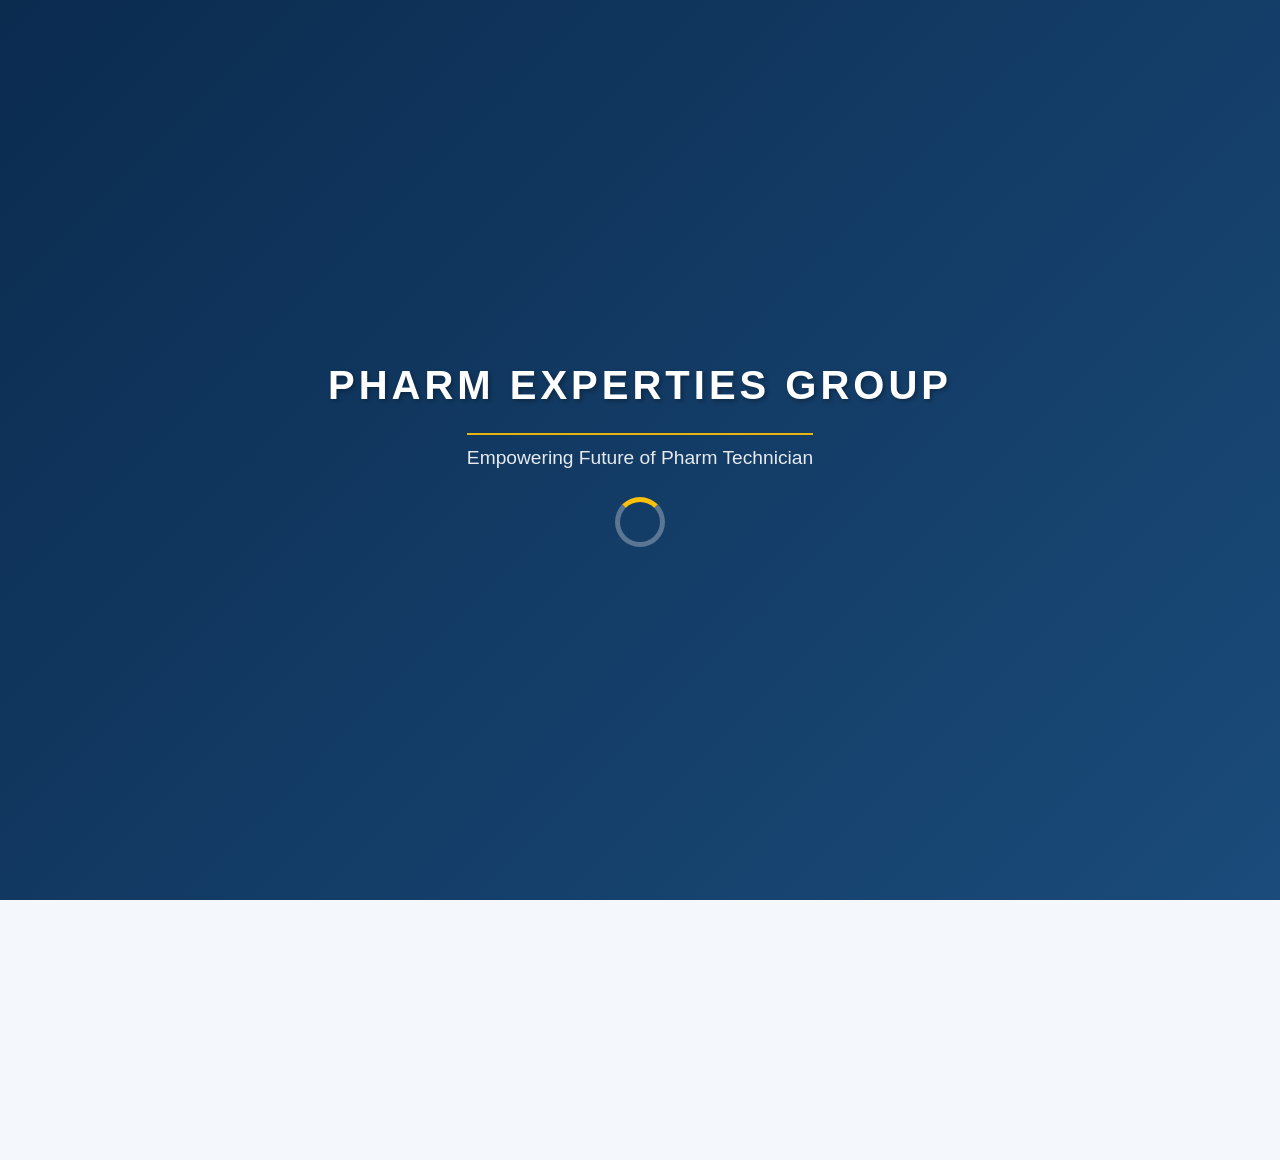
<file: index.html>
<!DOCTYPE html>
<html lang="en">
<head>
    <meta charset="UTF-8">
    <meta name="viewport" content="width=device-width, initial-scale=1.0, maximum-scale=1.0, user-scalable=yes">
    <title>DawaSmart | Your Ultimate Study Companion</title>
    <!-- Font Awesome for icons -->
    <link rel="stylesheet" href="https://cdnjs.cloudflare.com/ajax/libs/font-awesome/6.0.0-beta3/css/all.min.css">
    <link rel="stylesheet" href="style.css">
    <!-- Google AdSense placeholder (replace with your code) -->
    <script async src="https://pagead2.googlesyndication.com/pagead/js/adsbygoogle.js?client=ca-pub-XXXXXXXXXXXXXXXX" crossorigin="anonymous"></script>
    <style>
        /* Loading overlay – full screen */
        .loading-overlay {
            position: fixed;
            top: 0;
            left: 0;
            width: 100%;
            height: 100%;
            background: linear-gradient(135deg, #0b2b4f 0%, #1a4b7a 100%);
            color: white;
            display: flex;
            flex-direction: column;
            align-items: center;
            justify-content: center;
            z-index: 9999;
            transition: opacity 0.8s ease, visibility 0.8s ease;
            font-family: 'Segoe UI', sans-serif;
        }
        .loading-overlay.hidden {
            opacity: 0;
            visibility: hidden;
            pointer-events: none;
        }
        .loading-text {
            font-size: 2.5rem;
            font-weight: 700;
            letter-spacing: 4px;
            margin-bottom: 1rem;
            text-shadow: 2px 2px 4px rgba(0,0,0,0.3);
            animation: pulse 1.5s infinite;
        }
        .loading-sub {
            font-size: 1.2rem;
            opacity: 0.9;
            font-weight: 300;
            border-top: 2px solid #ffc107;
            padding-top: 0.5rem;
        }
        @keyframes pulse {
            0% { transform: scale(1); }
            50% { transform: scale(1.05); }
            100% { transform: scale(1); }
        }
        .spinner {
            width: 50px;
            height: 50px;
            border: 5px solid rgba(255,255,255,0.3);
            border-top: 5px solid #ffc107;
            border-radius: 50%;
            animation: spin 1s linear infinite;
            margin-top: 1.5rem;
        }
        @keyframes spin {
            0% { transform: rotate(0deg); }
            100% { transform: rotate(360deg); }
        }
        /* Main content initially hidden */
        .main-content {
            opacity: 0;
            transition: opacity 0.8s ease;
        }
        .main-content.visible {
            opacity: 1;
        }

        /* Advanced Footer Styles */
        .advanced-footer {
            background: #0b2b4f;
            color: #f0f0f0;
            padding: 3rem 5% 1rem;
            margin-top: 3rem;
            font-size: 0.95rem;
        }
        .footer-grid {
            display: grid;
            grid-template-columns: repeat(auto-fit, minmax(220px, 1fr));
            gap: 2rem;
            margin-bottom: 2rem;
        }
        .footer-col h3 {
            color: #ffc107;
            font-size: 1.2rem;
            margin-bottom: 1.2rem;
            position: relative;
            padding-bottom: 0.5rem;
        }
        .footer-col h3::after {
            content: '';
            position: absolute;
            left: 0;
            bottom: 0;
            width: 40px;
            height: 2px;
            background: #ffc107;
        }
        .footer-col p {
            line-height: 1.6;
            margin-bottom: 0.8rem;
        }
        .footer-col ul {
            list-style: none;
            padding: 0;
        }
        .footer-col ul li {
            margin-bottom: 0.6rem;
        }
        .footer-col ul li a {
            color: #f0f0f0;
            text-decoration: none;
            transition: color 0.3s;
        }
        .footer-col ul li a:hover {
            color: #ffc107;
            padding-left: 5px;
        }
        .contact-item {
            display: flex;
            align-items: center;
            gap: 0.8rem;
            margin-bottom: 0.8rem;
        }
        .contact-item i {
            width: 20px;
            color: #ffc107;
            font-size: 1.1rem;
        }
        .social-links {
            display: flex;
            gap: 1rem;
            margin-top: 1rem;
        }
        .social-links a {
            display: inline-flex;
            align-items: center;
            justify-content: center;
            width: 36px;
            height: 36px;
            background: rgba(255,255,255,0.1);
            border-radius: 50%;
            color: white;
            transition: all 0.3s;
        }
        .social-links a:hover {
            background: #ffc107;
            color: #0b2b4f;
            transform: translateY(-3px);
        }
        .footer-bottom {
            border-top: 1px solid rgba(255,255,255,0.1);
            padding-top: 1.5rem;
            display: flex;
            justify-content: space-between;
            align-items: center;
            flex-wrap: wrap;
            gap: 1rem;
            font-size: 0.85rem;
        }
        .footer-bottom-links a {
            color: #f0f0f0;
            text-decoration: none;
            margin-left: 1.5rem;
            transition: color 0.3s;
        }
        .footer-bottom-links a:hover {
            color: #ffc107;
        }
        @media (max-width: 768px) {
            .footer-bottom {
                flex-direction: column;
                text-align: center;
            }
            .footer-bottom-links a {
                margin: 0 0.5rem;
            }
        }
    </style>
</head>





<body>
    <!-- Loading overlay hapa ni sehemu ya mwanzo kabisa website inapoanza kufunguka -->
    
    <div class="loading-overlay" id="loadingOverlay">
        <div class="loading-text">PHARM EXPERTIES GROUP</div>
        <div class="loading-sub">Empowering Future of Pharm Technician</div>
        <div class="spinner"></div>
    </div>




    <!-- Main content wrapper hii ndo Menu yetu -->
    <div class="main-content" id="mainContent">
        <header>
            <div class="logo">Dawa<span>Smart</span></div>
            <nav class="navbar">
                <ul class="nav-menu">
                    <li><a href="index.html" class="active">Home</a></li>
                    <li><a href="pharmacology.html">Pharmacology</a></li>
                    <li><a href="calculations.html">Calculations</a></li>
                    <li><a href="law-ethics.html">Law & Ethics</a></li>
                    <li><a href="study-field.html">Study Field</a></li>
                    <li><a href="about.html">About Us</a></li>
                    <li><a href="terms.html">Terms</a></li>
                </ul>
                <div class="hamburger">
                    <span class="bar"></span><span class="bar"></span><span class="bar"></span>
                </div>
            </nav>
        </header>
        


        <main>
            <section class="hero">
                <h1>Master Pharmacy Technician Exams with Confidence</h1>
                <p>Curated notes, calculations, law, and ethics , all in one place. No distractions, pure focus.</p>
                <a href="#modules" class="cta-btn">Explore </a>
            </section>

            <section id="modules" class="modules-grid">
                <div class="module-card" onclick="location.href='pharmacology.html';">
                    <h2>🧬 Pharmacology</h2>
                    <p>Rational Use ,Drug actions, interactions, side effects, and STG , NEML are simplified.</p>
                </div>
                <div class="module-card" onclick="location.href='calculations.html';">
                    <h2>🧮 Calculations</h2>
                    <p>Dosage, compounding, IV rates, dilutions , QA ,Production step by step solved problems.</p>
                </div>
                <div class="module-card" onclick="location.href='law-ethics.html';">
                    <h2>⚖️ Law & Ethics</h2>
                    <p>Pharmacy Act, regulations, code of conduct, and professional responsibilities.</p>
                </div>
                <div class="module-card" onclick="location.href='study-field.html';">
                    <h2>📚 Study Field</h2>
                    <p>community cases, dispensing tips, and Brand Medicine knowledge.</p>
                </div>
            </section>


            <!-- Ad space hapa ni kwaajili ya google Adsense 
            <div class="ad-banner">
                <p>Advertisement</p>
            </div>
                    -->
            
        </main>


        <!-- Advanced Footer -->
        <footer class="advanced-footer">
            <div class="footer-grid">
                <!-- About Column -->
                <div class="footer-col">
                    <h3>DawaSmart</h3>
                    <p>Your trusted companion for pharmacy professional exams. We provide curated notes, calculations, law, and practical scenarios to help you succeed.</p>
                    <div class="social-links">
                        <a href="https://www.facebook.com/people/Pharmacy-council-Tanzania/61560595871849/"><i class="fab fa-facebook-f"></i></a>
                        <a href="https://twitter.com/Pharm_council:"><i class="fab fa-twitter"></i></a>
                        <a href="#"><i class="fab fa-linkedin-in"></i></a>
                        <a href="#https://wa.me/255622059782"><i class="fab fa-whatsapp"></i></a>
                        <a href="https://yout.be/no_PFXgb9z4"><i class="fab fa-youtube"></i></a>
                    </div>
                </div>
                <!-- Quick Links -->
                <div class="footer-col">
                    <h3>Quick Links</h3>
                    <ul>
                        <li><a href="https://www.pc.go.tz/"><i class="fas fa-chevron-right" style="font-size: 0.7rem; margin-right: 0.5rem;"></i>Pharmacy Council-(PC)</a></li>
                        <li><a href="https://www.moh.go.tz/"><i class="fas fa-chevron-right" style="font-size: 0.7rem; margin-right: 0.5rem;"></i>Ministry of Health-(MOH)</a></li>
                        <li><a href="https://www.who.int/"><i class="fas fa-chevron-right" style="font-size: 0.7rem; margin-right: 0.5rem;"></i>World Health Organization-(WHO)</a></li>
                        <li><a href="https://www.tmda.go.tz/"><i class="fas fa-chevron-right" style="font-size: 0.7rem; margin-right: 0.5rem;"></i>TMDA</a></li>
                        <li><a href="https://www.nacte.go.tz/"><i class="fas fa-chevron-right" style="font-size: 0.7rem; margin-right: 0.5rem;"></i>NACTIVET</a></li>
                        <li><a href="https://www.tcu.go.tz/"><i class="fas fa-chevron-right" style="font-size: 0.7rem; margin-right: 0.5rem;"></i>TCU</a></li>
                    </ul>
                </div>

                <!-- Contact Info -->
                <div class="footer-col">
                    <h3>Contact Us</h3>
                    <div class="contact-item">
                        <i class="fas fa-map-marker-alt"></i>
                        <span>Mwanza, Tanzania</span>
                    </div>
                    <div class="contact-item">
                        <i class="fas fa-phone-alt"></i>
                        <span>+255 622 059 782</span>
                    </div>
                    <div class="contact-item">
                        <i class="fas fa-envelope"></i>
                        <span>pharmexpertgroup123@gmail.com</span>
                    </div>
                    <div class="contact-item">
                        <i class="fas fa-globe"></i>
                        <span>www.dawa smart.com</span>
                    </div>
                </div>
                <!-- Support/Newsletter -->
                <div class="footer-col">
                    <h3>Stay Updated</h3>
                    <p>Subscribe to our newsletter for the latest updates and study tips.</p>
                    <form style="display: flex; margin-top: 1rem;">
                        <input type="email" placeholder="Your email" style="flex: 1; padding: 0.6rem; border: none; border-radius: 4px 0 0 4px;">
                        <button style="background: #ffc107; color: #0b2b4f; border: none; padding: 0 1rem; border-radius: 0 4px 4px 0; font-weight: bold; cursor: pointer;">Go</button>
                    </form>
                </div>
            </div>
            <!-- Bottom Bar -->
            <div class="footer-bottom">
                <div>&copy; 2026 PharmExpertiesGroup. All rights reserved. Created by AMOS KALELEMBA.</div>
                <div class="footer-bottom-links">
                    <a href="privacy.html">Privacy Policy</a>
                    <a href="terms.html">Terms of Use</a>
                    <a href="sitemap.html">Sitemap</a>
                </div>
            </div>
        </footer>
    </div>

    <script src="script.js"></script>
    <script>
        // Show loading overlay for at least 2 seconds, then fade to main content
        window.addEventListener('load', function() {
            setTimeout(function() {
                document.getElementById('loadingOverlay').classList.add('hidden');
                document.getElementById('mainContent').classList.add('visible');
            }, 2000); // Adjust time as needed
        });

        window.addEventListener('pageshow', function(event) {
            if (event.persisted) {
                document.getElementById('loadingOverlay').classList.remove('hidden');
                document.getElementById('mainContent').classList.remove('visible');
                setTimeout(function() {
                    document.getElementById('loadingOverlay').classList.add('hidden');
                    document.getElementById('mainContent').classList.add('visible');
                }, 2000);
            }
        });
    </script>
</body>
</html>
</file>
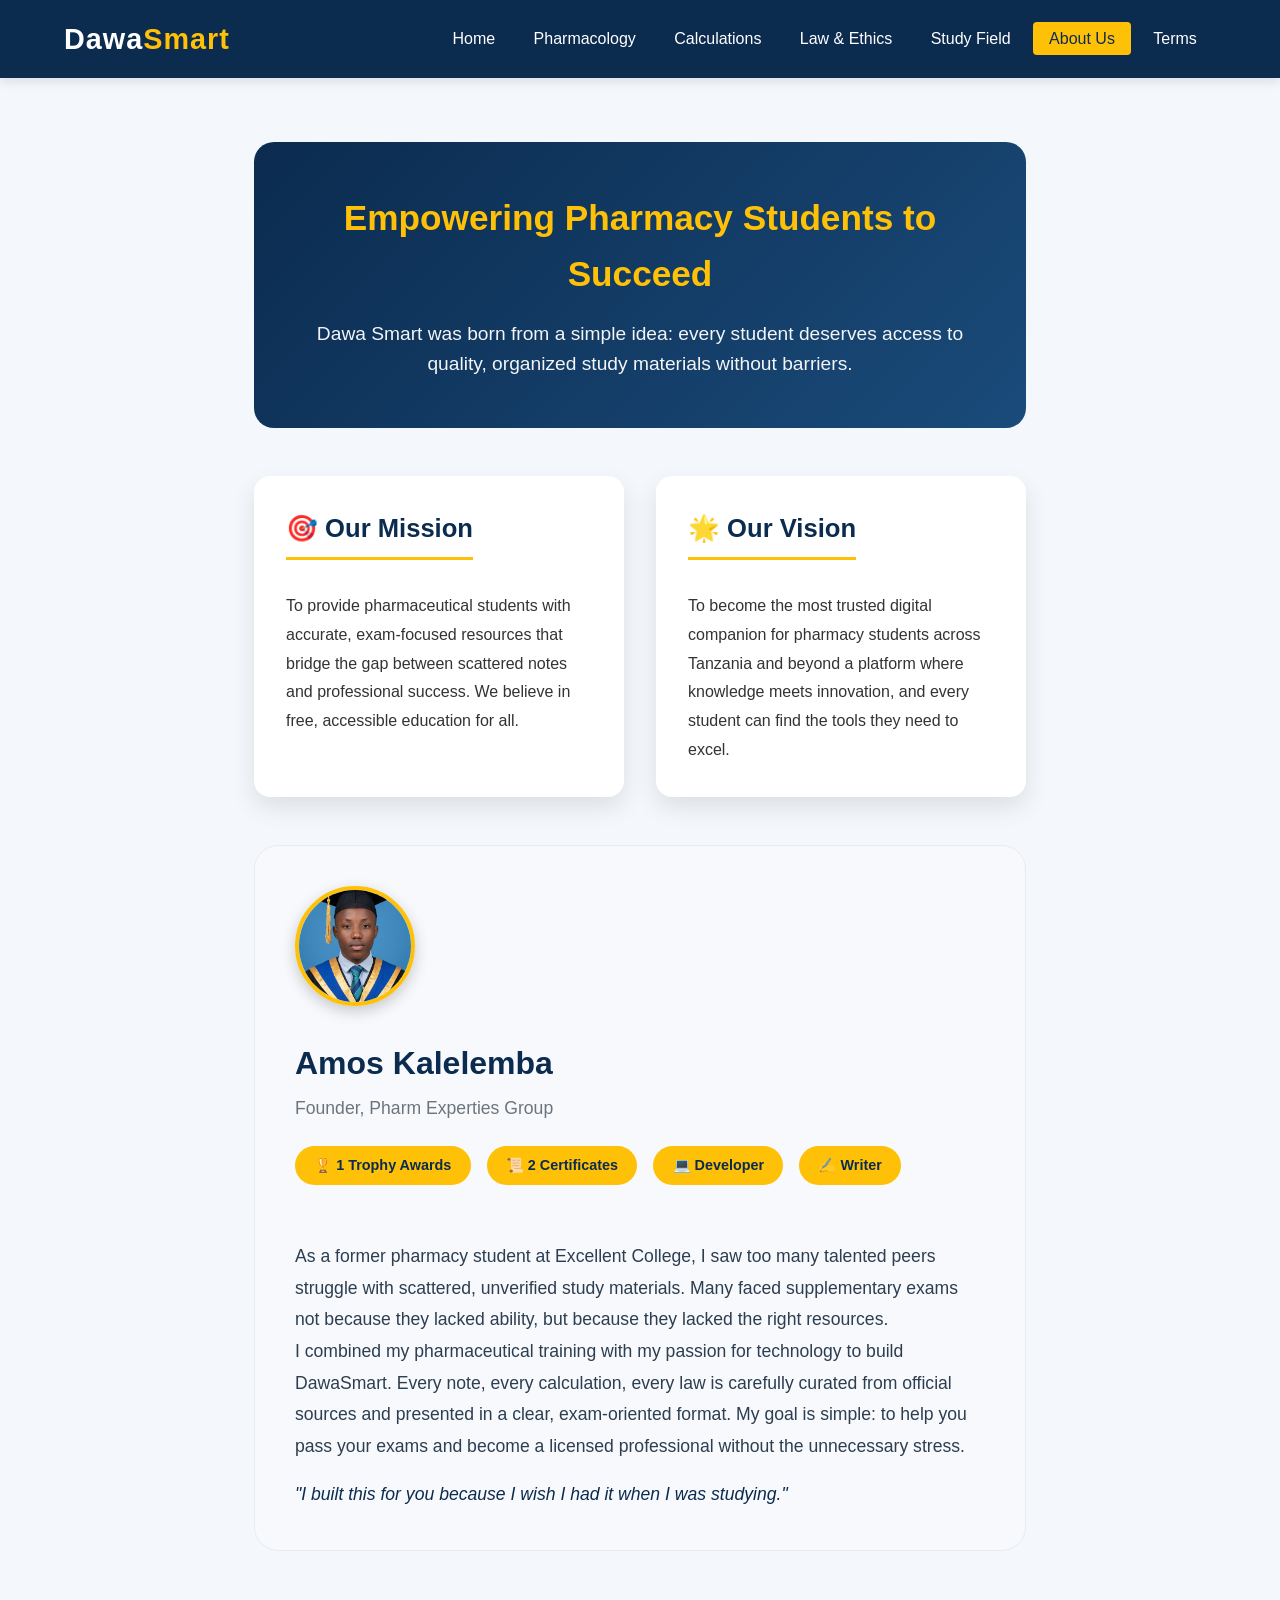
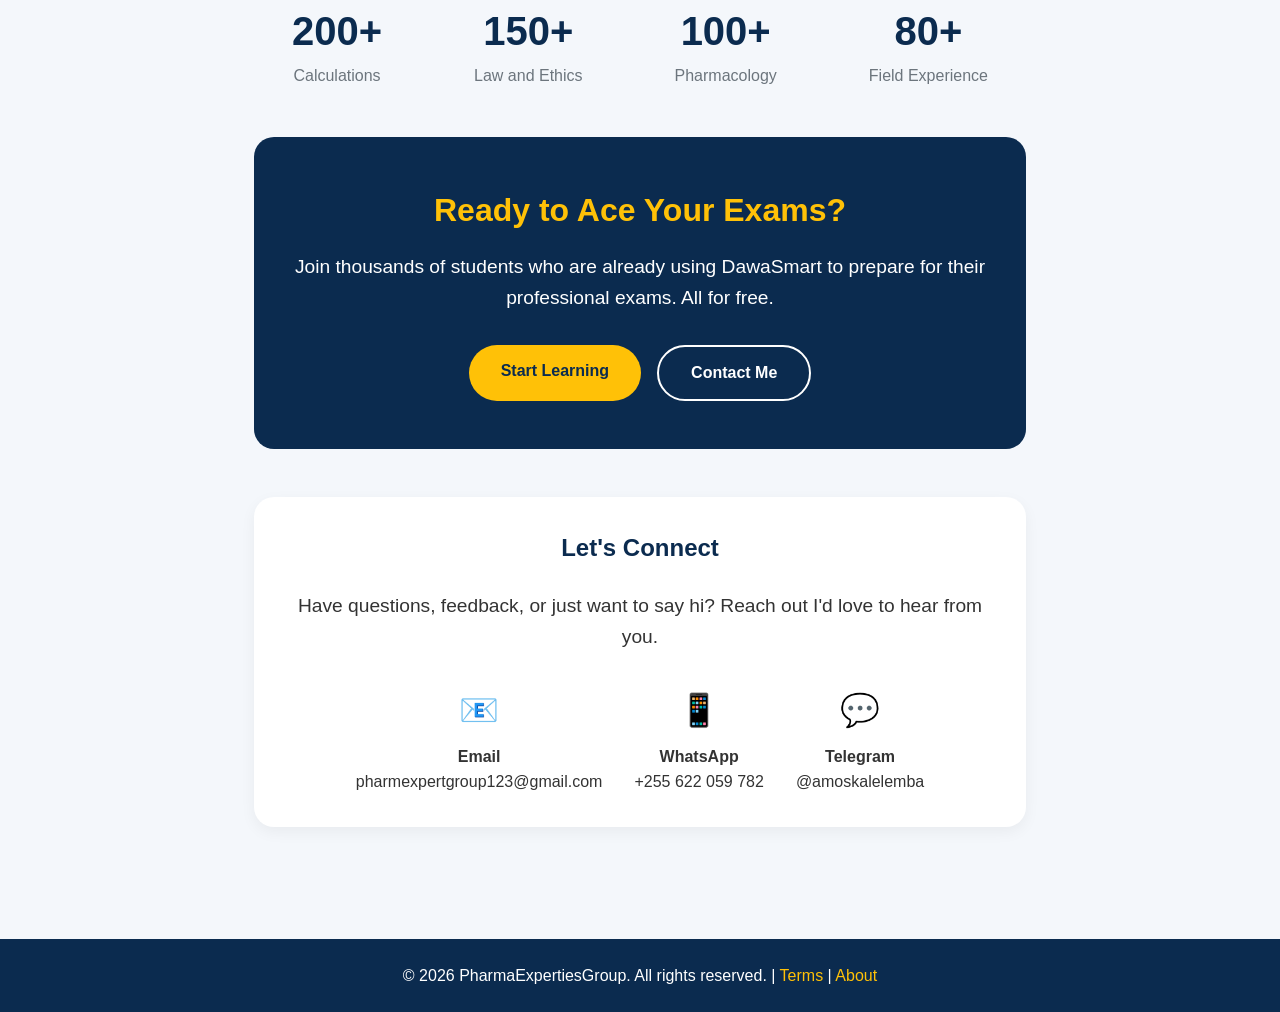
<file: about.html>
<!DOCTYPE html>
<html lang="en">
<head>
    <meta charset="UTF-8">
    <meta name="viewport" content="width=device-width, initial-scale=1.0, maximum-scale=1.0, user-scalable=yes">
    <title>DawaSmart  -About Us</title>
    <link rel="stylesheet" href="style.css">
    <!-- Google AdSense placeholder -->
    <script async src="https://pagead2.googlesyndication.com/pagead/js/adsbygoogle.js?client=ca-pub-XXXXXXXXXXXXXXXX" crossorigin="anonymous"></script>
    <style>
        /* About page specific styling - refined */
        .about-hero {
            background: linear-gradient(135deg, #0b2b4f 0%, #1a4b7a 100%);
            color: white;
            padding: 3rem 2rem;
            border-radius: 20px;
            margin: 2rem 0;
            text-align: center;
        }
        .about-hero h2 {
            font-size: 2.2rem;
            margin-bottom: 1rem;
            color: #ffc107;
        }
        .about-hero p {
            font-size: 1.2rem;
            max-width: 800px;
            margin: 0 auto;
            opacity: 0.95;
        }
        .mission-vision {
            display: grid;
            grid-template-columns: 1fr 1fr;
            gap: 2rem;
            margin: 3rem 0;
        }
        .mission-card, .vision-card {
            background: white;
            padding: 2rem;
            border-radius: 16px;
            box-shadow: 0 10px 25px rgba(0,0,0,0.1);
            transition: transform 0.3s;
        }
        .mission-card:hover, .vision-card:hover {
            transform: translateY(-5px);
        }
        .mission-card h3, .vision-card h3 {
            color: #0b2b4f;
            font-size: 1.6rem;
            margin-bottom: 1rem;
            border-bottom: 3px solid #ffc107;
            padding-bottom: 0.5rem;
            display: inline-block;
        }
        .creator-profile {
            background: #f8f9fc;
            border-radius: 24px;
            padding: 2.5rem;
            margin: 3rem 0;
            border: 1px solid #e9ecef;
        }
        .profile-header {
            display: flex;
            align-items: center;
            gap: 2rem;
            margin-bottom: 2rem;
            flex-wrap: wrap;
        }
        .profile-avatar {
            width: 120px;
            height: 120px;
            border-radius: 50%;
            overflow: hidden;
            border: 4px solid #ffc107;
            box-shadow: 0 5px 15px rgba(0,0,0,0.2);
        }
        .profile-avatar img {
            width: 100%;
            height: 100%;
            object-fit: cover;
        }
        .profile-name h3 {
            font-size: 2rem;
            color: #0b2b4f;
            margin-bottom: 0.3rem;
        }
        .profile-name p {
            color: #6c757d;
            font-size: 1.1rem;
        }
        .achievement-badges {
            display: flex;
            gap: 1rem;
            flex-wrap: wrap;
            margin: 1.5rem 0;
        }
        .badge {
            background: #ffc107;
            color: #0b2b4f;
            padding: 0.5rem 1.2rem;
            border-radius: 50px;
            font-weight: 600;
            font-size: 0.9rem;
            display: inline-flex;
            align-items: center;
            gap: 0.3rem;
        }
        .story-text {
            line-height: 1.8;
            color: #2c3e50;
            font-size: 1.1rem;
        }
        .cta-section {
            background: #0b2b4f;
            color: white;
            padding: 3rem 2rem;
            border-radius: 20px;
            text-align: center;
            margin: 3rem 0;
        }
        .cta-section h3 {
            font-size: 2rem;
            margin-bottom: 1rem;
            color: #ffc107;
        }
        .cta-section p {
            font-size: 1.2rem;
            max-width: 700px;
            margin: 0 auto 2rem;
        }
        .cta-buttons {
            display: flex;
            gap: 1rem;
            justify-content: center;
            flex-wrap: wrap;
        }
        .cta-btn-primary, .cta-btn-secondary {
            padding: 0.8rem 2rem;
            border-radius: 50px;
            font-weight: 600;
            text-decoration: none;
            transition: transform 0.3s;
        }
        .cta-btn-primary {
            background: #ffc107;
            color: #0b2b4f;
        }
        .cta-btn-secondary {
            background: transparent;
            color: white;
            border: 2px solid white;
        }
        .cta-btn-primary:hover, .cta-btn-secondary:hover {
            transform: scale(1.05);
        }
        @media (max-width: 768px) {
            .mission-vision {
                grid-template-columns: 1fr;
            }
            .profile-header {
                justify-content: center;
                text-align: center;
            }
        }
    </style>
</head>
<body>
    <header>
        <div class="logo">Dawa<span>Smart</span></div>
        <nav class="navbar">
            <ul class="nav-menu">
                <li><a href="index.html">Home</a></li>
                <li><a href="pharmacology.html">Pharmacology</a></li>
                <li><a href="calculations.html">Calculations</a></li>
                <li><a href="law-ethics.html">Law & Ethics</a></li>
                <li><a href="study-field.html">Study Field</a></li>
                <li><a href="about.html" class="active">About Us</a></li>
                <li><a href="terms.html">Terms</a></li>
            </ul>
            <div class="hamburger">
                <span class="bar"></span><span class="bar"></span><span class="bar"></span>
            </div>
        </nav>
    </header>

    <main class="content-page">
        <!-- Hero Section -->
        <div class="about-hero">
            <h2>Empowering Pharmacy Students to Succeed</h2>
            <p>Dawa Smart was born from a simple idea: every student deserves access to quality, organized study materials without barriers.</p>
        </div>

        <!-- Mission & Vision -->
        <div class="mission-vision">
            <div class="mission-card">
                <h3>🎯 Our Mission</h3>
                <p style="margin-top: 1rem; line-height: 1.8;">To provide pharmaceutical students with accurate, exam-focused resources that bridge the gap between scattered notes and professional success. We believe in free, accessible education for all.</p>
            </div>
            <div class="vision-card">
                <h3>🌟 Our Vision</h3>
                <p style="margin-top: 1rem; line-height: 1.8;">To become the most trusted digital companion for pharmacy students across Tanzania and beyond a platform where knowledge meets innovation, and every student can find the tools they need to excel.</p>
            </div>
        </div>




        <!-- Creator Profile - Streamlined -->
        <div class="creator-profile">
            <div class="profile-header">
                <div class="profile-avatar">

                    <!-- External image placeholder - replace with your actual photo URL -->
                    <img src="images\profile.jpg" alt="Amos Kalelemba">
                </div>
                <div class="profile-name">
                    <h3>Amos Kalelemba</h3>
                    <p>Founder, Pharm Experties Group</p>
                    <div class="achievement-badges">
                        <span class="badge">🏆 1 Trophy Awards</span>
                        <span class="badge">📜 2 Certificates</span>
                        <span class="badge">💻 Developer</span>
                        <span class="badge">✍️ Writer</span>
                    </div>
                </div>
            </div>
            
            <div class="story-text">
                <p>As a former pharmacy student at Excellent College, I saw too many talented peers struggle with scattered, unverified study materials. Many faced supplementary exams not because they lacked ability, but because they lacked the right resources.</p>
                <p>I combined my pharmaceutical training with my passion for technology to build DawaSmart. Every note, every calculation, every law is carefully curated from official sources and presented in a clear, exam-oriented format. My goal is simple: to help you pass your exams and become a licensed professional without the unnecessary stress.</p>
                <p style="margin-top: 1rem; font-style: italic; color: #0b2b4f;">"I built this for you because I wish I had it when I was studying."</p>
            </div>
        </div>

        <!-- Quick Stats (keep it short) -->
        <div style="display: flex; justify-content: space-around; margin: 2rem 0; flex-wrap: wrap; gap: 1rem;">
            <div style="text-align: center;">
                <div style="font-size: 2.5rem; font-weight: 700; color: #0b2b4f;">200+</div>
                <div style="color: #6c757d;">Calculations</div>
            </div>
            <div style="text-align: center;">
                <div style="font-size: 2.5rem; font-weight: 700; color: #0b2b4f;">150+</div>
                <div style="color: #6c757d;">Law and Ethics</div>
            </div>
            <div style="text-align: center;">
                <div style="font-size: 2.5rem; font-weight: 700; color: #0b2b4f;">100+</div>
                <div style="color: #6c757d;">Pharmacology</div>
            </div>
            <div style="text-align: center;">
                <div style="font-size: 2.5rem; font-weight: 700; color: #0b2b4f;">80+</div>
                <div style="color: #6c757d;">Field Experience</div>
            </div>
        </div>


        <!-- Call to Action Section -->
        <div class="cta-section">
            <h3>Ready to Ace Your Exams?</h3>
            <p>Join thousands of students who are already using DawaSmart to prepare for their professional exams. All for free.</p>
            <div class="cta-buttons">
                <a href="pharmacology.html" class="cta-btn-primary">Start Learning</a>
                <a href="#contact" class="cta-btn-secondary">Contact Me</a>
            </div>
        </div>

        <!-- Contact / Support (simple, direct) -->
        <div id="contact" style="background: white; padding: 2rem; border-radius: 20px; box-shadow: 0 5px 15px rgba(0,0,0,0.05); margin: 3rem 0; text-align: center;">
            <h2 style="color: #0b2b4f; margin-bottom: 1.5rem;">Let's Connect</h2>
            <p style="font-size: 1.2rem; margin-bottom: 2rem;">Have questions, feedback, or just want to say hi? Reach out I'd love to hear from you.</p>
            <div style="display: flex; justify-content: center; gap: 2rem; flex-wrap: wrap;">
                <div style="text-align: center;">
                    <div style="font-size: 2rem; margin-bottom: 0.5rem;">📧</div>
                    <p><strong>Email</strong><br>pharmexpertgroup123@gmail.com</p>
                </div>
                <div style="text-align: center;">
                    <div style="font-size: 2rem; margin-bottom: 0.5rem;">📱</div>
                    <p><strong>WhatsApp</strong><br>+255 622 059 782</p>
                </div>
                <div style="text-align: center;">
                    <div style="font-size: 2rem; margin-bottom: 0.5rem;">💬</div>
                    <p><strong>Telegram</strong><br>@amoskalelemba</p>
                </div>
            </div>
        </div>

        <!-- Ad space 
        <div class="ad-banner">
            <p>Advertisement</p>
        </div>
        -->
    </main>

    <footer>
        <p>&copy; 2026 PharmaExpertiesGroup. All rights reserved. | <a href="terms.html">Terms</a> | <a href="about.html">About</a></p>
    </footer>

    <script src="script.js"></script>
</body>
</html>
</file>
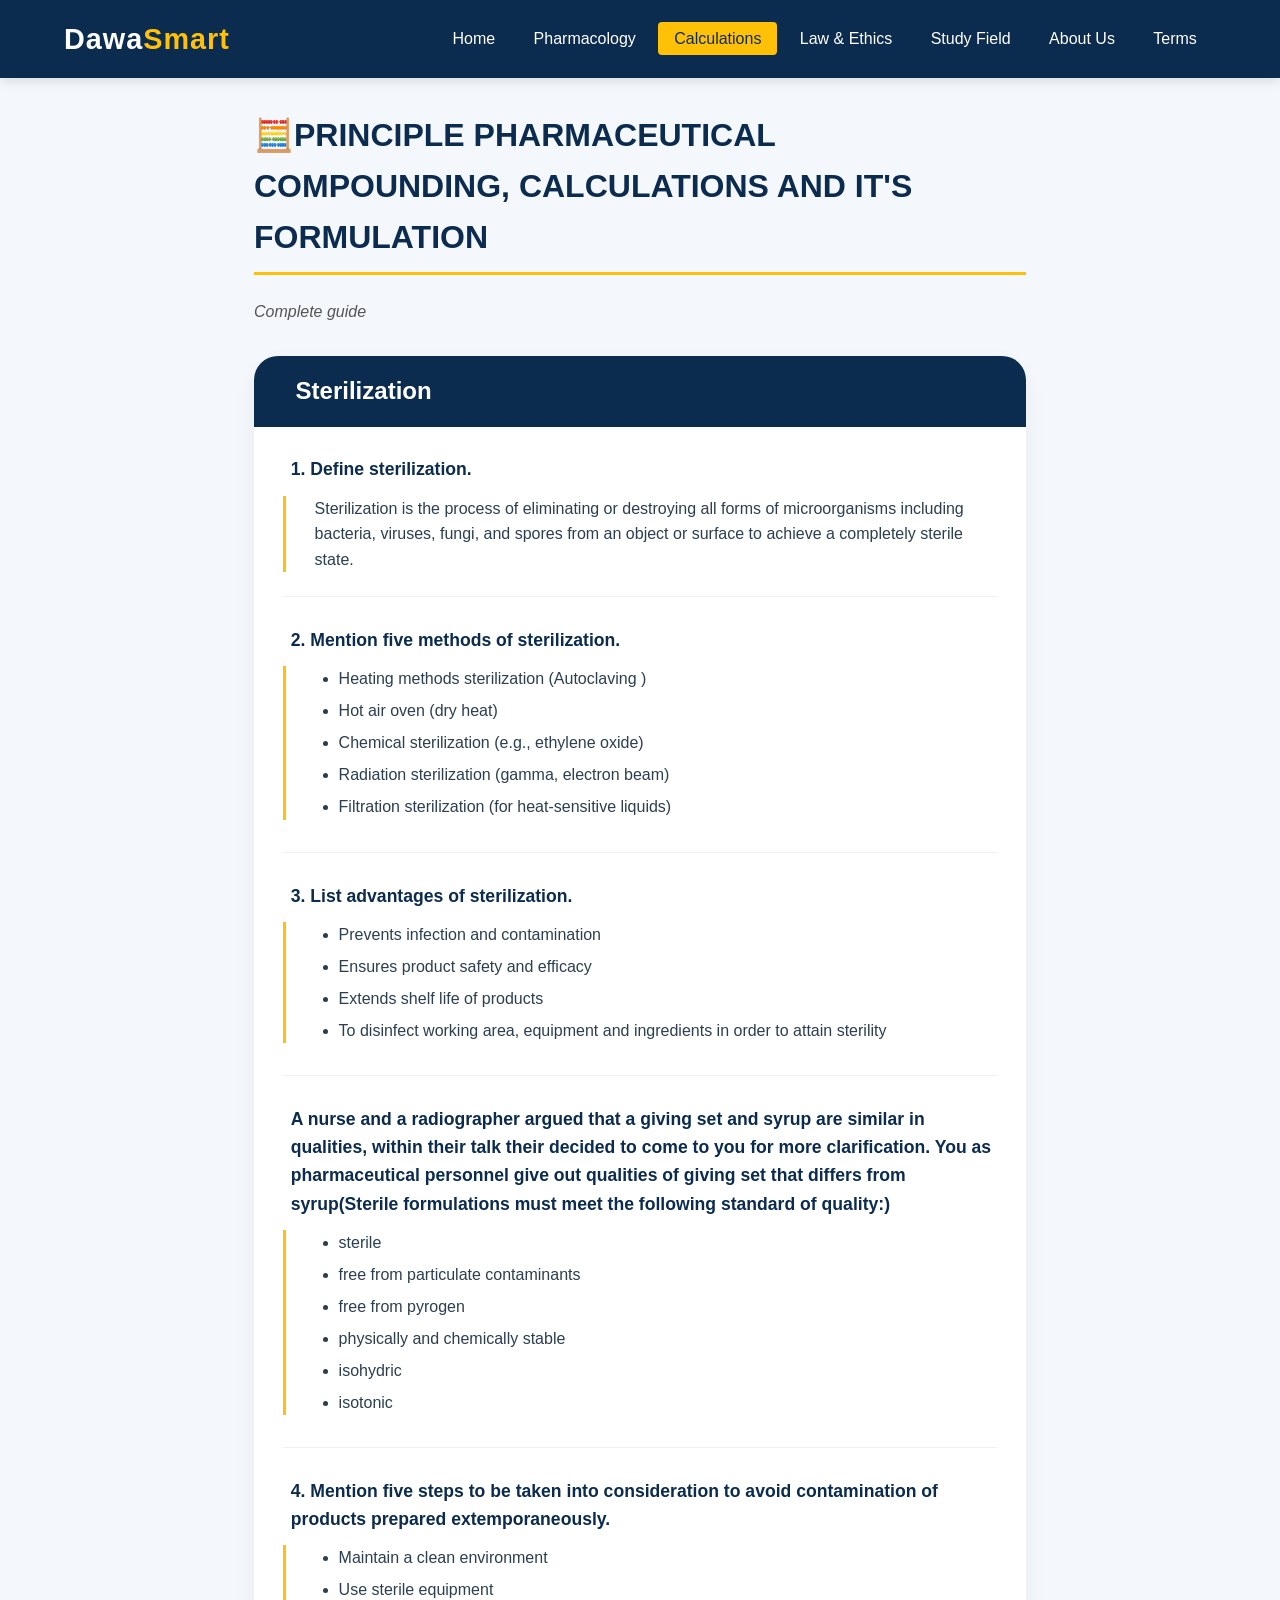
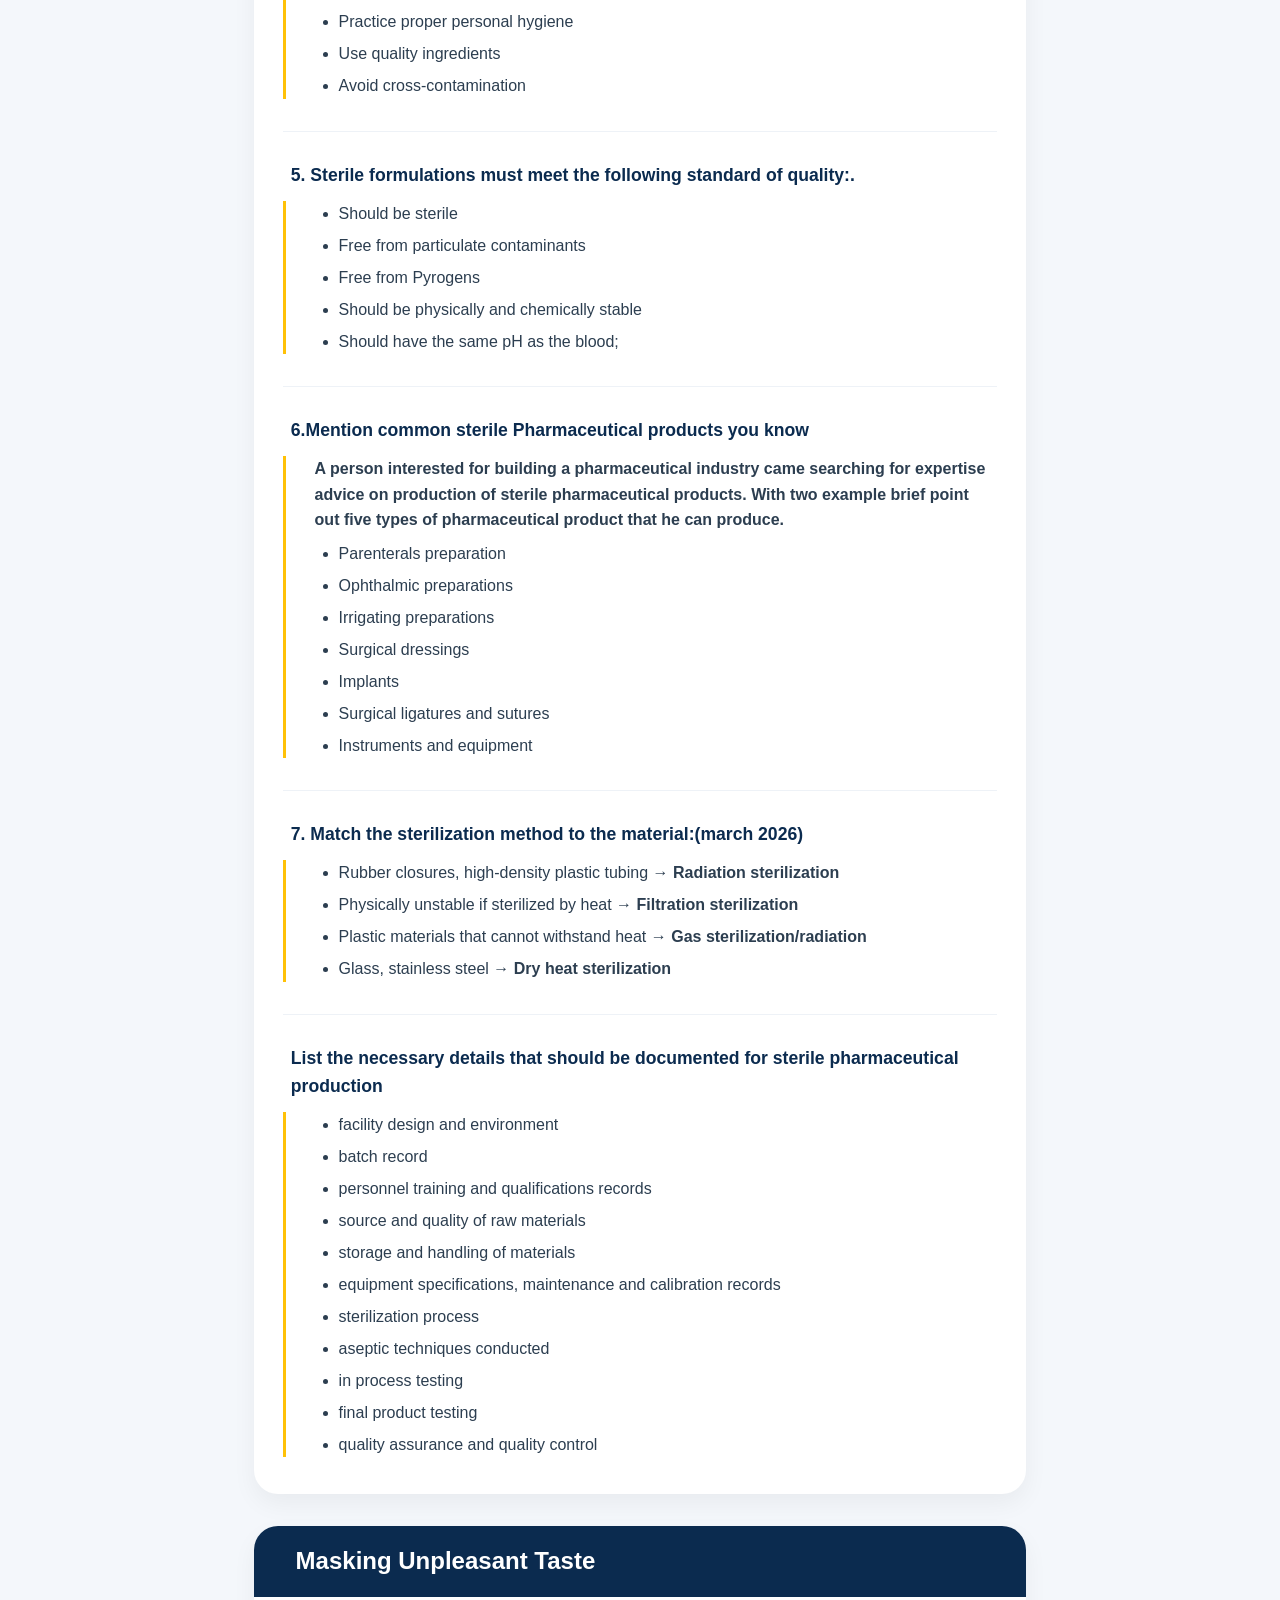
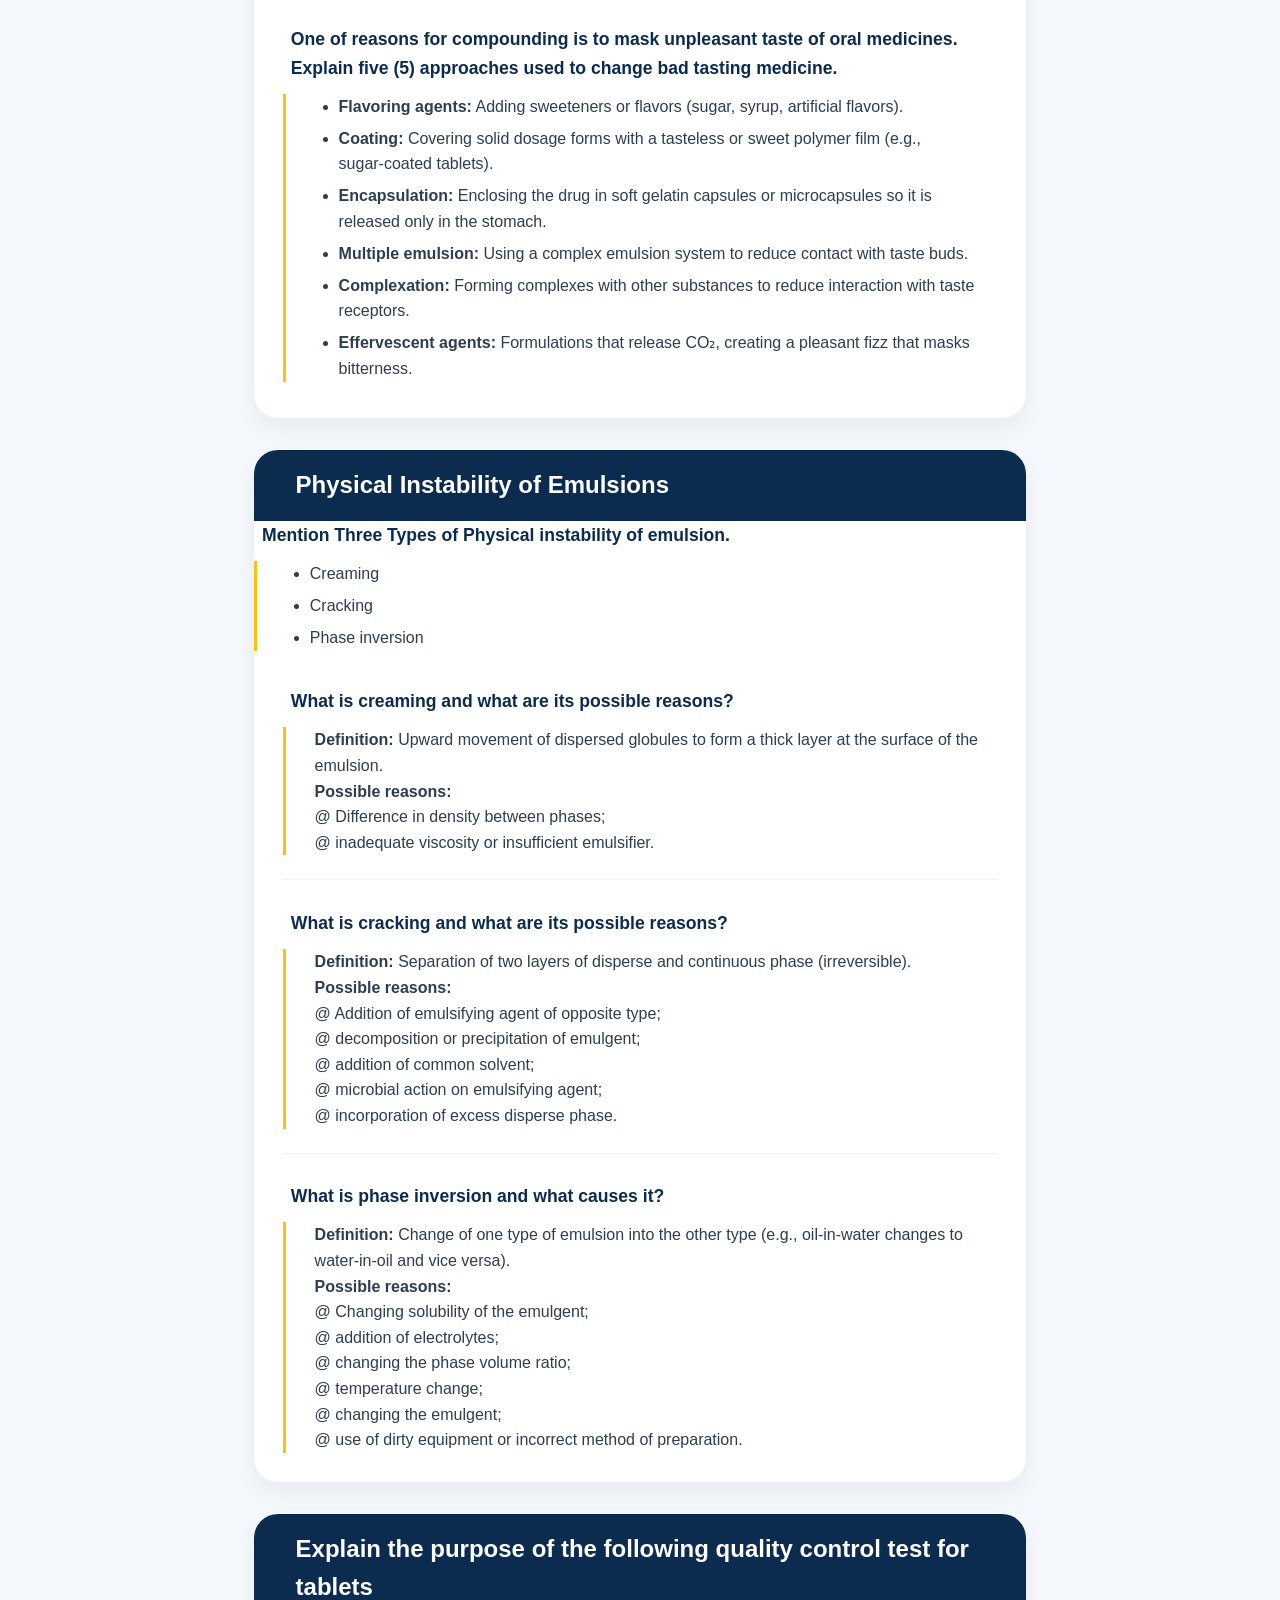
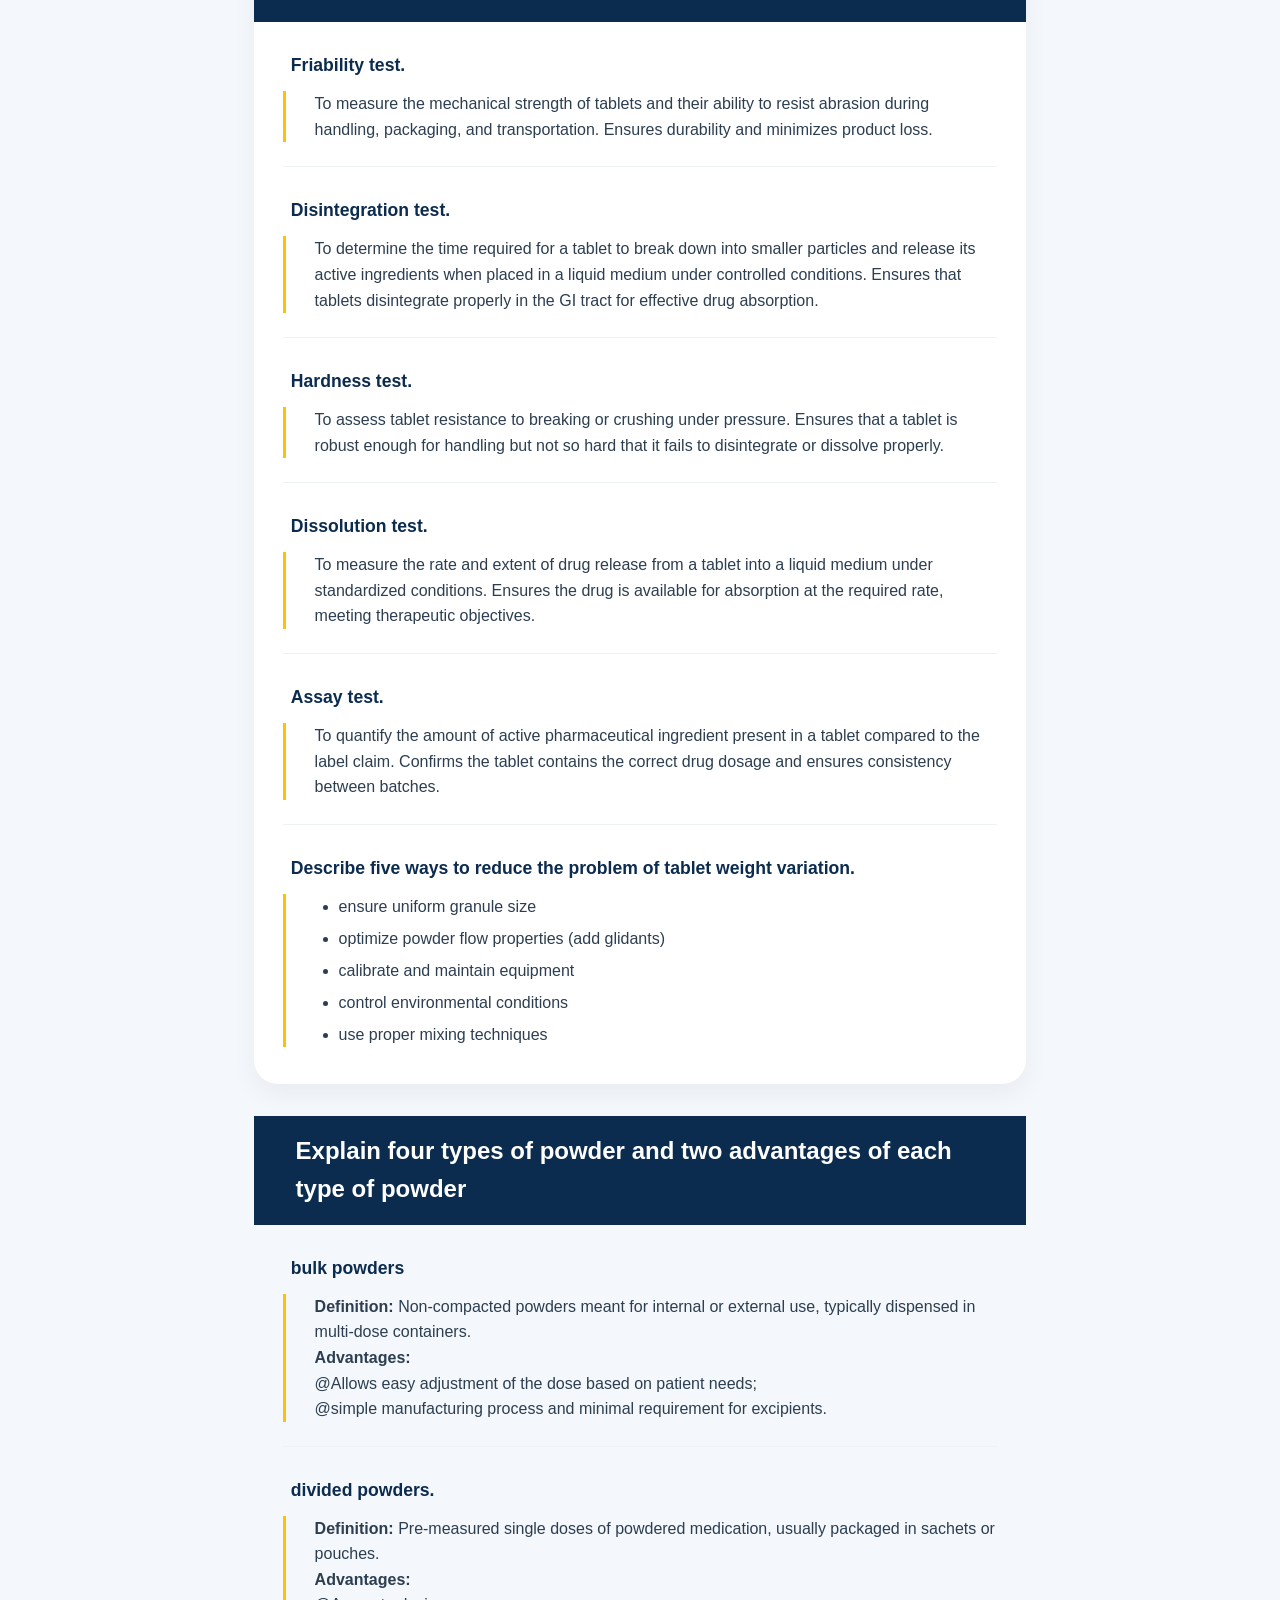
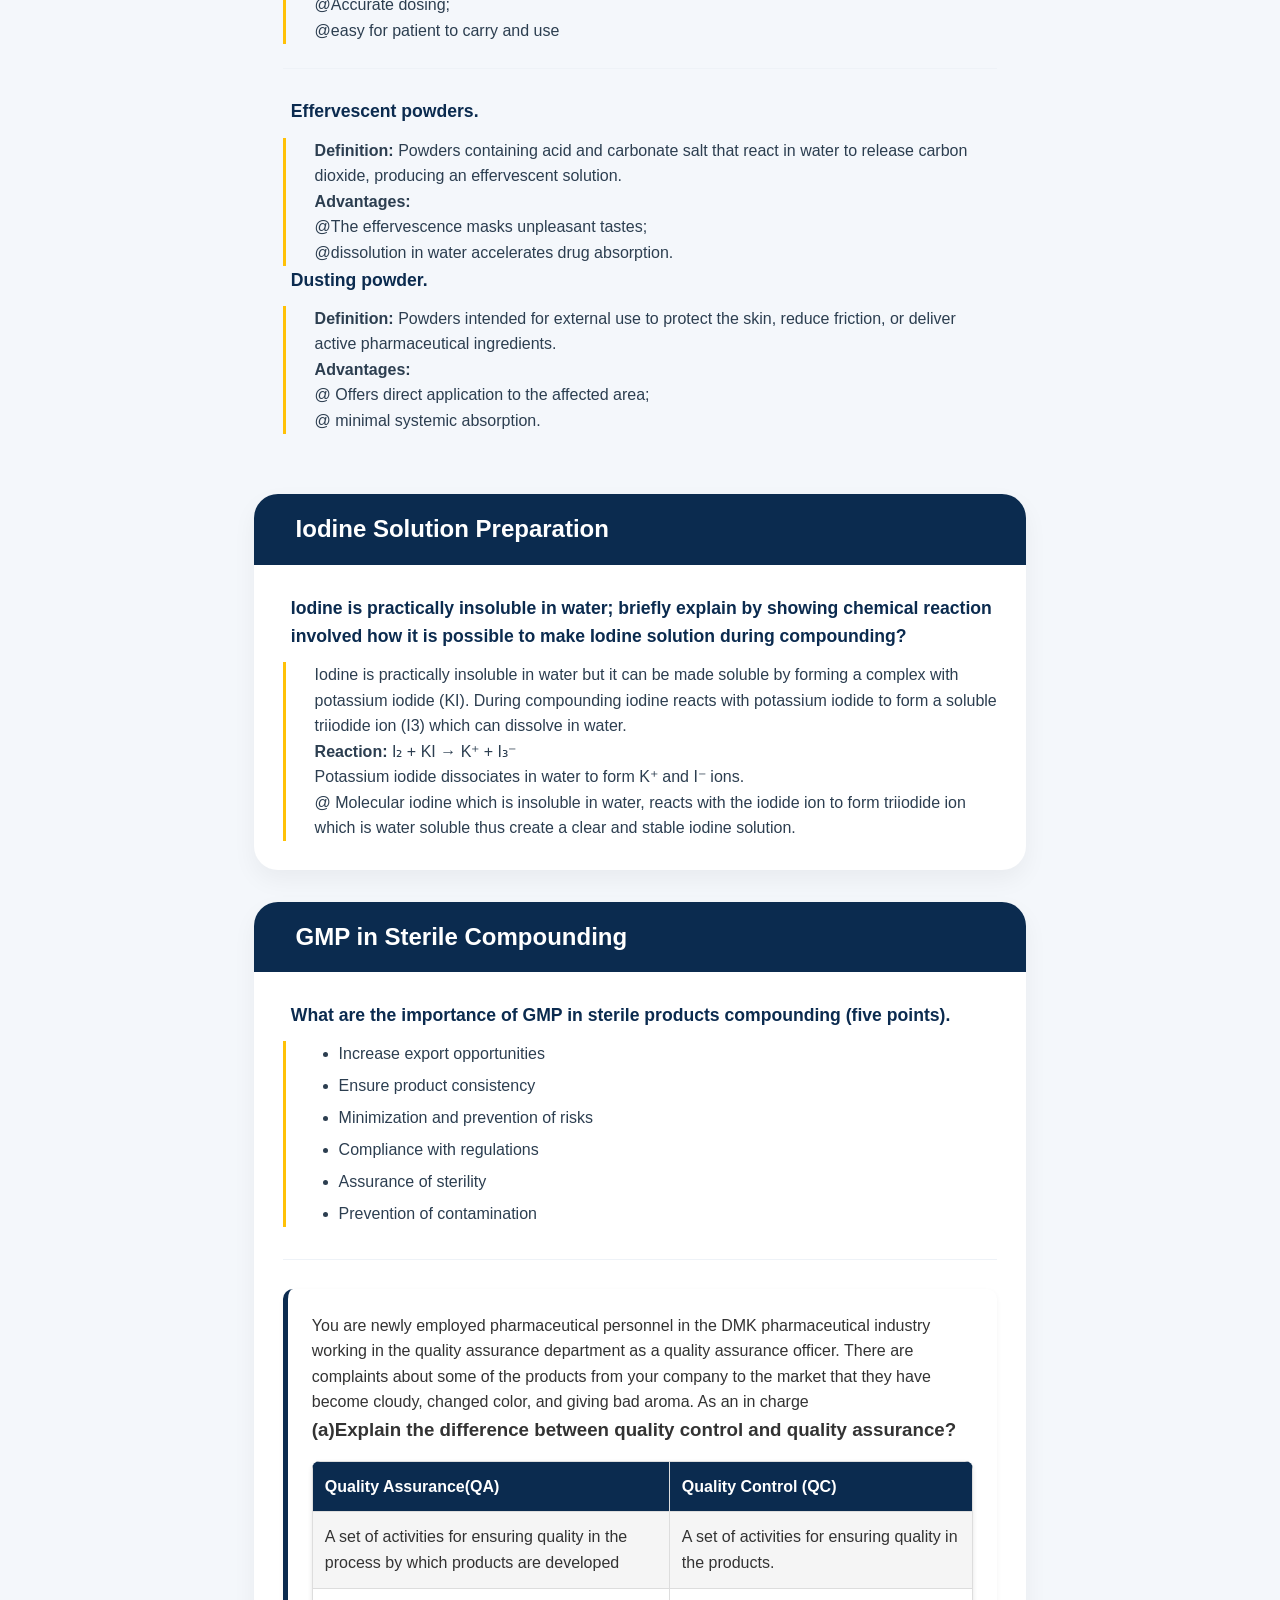
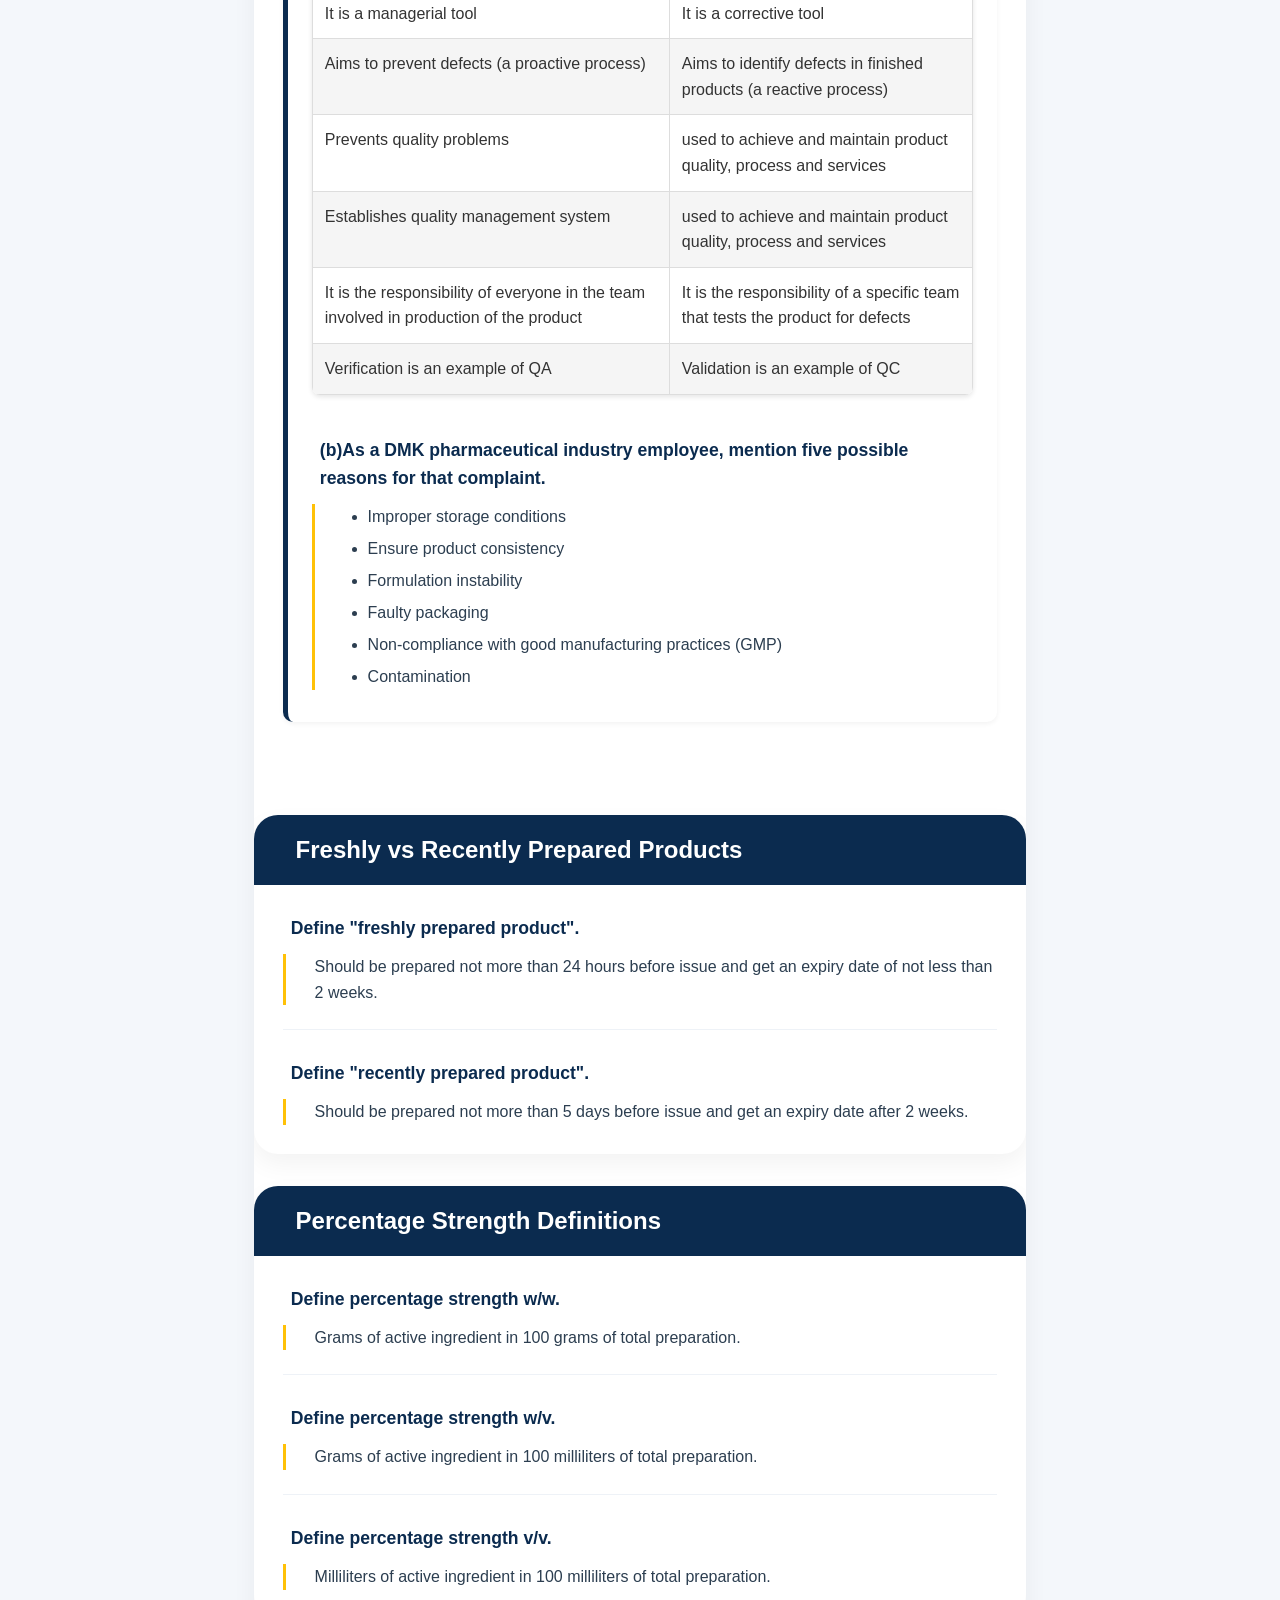
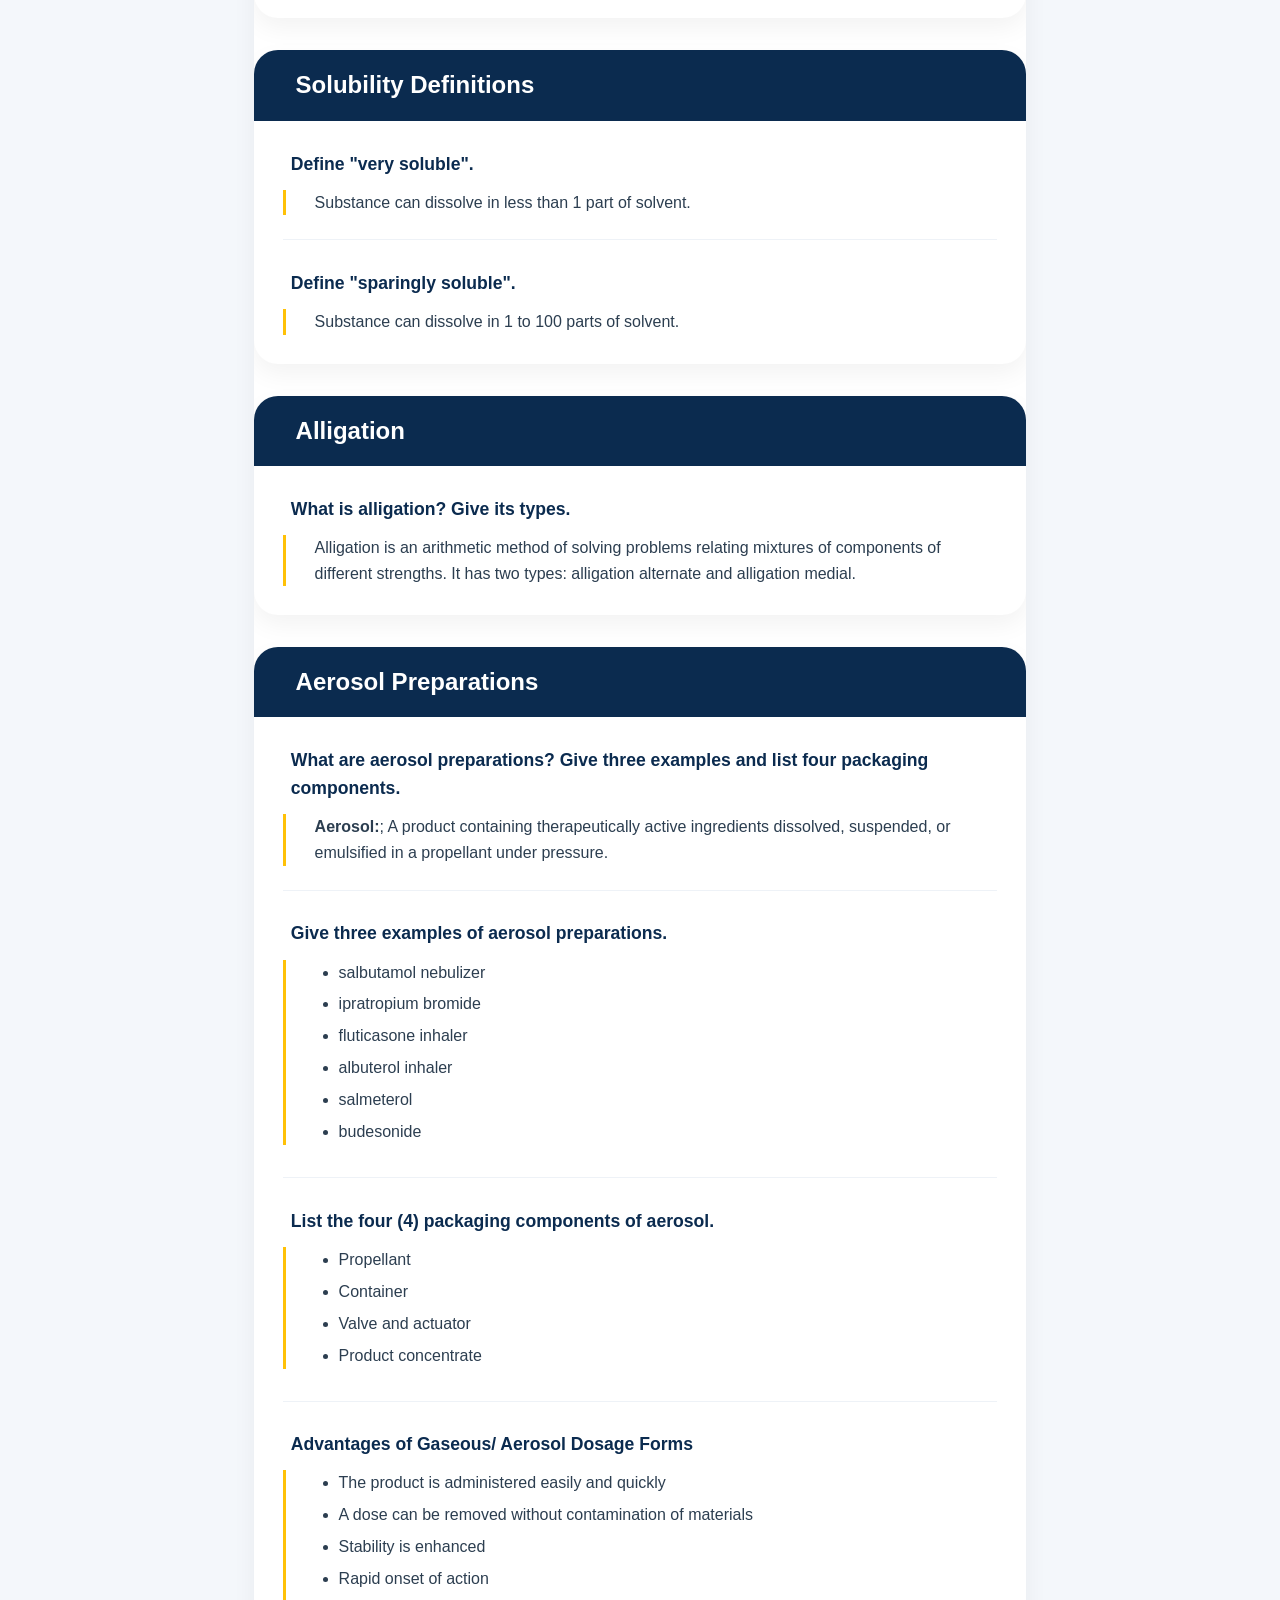
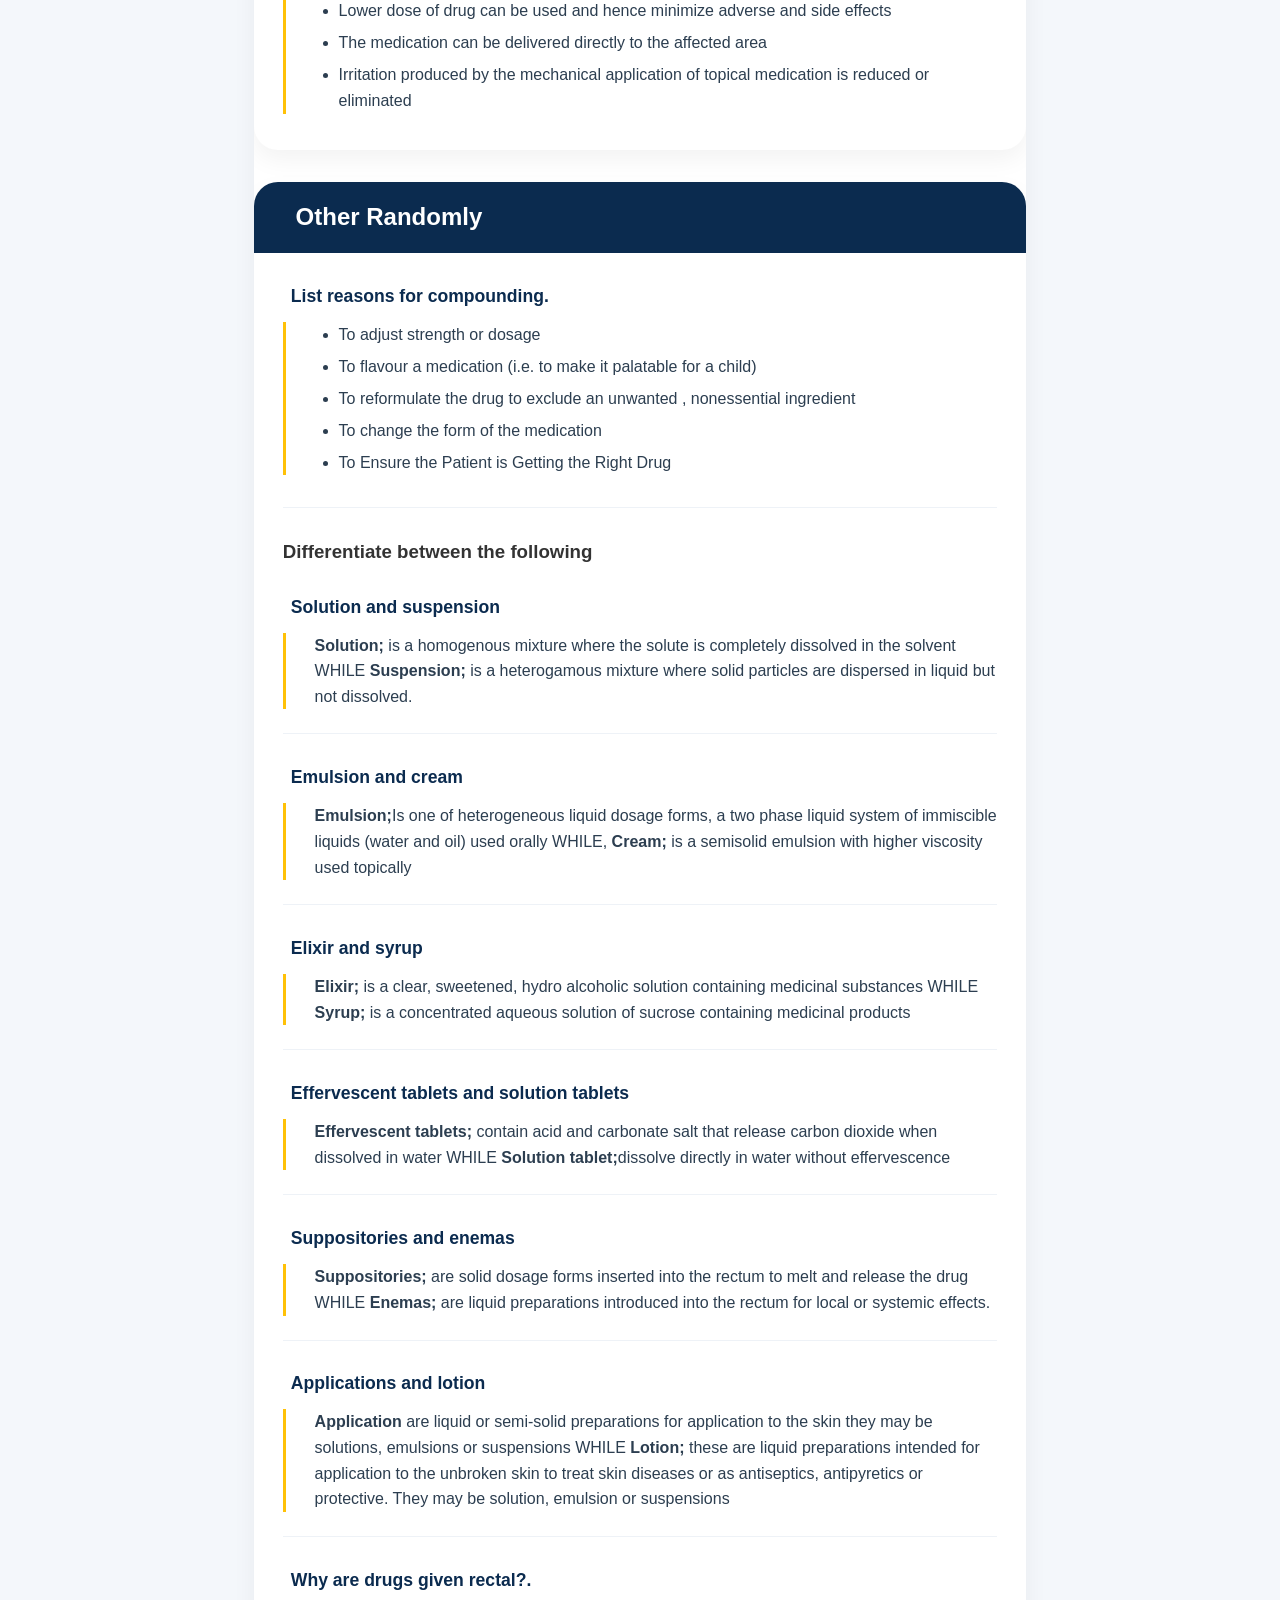
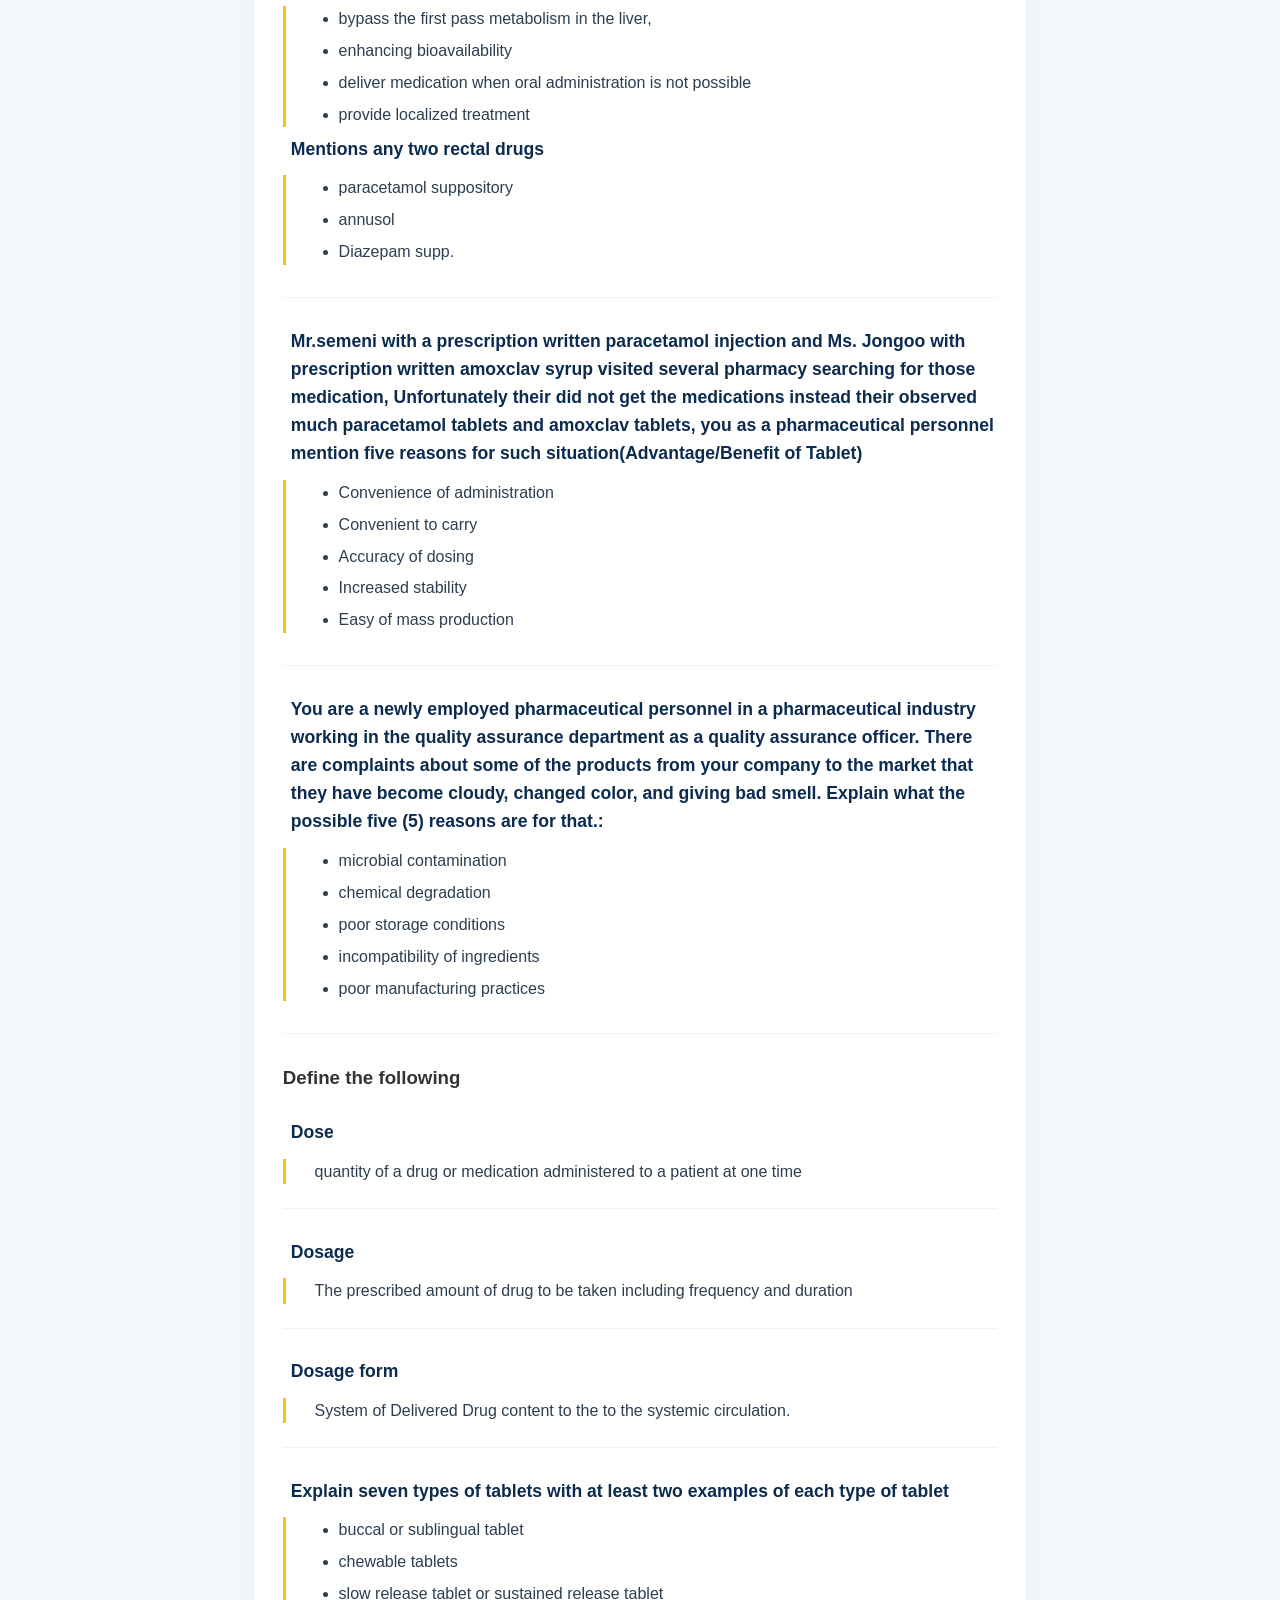
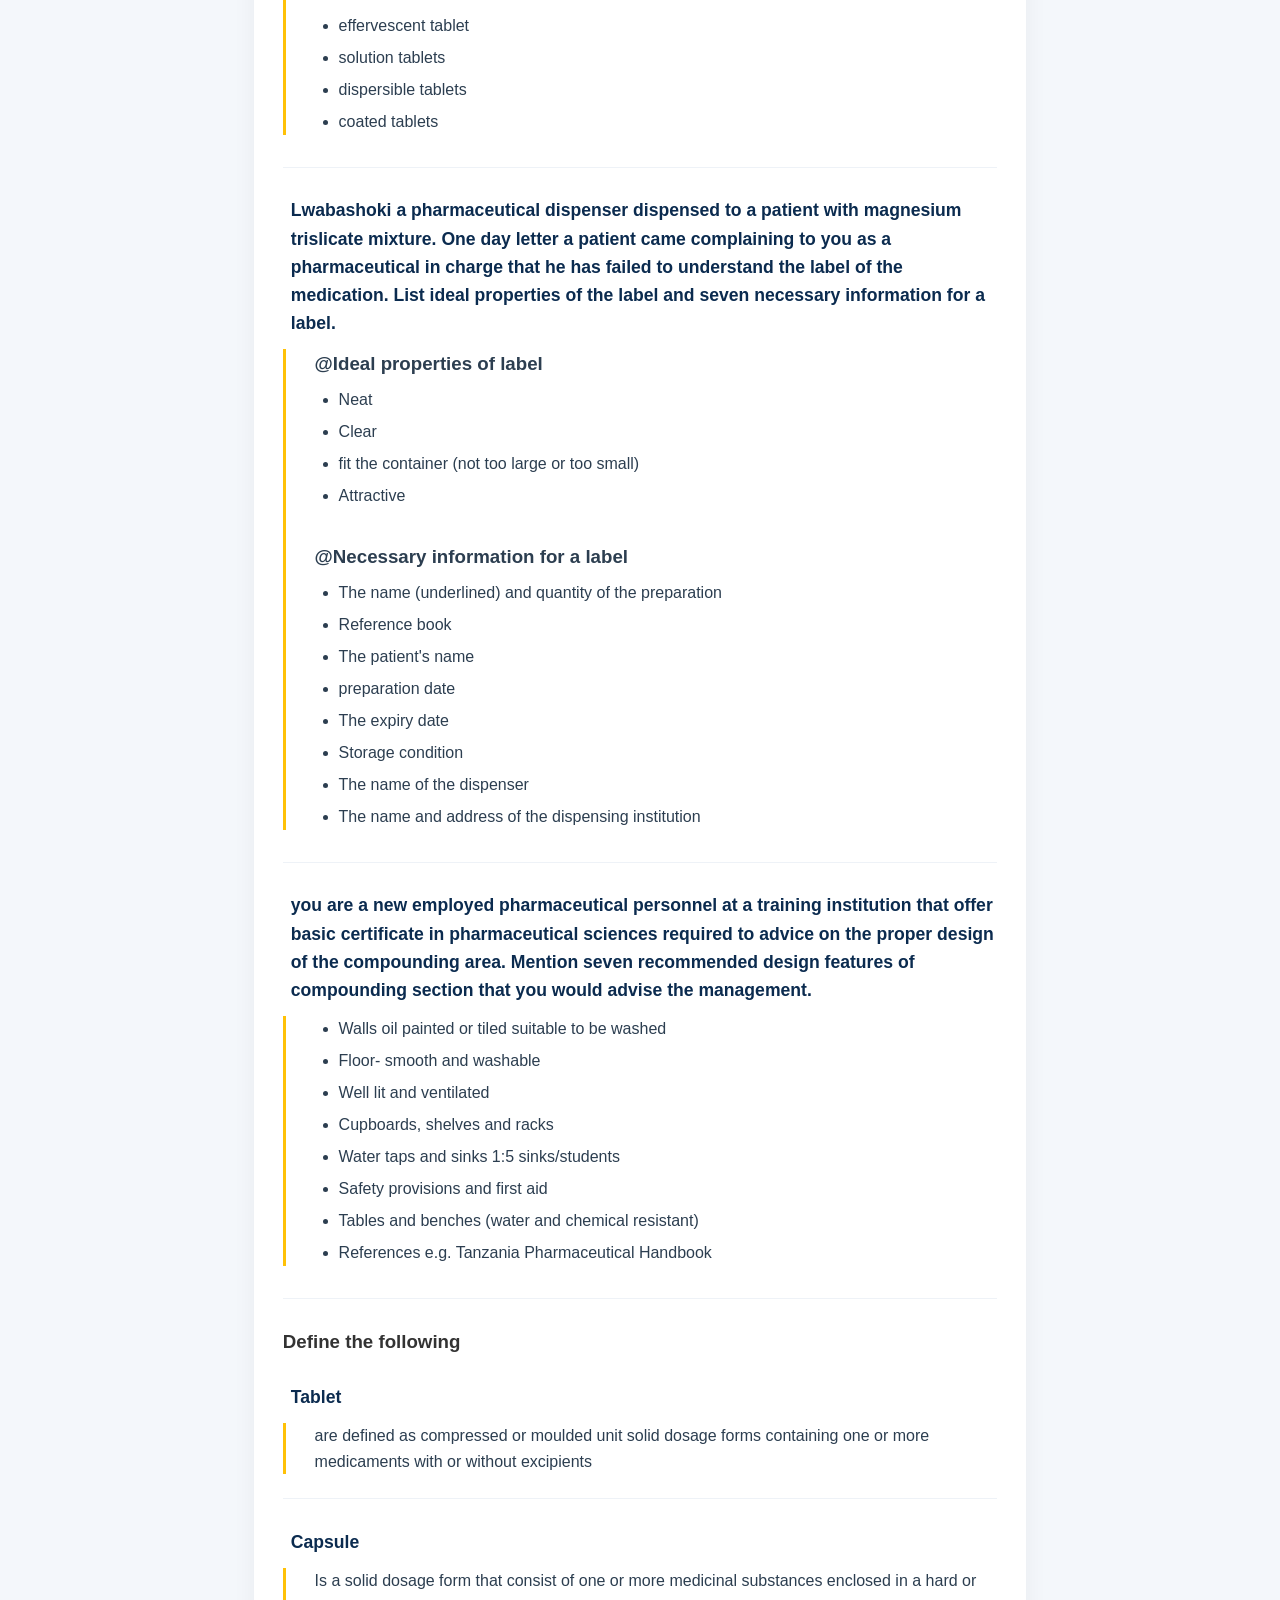
<file: calculations.html>
<!DOCTYPE html>
<html lang="en">
<head>
    <meta charset="UTF-8">
    <meta name="viewport" content="width=device-width, initial-scale=1.0, maximum-scale=1.0, user-scalable=yes">
    <title>DawaSmart Pharmaceutical Calculations</title>
    <link rel="stylesheet" href="style.css">
    <!-- Google AdSense placeholder -->
    <script async src="https://pagead2.googlesyndication.com/pagead/js/adsbygoogle.js?client=ca-pub-XXXXXXXXXXXXXXXX" crossorigin="anonymous"></script>
    
    <style>
        /* Enhanced styles for readability and visual appeal */
        .guide-hero {
            background: linear-gradient(135deg, #0b2b4f 0%, #1a4b7a 100%);
            color: white;
            text-align: center;
            padding: 3rem 2rem;
            border-radius: 30px;
            margin: 2rem 0;
        }
        .guide-hero h1 {
            font-size: 2.2rem;
            margin-bottom: 1rem;
        }
        .guide-hero p {
            font-size: 1.2rem;
            max-width: 800px;
            margin: 0 auto;
        }
        .section-card {
            background: white;
            border-radius: 24px;
            margin: 2rem 0;
            box-shadow: 0 10px 25px rgba(0,0,0,0.05);
            overflow: hidden;
        }
        .section-header {
            background: #0b2b4f;
            color: white;
            padding: 1rem 1.8rem;
            font-size: 1.5rem;
            font-weight: 600;
            display: flex;
            align-items: center;
            gap: 0.8rem;
        }
        .section-header i {
            font-size: 1.8rem;
            color: #ffc107;
        }
        .section-body {
            padding: 1.8rem;
        }
        .qa-item {
            margin-bottom: 1.8rem;
            border-bottom: 1px solid #eef2f7;
            padding-bottom: 1.5rem;
        }
        .qa-item:last-child {
            border-bottom: none;
            margin-bottom: 0;
            padding-bottom: 0;
        }
        .question {
            font-weight: 700;
            color: #0b2b4f;
            font-size: 1.1rem;
            margin-bottom: 0.75rem;
            display: flex;
            align-items: flex-start;
            gap: 0.5rem;
        }
        .question i {
            color: #ffc107;
            font-size: 1.2rem;
            margin-top: 0.2rem;
        }
        .answer {
            color: #2c3e50;
            line-height: 1.6;
            padding-left: 1.8rem;
            border-left: 3px solid #ffc107;
        }
        .answer ul, .answer ol {
            margin: 0.5rem 0 0.5rem 1.5rem;
        }
        .answer li {
            margin-bottom: 0.4rem;
        }
        .calculation-block {
            background: #f8f9fc;
            border-radius: 16px;
            padding: 1.2rem;
            margin-top: 1rem;
        }
        .calc-title {
            font-weight: 700;
            color: #0b2b4f;
            margin-bottom: 0.5rem;
        }


        table {
            width: 100%;
            border-collapse: collapse;
            margin: 1rem 0;
            background: white;
            border-radius: 8px;
            overflow: hidden;
            box-shadow: 0 2px 5px rgba(0,0,0,0.1);
        }
        th, td {
            padding: 0.75rem;
            border: 1px solid #ddd;
            text-align: left;
            vertical-align: top;
        }
        th {
            background: #0b2b4f;
            color: white;
            font-weight: 600;
        }
        tr:nth-child(even) {
            background: #f5f5f5;
        }


        .calc-step {
            font-family: monospace;
            background: #eef2f7;
            padding: 0.5rem;
            border-radius: 8px;
            margin: 0.5rem 0;
        }
        .badge {
            background: #ffc107;
            color: #0b2b4f;
            padding: 0.2rem 0.7rem;
            border-radius: 50px;
            font-size: 0.75rem;
            font-weight: bold;
            display: inline-block;
            margin-right: 0.6rem;
        }
        @media (max-width: 768px) {
            .section-header {
                font-size: 1.2rem;
                padding: 0.8rem 1rem;
            }
            .section-body {
                padding: 1rem;
            }
            .question {
                font-size: 1rem;
            }
        }





 /* Additional styling for calculations */
 .calculation-box {
            background: linear-gradient(145deg, #f8f9ff, #ffffff);
            border-left: 6px solid #ffc107;
            border-radius: 12px;
            padding: 1.8rem;
            margin: 2rem 0;
            box-shadow: 0 10px 20px rgba(0,0,0,0.05);
        }
        .calculation-box h3 {
            color: #0b2b4f;
            font-size: 1.4rem;
            margin-bottom: 1rem;
            border-bottom: 2px solid #e9ecef;
            padding-bottom: 0.5rem;
        }
        .formula-highlight {
            background: #0b2b4f;
            color: white;
            padding: 0.8rem 1.2rem;
            border-radius: 8px;
            font-family: 'Courier New', monospace;
            font-size: 1.1rem;
            margin: 1rem 0;
            text-align: center;
        }
        .step-by-step {
            background: #f1f3f5;
            padding: 1.2rem;
            border-radius: 10px;
            margin: 1rem 0;
        }
        .step-by-step ol {
            margin-left: 1.5rem;
            line-height: 1.8;
        }
        .answer-badge {
            background: #28a745;
            color: white;
            padding: 0.3rem 1rem;
            border-radius: 50px;
            display: inline-block;
            font-weight: 600;
            margin: 0.5rem 0;
        }
        .conversion-table {
            width: auto;
            margin: 1rem 0;
        }
        .conversion-table td {
            padding: 0.5rem 1rem;
            border: 1px solid #dee2e6;
        }




    </style>
</head>
<body>
    <header>
        <div class="logo">Dawa<span>Smart</span></div>
        <nav class="navbar">
            <ul class="nav-menu">
                <li><a href="index.html">Home</a></li>
                <li><a href="pharmacology.html">Pharmacology</a></li>
                <li><a href="calculations.html" class="active">Calculations</a></li>
                <li><a href="law-ethics.html">Law & Ethics</a></li>
                <li><a href="study-field.html">Study Field</a></li>
                <li><a href="about.html">About Us</a></li>
                <li><a href="terms.html">Terms</a></li>
            </ul>
            <div class="hamburger">
                <span class="bar"></span><span class="bar"></span><span class="bar"></span>
            </div>
        </nav>
    </header>

    <main class="content-page">
        <h1>🧮PRINCIPLE  PHARMACEUTICAL COMPOUNDING, CALCULATIONS AND IT'S
            FORMULATION</h1>
        <p class="page-description">Complete guide </p>

        <!-- ========== SECTION 1: STERILIZATION ========== -->
        <div class="section-card">
            <div class="section-header"><i class="fas fa-vial"></i> Sterilization</div>
            <div class="section-body">
                <div class="qa-item">
                    <div class="question"><i class="fas fa-question-circle"></i> 1. Define sterilization.</div>
                    <div class="answer">Sterilization is the process of eliminating or destroying all forms of microorganisms including bacteria, viruses, fungi, and spores from an object or surface to achieve a completely sterile state.</div>
                </div>
                <div class="qa-item">
                    <div class="question"><i class="fas fa-question-circle"></i> 2. Mention five methods of sterilization.</div>
                    <div class="answer">
                        <ul>
                            <li>Heating methods sterilization (Autoclaving )</li>
                            <li>Hot air oven (dry heat)</li>
                            <li>Chemical sterilization (e.g., ethylene oxide)</li>
                            <li>Radiation sterilization (gamma, electron beam)</li>
                            <li>Filtration sterilization (for heat-sensitive liquids)</li>
                        </ul>
                    </div>
                </div>
                <div class="qa-item">
                    <div class="question"><i class="fas fa-question-circle"></i> 3. List advantages of sterilization.</div>
                    <div class="answer">
                        <ul>
                            <li>Prevents infection and contamination </li>
                            <li>Ensures product safety and efficacy</li>
                            <li>Extends shelf life of products</li>
                            <li>To disinfect working area, equipment and ingredients in order to attain sterility</li>
                        </ul>
                    </div>
                </div>
                
                <div class="qa-item">
                    <div class="question"><i class="fas fa-question-circle"></i>A nurse and a radiographer argued that a giving set and syrup are similar in qualities, within their
                        talk their decided to come to you for more clarification. You as pharmaceutical personnel give out
                        qualities of giving set that differs from syrup(Sterile formulations must meet the following standard of quality:)</div>
                    <div class="answer">
                        <ul>
                            <li>sterile</li>
                            <li>free from particulate contaminants</li>
                            <li>free from pyrogen</li>
                            <li>physically and chemically stable</li>
                            <li>isohydric</li>
                            <li>isotonic</li>
                        </ul>
                    </div>
                </div>


                <div class="qa-item">
                    <div class="question"><i class="fas fa-question-circle"></i>4. Mention five steps to be taken into consideration to avoid contamination of products prepared extemporaneously.</div>
                    <div class="answer">
                        <ul>
                            <li>Maintain a clean environment</li>
                            <li>Use sterile equipment</li>
                            <li>Practice proper personal hygiene</li>
                            <li>Use quality ingredients</li>
                            <li>Avoid cross-contamination</li>
                        </ul>
                    </div>
                </div>

                <div class="qa-item">
                    <div class="question"><i class="fas fa-question-circle"></i>5. Sterile formulations must meet the following standard of quality:.</div>
                    <div class="answer">
                        <ul>
                            <li>Should be sterile</li>
                            <li>Free from particulate contaminants</li>
                            <li>Free from Pyrogens</li>
                            <li>Should be physically and chemically stable</li>
                            <li>Should have the same pH as the blood;</li>
                        </ul>
                    </div>
                </div>

                <div class="qa-item">
                    <div class="question"><i class="fas fa-question-circle"></i>6.Mention common sterile Pharmaceutical products you know</div>
                    <div class="answer">
                        <h4>A person interested for building a pharmaceutical industry came searching for expertise advice
                            on production of sterile pharmaceutical products. With two example brief point out five types of
                            pharmaceutical product that he can produce.</h4>
                        <ul>
                            <li>Parenterals preparation</li>
                            <li>Ophthalmic preparations</li>
                            <li>Irrigating preparations</li>
                            <li>Surgical dressings</li>
                            <li>Implants</li>
                            <li>Surgical ligatures and sutures</li>
                            <li>Instruments and equipment</li>
                        </ul>
                    </div>
                </div>

                <div class="qa-item">
                    <div class="question"><i class="fas fa-question-circle"></i> 7. Match the sterilization method to the material:(march 2026)</div>
                    <div class="answer">
                        <ul>
                            <li>Rubber closures, high-density plastic tubing → <strong>Radiation sterilization</strong></li>
                            <li>Physically unstable if sterilized by heat → <strong>Filtration sterilization</strong></li>
                            <li>Plastic materials that cannot withstand heat → <strong>Gas sterilization/radiation</strong></li>
                            <li>Glass, stainless steel → <strong>Dry heat sterilization</strong></li>
                        </ul>
                    </div>
                </div>
           
                <div class="qa-item">
                    <div class="question"><i class="fas fa-question-circle"></i>List the necessary details that should be documented for sterile pharmaceutical production</div>
                    <div class="answer">
                        <ul>
                            <li>facility design and environment</li>
                            <li>batch record</li>
                            <li>personnel training and qualifications records</li>
                            <li>source and quality of raw materials</li>
                            <li>storage and handling of materials</li>
                            <li>equipment specifications, maintenance and calibration records</li>
                            <li>sterilization process</li>
                            <li>aseptic techniques conducted</li>
                            <li>in process testing</li>
                            <li>final product testing</li>
                            <li>quality assurance and quality control</li>
                        </ul>
                    </div>
                </div>
           
            </div>
        </div>
               

        <!-- ========== SECTION 2: TASTE MASKING ========== -->
        <div class="section-card">
            <div class="section-header"><i class="fas fa-candy-cane"></i> Masking Unpleasant Taste</div>
            <div class="section-body">
                <div class="qa-item">
                    <div class="question"><i class="fas fa-question-circle"></i>One of reasons for compounding is to mask unpleasant taste of oral medicines. Explain five (5)
                        approaches used to change bad tasting medicine.</div>
                    <div class="answer">
                        <ul>
                            <li><strong>Flavoring agents:</strong> Adding sweeteners or flavors (sugar, syrup, artificial flavors).</li>
                            <li><strong>Coating:</strong> Covering solid dosage forms with a tasteless or sweet polymer film (e.g., sugar‑coated tablets).</li>
                            <li><strong>Encapsulation:</strong> Enclosing the drug in soft gelatin capsules or microcapsules so it is released only in the stomach.</li>
                            <li><strong>Multiple emulsion:</strong> Using a complex emulsion system to reduce contact with taste buds.</li>
                            <li><strong>Complexation:</strong> Forming complexes with other substances to reduce interaction with taste receptors.</li>
                            <li><strong>Effervescent agents:</strong> Formulations that release CO₂, creating a pleasant fizz that masks bitterness.</li>
                        </ul>
                    </div>
                </div>
            </div>
        </div>

        <!-- ========== SECTION 3: EMULSION INSTABILITY ========== -->
        <div class="section-card">
            <div class="section-header"><i class="fas fa-oil-can"></i> Physical Instability of Emulsions</div>
            

            
                <div class="question"><i class="fas fa-question-circle"></i> Mention Three Types of Physical instability of emulsion.</div>
                <div class="answer">
                    <ul>
                        <li>Creaming</li>
                        <li>Cracking</li>
                        <li>Phase inversion</li>
                    </ul>
                </div>
            
            <div class="section-body">
                <div class="qa-item">
                    <div class="question"><i class="fas fa-question-circle"></i> What is creaming and what are its possible reasons?</div>
                    <div class="answer">
                        <p><strong>Definition:</strong> Upward movement of dispersed globules to form a thick layer at the surface of the emulsion.</p>
                        <p><strong>Possible reasons:</strong> </p>
                        <p>@    Difference in density between phases;</p>
                        <p>@     inadequate viscosity or insufficient emulsifier.</p>
                    </div>
                </div>
                <div class="qa-item">
                    <div class="question"><i class="fas fa-question-circle"></i> What is cracking and what are its possible reasons?</div>
                    <div class="answer">
                        <p><strong>Definition:</strong> Separation of two layers of disperse and continuous phase (irreversible).</p>
                        <p><strong>Possible reasons:</strong>     </p>
                        <p>@    Addition of emulsifying agent of opposite type;</p>
                        <p>@    decomposition or precipitation of emulgent;</p>
                        <p>@    addition of common solvent;</p>
                        <p>@     microbial action on emulsifying agent;</p>
                        <p>@   incorporation of excess disperse phase. </p>
                    </div>
                </div>
                <div class="qa-item">
                    <div class="question"><i class="fas fa-question-circle"></i> What is phase inversion and what causes it?</div>
                    <div class="answer">
                        <p><strong>Definition:</strong> Change of one type of emulsion into the other type (e.g., oil-in-water changes to water-in-oil and vice versa).</p>
                        <p><strong>Possible reasons:</strong>      </p>
                         <p>@   Changing solubility of the emulgent;</p>
                         <p>@   addition of electrolytes;</p> 
                         <p>@   changing the phase volume ratio;</p>
                         <p>@   temperature change;</p>
                         <p>@   changing the emulgent;</p>
                         <p>@   use of dirty equipment or incorrect method of preparation.</p> 
                    </div>

                </div>
            </div>
        </div>

        <!-- ========== SECTION 4: TABLET QUALITY CONTROL ========== -->
        <div class="section-card">
            <div class="section-header"><i class="fas fa-tablets"></i>Explain the purpose of the following quality control test for tablets</div>
            <div class="section-body">
                <div class="qa-item">
                    <div class="question"><i class="fas fa-question-circle"></i>Friability test.</div>
                    <div class="answer">To measure the mechanical strength of tablets and their ability to resist abrasion during handling, packaging, and transportation. Ensures durability and minimizes product loss.</div>
                </div>
                <div class="qa-item">
                    <div class="question"><i class="fas fa-question-circle"></i>Disintegration test.</div>
                    <div class="answer">To determine the time required for a tablet to break down into smaller particles and release its active ingredients when placed in a liquid medium under controlled conditions. Ensures that tablets disintegrate properly in the GI tract for effective drug absorption.</div>
                </div>
                <div class="qa-item">
                    <div class="question"><i class="fas fa-question-circle"></i>Hardness test.</div>
                    <div class="answer">To assess tablet resistance to breaking or crushing under pressure. Ensures that a tablet is robust enough for handling but not so hard that it fails to disintegrate or dissolve properly.</div>
                </div>
                <div class="qa-item">
                    <div class="question"><i class="fas fa-question-circle"></i>Dissolution test.</div>
                    <div class="answer">To measure the rate and extent of drug release from a tablet into a liquid medium under standardized conditions. Ensures the drug is available for absorption at the required rate, meeting therapeutic objectives.</div>
                </div>
                <div class="qa-item">
                    <div class="question"><i class="fas fa-question-circle"></i>Assay test.</div>
                    <div class="answer">To quantify the amount of active pharmaceutical ingredient present in a tablet compared to the label claim. Confirms the tablet contains the correct drug dosage and ensures consistency between batches.</div>
                    
                </div>   
                <div class="question"><i class="fas fa-question-circle"></i> Describe five ways to reduce the problem of tablet weight variation.</div>
                    <div class="answer">
                        <ul>
                            <li>ensure uniform granule size</li>
                            <li>optimize powder flow properties (add glidants)</li>
                            <li>calibrate and maintain equipment</li>
                            <li>control environmental conditions</li>
                            <li>use proper mixing techniques</li>
                        </ul>
                    </div>
               
                </div>
            </div>
       

        <!-- ========== SECTION 5: TYPES OF POWDERS ========== -->
       
            <div class="section-header"><i class="fas fa-mortar-pestle"></i> Explain four types of powder and two advantages of each type of powder</div>
            <div class="section-body">
                <div class="qa-item">
                    <div class="question"><i class="fas fa-question-circle"></i>bulk powders</div>
                    <div class="answer">
                        <p><strong>Definition:</strong> Non-compacted powders meant for internal or external use, typically dispensed in multi‑dose containers.</p>
                        <p><strong>Advantages:</strong></p>
                            <p>  @Allows easy adjustment of the dose based on patient needs;</p>
                            <p>  @simple manufacturing process and minimal requirement for excipients.</p> 
                    </div>
                </div>
                <div class="qa-item">
                    <div class="question"><i class="fas fa-question-circle"></i>divided powders.</div>
                    <div class="answer">
                        <p><strong>Definition:</strong> Pre-measured single doses of powdered medication, usually packaged in sachets or pouches.</p>
                        <p><strong>Advantages:</strong></p>
                        <p>  @Accurate dosing;</p>
                        <p>  @easy for patient to carry and use</p>
                    </div>
                </div>
                <div class="qa-item">
                    <div class="question"><i class="fas fa-question-circle"></i>Effervescent powders.</div>
                    <div class="answer">
                        <p><strong>Definition:</strong> Powders containing acid and carbonate salt that react in water to release carbon dioxide, producing an effervescent solution.</p>
                        <p><strong>Advantages:</strong>  </p>
                    
                        <p>  @The effervescence masks unpleasant tastes;</p>
                        <p>  @dissolution in water accelerates drug absorption.</p>
                </div>
                <div class="qa-item">
                    <div class="question"><i class="fas fa-question-circle"></i>Dusting powder.</div>
                    <div class="answer">
                        <p><strong>Definition:</strong> Powders intended for external use to protect the skin, reduce friction, or deliver active pharmaceutical ingredients.</p>
                        <p><strong>Advantages:</strong>  </p>
                        <p>@    Offers direct application to the affected area;</p>
                        <p>@    minimal systemic absorption.</p>
                    </div>
                </div>
            </div>
        </div>

        <!-- ========== SECTION 6: IODINE SOLUTION ========== -->
        <div class="section-card">
            <div class="section-header"><i class="fas fa-droplet"></i> Iodine Solution Preparation</div>
            <div class="section-body">
                <div class="qa-item">
                    <div class="question"><i class="fas fa-question-circle"></i> Iodine is practically insoluble in water; briefly explain by showing chemical reaction involved
                        how it is possible to make Iodine solution during compounding?</div>
                    <div class="answer">
                        <p>Iodine is practically insoluble in water but it can be made soluble by forming a complex with
                            potassium iodide (KI). During compounding iodine reacts with potassium iodide to form a soluble
                            triiodide ion (I3) which can dissolve in water.</p>
                        <p><strong>Reaction:</strong> I₂ + KI → K⁺ + I₃⁻</p>
                        <p>Potassium iodide dissociates in water to form K⁺ and I⁻ ions. </p>
                    <p>@    Molecular iodine which is insoluble in water, reacts with the iodide ion to form triiodide ion which
                        is water soluble thus create a clear and stable iodine solution.</p>  
                </div>
                </div>
            </div>
        </div>

        <!-- ========== SECTION 7: CONTAMINATION PREVENTION ========== -->
        

        <!-- ========== SECTION 8: GMP IMPORTANCE ========== -->
        <div class="section-card">
            <div class="section-header"><i class="fas fa-shield-alt"></i> GMP in Sterile Compounding</div>
            <div class="section-body">
                <div class="qa-item">
                    <div class="question"><i class="fas fa-question-circle"></i>What are the importance of GMP in sterile products compounding (five points).</div>
                    <div class="answer">
                        <ul>
                            <li>Increase export opportunities</li>
                            <li>Ensure product consistency</li>
                            <li>Minimization and prevention of risks</li>
                            <li>Compliance with regulations</li>
                            <li>Assurance of sterility</li>
                            <li>Prevention of contamination</li>
                        </ul>
                    </div>
                </div>
           
                <div class="qa-block">
                     <p>You are newly employed pharmaceutical personnel in the DMK pharmaceutical industry
                        working in the quality assurance department as a quality assurance officer. There are complaints
                        about some of the products from your company to the market that they have become cloudy,
                        changed color, and giving bad aroma. As an in charge </p>
                        <h3>(a)Explain the difference between quality control and quality assurance?</h3>
                    <table>
                        <tr><th>Quality Assurance(QA) </th><th>Quality Control (QC)</th></tr>
                        <tr><td>A set of activities for ensuring
                            quality in the process by which
                            products are developed</td><td>A set of activities for ensuring quality
                                in the products.</td></tr>
                        <tr><td>It is a managerial tool</td><td>It is a corrective tool</td></tr>
                        <tr><td>Aims to prevent defects (a proactive
                            process)</td><td>Aims to identify defects in finished
                                products (a reactive process)</td></tr>
                        <tr><td>Prevents quality problems</td><td>used to
                            achieve and maintain product quality,
                            process and services</td></tr>
                        <tr><td>Establishes quality management
                            system</td><td>used to
                                achieve and maintain product quality,
                                process and services</td></tr>
                        <tr><td>It is the responsibility of everyone in
                            the team involved in production of
                            the product</td><td>It is the responsibility of a specific
                                team that tests the product for defects</td></tr>
                        <tr><td>Verification is an example of QA</td><td>Validation is an example of QC</td></tr>
                       
                        </table>
                <br>
           
                <div class="qa-item">
                    <div class="question"><i class="fas fa-question-circle"></i>(b)As a DMK pharmaceutical industry employee, mention five possible reasons for that complaint.</div>
                    <div class="answer">
                        <ul>
                            <li>Improper storage conditions</li>
                            <li>Ensure product consistency</li>
                            <li>Formulation instability</li>
                            <li>Faulty packaging</li>
                            <li>Non-compliance with good manufacturing practices (GMP)</li>
                            <li>Contamination</li>
                        </ul>
                    </div>
                </div>
           
            </div>
        </div>

        <!-- ========== SECTION 9: FRESH vs RECENTLY PREPARED ========== -->
        <div class="section-card">
            <div class="section-header"><i class="fas fa-clock"></i> Freshly vs Recently Prepared Products</div>
            <div class="section-body">
                <div class="qa-item">
                    <div class="question"><i class="fas fa-question-circle"></i> Define "freshly prepared product".</div>
                    <div class="answer">Should be prepared not more than 24 hours before issue and get an expiry date of not less than 2 weeks.</div>
                </div>
                <div class="qa-item">
                    <div class="question"><i class="fas fa-question-circle"></i> Define "recently prepared product".</div>
                    <div class="answer">Should be prepared not more than 5 days before issue and get an expiry date after 2 weeks.</div>
                </div>
            </div>
        </div>

        <!-- ========== SECTION 10: PERCENTAGE STRENGTH DEFINITIONS ========== -->
        <div class="section-card">
            <div class="section-header"><i class="fas fa-percent"></i> Percentage Strength Definitions</div>
            <div class="section-body">
                <div class="qa-item">
                    <div class="question"><i class="fas fa-question-circle"></i> Define percentage strength w/w.</div>
                    <div class="answer">Grams of active ingredient in 100 grams of total preparation.</div>
                </div>
                <div class="qa-item">
                    <div class="question"><i class="fas fa-question-circle"></i> Define percentage strength w/v.</div>
                    <div class="answer">Grams of active ingredient in 100 milliliters of total preparation.</div>
                </div>
                <div class="qa-item">
                    <div class="question"><i class="fas fa-question-circle"></i> Define percentage strength v/v.</div>
                    <div class="answer">Milliliters of active ingredient in 100 milliliters of total preparation.</div>
                </div>
            </div>
        </div>

        <!-- ========== SECTION 11: SOLUBILITY DEFINITIONS ========== -->
        <div class="section-card">
            <div class="section-header"><i class="fas fa-flask"></i> Solubility Definitions</div>
            <div class="section-body">
                <div class="qa-item">
                    <div class="question"><i class="fas fa-question-circle"></i> Define "very soluble".</div>
                    <div class="answer">Substance can dissolve in less than 1 part of solvent.</div>
                </div>
                <div class="qa-item">
                    <div class="question"><i class="fas fa-question-circle"></i> Define "sparingly soluble".</div>
                    <div class="answer">Substance can dissolve in 1 to 100 parts of solvent.</div>
                </div>
            </div>
        </div>

        <!-- ========== SECTION 12: ALLIGATION ========== -->
        <div class="section-card">
            <div class="section-header"><i class="fas fa-blender"></i> Alligation</div>
            <div class="section-body">
                <div class="qa-item">
                    <div class="question"><i class="fas fa-question-circle"></i> What is alligation? Give its types.</div>
                    <div class="answer">Alligation is an arithmetic method of solving problems relating mixtures of components of different strengths. It has two types: alligation alternate and alligation medial.</div>
                </div>
            </div>
        </div>

        <!-- ========== SECTION 13: AEROSOL PREPARATIONS ========== -->
        <div class="section-card">
            <div class="section-header"><i class="fas fa-spray-can"></i> Aerosol Preparations</div>
            <div class="section-body">
                <div class="qa-item">
                    <div class="question"><i class="fas fa-question-circle"></i> What are aerosol preparations? Give three examples and list four packaging components.</div>
                    <div class="answer">
                        <p><strong>Aerosol:</strong>;    A product containing therapeutically active ingredients dissolved, suspended, or emulsified in a propellant under pressure.</p>
                         </div>
                </div>
            
                <div class="qa-item">
                    <div class="question"><i class="fas fa-question-circle"></i>Give three examples of aerosol preparations.</div>
                    <div class="answer">
                        <ul>
                            <li>salbutamol nebulizer</li>
                            <li>ipratropium bromide</li>
                            <li>fluticasone inhaler</li>
                            <li>albuterol inhaler</li>
                            <li>salmeterol</li>
                            <li>budesonide</li>
                        </ul>
                    </div>
                </div>
                <div class="qa-item">
                    <div class="question"><i class="fas fa-question-circle"></i>  List the four (4) packaging components of aerosol.</div>
                    <div class="answer">
                        <ul>
                            <li>Propellant</li>
                            <li>Container</li>
                            <li>Valve and actuator</li>
                            <li>Product concentrate</li>
                        </ul>
                    </div>
                </div>


                <div class="qa-item">
                    <div class="question"><i class="fas fa-question-circle"></i>Advantages of Gaseous/ Aerosol Dosage Forms </div>
                    <div class="answer">
                        <ul>
                            <li>The product is administered easily and quickly</li>
                            <li>A dose can be removed without contamination of materials</li>
                            <li>Stability is enhanced </li>
                            <li>Rapid onset of action</li>
                            <li>Lower dose of drug can be used and hence minimize adverse and side effects
                            </li>
                            <li>The medication can be delivered directly to the affected area </li>
                            <li>Irritation produced by the mechanical application of topical medication is reduced or eliminated
                            </li>
                        </ul>
                    </div>
                </div>
            
            
            </div>
        </div>

       
        <!-- ========== SECTION : Other Randomly ========== -->
        
        <div class="section-card">
            <div class="section-header"><i class="fas fa-vial"></i>Other Randomly</div>
            <div class="section-body">

                <div class="qa-item">
                    <div class="question"><i class="fas fa-question-circle"></i>List reasons for compounding.</div>
                    <div class="answer">
                        <ul>
                            <li>To adjust strength or dosage</li>
                            <li>To flavour a medication (i.e. to make it palatable for a child)</li>
                            <li>To reformulate the drug to exclude an unwanted , nonessential ingredient</li>
                            <li>To change the form of the medication</li>
                            <li>To Ensure the Patient is Getting the Right Drug</li>
                        </ul>
                    </div>
                </div>

                <h3>Differentiate between the following</h3><br>
                <div class="qa-item">
                    <div class="question"><i class="fas fa-question-circle"></i> Solution and suspension</div>
                    <div class="answer"><strong>Solution;</strong> is a homogenous mixture where the solute is completely dissolved in the solvent WHILE
                        <strong>Suspension;</strong> is a heterogamous mixture where solid particles are dispersed in liquid but not
                        dissolved.</div>
                </div>

                <div class="qa-item">
                    <div class="question"><i class="fas fa-question-circle"></i>Emulsion and cream </div>
                    <div class="answer"><strong>Emulsion;</strong>Is one of heterogeneous liquid dosage forms, a two phase liquid system of immiscible liquids (water
                        and oil) used orally WHILE,
                       <strong>Cream;</strong> is a semisolid emulsion with higher viscosity used topically</div>
                </div>

                <div class="qa-item">
                    <div class="question"><i class="fas fa-question-circle"></i> Elixir and syrup</div>
                    <div class="answer"><strong>Elixir;</strong> is a clear, sweetened, hydro alcoholic solution containing medicinal substances WHILE
                        <strong>Syrup;</strong> is a concentrated aqueous solution of sucrose containing medicinal products
                        </div>
                </div>
                <div class="qa-item">
                    <div class="question"><i class="fas fa-question-circle"></i> Effervescent tablets and solution tablets</div>
                    <div class="answer"><strong>Effervescent tablets;</strong> contain acid and carbonate salt that release carbon dioxide when dissolved in
                        water WHILE
                        <strong>Solution tablet;</strong>dissolve directly in water without effervescence
                       </div>
                </div>

                <div class="qa-item">
                    <div class="question"><i class="fas fa-question-circle"></i> Suppositories and enemas</div>
                    <div class="answer"><strong>Suppositories;</strong> are solid dosage forms inserted into the rectum to melt and release the drug WHILE
                        <strong>Enemas;</strong> are liquid preparations introduced into the rectum for local or systemic effects.
                       
                       </div>
                </div>

                <div class="qa-item">
                    <div class="question"><i class="fas fa-question-circle"></i> Applications and lotion</div>
                    <div class="answer"><strong>Application </strong>are liquid or semi-solid preparations for application to the skin they may be solutions,
                        emulsions or suspensions WHILE
                        <strong>Lotion;</strong>  these are liquid preparations intended for application to the unbroken skin to treat skin
                        diseases or as antiseptics, antipyretics or protective. They may be solution, emulsion or suspensions 
                       </div>
                </div>


                <div class="qa-item">
                    <div class="question"><i class="fas fa-question-circle"></i> Why are drugs given rectal?.</div>
                    <div class="answer">
                        <ul>
                            <li>bypass the first pass metabolism in the liver,</li>
                            <li>enhancing bioavailability</li>
                            <li>deliver medication when oral administration is not possible</li>
                            <li>provide localized treatment</li>
                        </ul>
                    </div>
                
                <div class="qa-item">
                    <div class="question"><i class="fas fa-question-circle"></i> Mentions any two rectal drugs</div>
                    <div class="answer">
                        <ul>
                            <li>paracetamol suppository</li>
                            <li>annusol</li>
                            <li>Diazepam supp.</li>
                        </ul>
                    </div>
                </div>

                <div class="qa-item">
                    <div class="question"><i class="fas fa-question-circle"></i>Mr.semeni with a prescription written paracetamol injection and Ms. Jongoo with prescription
                        written amoxclav syrup visited several pharmacy searching for those medication, Unfortunately
                        their did not get the medications instead their observed much paracetamol tablets and amoxclav
                        tablets, you as a pharmaceutical personnel mention five reasons for such situation(Advantage/Benefit of Tablet)</div>
                    <div class="answer">
                        <ul>
                            <li>Convenience of administration</li>
                            <li>Convenient to carry </li>
                            <li>Accuracy of dosing</li>
                            <li>Increased stability</li>
                            <li>Easy of mass production</li>
                        </ul>
                    </div>
                </div>

                <div class="qa-item">
                    <div class="question"><i class="fas fa-question-circle"></i>You are a newly employed pharmaceutical personnel in a pharmaceutical industry working in the
                        quality assurance department as a quality assurance officer. There are complaints about some of the
                        products from your company to the market that they have become cloudy, changed color, and giving
                        bad smell. Explain what the possible five (5) reasons are for that.:</div>
                    <div class="answer">
                        <ul>
                            <li>microbial contamination</li>
                            <li>chemical degradation</li>
                            <li>poor storage conditions</li>
                            <li>incompatibility of ingredients</li>
                            <li>poor manufacturing practices</li>
                        </ul>
                    </div>
                </div>


                <h3>Define the following</h3><br>
                <div class="qa-item">
                    <div class="question"><i class="fas fa-question-circle"></i>Dose</div>
                    <div class="answer">quantity of a drug or medication administered to a patient at one time</div>
                </div>

                <div class="qa-item">
                    <div class="question"><i class="fas fa-question-circle"></i>Dosage</div>
                    <div class="answer">The prescribed amount of drug to be taken including frequency and duration</div>
                </div>

                <div class="qa-item">
                    <div class="question"><i class="fas fa-question-circle"></i>Dosage form</div>
                    <div class="answer">System of Delivered Drug content to the to the systemic circulation.</div>
                </div>

                <div class="qa-item">
                    <div class="question"><i class="fas fa-question-circle"></i>Explain seven types of tablets with at least two examples of each type of tablet</div>
                    <div class="answer">
                        <ul>
                            <li>buccal or sublingual tablet</li>
                            <li>chewable tablets</li>
                            <li>slow release tablet or sustained release tablet</li>
                            <li>effervescent tablet</li>
                            <li>solution tablets</li>
                            <li>dispersible tablets</li>
                            <li>coated tablets</li>
                        </ul>
                    </div>
                </div>

                <div class="qa-item">
                    <div class="question"><i class="fas fa-question-circle"></i> Lwabashoki a pharmaceutical dispenser dispensed to a patient with magnesium trislicate mixture.
                        One day letter a patient came complaining to you as a pharmaceutical in charge that he has failed to
                        understand the label of the medication. List ideal properties of the label and seven necessary
                        information for a label.</div>
                    <div class="answer">
                        <h3>@Ideal properties of label</h3>
                        <ul>
                            <li>Neat </li>
                            <li>Clear</li>
                            <li>fit the container (not too large or too small)</li>
                            <li>Attractive </li>
                        </ul><br>

                        <h3>@Necessary information for a label</h3>
                        <ul>
                            <li>The name (underlined) and quantity of the preparation</li>
                            <li>Reference book</li>
                            <li>The patient's name</li>
                            <li>preparation date</li>
                            <li>The expiry date</li>
                            <li>Storage condition</li>
                            <li>The name of the dispenser</li>
                            <li>The name and address of the dispensing institution</li>
                        </ul>
                    </div>
                </div>
           
                <div class="qa-item">
                    <div class="question"><i class="fas fa-question-circle"></i>you are a new employed pharmaceutical personnel at a training institution that offer basic
                        certificate in pharmaceutical sciences required to advice on the proper design of the compounding
                        area. Mention seven recommended design features of compounding section that you would advise the
                        management.</div>
                    <div class="answer">
                        <ul>
                            <li>Walls oil painted or tiled suitable to be washed</li>
                            <li>Floor- smooth and washable</li>
                            <li>Well lit and ventilated</li>
                            <li>Cupboards, shelves and racks</li>
                            <li>Water taps and sinks 1:5 sinks/students</li>
                            <li>Safety provisions and first aid</li>
                            <li>Tables and benches (water and chemical resistant)</li>
                            <li>References e.g. Tanzania Pharmaceutical Handbook</li>
                        </ul>
                    </div>
                </div>


                <h3>Define the following</h3><br>
                <div class="qa-item">
                    <div class="question"><i class="fas fa-question-circle"></i>Tablet</div>
                    <div class="answer"> are defined as compressed or moulded unit solid dosage forms containing one or more
                        medicaments with or without excipients</div>
                </div>

                <div class="qa-item">
                    <div class="question"><i class="fas fa-question-circle"></i> Capsule</div>
                    <div class="answer">Is a solid dosage form that consist of one or more medicinal substances enclosed in a hard or soft
                        gelatin</div>
                </div>

                <div class="qa-item">
                    <div class="question"><i class="fas fa-question-circle"></i>Lozenges</div>
                    <div class="answer">These consist of medicaments incorporated in a flavored basis are intended to dissolve or
                        disintegrate slowly in the mouth</div>
                </div>

                <div class="qa-item">
                    <div class="question"><i class="fas fa-question-circle"></i>Cachets</div>
                    <div class="answer">These consist of dry powdered drug enclosed in two shells that are usually moulded from flour and
                        water</div>
                </div>

                <div class="qa-item">
                    <div class="question"><i class="fas fa-question-circle"></i>Spirit</div>
                    <div class="answer">These are solutions of ingredients usually of volatile nature, in alcohol</div>
                </div>

                <div class="qa-item">
                    <div class="question"><i class="fas fa-question-circle"></i>During production of pharmaceutical the employee were guided to observe and follow the
                        standard operating procedures. You as a pharmaceutical personnel you are required to prepare the
                        representation on the significance of such guide.(Imporatance of SOP)</div>
                    <div class="answer">
                        <ul>
                            <li>It provides people with all the safety, health, environmental and operational information
                                necessary to perform a job properly</li>
                            <li>Ensures that production operations are performed consistently to maintain quality control of
                                processes and products.</li>
                            <li>ensures that processes continue uninterrupted and are completed on a prescribed schedule</li>
                            <li>It ensures that no failures occur in manufacturing and other processes that would harm
                                anyone in the surrounding community</li>
                            <li>serve as checklist for auditors</li>
                            <li>serve as training document to orient new staffs</li>
                            <li>serve as checklist for co-workers responsible for observing job performance</li>
                          
                        </ul>
                    </div>
                </div>
                <div class="qa-item">
                    <div class="question"><i class="fas fa-question-circle"></i>List one dosage form in each cautionary and advisory labels.</div>
                    <div class="answer">
                        <ul>
                            <li><strong>“For external use only"</strong>  solution example weak iodine solution;</li>
                            <li><strong>“Not to be swallowed in large amount"</strong> mouth wash example hydrogen peroxide mouth
                                wash</li>
                            <li><strong>“Shake the bottle before use"</strong>  suspension example amoxicillin suspension</li>
                            <li><strong> “Warm to body temperature before use"</strong> inhalation example menthol and eucalyptus
                                inhalation</li>
                            <li><strong>“Swallow whole with a draught of water"</strong>  tablet example paracetamol tablet</li>
                        
                        </ul>
                    </div>
                </div>

            </div>
            <div class="qa-block">
                <h3>Mention two physical appearance of the following preparation after losing their quality</h3>
                <table>
                    <tr><th>Preparation</th>        <th>Physical appearance</th></tr>
                    <tr><td>Suspension</td>            <td><p>@layer separation;</p><p>@sedimentation difficult to re-suspend</p> </td></tr>
                    <tr><td>Emulsion</td><td><p>@phase inversion</p><p>@creaming</p><p>@cracking</p></td>      </tr>
                    <tr><td>Cream</td><td><p>@discoloration</p><p>@oil separation greasiness</p></td>     </tr>
                    <tr><td>Solutions</td><td><p>@precipitation</p><p>@discoloration or turbidity</p></td>        </tr>
                    <tr><td>gels</td>          <td><p>@drying out</p><p>@syneresis (water separation)</p></td></tr>
                </table>
            </div>


            <div class="qa-block">
                <h3>Give out five difference of elixir and syrup</h3>
                <table>
                    <tr><th>Elixirs</th><th>syrup</th></tr>
                    <tr><td>Dissolves both water soluble and alcohol
                        soluble ingredients</td><td>Dissolves water soluble ingredients</td></tr>
                    <tr><td>Has bitter or strong taste</td><td>Sweet taste</td></tr>
                    <tr><td>Less viscous due to presence of alcohol</td><td>More viscous because of sugar</td></tr>
                    <tr><td>Used for potent or volatile drugs</td><td>Used for masking the unpleasant taste</td></tr>
                    <tr><td>Contains alcohol as solvent or
                        preservative</td><td>Contain little to no alcohol</td></tr>
                </table>
            </div>



           <div class="qa-block">
            <h3>What is the different between cream and ointment?</h3>
            <table>
                <tr><th>Cream</th><th>Ointment</th></tr>
                <tr><td>Lighter and less greasy</td><td>Thicker and greasy</td></tr>
                <tr><td>Leaves little to no residues</td><td>Leaves a greasy layer</td></tr>
                <tr><td>Absorbs faster into the skin</td><td>Absorbs slowly into the skin</td></tr>
                <tr><td>Easily to be washed with water</td><td>Difficult to be washed with water</td></tr>
                <tr><td>Provides moderate hydration and moisture</td><td>Provide intense hydration and prevents moisture
                    loss</td></tr>
                <tr><td>Used in mild skin conditions</td><td>Used in serious skin conditions</td></tr>
            </table>
        </div>



        <div class="qa-block">
            <h3>Tabulate differences between Compounded and Manufactured preparations.</h3>
            <table>
                <tr><th>Compounded preparation</th><th>Manufactured preparation</th></tr>
                <tr><td>Small scale production</td><td>Large scale production</td></tr>
                <tr><td>Customized medication to meet the
                    specific needs of the patient</td><td>Standardized medication produced in
                        bulk</td></tr>
                <tr><td>Tailored to a patient unique requirements</td><td>Intended for mass distribution to meet
                    general therapeutic needs</td></tr>
                <tr><td>Regulated by pharmacy board and
                    compounding standards</td><td>Regulated by national authorities under
                        strict manufacturing guidelines</td></tr>
                <tr><td>Shorter shelf life</td><td>Longer shelf life</td></tr>
                <tr><td>More expensive</td><td>Less expensive</td></tr>
                <tr><td>Requires a prescription</td><td>Readily available</td></tr>
            </table>
        </div>



               
                <div class="qa-item">
                    <div class="question"><i class="fas fa-question-circle"></i>Describe at least five appearance defects of a tablets during compression activities</div>
                    <div class="answer">
                        <ul>
                            <li>Punch variation</li>
                            <li>Hardness variation</li>
                            <li>Poor flow of powder mix or granules</li>
                            <li>Tablet jam and chipping</li>
                            <li>Picking and sticking</li>
                            <li>tablet weight variation</li>
                            <li>low hardness</li>
                        </ul>
                    </div>
                </div>

                <div class="qa-item">
                    <div class="question"><i class="fas fa-question-circle"></i>Mention five properties of suppository base</div>
                    <div class="answer">
                        <ul>
                            <li>it should be non-toxic, </li>
                            <li>non-allergenic</li>
                            <li>non-irritating to mucus membrane</li>
                            <li>should not react or interfere with the active ingredient</li>
                            <li>should be stable on storage</li>
                            <li>should release the medicaments readily</li>
                            <li>melt or dissolve in rectal fluids/body cavities</li>
                            <li>it should be compatible with a variety of drugs</li>
                        </ul>
                    </div>
                </div>

                <div class="qa-item">
                    <div class="question"><i class="fas fa-question-circle"></i>Outline the principle procedure you will use in the preparation of the paste</div>
                    <div class="answer">
                        <ul>
                            <li>Weighing</li>
                            <li>measuring liquids</li>
                            <li>size reduction</li>
                            <li>size separation (sieving)</li>
                            <li>mixing (Fusion or Trituration)</li>
                        </ul>
                    </div>
                </div>



                <div class="qa-item">
                    <div class="question"><i class="fas fa-question-circle"></i>List the instruments needed to compound emulsion</div>
                    <div class="answer">
                        <ul>
                            <li>Mortar and pestle</li>
                            <li>Measuring cylinder</li>
                            <li>Spatula</li>
                            <li>Weighing balance</li>
                            <li>Storage container</li>
                        </ul>
                    </div>
                </div>



                <div class="qa-item">
                    <div class="question"><i class="fas fa-question-circle"></i> Explain six (6) factors which affect stability of pharmaceutical dosage forms</div>
                    <div class="answer">
                        <ul>
                            <li>Temperature</li>
                            <li>PH</li>
                            <li>Solvent</li>
                            <li>Light</li>
                            <li>Air</li>
                            <li>Moisture/humidity</li>
                            <li>particle size</li>
                        </ul>
                    </div>
                </div>



                <div class="qa-item">
                    <div class="question"><i class="fas fa-question-circle"></i>Describe geometric mixing with aid of a common example</div>
                    <div class="answer">
                        <ul>
                            <li><strong>Geometric mixing;</strong>  is a portion by portion mixing of ingredients to obtain homogeneity it relies on
                                spatial arrangement and movement of particles.</li>
                            <li>Commonly used in</li>
                            @Solid in solid preparation; example when preparing powders...
                            
                            @Solid in liquid preparation; example when reconstituting dry powder for oral administration
                        </ul>
                    </div>
                </div>


                <div class="qa-item">
                    <div class="question"><i class="fas fa-question-circle"></i>. Explain procedures that you would give as instruction on how apply ointment.</div>
                    <div class="answer">
                        <ul>
                            <li>Wash your hands</li>
                            <li>Clean the affected area</li>
                            <li>Gather materials</li>
                            <li>Open the ointment</li>
                            <li>Apply a thin layer</li>
                            <li>Do not rub excessively</li>
                            <li>Wash hands again</li>
                        </ul>
                    </div>
                </div>




                <div class="qa-item">
                    <div class="question"><i class="fas fa-question-circle"></i>What are the effects that are likely to occur due to non-adherence of safety rules in the
                        compounding laboratory?</div>
                    <div class="answer">
                        <ul>
                            <li>contamination of products</li>
                            <li>exposure to toxic substances</li>
                            <li>undermine trust in the compounding laboratory</li>
                            <li>injuries to personnel</li>
                            <li>improper handling or cleaning of equipment can lead to malfunction or damage,
                                increasing costs and downtime</li>
                            <li>reputational damage</li>
                            <li>chemical spills</li>
                            <li>fire and explosion risks</li>
                        </ul>
                    </div>
                </div>

                <h3>Define the following</h3><br>
                <div class="qa-item">
                    <div class="question"><i class="fas fa-question-circle"></i>tincture</div>
                    <div class="answer"> Is a liquid preparation made by dissolving medicinal substances in alcoholic solution</div>
                </div>

                <div class="qa-item">
                    <div class="question"><i class="fas fa-question-circle"></i> expiration date</div>
                    <div class="answer"> The date after which the manufacturer can no longer guarantee the stability, safety and
                        potency of a drug</div>
                </div>

                <div class="qa-item">
                    <div class="question"><i class="fas fa-question-circle"></i>shelf life</div>
                    <div class="answer"> The length of time a drug may be stored without affecting its stability, safety, purity or
                        potency.</div>
                </div>


                <div class="qa-item">
                    <div class="question"><i class="fas fa-question-circle"></i>water for reconstitution</div>
                    <div class="answer">Is sterile water used to dissolve or diluter powdered medications usually for injections, oral
                        suspensions, it must meet strict sterility and quality standards to prevent contamination</div>
                </div>

                <div class="qa-item">
                    <div class="question"><i class="fas fa-question-circle"></i> purified water</div>
                    <div class="answer"> Is type of water that has been processed to remove impurities, contaminants and free from
                        pyrogen.</div>
                </div>

                <div class="qa-item">
                    <div class="question"><i class="fas fa-question-circle"></i>Advantages of Parenteral Dosage Forms</div>
                    <div class="answer">
                        <ul>
                            <li>For immediate action (as for emergency) 
                            </li>
                            <li>For drugs that cannot be given via enteric route of administration, e.g.insulin 
                            </li>
                            <li>Amount of solution to be administered can be varied from millilitres to litres.
                            </li>
                            <li> For medical treatment, when drugs cannot be given orally for example children and unconscious patients 
                            </li>
                            <li>Suitable for modified form of drugs </li>
                        </ul>
                    </div>
                </div>
           
            </div>
        </div>
               




        <!-- ========== SECTION 14: SOLVED CALCULATIONS (selected problems from PDF) ========== -->
        <div class="section-card">
            <div class="section-header"><i class="fas fa-calculator"></i> Solved Calculation Examples</div>
            <div class="section-body">
                <div class="qa-item">
                    <div class="question"><i class="fas fa-question-circle"></i> Digoxin Liquid Conversion</div>
                    <div class="answer">
                        <p><strong>Scenario:</strong> 11‑month‑old boy requires digoxin 0.0625mg PO once daily for 30 days. Mother reports poor compliance. Change to liquid (0.0625mg/5mL).</p>
                        <p><strong>a) Total mg needed:</strong> 0.0625mg × 30 = <strong>1.875mg</strong><br>
                        <strong>b) Volume to prepare:</strong> (1.875mg × 5mL) ÷ 0.0625mg = <strong>150mL</strong><br>
                        <strong>c) 0.25mg tablets to use:</strong> 1.875mg ÷ 0.25mg = 7.5 → round up to <strong>8 tablets</strong></p>
                    </div>
                </div>
                <div class="qa-item">
                    <div class="question"><i class="fas fa-question-circle"></i> Dextrose 5% 1000mL with KCl – IV infusion</div>
                    <div class="answer">
                        <p><strong>Scenario:</strong> 40 mEq KCl in 1000mL, 15 drops/mL, runs at 12 drops/min for 15 hours.</p>
                        <p><strong>a) mEq KCl administered:</strong> Total drops = 12×900 = 10,800 → Volume = 10,800÷15 = 720mL → (40mEq/1000mL)×720 = <strong>28.8 mEq</strong><br>
                        <strong>b) Grams KCl:</strong> 1 mEq KCl = 0.0745g → 28.8 × 0.0745 = <strong>2.1456g</strong></p>
                    </div>
                </div>
                <div class="qa-item">
                    <div class="question"><i class="fas fa-question-circle"></i> Drug H for George</div>
                    <div class="answer">
                        <p><strong>Scenario:</strong> George 50kg, dose 4mg/kg/day in 4 divided doses. Available 25mg capsules.</p>
                        <p><strong>Total daily:</strong> 50×4 = 200mg<br>
                        <strong>Per dose:</strong> 200÷4 = 50mg<br>
                        <strong>Capsules per dose:</strong> 50÷25 = <strong>2 capsules</strong></p>
                    </div>
                </div>
                <div class="qa-item">
                    <div class="question"><i class="fas fa-question-circle"></i> Desloratadine Syrup</div>
                    <div class="answer">
                        <p><strong>Scenario:</strong> 6‑year‑old, dose 10mg daily for 10 days. Syrup 5mg/5mL.</p>
                        <p><strong>Daily volume:</strong> (10×5)÷5 = 10mL<br>
                        <strong>Total for 10 days:</strong> 10×10 = 100mL<br>
                        <strong>Bottles (50mL each):</strong> 100÷50 = <strong>2 bottles</strong></p>
                    </div>
                </div>
                <div class="qa-item">
                    <div class="question"><i class="fas fa-question-circle"></i> Ophthalmic Solution Scaling</div>
                    <div class="answer">
                        <p><strong>Formula per 100mL:</strong> Erythromycin lactobionate 500mg, Dexamethasone sodium phosphate 100mg, Glycerin 2.5mL, sterile water ad 100mL. Prepare 15mL.</p>
                        <p>Factor = 15/100 = 0.15 → Erythromycin 500×0.15 = 75mg; Dexamethasone 100×0.15 = 15mg; Glycerin 2.5×0.15 = 0.375mL; water to 15mL.</p>
                    </div>
                </div>
                <div class="qa-item">
                    <div class="question"><i class="fas fa-question-circle"></i> Aminophylline Infusion</div>
                    <div class="answer">
                        <p><strong>Scenario:</strong> 500mg in 250mL saline, 300mcg/kg/hr for 60kg patient, 25mg/mL vial.</p>
                        <p><strong>a) mL to add:</strong> 500÷25 = 20mL<br>
                        <strong>b) Total volume:</strong> 250+20 = 270mL<br>
                        <strong>c) mg/hr:</strong> 300mcg = 0.3mg → 0.3×60 = 18mg/hr<br>
                        <strong>d) Duration:</strong> 500÷18 = 27.8h<br>
                        <strong>e) mL/hr:</strong> 270÷27.8 = 9.71mL/hr</p>
                    </div>
                </div>
                <div class="qa-item">
                    <div class="question"><i class="fas fa-question-circle"></i> BSA Dosing – Temozolomide</div>
                    <div class="answer">
                        <p><strong>Patient:</strong> 5ft (152.4cm), 117lb (53.2kg). Dose 150mg/m²/day.</p>
                        <p>BSA = √[(152.4×53.2)÷3600] = √2.252 = 1.50m² → dose = 150×1.50 = 225mg. Capsule combination: 2×100 + 20 + 5 = 225mg.</p>
                    </div>
                </div>
                <div class="qa-item">
                    <div class="question"><i class="fas fa-question-circle"></i> Isotonicity – Pilocarpine Nitrate</div>
                    <div class="answer">
                        <p><strong>Rx:</strong> Pilocarpine nitrate 0.3g, NaCl q.s., water ad 30mL. E‑value 0.22.</p>
                        <p>% medicament = (0.3/30)×100 = 1% → % NaCl needed = 0.9 – (1×0.22) = 0.68% → NaCl = 0.68g/100mL ×30mL = <strong>0.204g</strong></p>
                    </div>
                </div>
            </div>
        </div>

        <div class="ad-banner">
            <p>Advertisement</p>
        
   </div>

    <footer class="advanced-footer">
        <div class="footer-grid">
            <div class="footer-col">
                <h3>DawaSmart</h3>
                <p>Your trusted companion for pharmacy professional exams.</p>
                <div class="social-links">
                    <a href="#"><i class="fab fa-facebook-f"></i></a>
                    <a href="#"><i class="fab fa-twitter"></i></a>
                    <a href="#"><i class="fab fa-linkedin-in"></i></a>
                    <a href="#"><i class="fab fa-whatsapp"></i></a>
                </div>
            </div>
            <div class="footer-col">
                <h3>Quick Links</h3>
                <ul>
                    <li><a href="pharmacology.html">Pharmacology</a></li>
                    <li><a href="calculations.html">Calculations</a></li>
                    <li><a href="law-ethics.html">Law & Ethics</a></li>
                    <li><a href="study-field.html">Study Field</a></li>
                </ul>
            </div>
            <div class="footer-col">
                <h3>Contact</h3>
                <div class="contact-item"><i class="fas fa-phone-alt"></i> +255 622 059 782</div>
                <div class="contact-item"><i class="fas fa-envelope"></i> pharmexpertgroup123@gmail.com</div>
                <div class="contact-item"><i class="fas fa-map-marker-alt"></i> Mwanza, Tanzania</div>
            </div>
        </div>
        <div class="footer-bottom">
            <div>&copy; 2026 PharmExpertiesGroup. Created by Amos Kalelemba.</div>
            <div class="footer-bottom-links">
                <a href="terms.html">Terms</a> | <a href="about.html">About</a>
            </div>
        </div>
    
    </footer>

    <script src="script.js"></script>
    <script>
        // Reinforce anti‑copy (already in script.js, but ensure)
        window.addEventListener('beforeprint', (e) => e.preventDefault());
        document.body.style.userSelect = 'none';
    </script>
</div>
        </main>            
            </body>
</html>
</file>
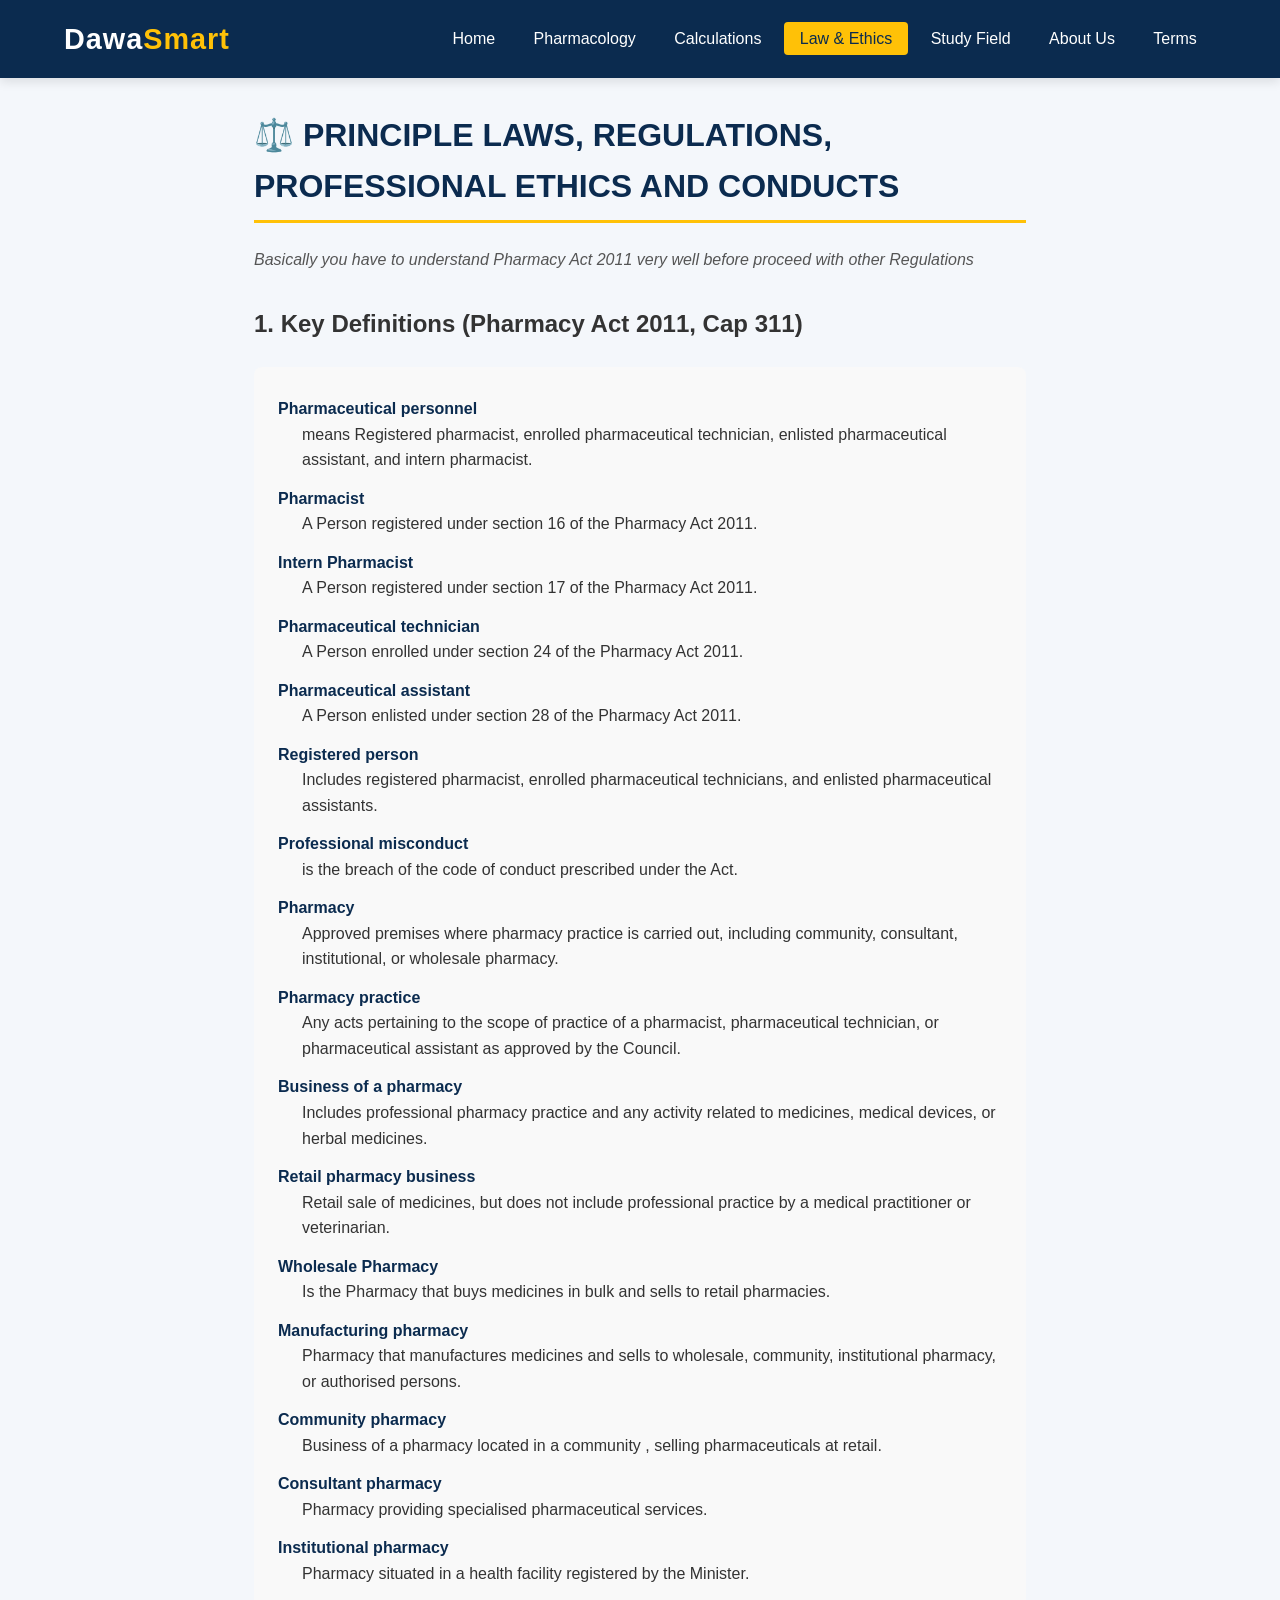
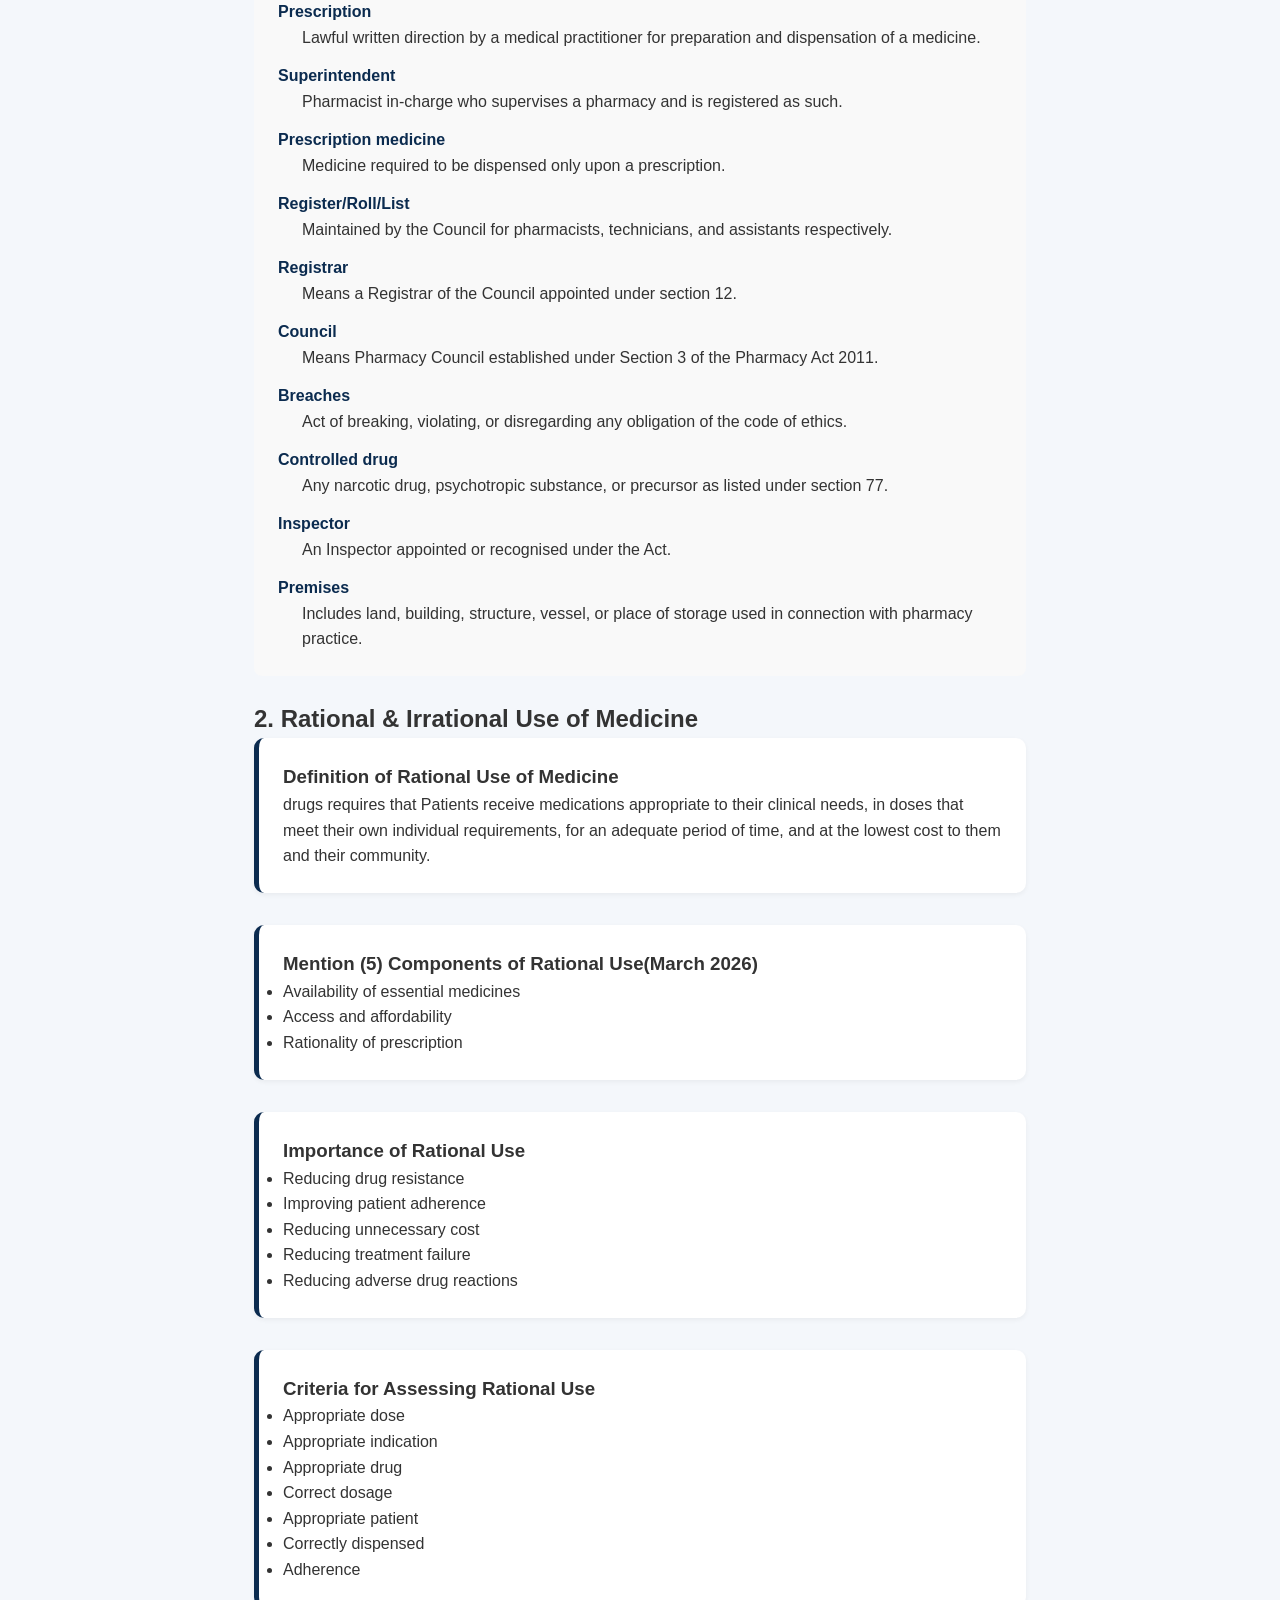
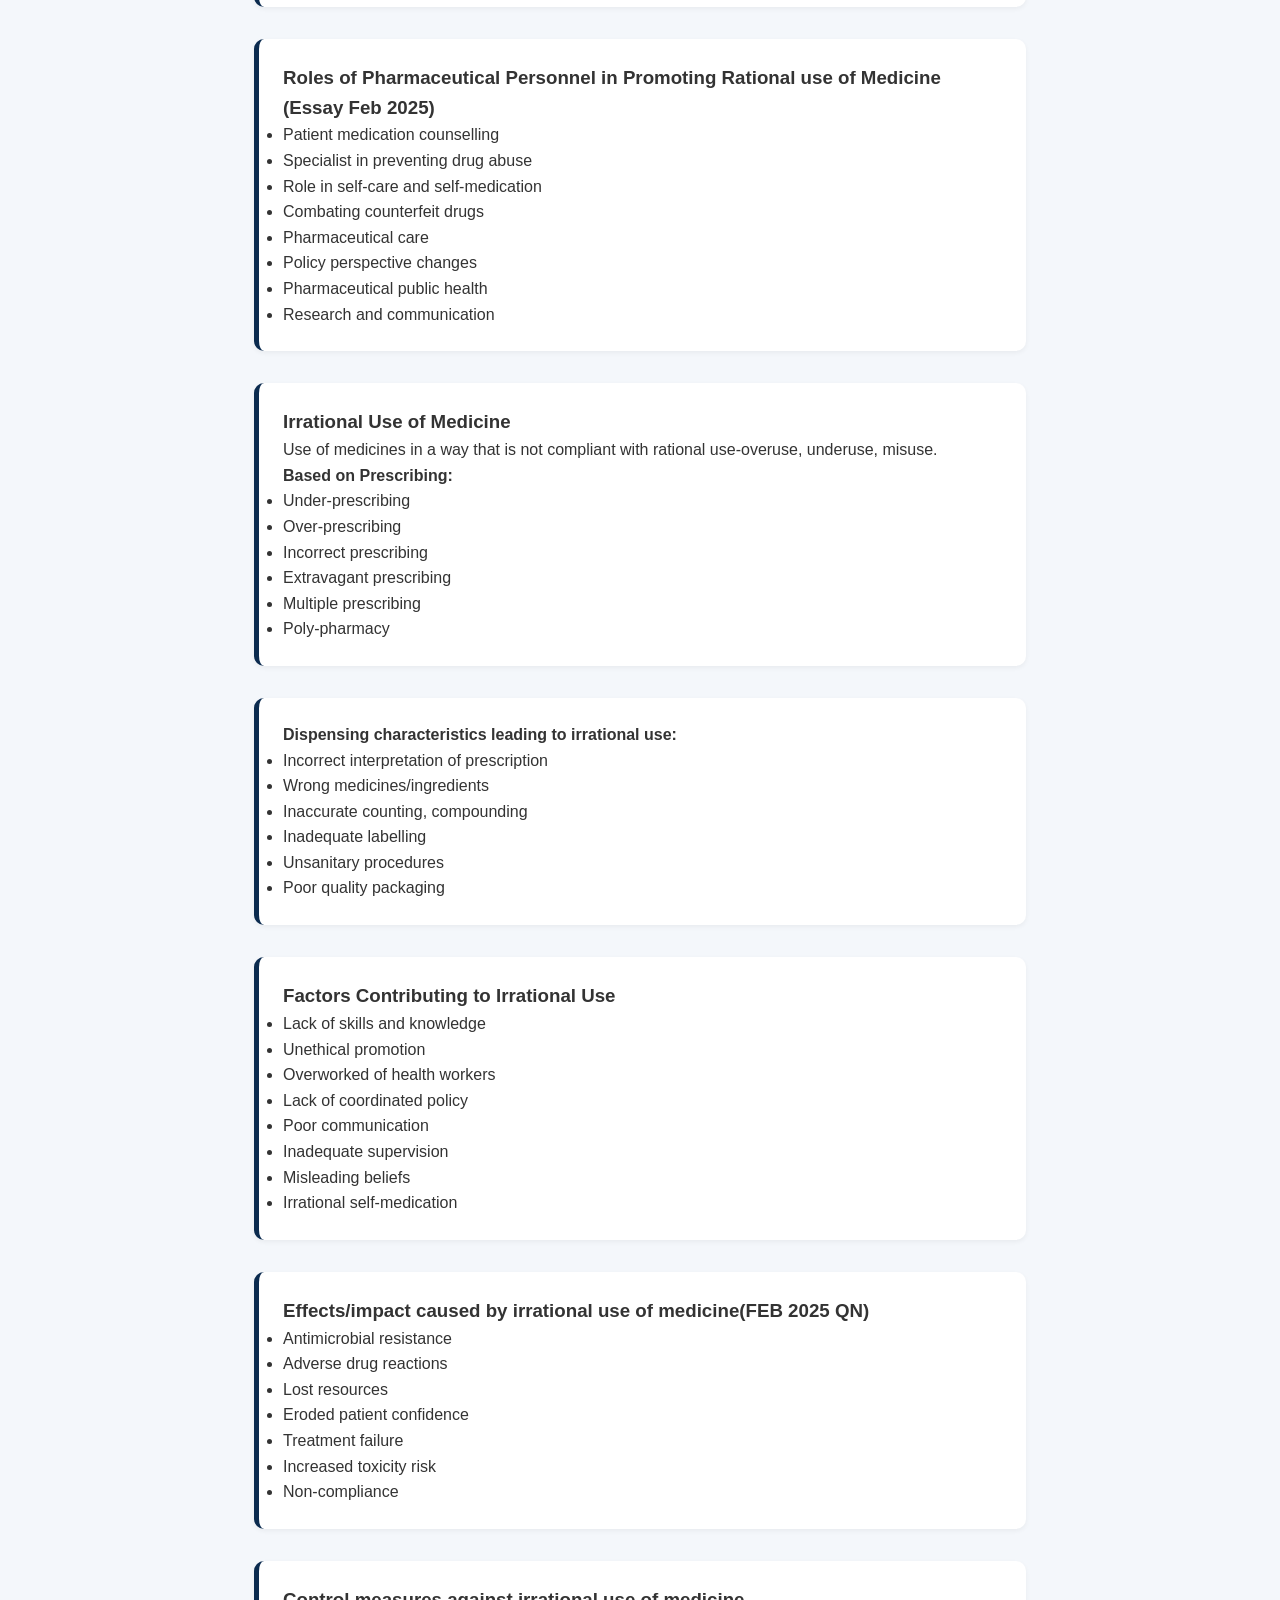
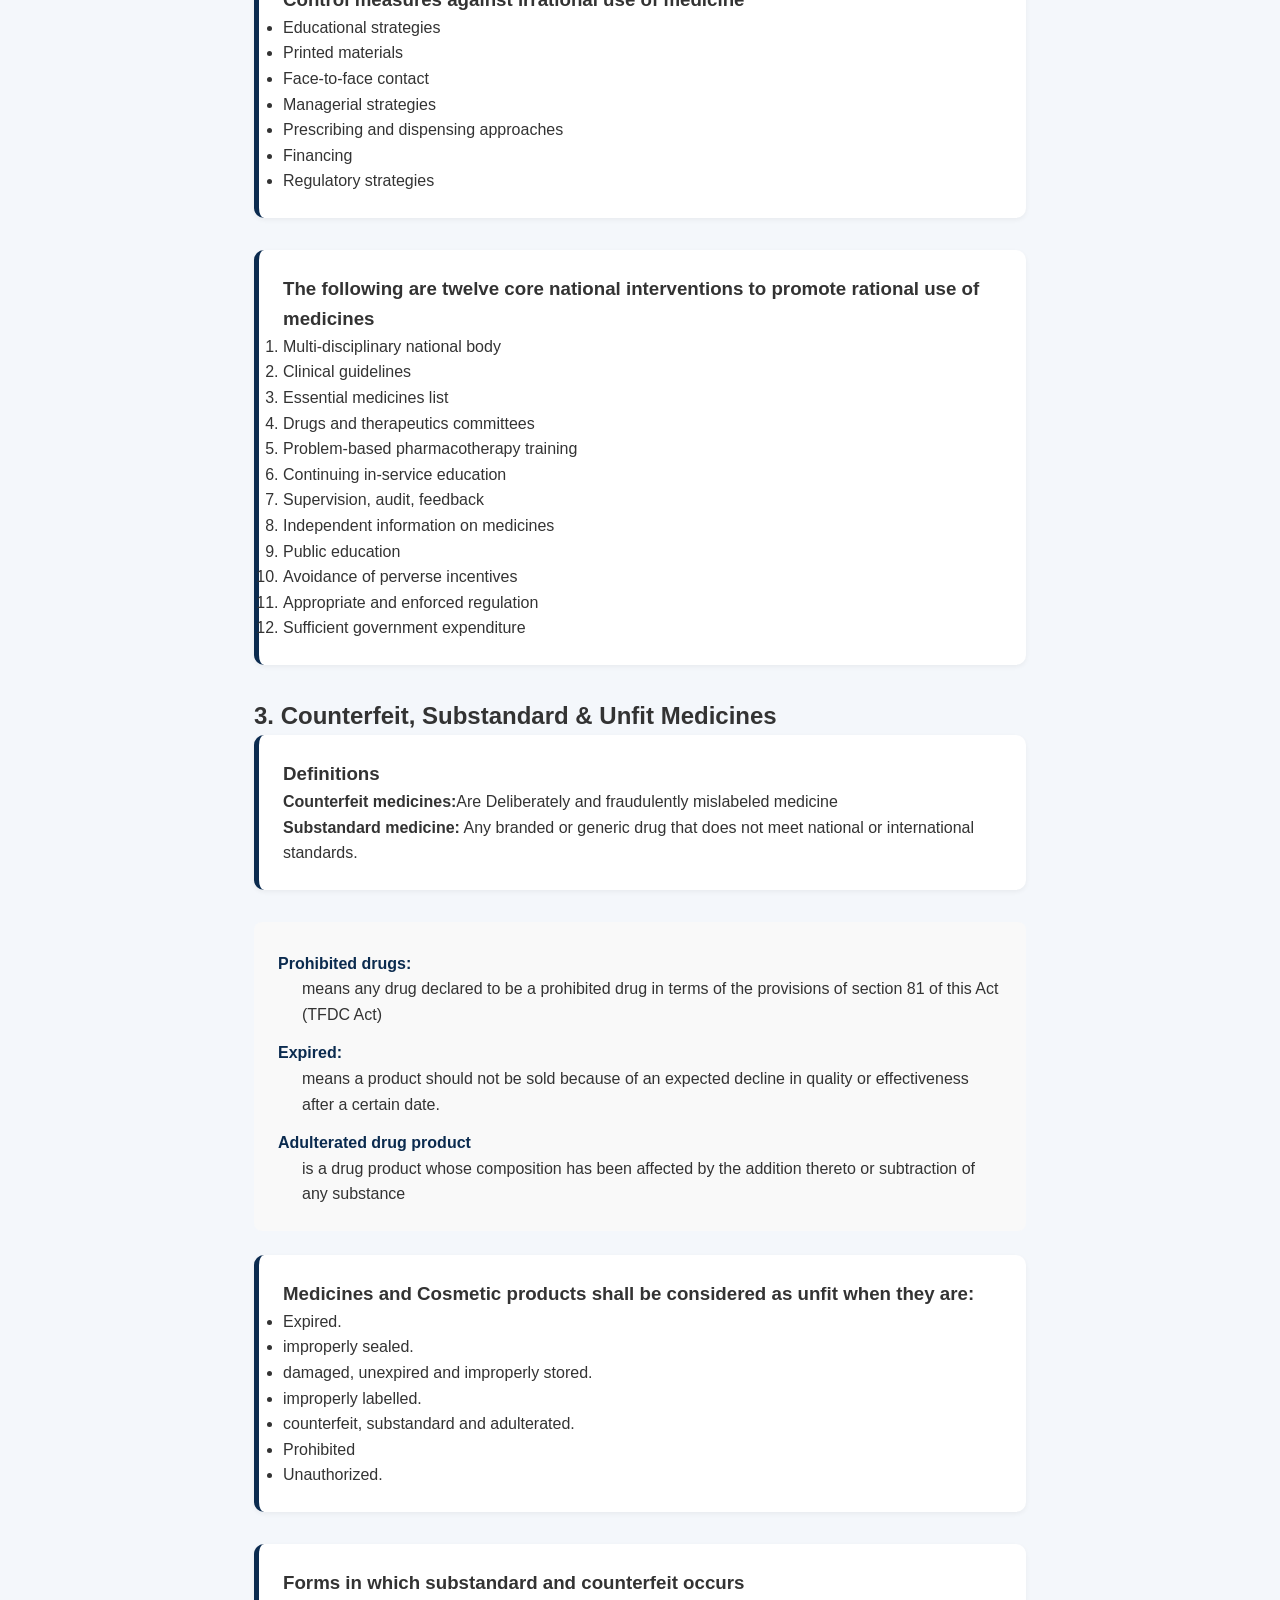
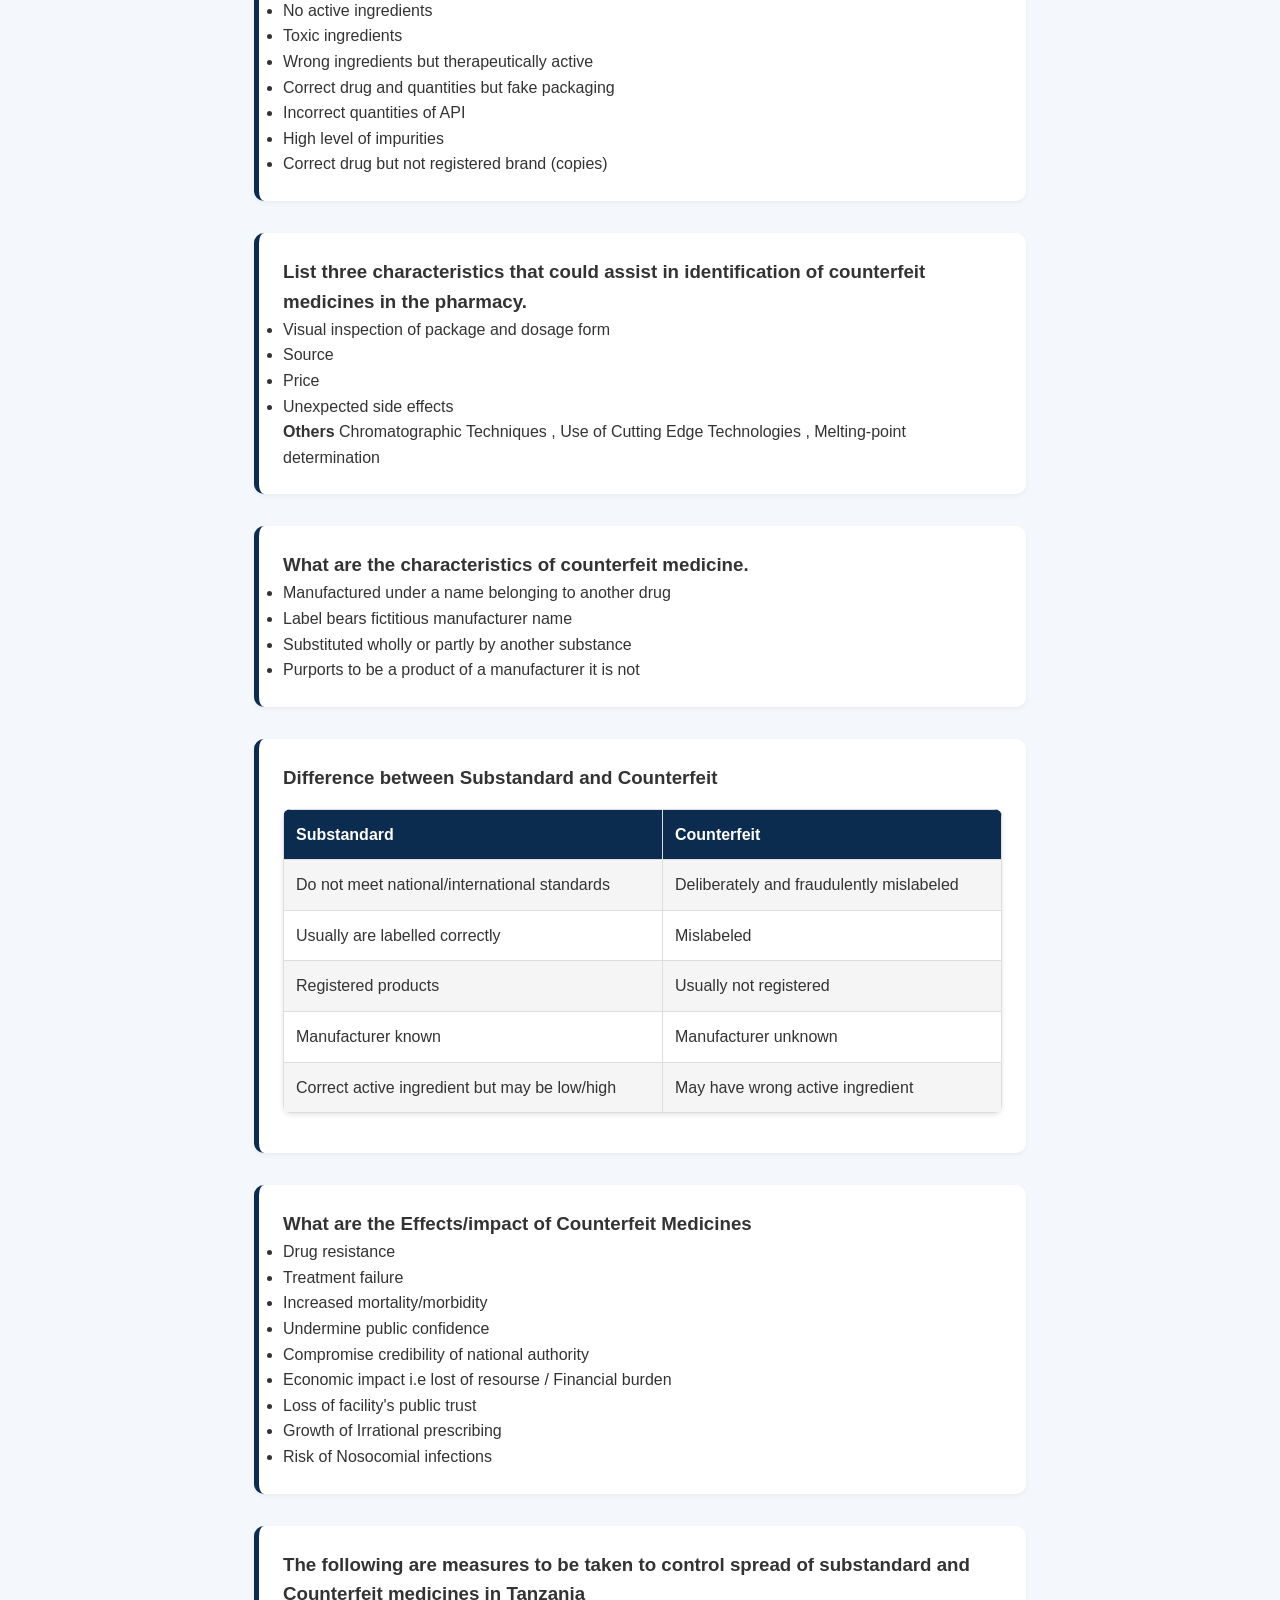
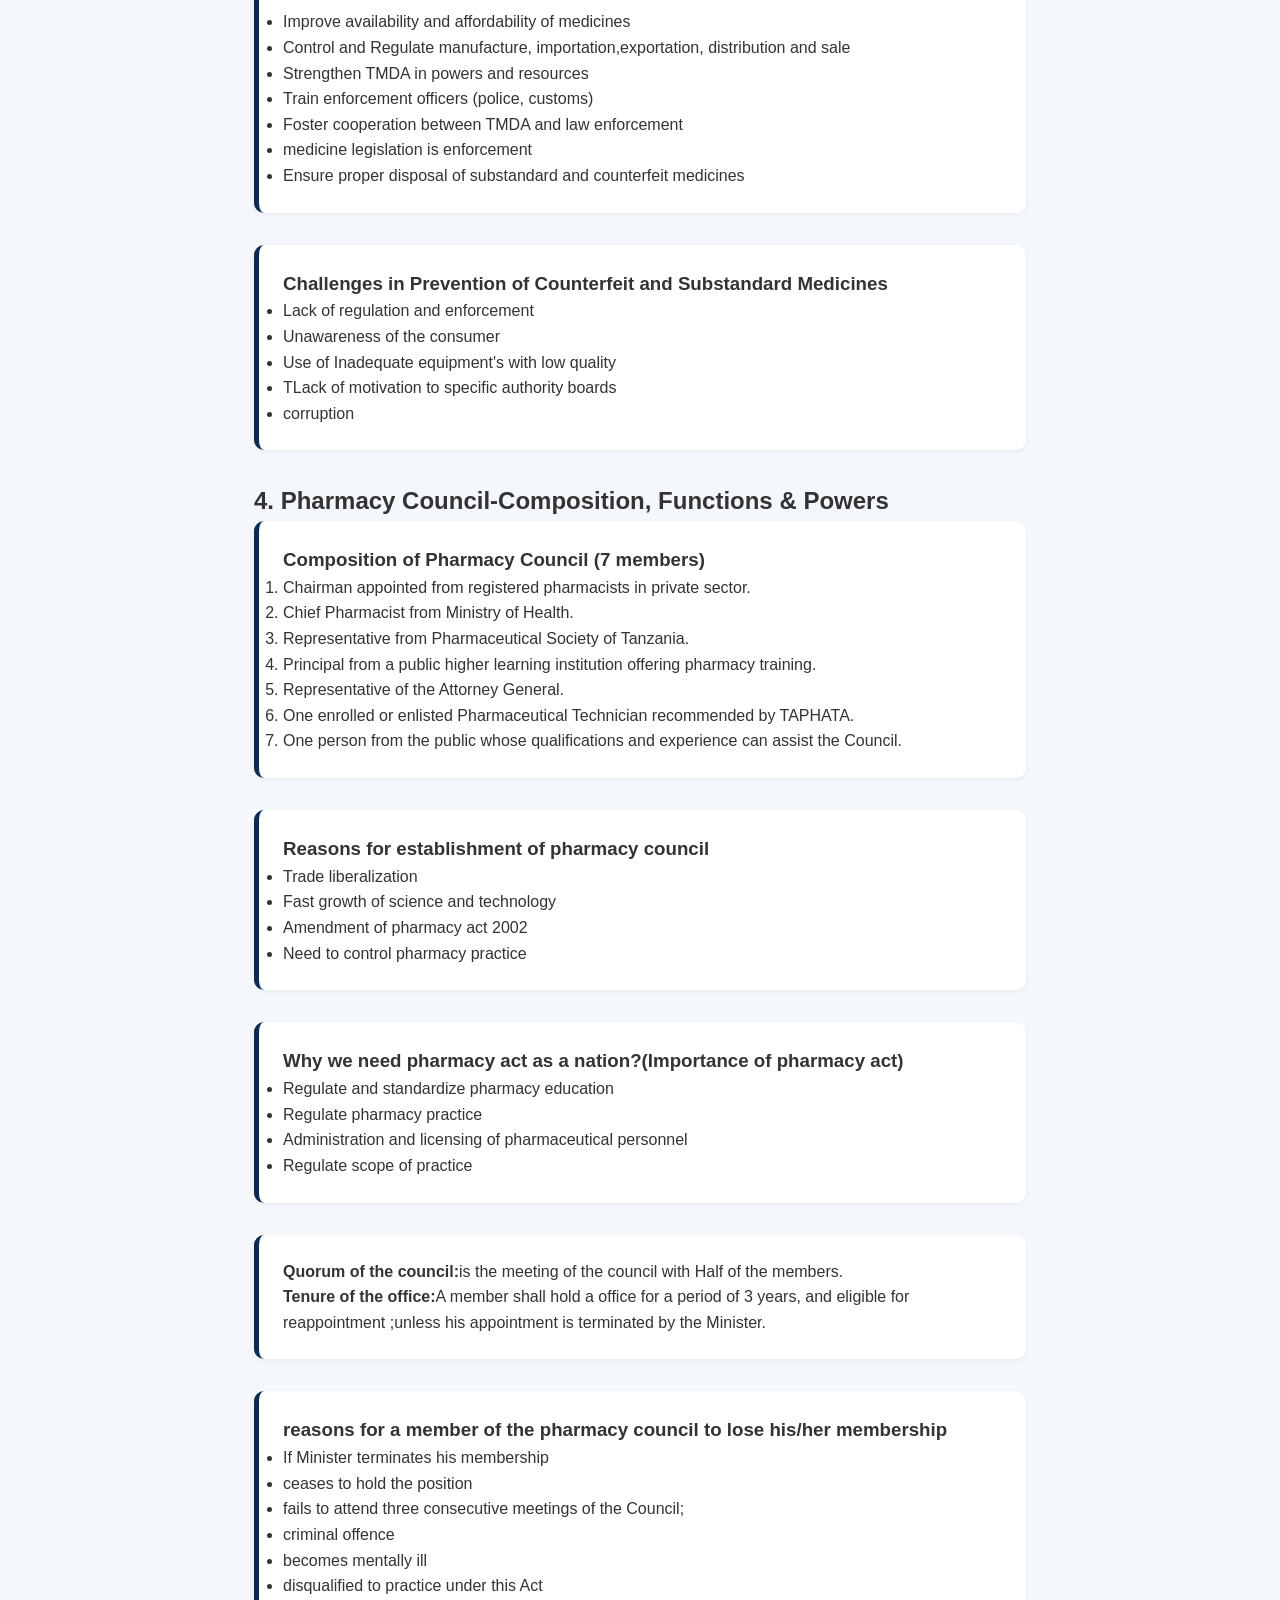
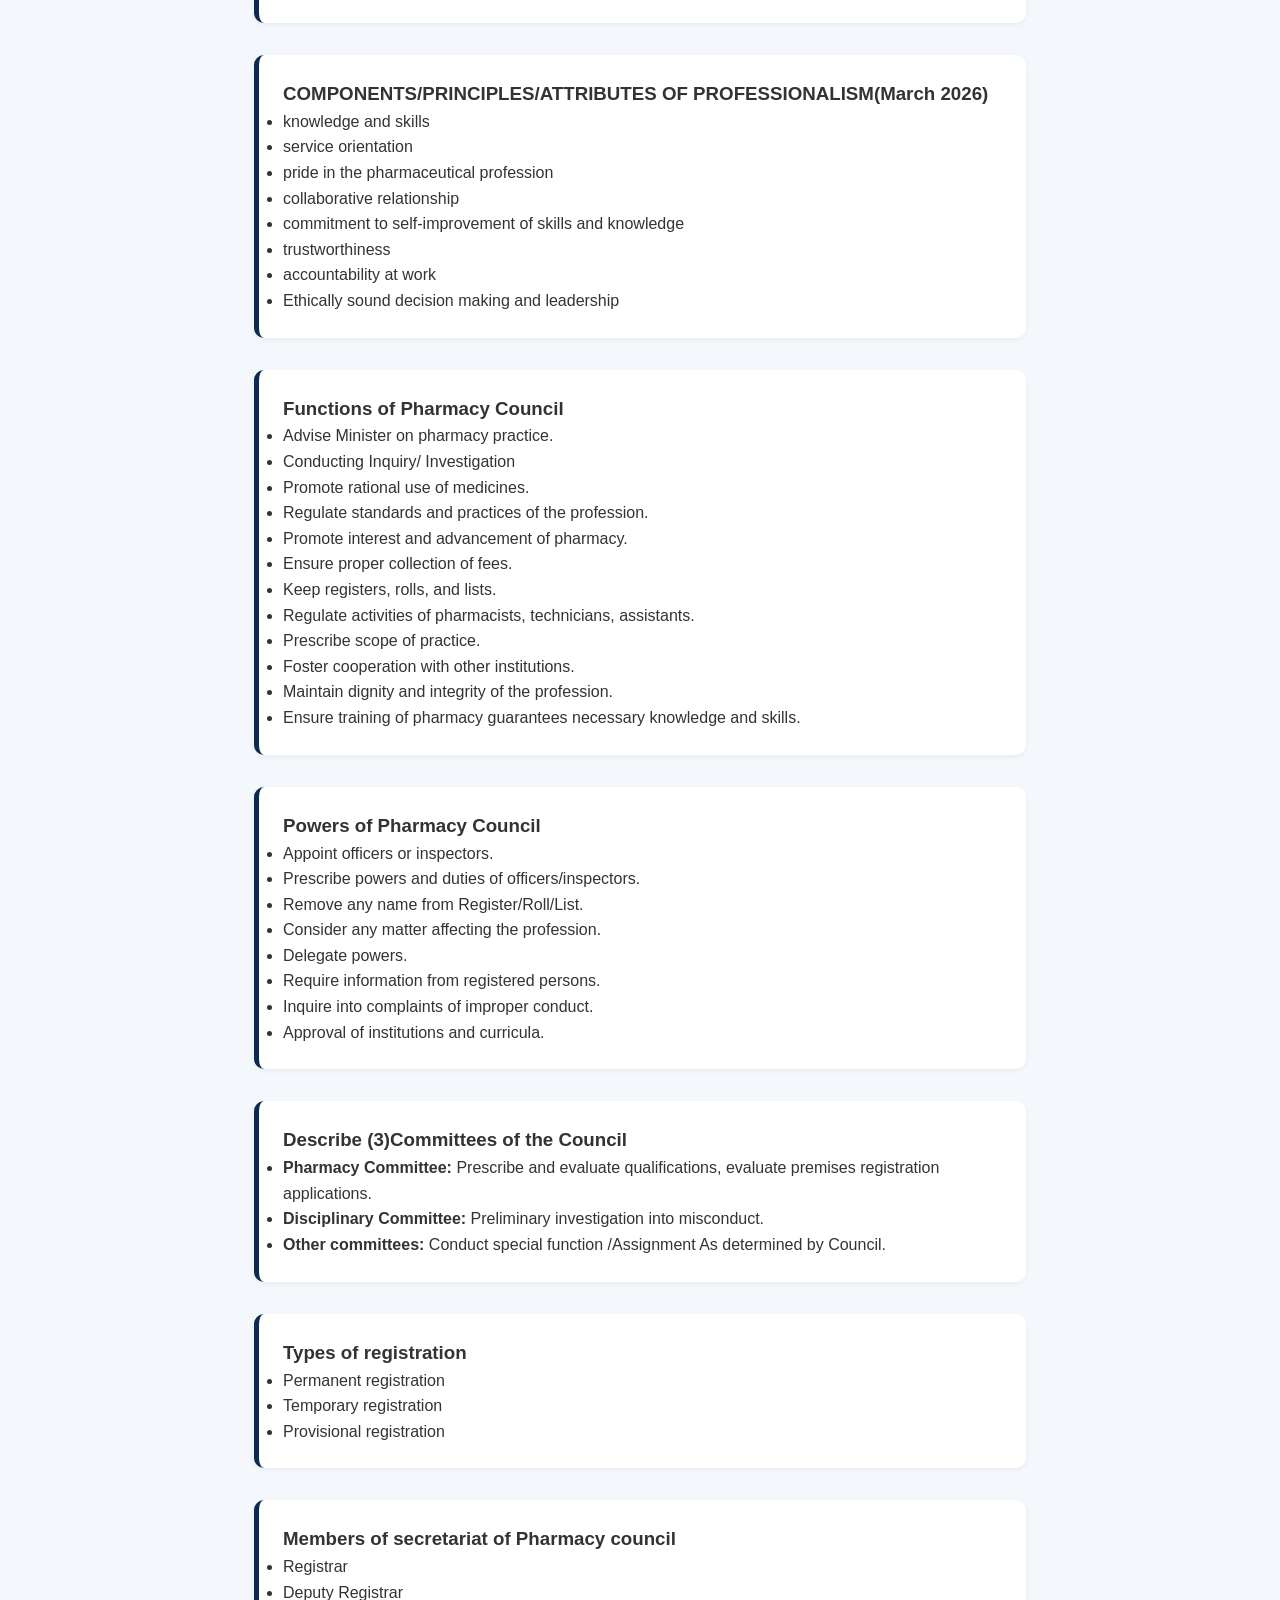
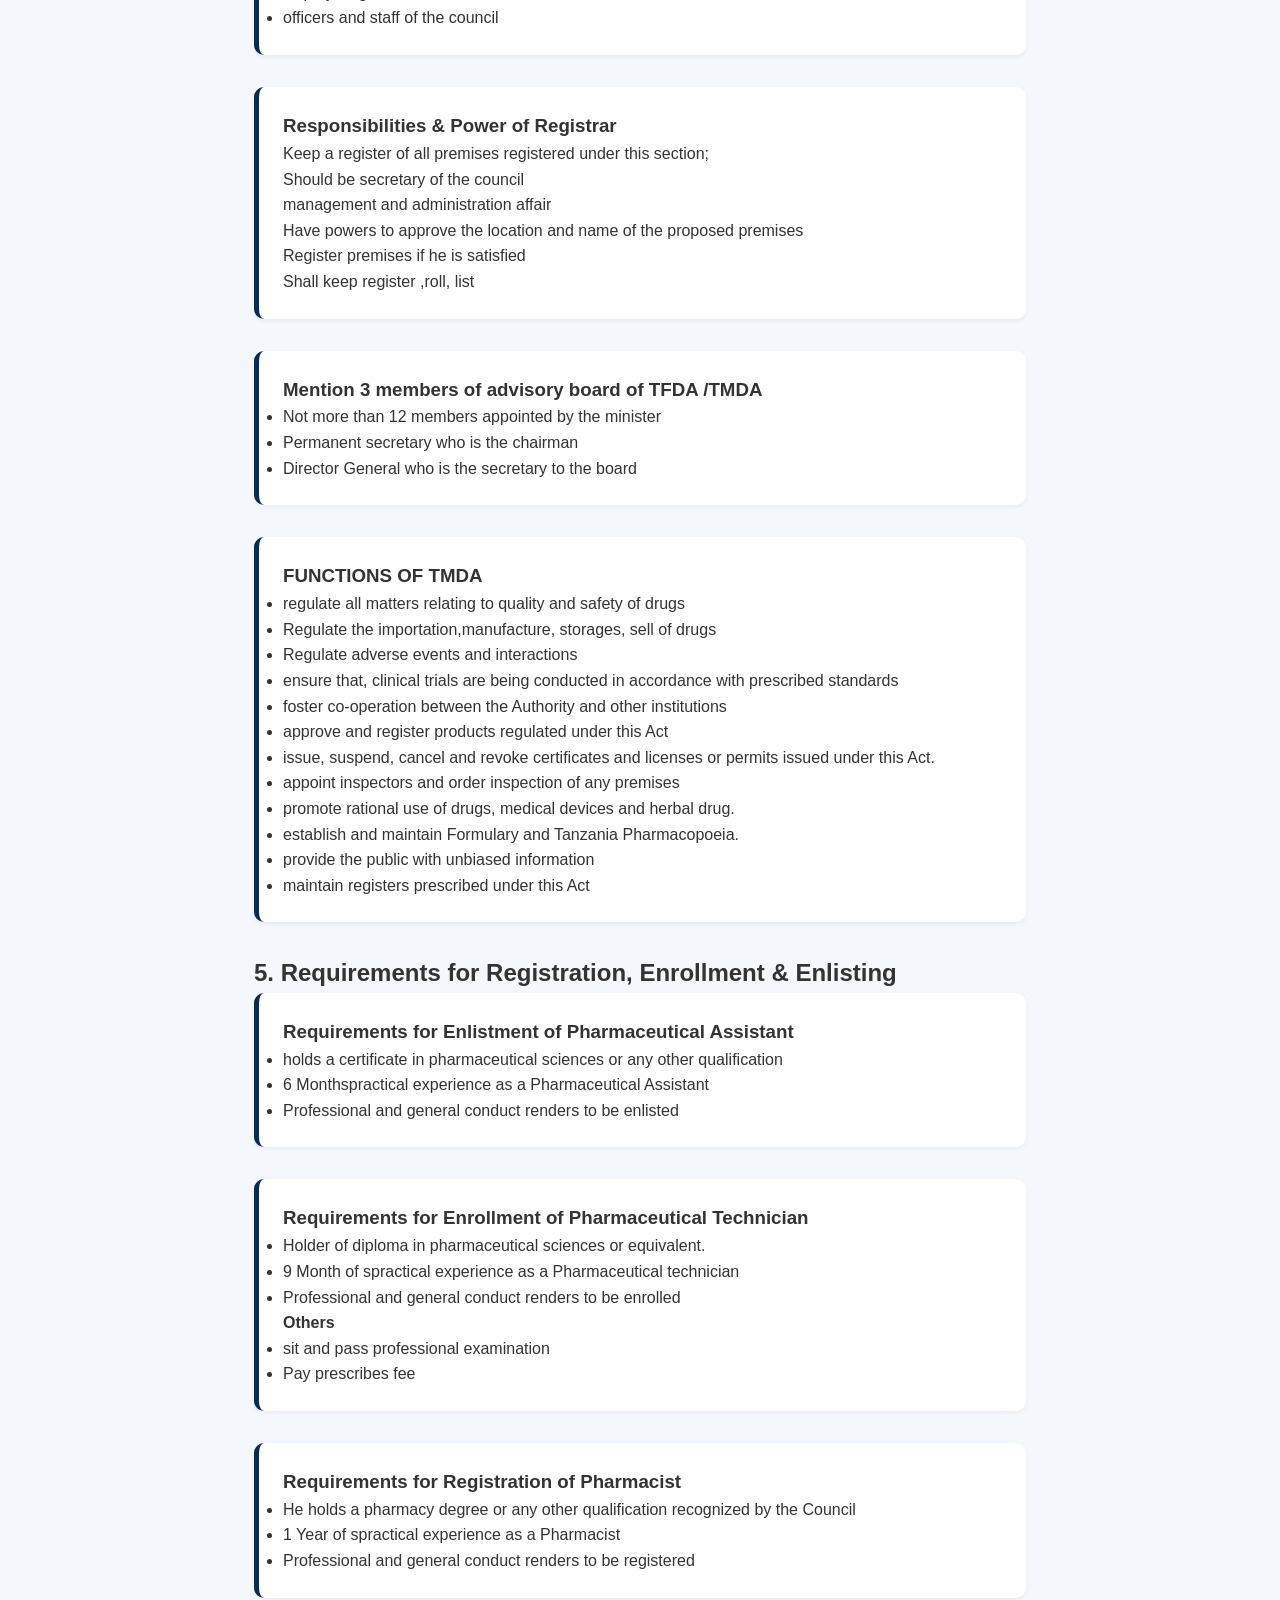
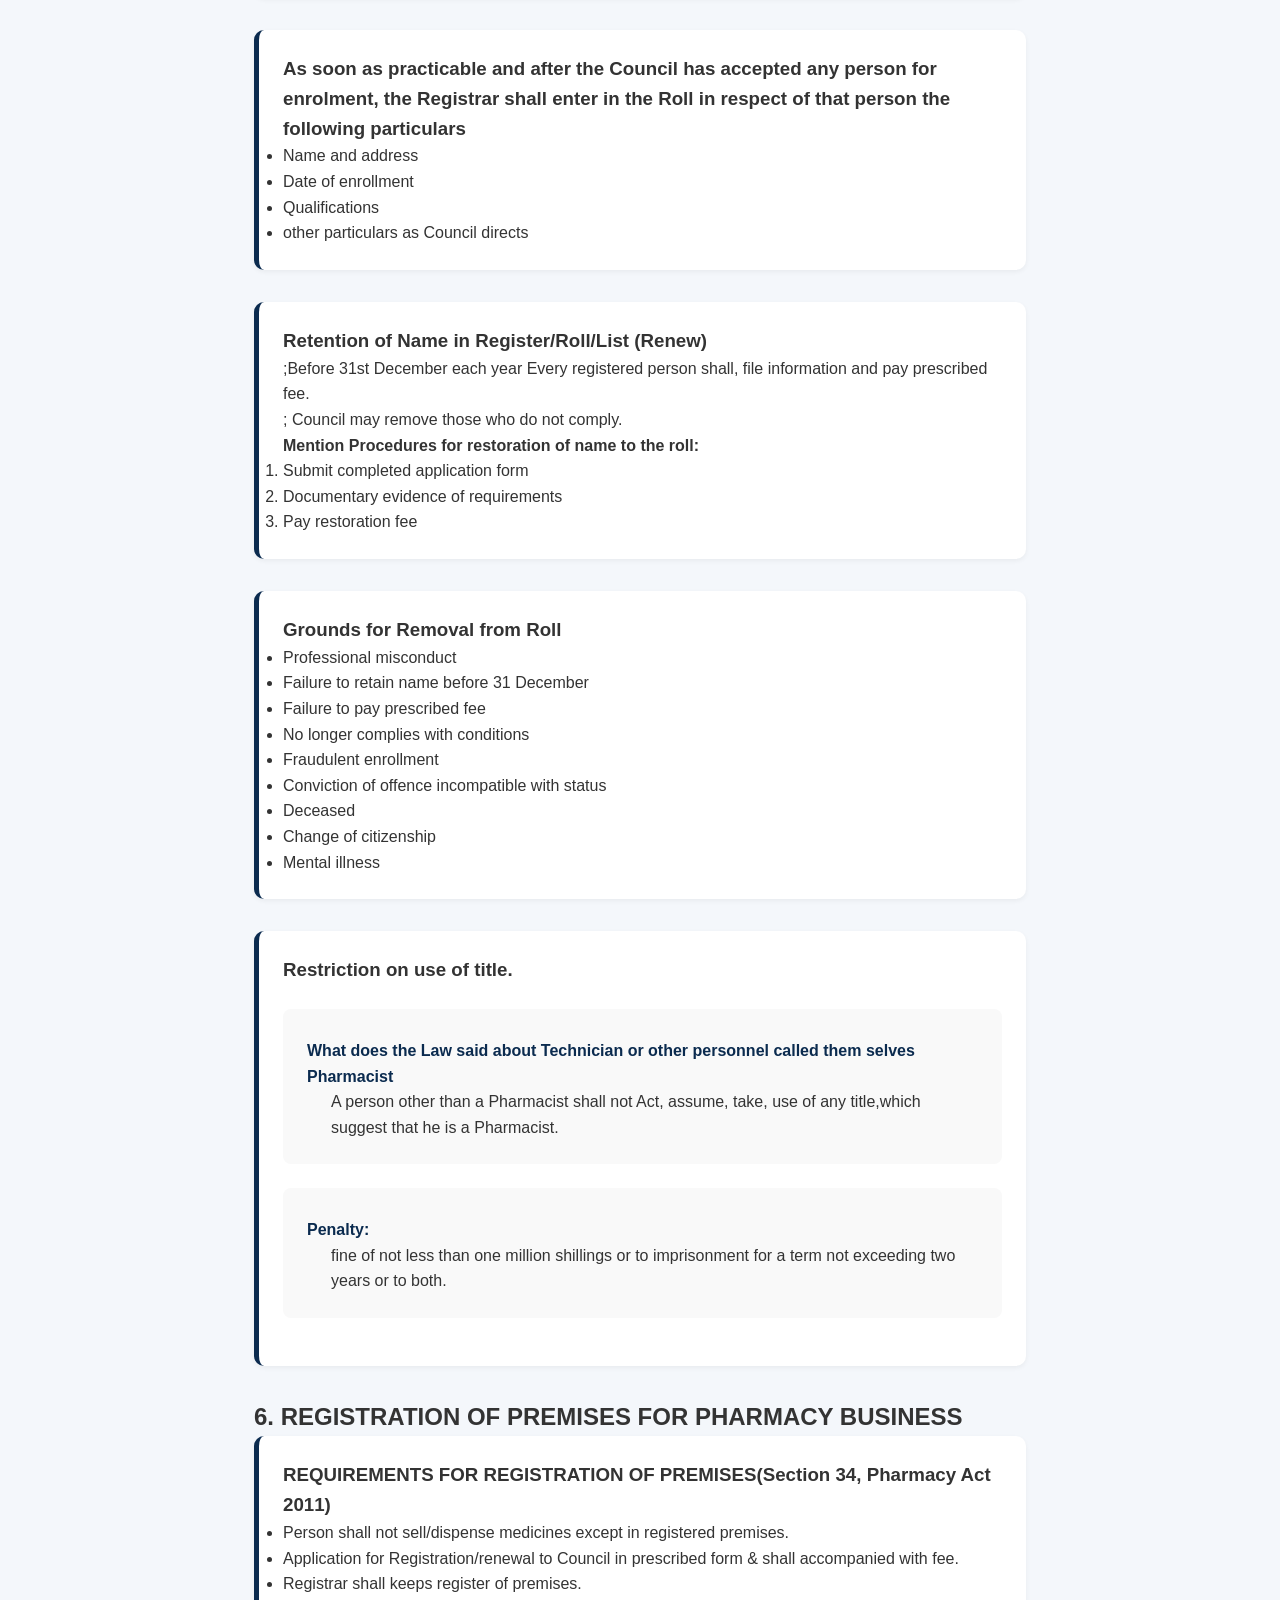
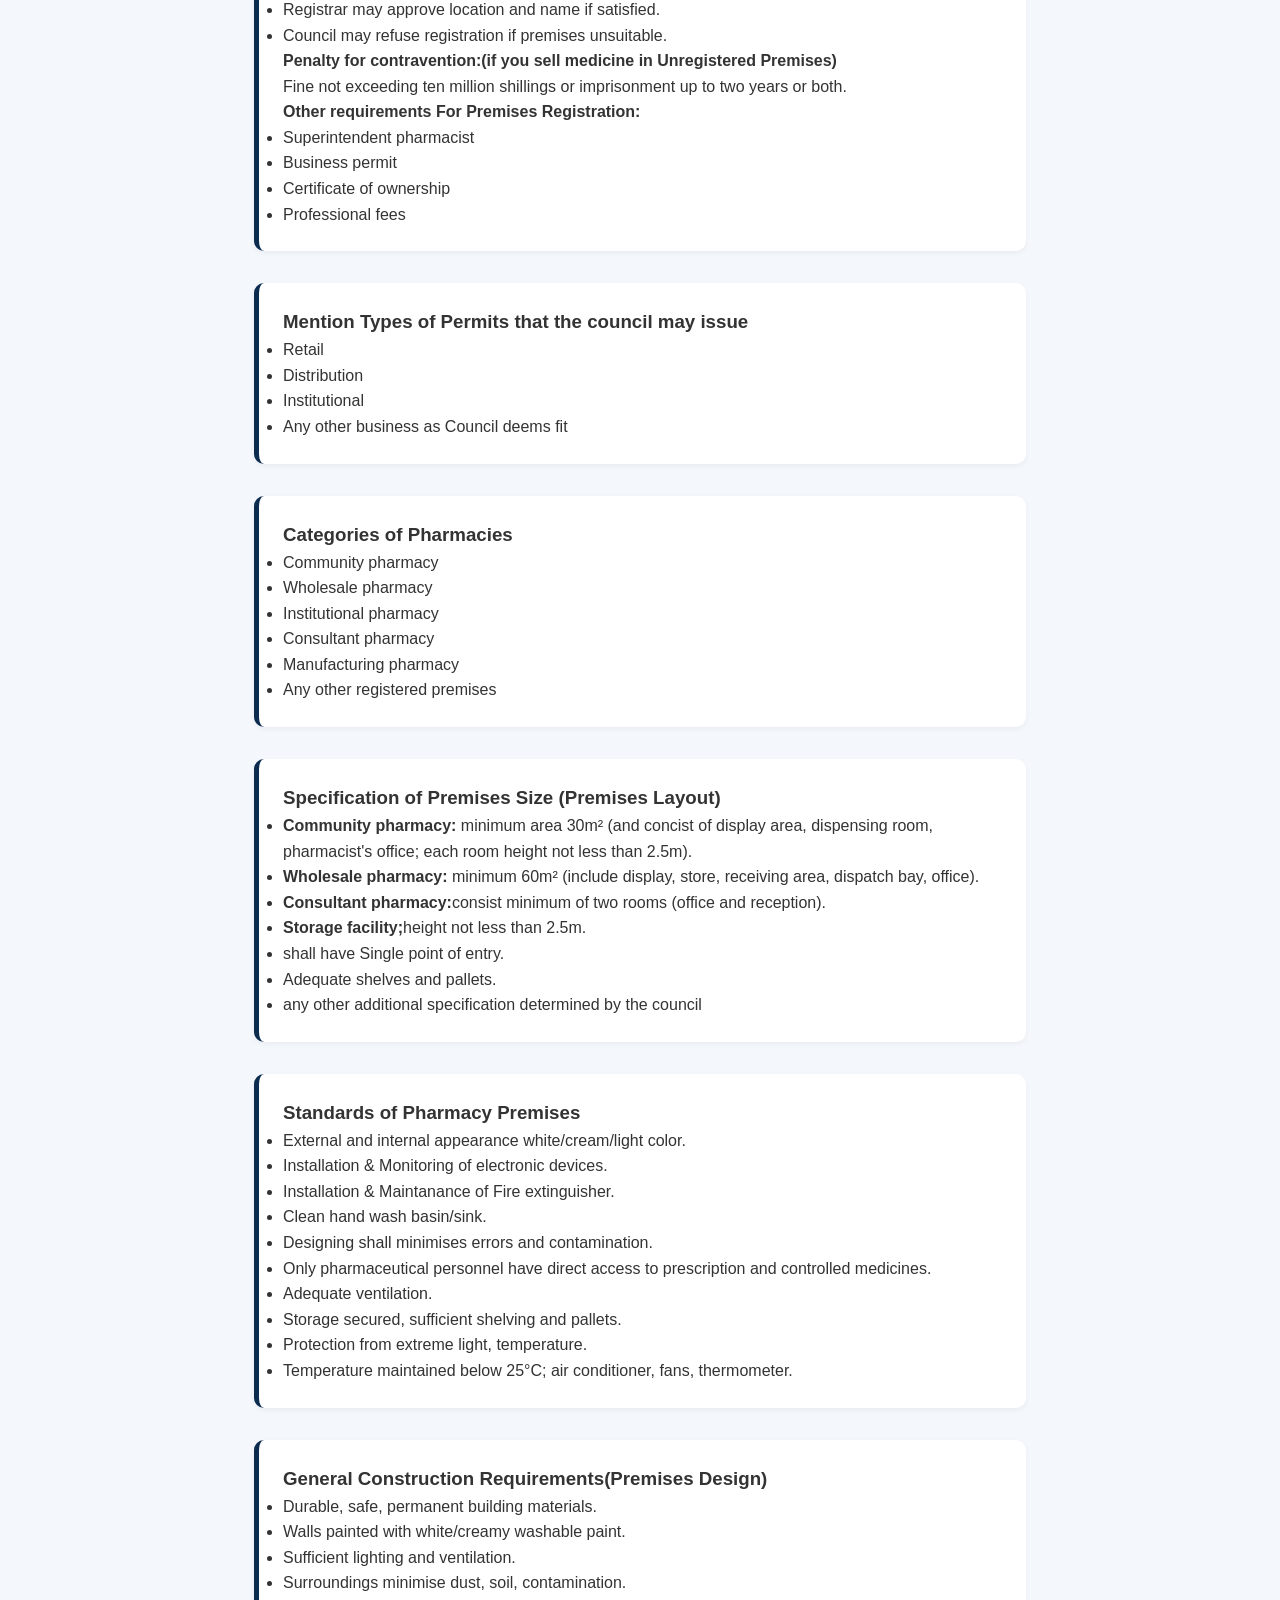
<file: law-ethics.html>
<!DOCTYPE html>
<html lang="en">
<head>
    <meta charset="UTF-8">
    <meta name="viewport" content="width=device-width, initial-scale=1.0, maximum-scale=1.0, user-scalable=yes">
    <title>DawaSmart- Law & Ethics</title>
    <link rel="stylesheet" href="style.css">
    <!-- Google AdSense placeholder -->
    <script async src="https://pagead2.googlesyndication.com/pagead/js/adsbygoogle.js?client=ca-pub-XXXXXXXXXXXXXXXX" crossorigin="anonymous"></script>
    <style>
        /* Additional styling for tables and definitions */
        .definition-list {
            background: #f9f9f9;
            padding: 1rem 1.5rem;
            border-radius: 8px;
            margin: 1.5rem 0;
        }
        .definition-list dt {
            font-weight: 700;
            color: #0b2b4f;
            margin-top: 0.8rem;
        }
        .definition-list dd {
            margin-left: 1.5rem;
            margin-bottom: 0.5rem;
        }
        table {
            width: 100%;
            border-collapse: collapse;
            margin: 1rem 0;
            background: white;
            border-radius: 8px;
            overflow: hidden;
            box-shadow: 0 2px 5px rgba(0,0,0,0.1);
        }
        th, td {
            padding: 0.75rem;
            border: 1px solid #ddd;
            text-align: left;
            vertical-align: top;
        }
        th {
            background: #0b2b4f;
            color: white;
            font-weight: 600;
        }
        tr:nth-child(even) {
            background: #f5f5f5;
        }
        .highlight {
            background: #fff3cd;
            padding: 0.2rem 0.5rem;
            border-radius: 4px;
            font-weight: 500;
        }
    </style>
</head>
<body>
    <header>
        <div class="logo">Dawa<span>Smart</span></div>
        <nav class="navbar">
            <ul class="nav-menu">
                <li><a href="index.html">Home</a></li>
                <li><a href="pharmacology.html">Pharmacology</a></li>
                <li><a href="calculations.html">Calculations</a></li>
                <li><a href="law-ethics.html" class="active">Law & Ethics</a></li>
                <li><a href="study-field.html">Study Field</a></li>
                <li><a href="about.html">About Us</a></li>
                <li><a href="terms.html">Terms</a></li>
            </ul>
            <div class="hamburger">
                <span class="bar"></span><span class="bar"></span><span class="bar"></span>
            </div>
        </nav>
    </header>

    <main class="content-page">
        <h1>⚖️ PRINCIPLE LAWS, REGULATIONS, PROFESSIONAL ETHICS AND CONDUCTS</h1>
        <p class="page-description">Basically you have to understand Pharmacy Act 2011 very well before proceed with other Regulations</p>

        <!-- ========== SECTION 1: DEFINITIONS ========== -->
        <section>
            <h2 class="section-heading">1. Key Definitions (Pharmacy Act 2011, Cap 311)</h2>
            <dl class="definition-list">
                <dt>Pharmaceutical personnel</dt>
                <dd>means Registered pharmacist, enrolled pharmaceutical technician, enlisted pharmaceutical assistant, and intern pharmacist.</dd>

                <dt>Pharmacist</dt>
                <dd>A Person registered under section 16 of the Pharmacy Act 2011.</dd>
                
                <dt>Intern Pharmacist</dt>
                <dd>A Person registered under section 17 of the Pharmacy Act 2011.</dd>

                <dt>Pharmaceutical technician</dt>
                <dd>A Person enrolled under section 24 of the Pharmacy Act 2011.</dd>

                <dt>Pharmaceutical assistant</dt>
                <dd>A Person enlisted under section 28 of the Pharmacy Act 2011.</dd>

                <dt>Registered person</dt>
                <dd>Includes registered pharmacist, enrolled pharmaceutical technicians, and enlisted pharmaceutical assistants.</dd>

                <dt>Professional misconduct</dt>
                <dd>is the breach of the code of conduct prescribed under the Act.</dd>

                <dt>Pharmacy</dt>
                <dd>Approved premises where pharmacy practice is carried out, including community, consultant, institutional, or wholesale pharmacy.</dd>

                <dt>Pharmacy practice</dt>
                <dd>Any acts pertaining to the scope of practice of a pharmacist, pharmaceutical technician, or pharmaceutical assistant as approved by the Council.</dd>

                <dt>Business of a pharmacy</dt>
                <dd>Includes professional pharmacy practice and any activity related to medicines, medical devices, or herbal medicines.</dd>

                <dt>Retail pharmacy business</dt>
                <dd>Retail sale of medicines, but does not include professional practice by a medical practitioner or veterinarian.</dd>

                <dt>Wholesale Pharmacy</dt>
                <dd>Is the Pharmacy that buys medicines in bulk and sells to retail pharmacies.</dd>

                <dt>Manufacturing pharmacy</dt>
                <dd>Pharmacy that manufactures medicines and sells to wholesale, community, institutional pharmacy, or authorised persons.</dd>

                <dt>Community pharmacy</dt>
                <dd>Business of a pharmacy located in a community , selling pharmaceuticals at retail.</dd>

                <dt>Consultant pharmacy</dt>
                <dd>Pharmacy providing specialised pharmaceutical services.</dd>

                <dt>Institutional pharmacy</dt>
                <dd>Pharmacy situated in a health facility registered by the Minister.</dd>

                <dt>Prescription</dt>
                <dd>Lawful written direction by a medical practitioner for preparation and dispensation of a medicine.</dd>

                <dt>Superintendent</dt>
                <dd>Pharmacist in-charge who supervises a pharmacy and is registered as such.</dd>

                <dt>Prescription medicine</dt>
                <dd>Medicine required to be dispensed only upon a prescription.</dd>

                <dt>Register/Roll/List</dt>
                <dd>Maintained by the Council for pharmacists, technicians, and assistants respectively.</dd>

                <dt>Registrar</dt>
                <dd>Means a Registrar of the Council appointed under section 12.</dd>

                <dt>Council</dt>
                <dd>Means Pharmacy Council established under Section 3 of the Pharmacy Act 2011.</dd>

                <dt>Breaches</dt>
                <dd>Act of breaking, violating, or disregarding any obligation of the code of ethics.</dd>

                <dt>Controlled drug</dt>
                <dd>Any narcotic drug, psychotropic substance, or precursor as listed under section 77.</dd>

                <dt>Inspector</dt>
                <dd>An Inspector appointed or recognised under the Act.</dd>

                <dt>Premises</dt>
                <dd>Includes land, building, structure, vessel, or place of storage used in connection with pharmacy practice.</dd>
            </dl>
        </section>

        <!-- ========== SECTION 2: RATIONAL & IRRATIONAL USE OF MEDICINE ========== -->
        <section>
            <h2 class="section-heading">2. Rational & Irrational Use of Medicine</h2>
            <div class="qa-block">
                <h3>Definition of Rational Use of Medicine</h3>
                <p>drugs requires that Patients receive medications appropriate to their clinical needs, in
                    doses that meet their own individual requirements, for an adequate period of time, and
                    at the lowest cost to them and their community.</p>
           
           
           
           
            </div>
            <div class="qa-block">
                <h3>Mention (5) Components of Rational Use(March 2026)</h3>
                <ul>
                    <li>Availability of essential medicines</li>
                    <li>Access and affordability</li>
                    <li>Rationality of prescription</li>
                </ul>
            </div>

            <div class="qa-block">
                <h3>Importance of Rational Use</h3>
                <ul>
                    <li>Reducing drug resistance</li>
                    <li>Improving patient adherence</li>
                    <li>Reducing unnecessary cost</li>
                    <li>Reducing treatment failure</li>
                    <li>Reducing adverse drug reactions</li>
                </ul>
            </div>
            <div class="qa-block">
                <h3>Criteria for Assessing Rational Use</h3>
                <ul>
                    <li>Appropriate dose</li>
                    <li>Appropriate indication</li>
                    <li>Appropriate drug</li>
                    <li>Correct dosage</li>
                    <li>Appropriate patient</li>
                    <li>Correctly dispensed</li>
                    <li>Adherence</li>
                </ul>
            </div>
            <div class="qa-block">
                <h3>Roles of Pharmaceutical Personnel in Promoting Rational use of Medicine (Essay Feb 2025)</h3>
                <ul>
                    <li>Patient medication counselling</li>
                    <li>Specialist in preventing drug abuse</li>
                    <li>Role in self-care and self-medication</li>
                    <li>Combating counterfeit drugs</li>
                    <li>Pharmaceutical care</li>
                    <li>Policy perspective changes</li>
                    <li>Pharmaceutical public health</li>
                    <li>Research and communication</li>
                </ul>
            </div>
            <div class="qa-block">
                <h3>Irrational Use of Medicine</h3>
                <p>Use of medicines in a way that is not compliant with rational use-overuse, underuse, misuse.</p>
                <h4>Based on Prescribing:</h4>
                <ul>
                    <li>Under-prescribing</li>
                    <li>Over-prescribing</li>
                    <li>Incorrect prescribing</li>
                    <li>Extravagant prescribing</li>
                    <li>Multiple prescribing</li>
                    <li>Poly-pharmacy</li>
                </ul>
            </div>
            <div class="qa-block">
             <h4>Dispensing characteristics leading to irrational use:</h4>
                <ul>
                    <li>Incorrect interpretation of prescription</li>
                    <li>Wrong medicines/ingredients</li>
                    <li>Inaccurate counting, compounding</li>
                    <li>Inadequate labelling</li>
                    <li>Unsanitary procedures</li>
                    <li>Poor quality packaging</li>
                </ul>
            </div>
            <div class="qa-block">
                <h3>Factors Contributing to Irrational Use</h3>
                <ul>
                    <li>Lack of skills and knowledge</li>
                    <li>Unethical promotion</li>
                    <li>Overworked of health workers</li>
                    <li>Lack of coordinated policy</li>
                    <li>Poor communication</li>
                    <li>Inadequate supervision</li>
                    <li>Misleading beliefs</li>
                    <li>Irrational self-medication</li>
                </ul>
            </div>
            <div class="qa-block">
                <h3>Effects/impact caused by irrational use of medicine(FEB 2025 QN)</h3>
                <ul>
                    <li>Antimicrobial resistance</li>
                    <li>Adverse drug reactions</li>
                    <li>Lost resources</li>
                    <li>Eroded patient confidence</li>
                    <li>Treatment failure</li>
                    <li>Increased toxicity risk</li>
                    <li>Non-compliance</li>
                </ul>
            </div>
            <div class="qa-block">
                <h3>Control measures against irrational use of medicine</h3>
                <ul>
                    <li>Educational strategies</li>
                    <li>Printed materials</li>
                    <li>Face-to-face contact</li>
                    <li>Managerial strategies</li>
                    <li>Prescribing and dispensing approaches</li>
                    <li>Financing</li>
                    <li>Regulatory strategies</li>
                </ul>
            </div>
            <div class="qa-block">
                <h3>The following are twelve core national interventions to promote rational use of medicines</h3>
                <ol>
                    <li>Multi-disciplinary national body</li>
                    <li>Clinical guidelines</li>
                    <li>Essential medicines list</li>
                    <li>Drugs and therapeutics committees</li>
                    <li>Problem-based pharmacotherapy training</li>
                    <li>Continuing in-service education</li>
                    <li>Supervision, audit, feedback</li>
                    <li>Independent information on medicines</li>
                    <li>Public education</li>
                    <li>Avoidance of perverse incentives</li>
                    <li>Appropriate and enforced regulation</li>
                    <li>Sufficient government expenditure</li>
                </ol>
            </div>
        </section>

        <!-- ========== SECTION 3: COUNTERFEIT, SUBSTANDARD, ADULTERATED DRUGS ========== -->
        <section>
            <h2 class="section-heading">3. Counterfeit, Substandard & Unfit Medicines</h2>
            
            <div class="qa-block">
                <h3>Definitions</h3>
                <p><strong>Counterfeit medicines:</strong>Are Deliberately and fraudulently mislabeled medicine </p>
                <p><strong>Substandard medicine:</strong> Any branded or generic drug that does not meet national or international standards.</p>
            </div>

            <dl class="definition-list">
                <dt>Prohibited drugs:</dt>
                <dd> means any drug declared to be a prohibited drug in terms of the
                    provisions of section 81 of this Act (TFDC Act)</dd>

                <dt>Expired:</dt>
                <dd>means a product should not be sold because of an expected decline in
                    quality or effectiveness after a certain date.</dd>
                
                <dt>Adulterated drug product</dt>
                <dd>is a drug product whose composition has been affected
                    by the addition thereto or subtraction of any substance</dd>
            </dl>

            <div class="qa-block">
                <h3>Medicines and Cosmetic products shall be considered as unfit when they are:</h3>
                <ul>
                    <li>Expired.</li>
                    <li>improperly sealed.</li>
                    <li>damaged, unexpired and improperly stored.</li>
                    <li>improperly labelled.</li>
                    <li>counterfeit, substandard and adulterated.</li>
                    <li>Prohibited</li>
                    <li>Unauthorized.</li>
                </ul>
            </div>

            <div class="qa-block">
                <h3>Forms in which substandard and counterfeit occurs</h3>
                <ul>
                    <li>No active ingredients</li>
                    <li>Toxic ingredients</li>
                    <li>Wrong ingredients but therapeutically active</li>
                    <li>Correct drug and quantities but fake packaging</li>
                    <li>Incorrect quantities of API</li>
                    <li>High level of impurities</li>
                    <li>Correct drug but not registered brand (copies)</li>
                </ul>
            </div>
            <div class="qa-block">
                <h3>List three characteristics that could assist in identification of counterfeit
                    medicines in the pharmacy.</h3>
                <ul>
                    <li>Visual inspection of package and dosage form</li>
                    <li>Source</li>
                    <li>Price</li>
                    <li>Unexpected side effects</li>
                </ul>
                 <p><strong>Others</strong> Chromatographic Techniques , Use of Cutting Edge Technologies , Melting-point determination</p>
            </div>
            
            <div class="qa-block">
                <h3>What are the characteristics of counterfeit medicine.</h3>
                <ul>
                    <li>Manufactured under a name belonging to another drug</li>
                    <li>Label bears fictitious manufacturer name</li>
                    <li>Substituted wholly or partly by another substance</li>
                    <li>Purports to be a product of a manufacturer it is not</li>
                </ul>
            </div>
            <div class="qa-block">
                <h3>Difference between Substandard and Counterfeit</h3>
                <table>
                    <tr><th>Substandard</th><th>Counterfeit</th></tr>
                    <tr><td>Do not meet national/international standards</td><td>Deliberately and fraudulently mislabeled</td></tr>
                    <tr><td>Usually are labelled correctly</td><td>Mislabeled</td></tr>
                    <tr><td>Registered products</td><td>Usually not registered</td></tr>
                    <tr><td>Manufacturer known</td><td>Manufacturer unknown</td></tr>
                    <tr><td>Correct active ingredient but may be low/high</td><td>May have wrong active ingredient</td></tr>
                </table>
            </div>
            <div class="qa-block">
                <h3>What are the Effects/impact of Counterfeit Medicines</h3>
                <ul>
                    <li>Drug resistance</li>
                    <li>Treatment failure</li>
                    <li>Increased mortality/morbidity</li>
                    <li>Undermine public confidence</li>
                    <li>Compromise credibility of national authority</li>
                    <li>Economic impact i.e lost of resourse / Financial burden</li>
                    <li>Loss of facility's public trust</li>
                    <li>Growth of Irrational prescribing</li>
                    <li>Risk of Nosocomial infections</li>
                </ul>
            </div>

            <div class="qa-block">
                <h3>The following are measures to be taken to control spread of substandard and
                    Counterfeit medicines in Tanzania</h3>
                <ul>
                    <li>Improve availability and affordability of medicines</li>
                    <li>Control and Regulate manufacture, importation,exportation, distribution and sale</li>
                    <li>Strengthen TMDA in powers and resources</li>
                    <li>Train enforcement officers (police, customs)</li>
                    <li>Foster cooperation between TMDA and law enforcement</li>
                    <li>medicine legislation is enforcement</li>
                    <li>Ensure proper disposal of substandard and counterfeit medicines</li>
                </ul>
            </div>

            <div class="qa-block">
                <h3>Challenges in Prevention of Counterfeit and Substandard Medicines</h3>
                <ul>
                    <li>Lack of regulation and enforcement</li>
                    <li>Unawareness of the consumer</li>
                    <li>Use of Inadequate equipment's with low quality</li>
                    <li>TLack of motivation to specific authority boards</li>
                    <li>corruption</li>
                </ul>
            </div>
        </section>

        <!-- ========== SECTION 4: PHARMACY COUNCIL ========== -->
        <section>
            <h2 class="section-heading">4. Pharmacy Council-Composition, Functions & Powers</h2>
            <div class="qa-block">
                <h3>Composition of Pharmacy Council (7 members)</h3>
                <ol>
                    <li>Chairman appointed from registered pharmacists in private sector.</li>
                    <li>Chief Pharmacist from Ministry of Health.</li>
                    <li>Representative from Pharmaceutical Society of Tanzania.</li>
                    <li>Principal from a public higher learning institution offering pharmacy training.</li>
                    <li>Representative of the Attorney General.</li>
                    <li>One enrolled or enlisted Pharmaceutical Technician recommended by TAPHATA.</li>
                    <li>One person from the public whose qualifications and experience can assist the Council.</li>
                </ol>
            </div>
            <div class="qa-block">
                <h3>Reasons for establishment of pharmacy council</h3>
                <ul>
                    <li>Trade liberalization</li>
                    <li>Fast growth of science and technology</li>
                    <li>Amendment of pharmacy act 2002</li>
                    <li>Need to control pharmacy practice</li>
                </ul>
            </div>

            <div class="qa-block">
                <h3>Why we need pharmacy act as a nation?(Importance of pharmacy act)</h3>
                <ul>
                    <li>Regulate and standardize pharmacy education</li>
                    <li>Regulate pharmacy practice</li>
                    <li>Administration and licensing of pharmaceutical personnel</li>
                    <li>Regulate scope of practice</li>
                </ul>
            </div>

            <div class="qa-block">
                
                <p><strong>Quorum of the council:</strong>is the meeting of the council with Half of the members.</p>
                <p><strong>Tenure of the office:</strong>A member shall hold a office for a period of 3 years, and eligible for reappointment ;unless his appointment is terminated by the Minister.</p>
            </div>

            <div class="qa-block">
                <h3>reasons for a member of the pharmacy council to lose his/her membership</h3>
                <ul>
                    <li>If Minister terminates his membership</li>
                    <li>ceases to hold the position</li>
                    <li>fails to attend three consecutive meetings of the Council;</li>
                    <li>criminal offence</li>
                    <li>becomes mentally ill</li>
                    <li>disqualified to practice under this Act</li>
                </ul>
            </div>

            <div class="qa-block">
                <h3>COMPONENTS/PRINCIPLES/ATTRIBUTES OF PROFESSIONALISM(March 2026)</h3>
                <ul>
                    <li>knowledge and skills </li>
                    <li>service orientation</li>
                    <li>pride in the pharmaceutical profession</li>
                    <li>collaborative relationship</li>
                    <li>commitment to self-improvement of skills and knowledge</li>
                    <li>trustworthiness</li>
                    <li>accountability at work</li>
                    <li>Ethically sound decision making and leadership</li>
                </ul>
            </div>

            <div class="qa-block">
                <h3>Functions of Pharmacy Council</h3>
                <ul>
                    <li>Advise Minister on pharmacy practice.</li>
                    <li>Conducting Inquiry/ Investigation</li>
                    <li>Promote rational use of medicines.</li>
                    <li>Regulate standards and practices of the profession.</li>
                    <li>Promote interest and advancement of pharmacy.</li>
                    <li>Ensure proper collection of fees.</li>
                    <li>Keep registers, rolls, and lists.</li>
                    <li>Regulate activities of pharmacists, technicians, assistants.</li>
                    <li>Prescribe scope of practice.</li>
                    <li>Foster cooperation with other institutions.</li>
                    <li>Maintain dignity and integrity of the profession.</li>
                    <li>Ensure training of pharmacy guarantees necessary knowledge and skills.</li>
                </ul>
            </div>
            <div class="qa-block">
                <h3>Powers of Pharmacy Council</h3>
                <ul>
                    <li>Appoint officers or inspectors.</li>
                    <li>Prescribe powers and duties of officers/inspectors.</li>
                    <li>Remove any name from Register/Roll/List.</li>
                    <li>Consider any matter affecting the profession.</li>
                    <li>Delegate powers.</li>
                    <li>Require information from registered persons.</li>
                    <li>Inquire into complaints of improper conduct.</li>
                    <li>Approval of institutions and curricula.</li>
                </ul>
            </div>
            <div class="qa-block">
                <h3>Describe (3)Committees of the Council</h3>
                <ul>
                    <li><strong>Pharmacy Committee:</strong> Prescribe and evaluate qualifications, evaluate premises registration applications.</li>
                    <li><strong>Disciplinary Committee:</strong> Preliminary investigation into misconduct.</li>
                    <li><strong>Other committees:</strong> Conduct special function /Assignment As determined by Council.</li>
                </ul>
            </div>

            <div class="qa-block">
                <h3>Types of registration</h3>
                <ul>
                    <li>Permanent registration</li>
                    <li>Temporary registration</li>
                    <li>Provisional registration</li>
                 </ul>
            </div>

            <div class="qa-block">
                <h3>Members of secretariat of Pharmacy council</h3>
                <ul>
                    <li>Registrar</li>
                    <li>Deputy Registrar</li>
                    <li>officers and staff of the council</li>
                </ul>
            </div>

            <div class="qa-block">
                <h3>Responsibilities & Power of Registrar </h3>
                <p>Keep a register of all premises registered under this section;</p>
                <p>Should be secretary of the council</p>
                <p>management and administration affair</p>
                <p>Have powers to approve the location and name of the proposed premises</p>
                <p>Register premises if he is satisfied </p>
                <p>Shall keep register ,roll, list</p>
            </div>

        <div class="qa-block">
            <h3>Mention 3 members of advisory board of TFDA /TMDA</h3>
            <ul>
                <li>Not more than 12 members appointed by the minister</li>
                <li>Permanent secretary who is the chairman</li>
                <li>Director General who is the secretary to the board</li>
            </ul>
        </div>


        <div class="qa-block">
            <h3>FUNCTIONS OF TMDA</h3>
            <ul>
                <li>regulate all matters relating to quality and safety of drugs</li>
                <li>Regulate the importation,manufacture, storages, sell of drugs</li>
                <li>Regulate adverse events and interactions</li>
                <li>ensure that, clinical trials are being conducted in accordance with prescribed standards</li>
                <li>foster co-operation between the Authority and other institutions</li>
                <li>approve and register products regulated under this Act</li>
                <li>issue, suspend, cancel and revoke certificates and licenses or permits issued under this Act.</li>
                <li>appoint inspectors and order inspection of any premises</li>
                <li>promote rational use of drugs, medical devices and herbal drug.</li>
                <li>establish and maintain Formulary and Tanzania Pharmacopoeia.</li>
                <li>provide the public with unbiased information</li>
                <li>maintain registers prescribed under this Act</li>
            </ul>
        </div>
        </section>
        <!-- ========== SECTION 5: REGISTRATION, ENROLLMENT, ENLISTING ========== -->
        <section>
            <h2 class="section-heading">5. Requirements for Registration, Enrollment & Enlisting</h2>
            <div class="qa-block">
                <h3>Requirements for Enlistment of Pharmaceutical Assistant</h3>
                <ul>
                    <li>holds a certificate in pharmaceutical sciences or any other qualification</li>
                    <li>6 Monthspractical experience as a Pharmaceutical Assistant</li>
                    <li>Professional and general conduct renders to be enlisted</li>
                </ul>
            </div>
            <div class="qa-block">
                <h3>Requirements for Enrollment of Pharmaceutical Technician</h3>
                <ul>
                    <li>Holder of diploma in pharmaceutical sciences or equivalent.</li>
                    <li>9 Month of spractical experience as a Pharmaceutical technician</li>
                    <li>Professional and general conduct renders to be enrolled</li>
                   </ul>
                    <strong>Others</strong>
                <ul>
                    <li>sit and pass professional examination</li>
                    <li>Pay prescribes fee</li>
                </ul>
            </div>
            <div class="qa-block">
                <h3>Requirements for Registration of Pharmacist</h3>
                <ul>
                    <li>He holds a pharmacy degree or any other qualification recognized by the Council</li>
                    <li>1 Year of spractical experience as a Pharmacist</li>
                    <li>Professional and general conduct renders to be registered</li>
                </ul>
            </div>
            
            <div class="qa-block">
                <h3>As soon as practicable and after the Council has accepted any person
                    for enrolment, the Registrar shall enter in the Roll in
                    respect of that person the following particulars</h3>
                <ul>
                    <li>Name and address</li>
                    <li>Date of enrollment</li>
                    <li>Qualifications</li>
                    <li>other particulars as Council directs</li>
                </ul>
            </div>

            <div class="qa-block">
                <h3>Retention of Name in Register/Roll/List (Renew)</h3>
                <p>;Before 31st December each year Every registered person shall, 
                   file information and pay prescribed fee.</p>
                <p>; Council may remove those who do not comply.</p>
               
                   <h4>Mention Procedures for restoration of name to the roll:</h4>
                <ol>
                    <li>Submit completed application form</li>
                    <li>Documentary evidence of requirements</li>
                    <li>Pay restoration fee</li>
                </ol>
            </div>
            <div class="qa-block">
                <h3>Grounds for Removal from Roll</h3>
                <ul>
                    <li>Professional misconduct</li>
                    <li>Failure to retain name before 31 December</li>
                    <li>Failure to pay prescribed fee</li>
                    <li>No longer complies with conditions</li>
                    <li>Fraudulent enrollment</li>
                    <li>Conviction of offence incompatible with status</li>
                    <li>Deceased</li>
                    <li>Change of citizenship</li>
                    <li>Mental illness</li>
                </ul>
            </div>
            <div class="qa-block">
                <h3>Restriction on use of title. </h3>
                <dl class="definition-list">
                    <dt>What does the Law said about Technician or other personnel called them selves Pharmacist</dt>
                    <dd>A person other than a Pharmacist shall not Act, assume, take, use of any title,which suggest that he is a Pharmacist.</dd>
                </dl>
                <dl class="definition-list">
                    <dt>Penalty:</dt>
                    <dd>fine of not less than one million shillings or to imprisonment for a term not exceeding two years or to both.</dd>
                </dl>
            </div>
        </section>

        <!-- ========== SECTION 6: REGISTRATION OF PREMISES ========== -->
        <section>
            <h2 class="section-heading">6. REGISTRATION OF PREMISES FOR PHARMACY BUSINESS</h2>
            <div class="qa-block">
                <h3>REQUIREMENTS FOR REGISTRATION OF PREMISES(Section 34, Pharmacy Act 2011)</h3>
                <ul>
                    <li>Person shall not sell/dispense medicines except in registered premises.</li>
                    <li>Application for Registration/renewal to Council in prescribed form & shall accompanied with fee.</li>
                    <li>Registrar shall keeps register of premises.</li>
                    <li>Registrar may approve location and name if satisfied.</li>
                    <li>Council may refuse registration if premises unsuitable.</li>
                </ul>
                <p><strong>Penalty for contravention:(if you sell medicine in Unregistered Premises)</strong></p>
                    <p> Fine not exceeding ten million shillings or imprisonment up to two years or both.</p>
                <h4>Other requirements For Premises Registration:</h4>
                <ul>
                    <li>Superintendent pharmacist</li>
                    <li>Business permit</li>
                    <li>Certificate of ownership</li>
                    <li>Professional fees</li>
                </ul>
            </div>
            <div class="qa-block">
                <h3>Mention Types of Permits that the council may issue</h3>
                <ul>
                    <li>Retail</li>
                    <li>Distribution</li>
                    <li>Institutional</li>
                    <li>Any other business as Council deems fit</li>
                </ul>
            </div>
            <div class="qa-block">
                <h3>Categories of Pharmacies</h3>
                <ul>
                    <li>Community pharmacy</li>
                    <li>Wholesale pharmacy</li>
                    <li>Institutional pharmacy</li>
                    <li>Consultant pharmacy</li>
                    <li>Manufacturing pharmacy</li>
                    <li>Any other registered premises</li>
                </ul>
            </div>
            <div class="qa-block">
                <h3>Specification of Premises <strong>Size</strong>  (Premises Layout)</h3>
                <ul>
                    <li><strong>Community pharmacy:</strong> minimum area 30m² (and concist of display area, dispensing room, pharmacist's office; each room height not less than 2.5m).</li>
                    <li><strong>Wholesale pharmacy:</strong> minimum 60m² (include display, store, receiving area, dispatch bay, office).</li>
                    <li><strong>Consultant pharmacy:</strong>consist minimum of two rooms (office and reception).</li>
                    <li><strong>Storage facility;</strong>height not less than 2.5m.</li>
                    <li>shall have Single point of entry.</li>
                    <li>Adequate shelves and pallets.</li>
                    <li>any other additional specification determined by the council</li>
                </ul>
            </div>
            <div class="qa-block">
                <h3><strong>Standards</strong> of Pharmacy Premises</h3>
                <ul>
                    <li>External and internal appearance white/cream/light color.</li>
                    <li>Installation & Monitoring of electronic devices.</li>
                    <li>Installation & Maintanance of Fire extinguisher.</li>
                    <li>Clean hand wash basin/sink.</li>
                    <li>Designing shall minimises errors and contamination.</li>
                    <li>Only pharmaceutical personnel have direct access to prescription and controlled medicines.</li>
                    <li>Adequate ventilation.</li>
                    <li>Storage secured, sufficient shelving and pallets.</li>
                    <li>Protection from extreme light, temperature.</li>
                    <li>Temperature maintained below 25°C; air conditioner, fans, thermometer.</li>
                </ul>
            </div>
            <div class="qa-block">
                <h3>General<strong> Construction</strong> Requirements(Premises Design)</h3>
                <ul>
                    <li>Durable, safe, permanent building materials.</li>
                    <li>Walls painted with white/creamy washable paint.</li>
                    <li>Sufficient lighting and ventilation.</li>
                    <li>Surroundings minimise dust, soil, contamination.</li>
                    <li>Proper Roofing.</li>
                    <li>Floor of terrazzo, tiles, or hard washable surfaces.</li>
                    <li>Protected against rodents, birds, vermin.</li>
                    <li>Separate secured cabinets for controlled medicines.</li>
                    <li>Equipment for proper storage, safety.</li>
                    <li>Secured to prevent theft; "NO SMOKING" sign.</li>
                    <li><strong>Compounding area:</strong> simple dispensing equipment (balances, mortar/pestle, cylinder, sink).</li>
                    <li>Separate shelves for human and veterinary medicines.</li>
                    <li>Not stock chemicals/pesticides in same premises.</li>
                </ul>
            </div>
            <div class="qa-block">
                <h3>Storage Facilities Requirements</h3>
                <ul>
                    <li>Protect the products from deterioration, vermin, pests.</li>
                    <li>Monitor storage conditions with temperature recording devices.</li>
                    <li>Lockable shelves for Schedule IA medicines.</li>
                    <li>Space for returned, recalled, expired, quarantined, counterfeit products.</li>
                    <li>All pharmaceuticals stored off floor on shelves/pallets.</li>
                </ul>
            </div>

            <div class="qa-block">
                <h3> premise registration certificate</h3>
                
                <dl class="definition-list">
                    <dt>Validity Period</dt>
                    <dd>shall expire on the 30th June after every three years from the date of registration. </dd>
                </dl>
                
                <h3>Conditions for a Premises registration certificate to remain valid </h3>
                <ul>
                    <li>Premises start to operate within six (6) months from registration Date</li>
                    <li>Three (3) years from date of issuing have not elapsed</li>
                    <li>If Business permit is renewed yearly</li>
                    <li>premises have been adequately maintained</li>
                    <li>If There is no change of business name, ownership or location.</li>
                </ul>

                <dl class="definition-list">
                    <dt>Pharmacy Business Permit Renewal</dt>
                    <dd>The permit must be annually renewed unless suspended, cancelled or revoked by the Council.</dd>
                    <dt>Every permit issued by the Council shall expire on the 30th Day of June every year</dt>
                    <dd>The renewal shall be done by filling application form for permit form</dd>
                </dl> 
                <h3>On submission; the Application forms for business permit Renewal must be accompanied</h3>
                <ul>
                    <li>payment receipt of fees as prescribed </li>
                    <li>Original copy of the expired business permit</li>
                    <li>A copy of premise registration certificate</li>
                    <li>A certified copy of the contract agreement between Superintendent & Owner</li>
                    <li>A copy of registration certificate of the superintendent issued by Council</li>
                    <li>A letter of commitment from the superintendent to supervise</li>
                    <li>Copies of certificate of other pharmaceutical personnel working in the pharmacy and their certified contract agreements.</li>
                   <li>
                       <dl class="definition-list">
                        <dt>Late Renewal Penalty</dt>
                        <dd>If renewal permits is Delayed beyond 31stJuly ; required to pay to the Council the prescribed annual permit
                            fee together with 25% penalty as stipulated in regulations 38 (1-5) The Pharmacy
                            (Pharmacy Practice) regulations,2012.</dd>
                    </dl></li>
                </ul>
            </div>

            <div class="qa-block">
                <h3>Grounds for the Council to suspend(Suspension) Premises registration certificate and pharmacy Busines permits</h3>
                <ul>
                    <li>No superintendent pharmacist.</li>
                    <li>Registration or permit not renewed.</li>
                    <li>standards of premises are not maintained.</li>
                    <li>Superintendent fails to perform his duties.</li>
                    <li>Owner fails to perform his duties.</li>
                    <li>Pharmacy not in operation  more than 90 days without notification.</li>
                    <li>Contravention of Act or laws.</li>
                    <li>Any Other act risky to public health.</li>
                </ul>
                <br>
                <h3>REASONS FOR A COUNCIL TO CANCEL REGISTRATION CERTIFICATE AND PHARMACY PERMIT</h3>
                <ul>
                    <li>Violation of Terms and conditions.</li>
                    <li>Owner ceases business and surrenders permit.</li>
                    <li>Fails to pay permit fees for two consecutive years.</li>
                    <li>Forgery to deceive.</li>
                    <li>Any act risky to public health.</li>
                </ul>
            </div>
            <div class="qa-block">
                <h3>Criteria/Reason for Approval of Premises Location (Distance Criteria)-March 2026</h3>
                <ul>
                    <li>Location should be At least 150m  from existing community pharmacy.</li>
                    <li>Location Not less than 500m from public tertiary health facilities.</li>
                    <li>Location Not less than 400m and 300m from public secondary facilities.</li>
                    <li>Location Not less than 200m from public primary health facilities.</li>
                    <li>Not less than 100m from Risk Premises(sites that emitting obnoxious materials (fuel fumes, contaminants, open sewage, etc.). ) </li>
                    <li>Not less than 50m from stand alone medical laboratories.</li>
                </ul><br>
                <p><strong>Note!</strong>The Above Criteria Also are:REASONS FOR A COUNCIL NOT TO APPROVE LOCATION FOR PREMISES</p>
                <br>
                <h3>Exceptions:The Above Criteria should not Applied to ;</h3>
                <ul>
                    <li>Community pharmacy owned by private health facility within their premises.</li>
                    <li>Pharmacy near private health facility.</li>
                    <li>If you Renewing registration at same premises.</li>
                    <li>If community pharmacies Separated by highway/double tarmac.</li>
                    <li>Pharmacy in shopping malls on different floor.</li>
                    <li>Owner of registered ADDO.</li>
                    <li>Reallocation due to force majeure.</li>
                    <li>Previously registered pharmacy  surrendered to carry a pharmacy Busness, no new application approved.</li>
                </ul>
            </div>
            <div class="qa-block">
                <h3>Steps / Procedures to Open Retail Pharmacy (March 2026)</h3>
                <ol>
                    <li>Pay pre-inspection fee to Pharmacy Council.</li>
                    <li>Council conducts pre-inspection (location, space, building condition).</li>
                    <li>If recommended, applicant improves premises (storage, dispensing, POM locker).</li>
                    <li>Call for Re-inspection after improvements.</li>
                    <li>If the Council satisfied, permit shall issued.</li>
                    <li>Apply for tax  and Busness license from municipal council.</li>
                </ol>
            </div>
        </section>

        
        <!-- ========== SECTION 7: CODE OF ETHICS AND PROFESSIONAL CONDUCT ========== -->
        <section>
            <h2 class="section-heading">7. Code of Ethics and Professional Conduct (2015)</h2>
            <div class="qa-block">
                <h3>CODE OF ETHICS</h3>
                <p>Sets of rules and principles designed to encourage ethical conduct among pharmaceutical personnel.</p>
            </div>
            <div class="qa-block">
                <h3>Importance of code of ethics</h3>
                <ul>
                    <li>Forms base for complaints of misconduct.</li>
                    <li>Expresses broad ideas of pharmaceutical practice.</li>
                    <li>It spells out what value are required at particular circumstance.</li>
                    <li>Sets standards of professional conduct.</li>
                    <li>Emphasises societal duty.</li>
                    <li>Basis for self-evaluation and peer review.</li>
                    <li>Public identification of professional ethical expectations.</li>
                </ul>
            </div>
            <div class="qa-block">
                <h3>Mention (10) CODE OF ETHICS AND PROFESSIONAL CONDUCT(2015).</h3>
                <ol>
                    <li>Must have regard for human life.</li>
                    <li>Must honour and dignify the profession.</li>
                    <li>Ensure availability of safe, efficacious, quality medicines.</li>
                    <li>Ensure access to essential medicines.</li>
                    <li>Promote and ensure rational use of medicines.</li>
                    <li>Good pharmaceutical personnel-patient relationship.</li>
                    <li>Ensure privacy and confidentiality.</li>
                    <li>Be competent and have lifelong learning.</li>
                    <li>Good pharmaceutical personnel-other health care providers relationship.</li>
                    <li>Ensure well-being of the community.</li>
                </ol><br>
                <h3>Additional Code of Ethics(Currently Prescribed) -(September 2024)</h3>
                <ul>
                    <li>Care and safety of public as first priority.</li>
                    <li>Respect and treat all clients equally.</li>
                    <li>Comply with legal requirements.</li>
                    <li>Uphold honesty and integrity.</li>
                    <li>Strive to develop professional knowledge.</li> 
                    <li>Uphold professionalism.</li>
                </ul>
            </div>
            <div class="qa-block">
                <h3>Examples of Professional Misconduct (under which ground pharmaceutical
                    personnel may appear in displinary committee)</h3>
                <ul>
                    <li>Provide contraceptives to under-aged person.</li>
                    <li>Provide medicine for illegal abortion.</li>
                    <li>Supply medicine for criminal termination of human life.</li>
                    <li>Use of medicines to modify physical/mental/psychological personality.</li>
                    <li>Use qualifications to mislead or defraud.</li>
                    <li>False claims about efficacy, safety, quality.</li>
                    <li>Participate in schemes that designed to profit him or his partner</li>
                    <li>Failure to provide pharmaceutical care with privacy.</li>
                    <li>Use of performance enhancing/sexual stimulants without supervision.</li>
                </ul>
            </div>
        </section>

        <!-- ========== SECTION 8: CONTROLLED DRUGS, NARCOTICS, PSYCHOTROPICS ========== -->
        <section>
            <h2 class="section-heading">8. HANDLING OF CONTROLLED DRUGS</h2>
            <div class="qa-block">
                <h3>Definitions</h3>
                <p><strong>Controlled drug/medicine:</strong> Any narcotic drug, psychotropic substance, or precursor listed under Section 77.</p>
                <p><strong>Narcotic drugs:</strong> Substances referred to in Single Convention on Narcotic Drugs 1961 (e.g., methadone, cocaine, pethidine, morphine, heroin, codeine).</p>
                <p><strong>Psychotropic substances:</strong> Substances referred to in Convention on Psychotropic Substances 1971 (e.g., amphetamine, methamphetamine, phenobarbital, diazepam, lorazepam, clonazepam).</p>
           
                <p><Strong>Categories of Controlled Drugs</Strong>(March 2026)</p>
                <ul>
                    <li>Narcotic drugs</li>
                    <li>Psychotropic substances</li>
                    <li>precursor</li>
                </ul>
            </div>
            <div class="qa-block">
                <h3>Categories of Human and Veterinary Medicines</h3>
                <ul>
                    <li>Prescription only medicine</li>
                    <li>Pharmacy only medicine</li>
                    <li>General sales medicine</li>
                    <li>ADDO prescription medicine</li>
                    <li>Controlled medicine</li>
                </ul>
            </div>
            <div class="qa-block">
                <h3>Classification of Controlled Substances (Schedules)</h3>
                <ul>
                    <li><strong>Schedule I:</strong> No accepted medical use, high abuse potential (e.g., marijuana, heroin, cathinone).</li>
                    <li><strong>Schedule II:</strong> High abuse potential, severe dependence, accepted medical use (e.g., cocaine, morphine, methadone).</li>
                    <li><strong>Schedule III:</strong> Moderate to low dependence, accepted medical use (e.g., buprenorphine, dihydrocodeine, ketamine).</li>
                    <li><strong>Schedule IV:</strong> Low abuse potential, low dependence (e.g., diazepam, clonazepam, lorazepam).</li>
                </ul>
            </div>
            <div class="qa-block">
                <h3>Restrictions for Storing Controlled Substances(Requirement for Storing)</h3>
                <ul>
                    <li>Do not share controlled substance storage facilities..</li>
                    <li>Do not store controlled substance in a corridor.</li>
                    <li>Do not store other chemicals or supplies in a controlled substance storage unit.</li>
                    <li>Do not transfer controlled substance from its original container for storage purposes.</li>
                    <li>Do not store keys in unlocked drawer or hanging on the wall.</li>
                    <li>Use storage areas only for controlled substances and inventory log book(s).</li>
                    <li>Keep keys in physical custody of Authorized Personnel.</li>
                    <li>Plan to allow access to locked area in case of unannounced inspection/audit.</li>
                </ul>
            </div>
            <div class="qa-block">
                <h3>Requirements of <strong>Premises </strong> for Controlled Substances</h3>
                <ul>
                    <li>Should have registered pharmaceutical personnel or any other authorized personnel.</li>
                    <li>Have Register/ledger for entry and issuance.</li>
                    <li>Storage areas designed for good storage conditions.</li>
                    <li>Drugs shall Kept under lock and key; key kept by pharmacist in charge.</li>
                    <li>Clean, free from accumulated waste and vermin.</li>
                    <li>Narcotics recorded and stored in controlled drugs box/room inside main pharmacy.</li>
                    <li>Damaged/empty/expired controlled drugs should returned to pharmacist in charge for authentication and recorded.</li>
                    <li>Sufficient capacity for orderly storage.</li>
                </ul>
            </div>
            <div class="qa-block">
                <h3>Mention Importers of Controlled Drugs(Also is used for Other non-controlled)</h3>
                <ul>
                    <li>Government and Non-Governmental Institutions</li>
                    <li>Pharmaceutical Importing Wholesalers</li>
                    <li>Pharmaceutical Manufacturers</li>
                    <li>Clinical Trial Sponsors and Principal Investigators</li>
                    <li>Recipients of Donations</li>
                    <li>Any other person authorised by Authority</li>
                </ul>
            </div>
            <div class="qa-block">
                <h3>General Requirements for Importers(Also is used for Other non-controlled)</h3>
                <ul>
                    <li>Importers Must be registered by TMDA (unless special approval).</li>
                    <li>shall Importc drugs through authorised Ports of Entry (PoE).</li>
                    <li>For donations, must have donation certificate and adhere to Guidelines.</li>
                    <li>Shall not import with remaining shelf life less than 60% (if is greater than 24 months) or 80% (if is less than 24 months).</li>
                    <li>Narcotic drugs shall only imported by MSD</li>
                </ul>
            </div>
            <div class="qa-block">
                <h3>Importation of Controlled drugs for Personal Use</h3>
                <ul>
                    <li>Application has been accompanied by a prescription .</li>
                    <li>Application has been accompanied with a letter giving reasons for importation.</li>
                    <li>Application has been accompanied with a current medical report</li>
                    <li>For travellers entering The Country: prescription shall</li>
             </ul><br>
                <p>@Prescription be in English;(should display;name of patient, product name, posology, total amount  )</p>
                <br><p>@ If the quantity of the preparation exceeds the internationally recommended
                    limit traveler should apply to TMDA for import permit</p>
               <br> <p>@Treatment duration which has to be not more than 30 days</p>
                <br><p>@Narcotic drugs included in schedule IV of the 1961 Convection are not
                    allowed to be carried by travelers</p>
                   <br> <p>@narcotics drugs listed in
                        schedule III of the 1961Convention may be carried without restrictions</p>
                        
            </div>
            <div class="qa-block">
                <h3>Authorized porty of entry for controlled drugs(Also is used for Other non-controlled)</h3>
                <ul>
                    <li>Julius Nyerere International Airport</li>
                    <li>Dar es Salaam Sea Port</li>
                    <li>Kilimanjaro International Airport</li>
                    <li>Horohoro,</li>
                    <li> Holili,</li>
                    <li>Namanga,</li>
                    <li> Sirari, </li>
                    <li> Tunduma,</li>
                     <li> Mtukula,</li>
                    <li>  Kyaka</li>
                    <li>Any other port prescribed</li>
                </ul>
            </div>
            <div class="qa-block">
                <h3>Exporters of Controlled Drugs</h3>
                <ul>
                    <li>Registered Domestic Pharmaceutical Manufacturers</li>
                    <li>Registered Importers</li>
                    <li>Clinical Trial Sponsors and Investigators</li>
                    <li>Any other person authorised</li>
                </ul> <h4>NOTE! ALL The Above information Also Are used in Requirements for exporters , </h4>
            </div>
           
        </section>

        <!-- ========== SECTION 9: PRESCRIPTION HANDLING AND CONTROL REGULATION 2020 ========== -->
        <section>
            <h2 class="section-heading">9. PRESCRIPTION HANDLING AND CONTROL REGULATION 2020.</h2>
            <div class="qa-block">
                <h3>Prescription</h3>
                <p>Lawful written direction for preparation and dispensing of a drug.</p>
                <h4>Mention Appropriate practitioner legible to write prescription.:</h4>
                <ul>
                    <li>Medical practitioner</li>
                    <li>Dentist</li>
                    <li>Veterinarian</li>
                    <li>Any other person authorised by minister</li>
                </ul>
            </div>
            <div class="qa-block">
                <h3>Types of Prescription</h3>
                <ul>
                    <li>Electronic prescription</li>
                    <li>Manual prescription</li>
                </ul>
                <h4>Prescription at various level of health facilities:</h4>
                <ul>
                    <li>White -tertiary level</li>
                    <li>Yellow - secondary level</li>
                    <li>Blue - primary level</li>
                    <li>Any other as determined</li>
                </ul>
            </div>
            <div class="qa-block">
                <h3>Mention Essential Particulars on Prescription</h3>
                <p>@Note!  ; If prescription missing this particulars is Invalid</p>
                <ul>
                    <li>Serial number</li>
                    <li>Name, level, registration number, address of health facility</li>
                    <li>Day, month, year of generation</li>
                    <li>Name, age, sex, body weight, physical address of patient</li>
                    <li>Disease code (where applicable)</li>
                    <li>Generic name of medicine, dosage form, strength, dosage</li>
                    <li>Prescriber name, designation, registration, telephone, signature, stamp</li>
                    <li>Period of supply, refill (if any)</li>
                </ul>
            </div>

            <div class="qa-block">
                <h3>Validity of Prescription</h3>
                <ul>
                    <li>Normal prescription:shall be valid for a period 7 days from date of generation.</li>
                    <li>Prescription with refills shall be valid for one hundred and eighty days (180)</li>
                    <li>Refills not allowed for controlled drugs.</li>
                </ul>
            </div>
            <div class="qa-block">
                <h3>Dispensing of prescription</h3>
                <p>@Note!  ; This are the key issues to be observed during dispensing of prescription</p>
                <ul>
                    <li>Authenticate prescription and prescriber validity.</li>
                    <li>Adhere to good dispensing procedures.</li>
                    <li>Do not dispense illegible or invalid prescriptions.</li>
                    <li>Consult prescriber for discrepancies, correction, adjustment.</li>
                    <li>Ensure prescription dully filled and signed by all parties.</li>
                    <li>Retain original and second copy; give third copy to patient.</li>
                </ul>
            </div>
            <div class="qa-block">
                <h3>Prescriptions for Controlled Drugs</h3>
                <ul>
                    <li>Contain only one type of drug.</li>
                    <li>Completely written in prescriber's handwriting.</li>
                    <li>Quantity should be written in both words and figures.</li>
                    <li>Counter signed by patient or bonafide representative during dispensing.</li>
                    <li>Prperly Handled based on Enforcement Act and TMDA Act.</li>
                    
                </ul>
            </div>
            <div class="qa-block">
                <h3><strong>within twenty-four hours</strong> after the medicine has been supplied or dispensed, be
                    entered in a book used regularly for the purpose, and which shall be called the
                    Prescription Book-</h3>
                <ul>
                    <li>Date on which medicine was dispensed.</li>
                    <li>Name, strength, dosage form, quantity supplied, batch number.</li>
                    <li>Name and address of person supplied.</li>
                    <li>Name, address, registration number of prescriber.</li>
                    <li>Name and address of prescribing health facility and prescription number.</li>
                </ul>
            </div>
            <div class="qa-block">
                <h3>Adjustment of prescription.</h3>
                <br>
                <h4>Adjustment of Prescription is only allowed for purposes of:</h4>
                <ul>
                    <li>Improving adherence</li>
                    <li>Managing drug interactions</li>
                    <li>Preventing serious damage to health</li>
                    <li>Ensuring correct dosage based on clinical parameters</li>
                </ul>
                <br>
                <h4>Adjustment restricted to the following</h4>
                <ul>
                    <li>change the formulation of a medication.</li>
                    <li>substituting different brands</li>
                    <li>adjusting the frequency or time</li>
                    <li>adjust the quantity to facilitate the management of medications.</li>
                <li>change the dose </li>
                <li><strong>Exception</strong>;   change or remove of medication, when necessary, within the health
                    facility only</li>
                </ul>
              
            </div>
        </section>

        <!-- ========== SECTION 10: ADDO (Accredited Drug Dispensing Outlets) ========== -->
        <section>
            <h2 class="section-heading">10. ADDO (Accredited Drug Dispensing Outlets)</h2>
            <div class="qa-block">
                <h3>What is ADDO?</h3>
                <p>Program established in 2003 to improve access to essential medicines and pharmaceutical services in rural and peri-urban areas where there were no pharmacies.</p>
            </div>
            <div class="qa-block">
                <h3>Importance of ADDO</h3>
                <ul>
                    <li>Ensures accessibility of essential medicines.</li>
                    <li>Ensures availability of essential medicines</li>
                    <li>Ensure affordability of essential medicine in rural areas.</li>
                    <li>Reduces morbidity and mortality.</li>
                    <li>Improves health care of the people.</li>
                </ul>
            </div>
            <div class="qa-block">
                <h3>Record Books in Community Pharmacy (Marxh 2026)</h3>
                <ul>
                    <li>Prescription book</li>
                    <li>Poison book</li>
                    <li>Expired drug book</li>
                    <li>Dangerous drug book</li>
                    <li>Purchase record book</li>
                </ul>
                <h3>one of the records books found in community pharmacy is medicines
                    purchase book, mention information contained in that book</h3>
                <ul>
                    <li>Date of purchase</li>
                    <li>Name of supplier</li>
                    <li>Quantity received</li>
                    <li>Unit price</li>
                    <li>Total amount paid</li>
                </ul>
            </div>
            <div class="qa-block">
                <h3>Difference between Pharmacy and ADDO</h3>
                <table>
                    <tr><th>Pharmacy</th><th>ADDO</th></tr>
                    <tr><td>Supervised by superintendent pharmacist</td><td>Supervised by pharmaceutical technician or assistant</td></tr>
                    <tr><td>Certificate of superintended pharmacist should hang in the premises</td><td>Certificate of enrolled/enlisted should hang in the premises</td></tr>
                    <tr><td>Uses Pharmacy Council logo</td><td>Uses ADDO logo</td></tr>
                    <tr><td>Sells POM and OTC medicines</td><td>Sells OTC medicines only (and ADDO prescription medicines)</td></tr>
                    <tr><td>Expensive to establish</td><td>Cheap to establish</td></tr>
                </table>
            </div>
            <div class="qa-block">
                <h3>Causes of pharmacy to be closed by inspector</h3>
                <ul>
                    <li>selling expired drugs</li>
                    <li>Selling unregistered drugs</li>
                    <li>Dispenser lacks qualification</li>
                    <li>Selling drugs in unregistered premises</li>
                </ul>
            </div>
            <div class="qa-block">
                <h3>Action to be taken when unrolled or unlisted personnel found
                    dispensing medicines in the pharmacy</h3>
                <ul>
                    <li>Closing of pharmacy</li>
                    <li>Legal action against unrolled/unlisted personnel</li>
                    <li>Legal action against superintendent</li>
                    <li>Penalty to owner</li>
                </ul>
            </div>
        </section>

        <!-- ========== SECTION 11: DISPOSAL OF UNFIT MEDICINES AND COSMETICS ========== -->
        <section>
            <h2 class="section-heading">11. Disposal of Unfit Medicines and Cosmetics</h2>
            <div class="qa-block">
                <h3>PROCEDURES FOR HANDLING OF UNFIT MEDICINES AND COSMETIC PRODUCTS AT FACILITY LEVEL</h3>
                <ol>
                    <li>Maintain a register book (Annex I) for unfit </li>
                    <li>Keep them into different categories by dosage form</li>
                    <li>Keep separately controlled drugs, antineoplastics, antibiotics, hazardous medicines.</li>
                    <li>Keep in containers according to their dosage forms to facilitate verification
                        exercise, sorting and selection of disposal method.</li>
                    <li>Demarcate an area for keeping containers of unfit medicines ; should labeled "Expired medicines, Not for Sale" in red ink.</li>
                    <li>Maintain safe custody until disposal.</li>
                    <li>The decision of when to initiate disposal of unfit medicines and cosmetic
                        products shall be made by regional, district or hospital pharmacist, owners, incharge of facility, dispensers, and inspectors</li>
                    <li>Application for disposal from Government institutions must be accompanied by Accountant General's approval.</li>
                </ol><br>
                <h4>Minimum information in Register Book:Hili swali wanalipenda sana pia wanaweza kukwambia uchore table ya hyo register Book</h4>
                <ul>
                    <li>Name of product (trade and generic)</li>
                    <li>Strength</li>
                    <li>Dosage form</li>
                    <li>Pack size</li>
                    <li>Quantity</li>
                    <li>Batch number</li>
                    <li>Value (Tshs)</li>
                </ul><br><br>

                <h4>Minimum important information in Application Form for Disposal:</h4>
                <ul>
                    <li>Form number</li>
                    <li>Postal address of TMDA</li>
                    <li>Postal address of the applicant</li>
                    <li>Specification of type of business of the applicant</li>
                    <li>Type of products to be disposed</li>
                    <li>License number</li>
                    <li>Date of issue</li>
                    <li>Location of business</li>
                    <li>Name of in-charge and reg. number</li>
                    <li>Reason for disposal</li>
                    <li>Weight of the total products in Kg</li>
                    <li>Value of the total products in Tshs</li>
                    <li>Declaration by the applicant</li>
                    <li>Name of the receiving officer, signature and official stamp.</li>
                </ul><br>

                <h4>Describe procedures of verification exercise of unfit pharmaceutical products</h4>
                <ul>
                    <li>After verification exercise is completed, a verification form (Annex III) shall be
                        filled and signed by both parties.</li>
                        <li>Verification process shall involve the following stages:
                           
                    <ol>
                        <li>     Identification of the product.</li>
                        <li>     Separate medicines which fall under controlled drugs, antineoplastics,
                                  antibiotics and any other hazardous medicinal or cosmetic products.</li>
                        <li>      Sort according to Destruction Method (Annex IV).</li>
                    </ol>
                    
                    <li>After verification the applicant shall be informed by either TMDA-HQ</li>
                    <li>The cost of destruction shall be borne by the owner of the product as stipulated under
                        Section 99 of Tanzania Food, Drugs and Cosmetics Act of 2003</li>
                </ul><br><br>
                <br>
                </div>
                <div class="qa-block">
                <h4>Disposal Methods by Category</h4>
                <table>
                    <tr><th>Category</th><th>Disposal Methods</th></tr>
                    <tr><td>Solids, semi-solids, powders</td><td>Landfill, incineration, waste immobilisation</td></tr>
                    <tr><td>Liquids</td><td>Sewer, high-temperature incineration, treated waste</td></tr>
                    <tr><td>Antineoplastics</td><td>Treated waste, landfill, high-temperature incineration, return to manufacturer</td></tr>
                    <tr><td>Controlled drugs</td><td>Treated waste, landfill, high-temperature incineration</td></tr>
                    <tr><td>Aerosols and inhalers</td><td>Landfill without waste inertisation</td></tr>
                    <tr><td>Disinfectants</td><td>Sewer or fast-flowing watercourse</td></tr>
                    <tr><td>PVC plastics, glass</td><td>Landfill, recycling</td></tr>
                    <tr><td>Paper, cardboard</td><td>Recycle, burn, landfill</td></tr>
                </table>
                <br>
                <h3>Methods for disposal of unfit medicine and cosmetics products:</h3>
                <ul>
                    <li>Landfill</li>
                    <li>Incineration.</li>
                    <li>sewer</li>
                    <li>Inertization</li>
                    <li>Encapsulation</li>
                    <li>Burning in open container.</li>
                    <li>Return to manufacturer.</li>
                </ul><br>

                
                <h3>Procedures for Destruction of Unfit Medicines and Cosmetic Products</h3>
                <ol>
                    <li>A Drug Inspector, Health Officer, Environmental Officer and Policeman shall
                        supervise the transport of consignment from the owner's premises to the
                        disposal site for destruction exercise.</li>
                    <li>The destruction exercise shall be supervised by Health Officer, Environmental
                        Officer, Policeman and Drug Inspector.</li>
                    <li>Unfit medicines and cosmetic products shall be transported in a closed motor
                        vehicle to avoid pilferage.</li>
                    <li>Supervisors shall wear protective gears such as overalls, gloves, masks, caps
                        and boots during the exercise.</li>
                    <li>Upon completion of the exercise, a Drug Disposal Form (Annex V) shall be
                        duly filled in and signed by the supervisors and owner/owner's representative.</li>
                    <li>Drug Disposal Form shall be sent to TFDA headquarter offices.</li>
                    <li>Once TFDA has received the form, a certificate of destruction of unfit
                        medicines and cosmetic products (Annex VI) shall be prepared and sent to the
                        consignee.</li>
                    <li>Particular care shall be taken while handling anti-cancer drugs, narcotic drugs
                        and penicillins to avoid associated hazards.</li>
                    
                </ol>
                <br>
                <h4>Effects of improper disposal of unfit medicine and cosmetics products.</h4>
                <ul>
                    <li>Antimicrobial resistance</li>
                    <li>Spread of counterfeit and substandard medicine</li>
                    <li>Air pollution.</li>
                    <li>Pollution of water channels</li>
                    <li> Communicable diseases.</li>
                    <li>Increase Morbidity and mortality</li>
                    <li>Diversion of expired drugs in the market </li>
                </ul>
            </div>
        </section>

 <!-- ========== SECTION 12:DESCRIPTION OF PHARMACY PRACTISE  ========== -->
 <section>
    <h2 class="section-heading">12. DESCRIPTION OF PHARMACY PRACTISE</h2>
    <div class="qa-block">
        <h3>Pharmacy practice:</h3>
        <p>any acts pertaining to the scope of practice of a pharmacist, pharmaceutical technician or pharmaceutical assistant as approved by the Council.</p>
    </div>
    
    <div class="qa-block">
        <h3>Mention The practice of pharmacy</h3>
        <ul>
            <li>Teaching and advising;</li>
            <li>Policy development;</li>
            <li>Health promotion</li>
            <li>Administration of medicines,</li>
            <li>The custody, preparation and dispensing of medicines</li>
            <li>Researching and evaluating information</li>
            <li>The selection and provision of non-prescription medicine therapies</li>
        </ul>
    </div>
    
    <div class="qa-block">
        <h3>The services or acts pertaining to the scope of practice of pharmaceutical
            personnel shall be provided in the following functional areas:</h3>
        <ul>
            <li>community</li>
            <li>clinical pharmacy practice</li>
            <li>public health practice;</li>
            <li>pharmaceutical industrial practice;</li>
            <li>pharmaceutical consultancy;</li>
            <li>pharmaceuticals supply chain management</li>
            <li>regulation of pharmaceuticals and practice</li>
            <li>academia, research and developments</li>
            <li>health insurance schemes</li>
            <li>military health services</li>
        </ul>
    </div>

    <div class="qa-block">
        <h3>Scope of practice of a pharmaceutical technician (March 2026)</h3>
        <ul>
            <li>provide pharmaceutical services</li>
            <li>compound and re-pack pharmaceuticals</li>
            <li>order, distribute and control pharmaceuticals</li>
            <li>dispense medicines and provide information to clients</li>
            <li>proper records of medicines</li>
            <li>assists in data collection for research purposes</li>
            <li>supervise pharmaceutical assistant;</li>
            <li>promote pharmaceuticals and public health</li>
            <li>undertake any other duty as determined by the Council</li>
        </ul>
    </div>

    <div class="qa-block">
        <h3>Scope of practice of a pharmaceutical assistant</h3>
        <ul>
            <li>assist all duties performed by pharmaceutical personnel</li>
            <li>dispense medicines;</li>
            <li>provide information to clients regarding dispensed medicines</li>
            <li>undertake any other duty as determined by the Council.</li>
        </ul>
    </div>

    <div class="qa-block">
        <h3>Mention Services provided in community pharmacy(March 2026)</h3>
        <ul>
            <li>management of minor alignments</li>
            <li>processing, preparation and dispensing of medicines to clients</li>
            <li>compound extemporaneous preparations;</li>
            <li>counselling and furnishing of information to clients</li>
            <li>aiding in monitoring ( of Body Mass Index (BMI), blood pressure and blood
                glucose).</li>
            <li>documentation and reporting of Adverse Drug Reactions (ADR)</li>
            <li>promotion and implementation of services that are for public health
                interventions.</li>
            <li>any other health promotions or acts as may be approved by the Council</li>
        </ul>
    </div>

    <div class="qa-block">
        <h3>Activities which are not allowed in community pharmacy</h3>
        <ul>
            <li>Dressing</li>
            <li>Surgery</li>
            <li>Injection</li>
            <li>Screening</li>
            <li>testing</li>
            <li>Surgery</li>
        </ul>
    </div>

    <div class="qa-block">
        <h3>Services provided in wholesale pharmacy.</h3>
        <ul>
            <li>verify credentials of an outlet prior to the sale of medicines</li>
            <li>provide cooperation to researchers on issues related to pharmaceutical research.</li>
            <li>keep records and invoices related to sale of all medicines</li>
            <li>furnish information to clients on delivery, recalls procedures, handling of product</li>
        </ul>
    </div>

</section>



<!-- ========== SECTION 13:HEALTH CARE DELIVERY SYSTEM IN TANZANIA.  ========== -->
<section>
    <h2 class="section-heading">12. HEALTH CARE DELIVERY SYSTEM IN TANZANIA.</h2>
    
    <div class="qa-block">
        <h3>Mention Levels of Health Care Delivery</h3>
        <ul>
            <li>National Level</li>
            <li>Regional Level</li>
            <li>District hospital level</li>
            <li>Divisional Level,</li>
            <li>Ward Level</li>
             </ul>
    </div>

    <div class="qa-block">
        <h3>Mention LEVELS OF MEDICINES USE in Health care Delivery(i.e A,B,C,D,S)</h3>
        <ul>
            <li>A :Medicines used at Dispensaries level</li>
            <li>B: Medicines used at Health Centre's level</li>
            <li>C :Medicines used at Council Hospital level</li>
            <li>D: Medicines used at Regional Referral Hospitals, at
                Regional Levels</li>
            <li>S: Medicines used at Zonal Referral, National and Special Hospitals</li>
            </ul>
    </div>

</section>



<!-- ========== SECTION 14:REGISTRATION and ADVERTISEMENT OF PHARMACEUTICAL PRODUCTS ========== -->
<section>
    <h2 class="section-heading">14. REGISTRATION and ADVERTISEMENT OF PHARMACEUTICAL PRODUCTS.</h2>
    
    
    
    <div class="qa-block">
        <h3>Requirements/condition for registration of pharmaceutical products</h3>
        <ul>
            <li>The availability of that drug is in the public interest.</li>
            <li>It is safe, efficacious and of acceptable quality.</li>
            <li>The premises and manufacturing operation complies with the current Good
                Manufacturing Practices requirements </li>
            <li>It complies with any other requirements as may be prescribed by the
                Authority.</li>
             </ul>
    </div>
    <div class="qa-block">
        <h3>Condition that may lead to grant permission for importation of new
            pharmaceutical products in Tanzania</h3>
        <ul>
            <li>Compliance with regulatory authority</li>
            <li>Submission of required documents</li>
            <li>Ensure that products are properly labelled and packed</li>
            <li>Payment of fees and taxes</li>
             </ul>
    </div>

    <div class="qa-block">
        <h3>Restriction on food, drugs, medical devices or herbal drugs
            advertisement</h3>
        <ul>
            <li>No person shall advertise any product regulated under this Act in a manner that
                is false, misleading or deceptive value, quantity, composition, merit, safety or efficacy</li>
            <li>No person shall carry out any promotion activities except and after getting a written approval from the Authority</li>
            <li>No person shall advertise or sell by retail any food, drugs, medical devices or
                herbal drugs in connection with any bonus, offer or discount.</li>
            <li>Any person who not Adhere , will commits an offence</li>
            </ul>   <br>    
            <p>@<strong>Individual:</strong> fine of not less than one hundred
                        thousand shillings or to imprisonment for a term of not less than two
                        weeks or to both</p><br>
            <p>@<strong> body corporate or association:</strong>  fine of not less than
                        one million shillings</p>
        
    </div>

    <div class="qa-block">
        <h3>criteria for a product to be promoted</h3>
        <ul>
            <li>products should be registered and authorized by regulatory authority</li>
            <li>Drugs to be promoted should be essential on sense of quality, efficacy, safety
                and affordable to the public.</li>
            <li>No drugs should be promoted if the information and side effects of drugs is
                unknown.</li>
            <li>Drugs promoted needs to care on patient benefits first before owner benefits.</li>
            </ul>
    </div>

    <div class="qa-block">
        <h3>Importance / Reason of regulating promotion and advertisement of
            pharmaceutical products.</h3>
        <ul>
            <li>To ensure quality of pharmaceutical products.</li>
            <li>To avoid spread of counterfeit and substandard products.</li>
            <li>To achieve rational use of medicine.</li>
            <li>To avoid health harm that may be caused due to spread of poor-quality
                products.</li>
            <li>To ensure there is no pharmaceutical products are promoted in false manner.</li>
            </ul>
    </div>

</section>




<!-- ========== SECTION 15:CONCEPT OF ESSENTIAL MEDICINE & ESSENTIAL MEDICINE LIST ========== -->
<section>
    <h2 class="section-heading">15. CONCEPT OF ESSENTIAL MEDICINE & ESSENTIAL MEDICINE LIST.</h2>
    <div class="qa-block">
        <h3>Essential medicines:</h3>
        <p>are those that satisfy the priority health care needs of the population.</p>
        <h3>Essential medicine list:</h3>
        <p>Is the list of medicines that satisfy priority health care needs of majority population.</p>
    </div>

    <div class="qa-block">
        <h3>Importance of essential medicine list.</h3>
        <ul>
            <li>Easier procurement, storage, and distribution</li>
            <li>Better quality assurance</li>
            <li>Training more focused and therefore simpler</li>
            <li>More experience with fewer medicines</li>
            <li>Non availability of irrational treatment alternatives</li>
            <li>Reduction of antimicrobial resistance</li>
            <li>Focused drug information</li>
            <li>Better recognition of adverse drug reactions</li>
            <li>Reduced confusion and increased adherence to treatment</li>
            <li>Lower prices, more competition</li>
        </ul>
    </div>

    <div class="qa-block">
        <h3>Problems of national essential medicine list</h3>
        <ul>
            <li>Range of diseases covered by the Model List is not clear</li>
            <li>Discrepancies between Model List and treatment guidelines</li>
            <li>Selection is more consensus-based than evidence-based</li>
            <li>Use of data on cost and cost-effectiveness unclear</li>
            <li>Reasons for selection is insufficiently recorded</li>
            <li>Drugs included without pharmacopoeia standard or supplier</li>
            <li>Official report comes out too late, and in English only</li>
        </ul>
    </div>

    <div class="qa-block">
        <h3>The following are criteria for selection of medicines and medical
            supplies; for the facility</h3>
        <ul>
            <li>Possibilities for local manufacturer</li>
            <li>Availability as single compounds</li>
            <li>Stable during storage and transport</li>
            <li>Relevance to the pattern of prevalent diseases in that area</li>
            <li>Cost effective</li>
            <li>Proven efficacy and safety</li>
            <li>The knowledge and skills of the healthcare worker to administer</li>
        <li>Medicine that satisfies the healthcare needs of the majority of the population</li>
        <li>Assured quality and bioavailability</li>
        </ul>
    </div>
   
</section>



<!-- ========== SECTION 12: REVISION QUESTIONS AND ANSWERS (Selected) ========== -->
        <section>
            <h2 class="section-heading">12. Revision Question and Answers</h2>
            <div class="qa-block">
                <h3>Mention composition of Pharmacy Council (7 points)</h3>
                <p>See above.</p>
            </div>
            <div class="qa-block">
                <h3>Mention 3 members of secretariat of council</h3>
                <p>Registrar, Deputy Registrar, officers and staff.</p>
            </div>
            <div class="qa-block">
                <h3>Explain how person retains name in register/roll/list</h3>
                <p>File information before 31st December each year, pay prescribed fee. Council may remove if not complied.</p>
            </div>
            <div class="qa-block">
                <h3>Mention requirements for enrollment of pharmaceutical technician</h3>
                <ul>
                    <li>Diploma in pharmaceutical sciences or equivalent.</li>
                    <li>Additional practical experience requirements.</li>
                    <li>Fit and proper person.</li>
                </ul>
            </div>
            <div class="qa-block">
                <h3>Mention categories of human and veterinary medicine (5)</h3>
                <ul>
                    <li>Prescription only medicine</li>
                    <li>Pharmacy only medicine</li>
                    <li>General sales medicine</li>
                    <li>ADDO prescription medicine</li>
                    <li>Controlled medicine</li>
                </ul>
            </div>
           
            <div class="qa-block">
                <h3>Mention (5) services provided in community pharmacy</h3>
                <ul>
                    <li>Management of minor ailments</li>
                    <li>Processing, preparation, dispensing of medicines</li>
                    <li>Compounding extemporaneous preparations</li>
                    <li>Counselling and furnishing information</li>
                    <li>Aiding in monitoring BMI, BP, blood glucose</li>
                    <li>Documentation and reporting of ADRs</li>
                    <li>Promotion of public health interventions</li>
                </ul>
            </div>
            <div class="qa-block">
                <h3>Define community pharmacy</h3>
                <p>Business of a pharmacy located in a community where pharmaceuticals are sold in retail.</p>
            </div>
            
            
            <div class="qa-block">
                <h3>Explain roles of pharmaceutical technician in storage of medicine in hospital</h3>
                <ul>
                    <li>Performing physical inventory</li>
                    <li>Ensuring proper storage conditions</li>
                    <li>Proper record keeping</li>
                    <li>Arranging medicines properly</li>
                    <li>Safe custody</li>
                    <li>Participating in ordering</li>
                    <li>Issuing to other departments</li>
                </ul>
            </div>
            
           
            <div class="qa-block">
                <h3>Measures of preventing expiration of drugs in the store (4 points)</h3>
                <ul>
                    <li>Regular stock checking</li>
                    <li>Avoid overstocking</li>
                    <li>Use FIFO/FEFO</li>
                    <li>Good storage conditions</li>
                    <li>Good documentation</li>
                </ul>
            </div>
           
            <div class="qa-block">
                <h3>Penalties for failing to abide code of ethics</h3>
                <ul>
                    <li>Cancel, suspend, or remove name from Register/Roll/List.</li>
                    <li>Impose other penalties depending on gravity.</li>
                </ul>
            </div>
    
            
            <div class="qa-block">
                <h3>Consequences of irrational use of medicine (4)</h3>
                <ul>
                    <li>Antimicrobial resistance</li>
                    <li>Adverse drug reactions</li>
                    <li>Lost resources</li>
                    <li>Treatment failure</li>
                </ul>
            </div>
            <!-- Continue with many more Q&A as needed... -->
        </section>






        <!-- Ad space
        <div class="ad-banner">
            <p>Advertisement</p>
        </div>
          -->
    </main>

    <footer>
        <p>&copy; 2026 PharmExpertiesGroup. All rights reserved. | <a href="terms.html">Terms</a> | <a href="about.html">About</a></p>
    </footer>

    <script src="script.js"></script>
    <script>
        (function() {
            // Reinforce anti-copy
            window.addEventListener('beforeprint', (e) => {
                e.preventDefault();
                alert('Printing is disabled on this site.');
            });
            document.body.style.webkitUserSelect = 'none';
            document.body.style.userSelect = 'none';
        })();
    </script>
</body>
</html>
</file>
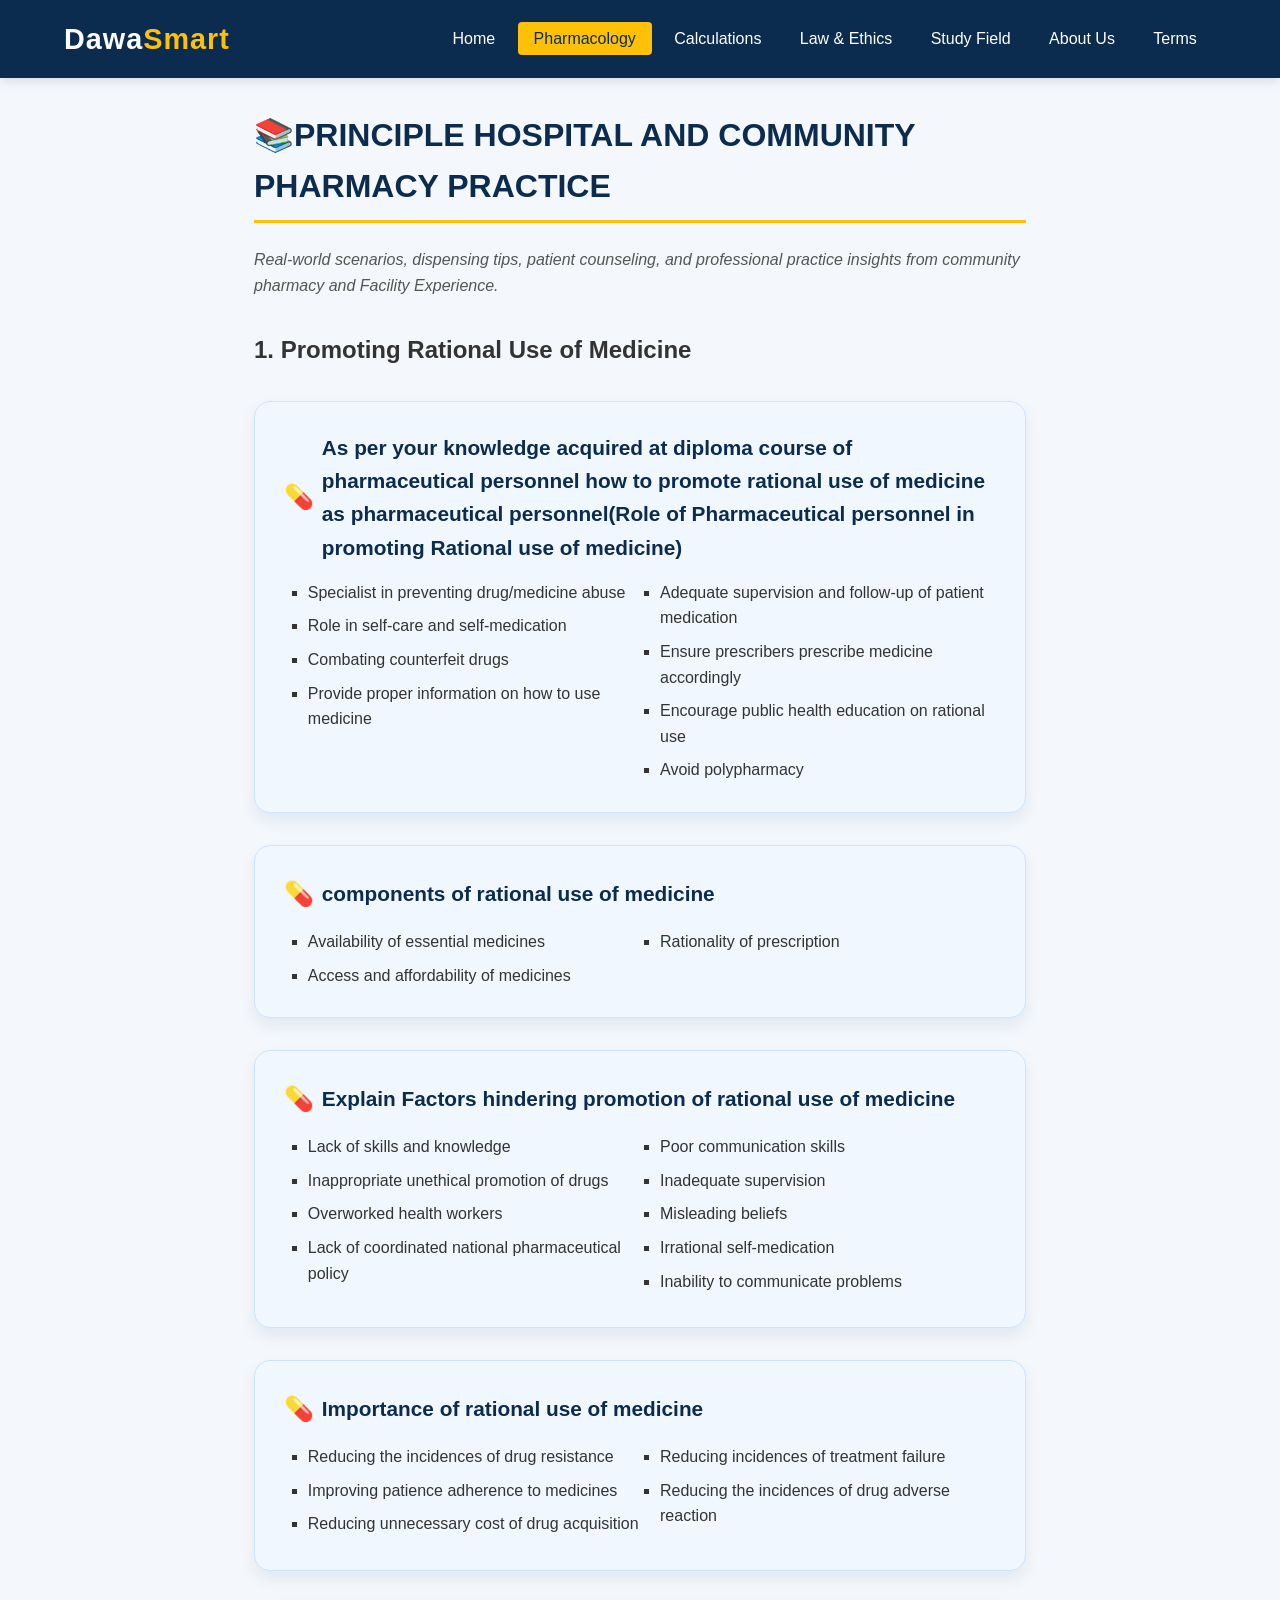
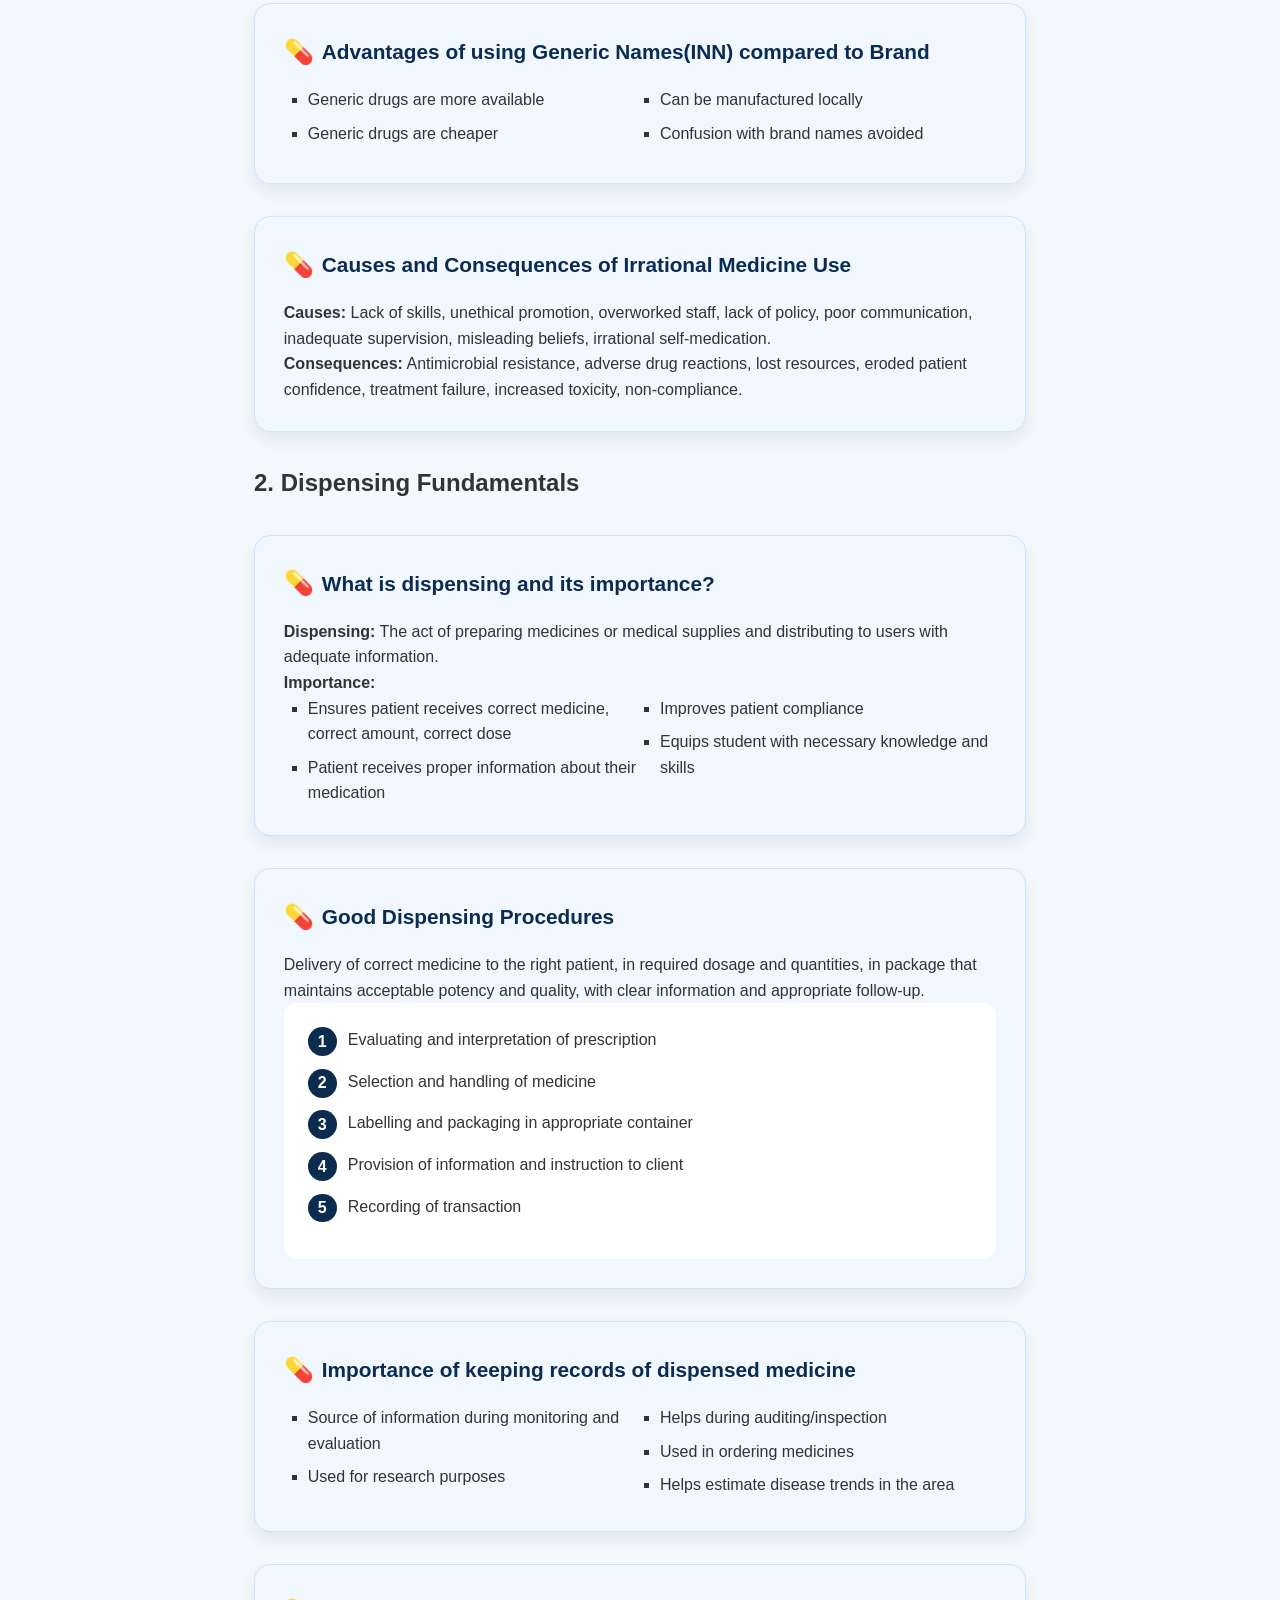
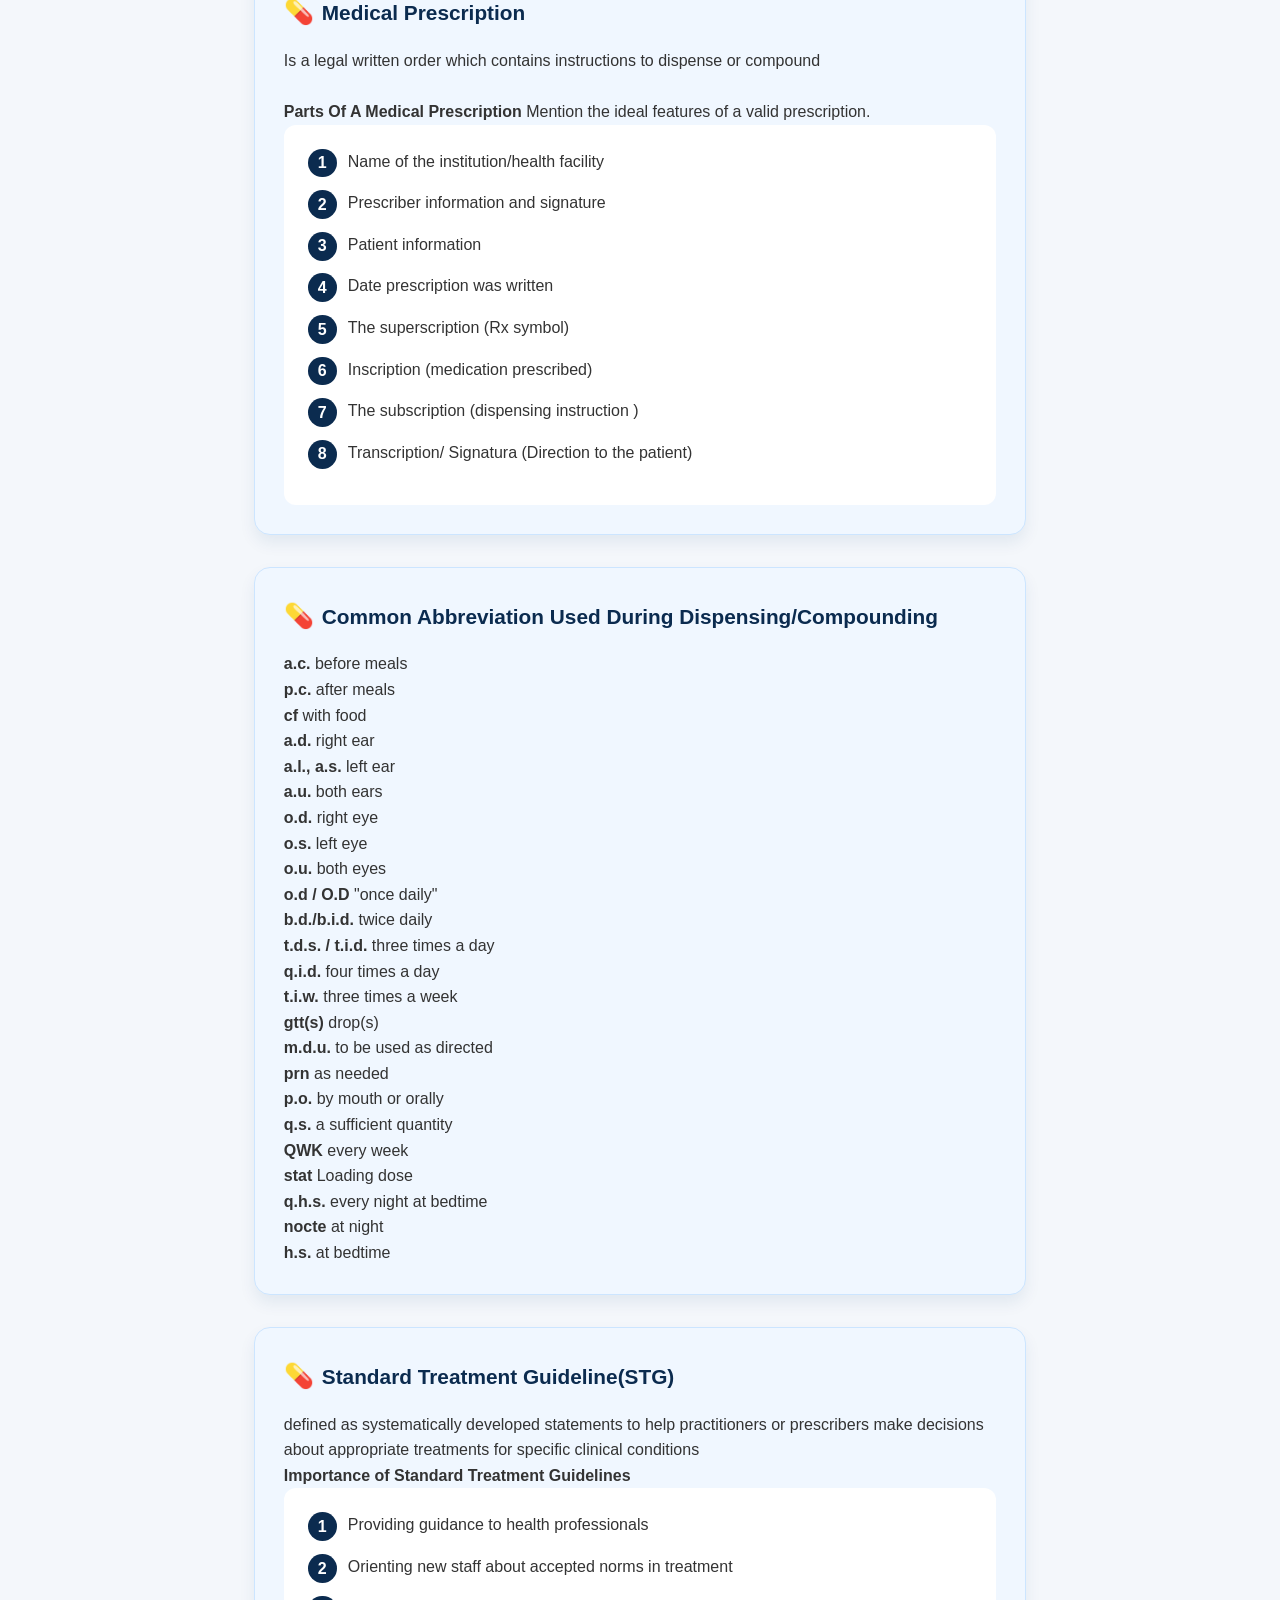
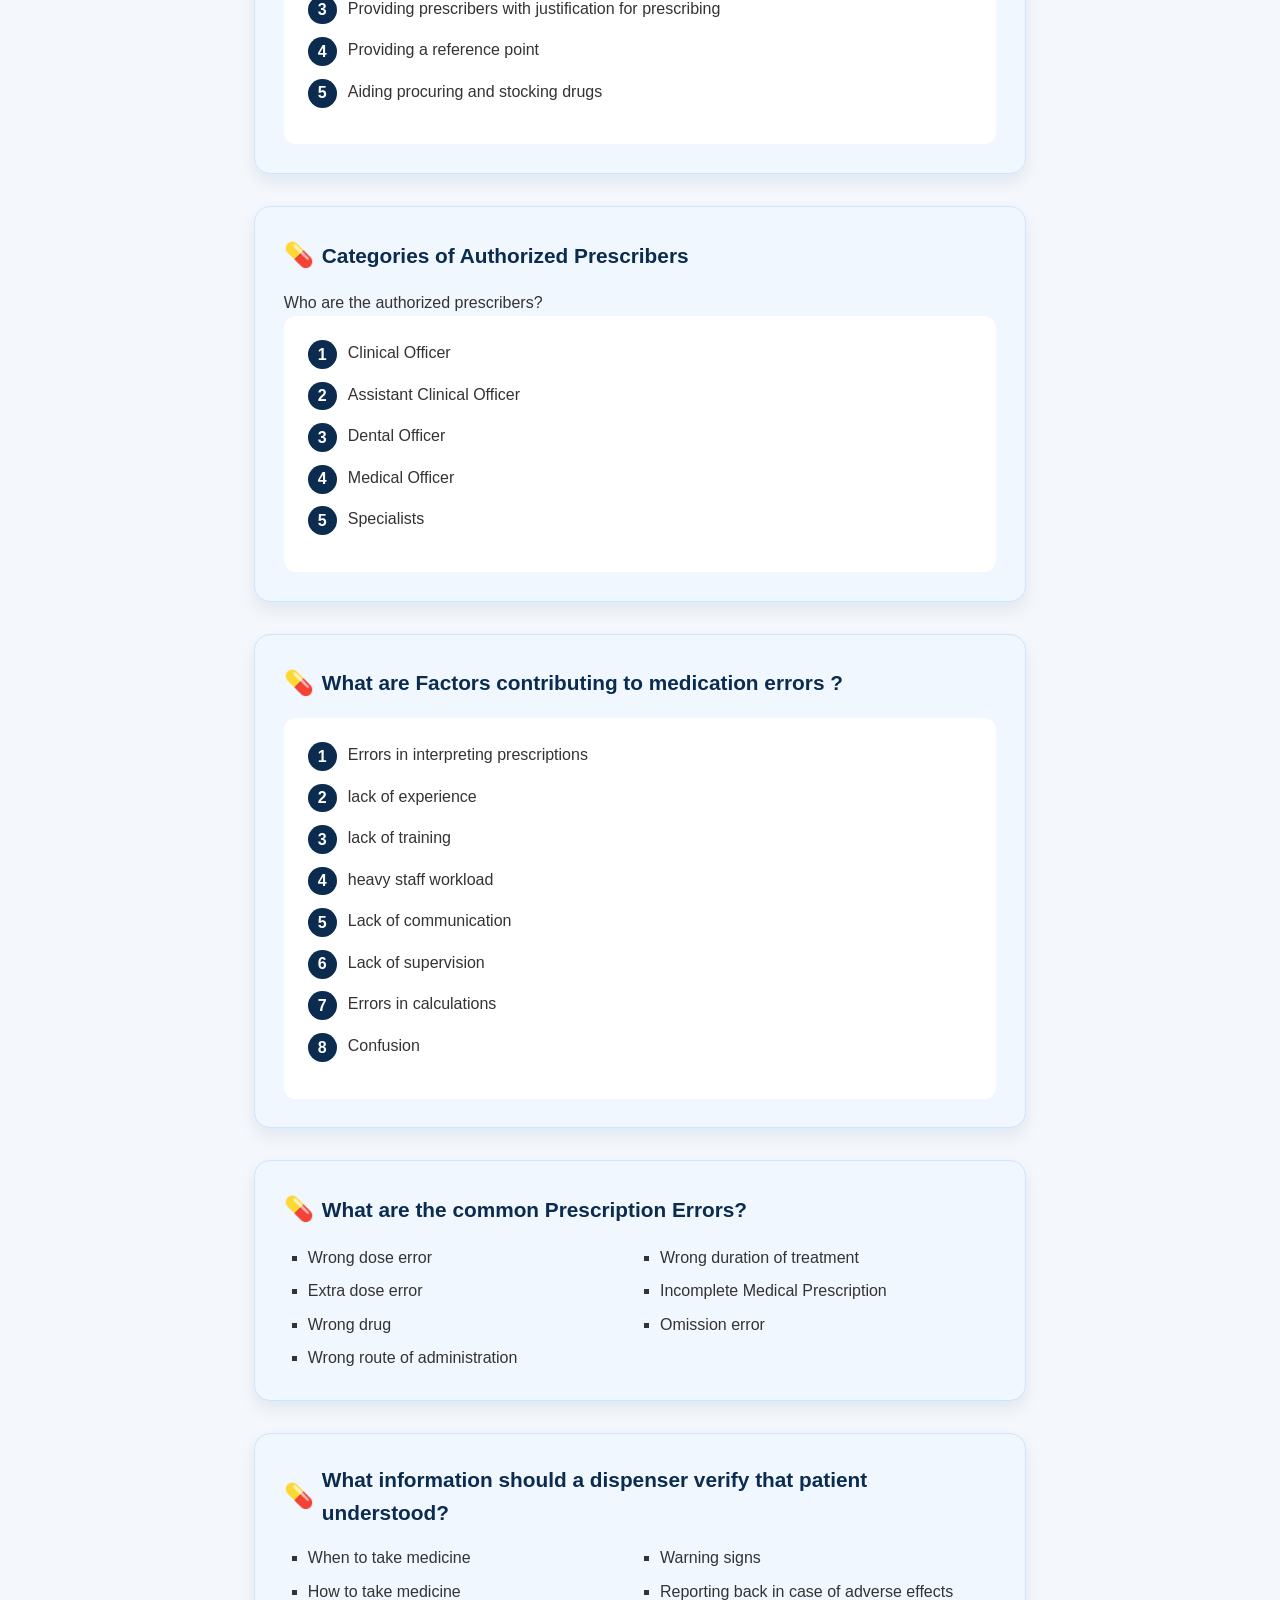
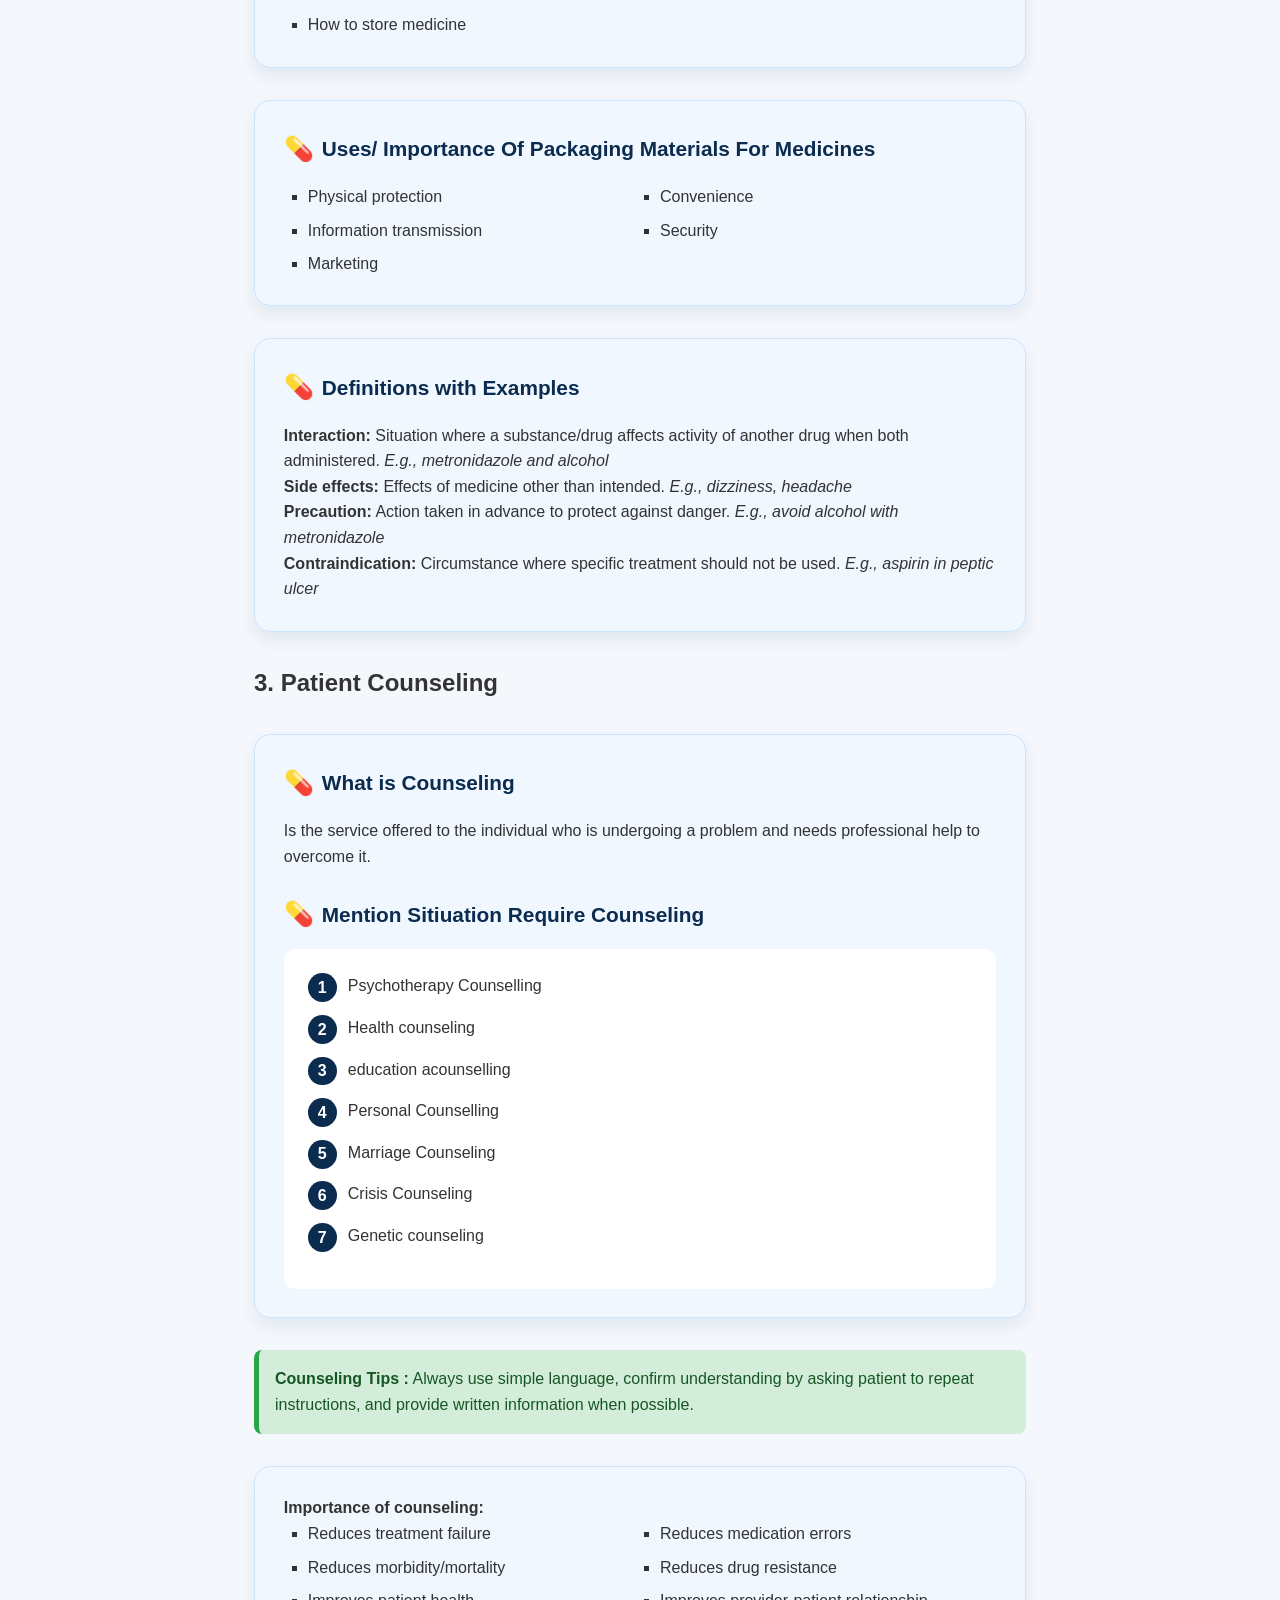
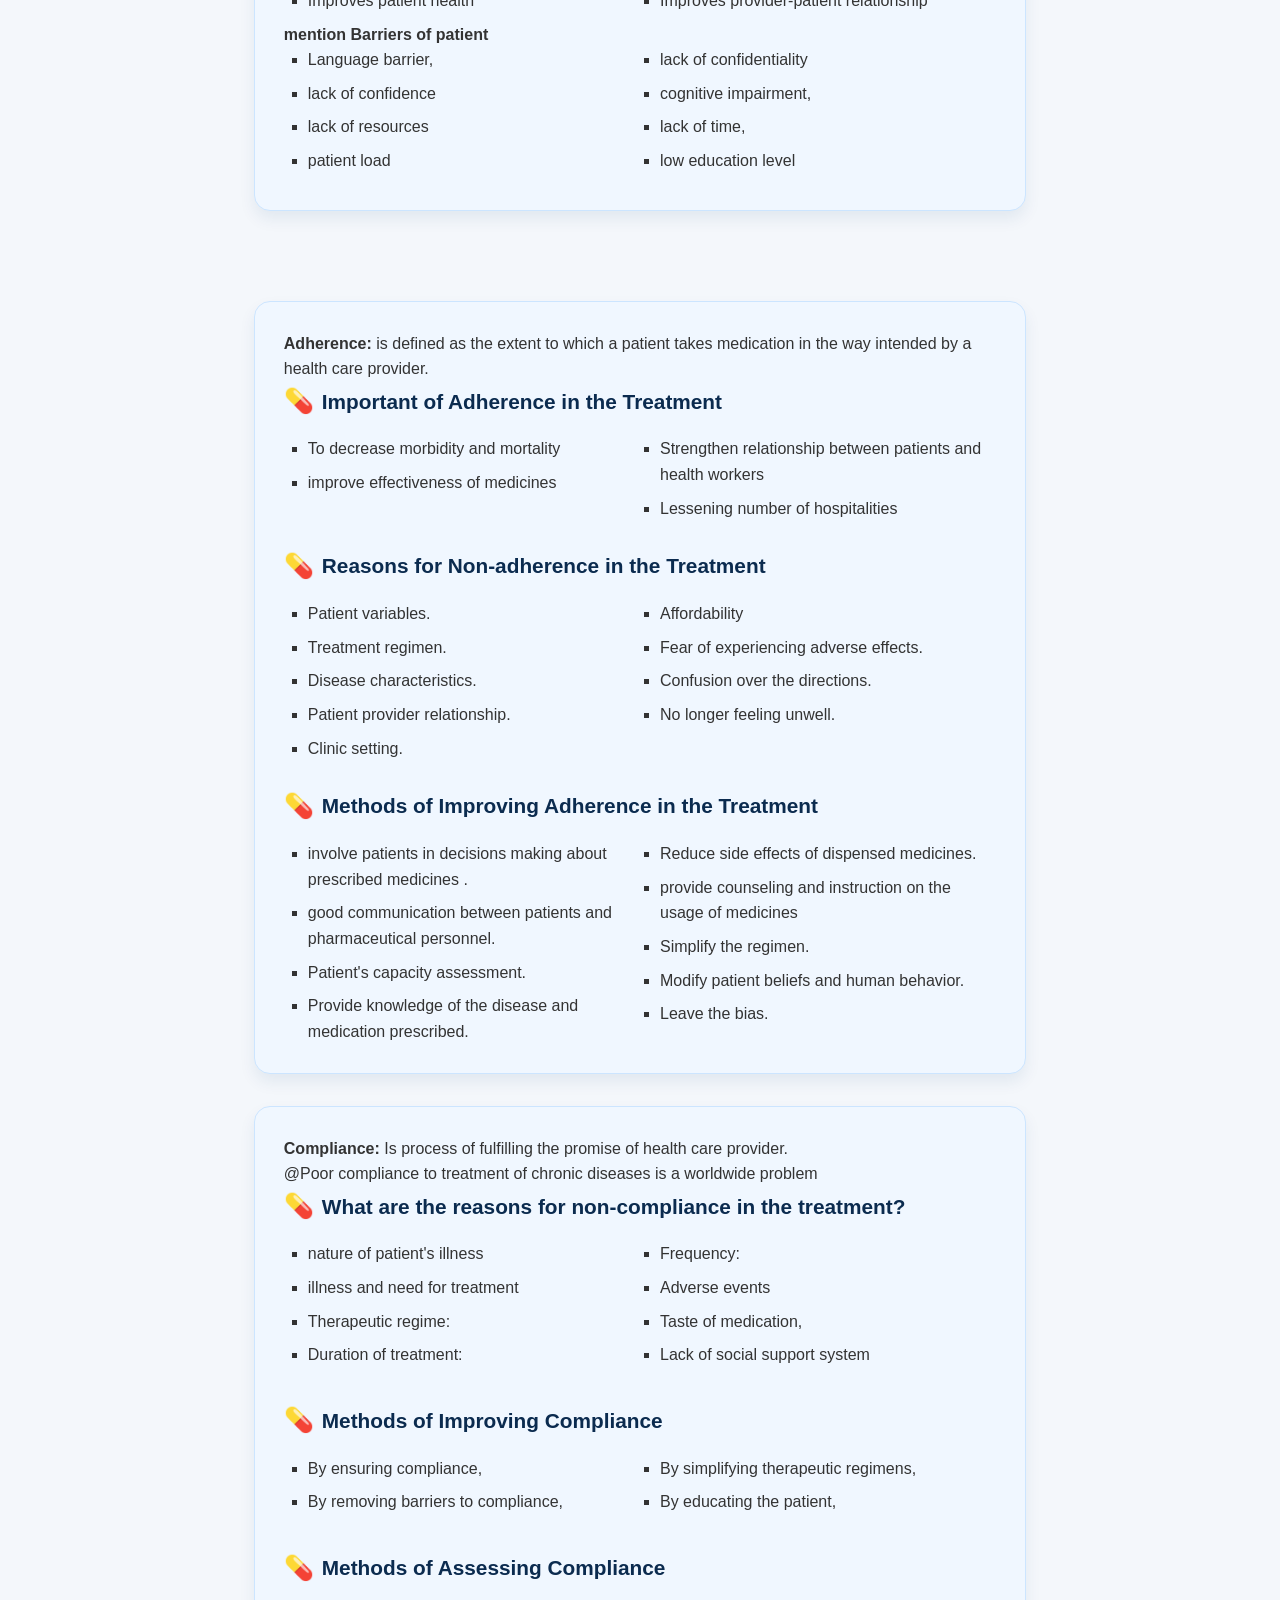
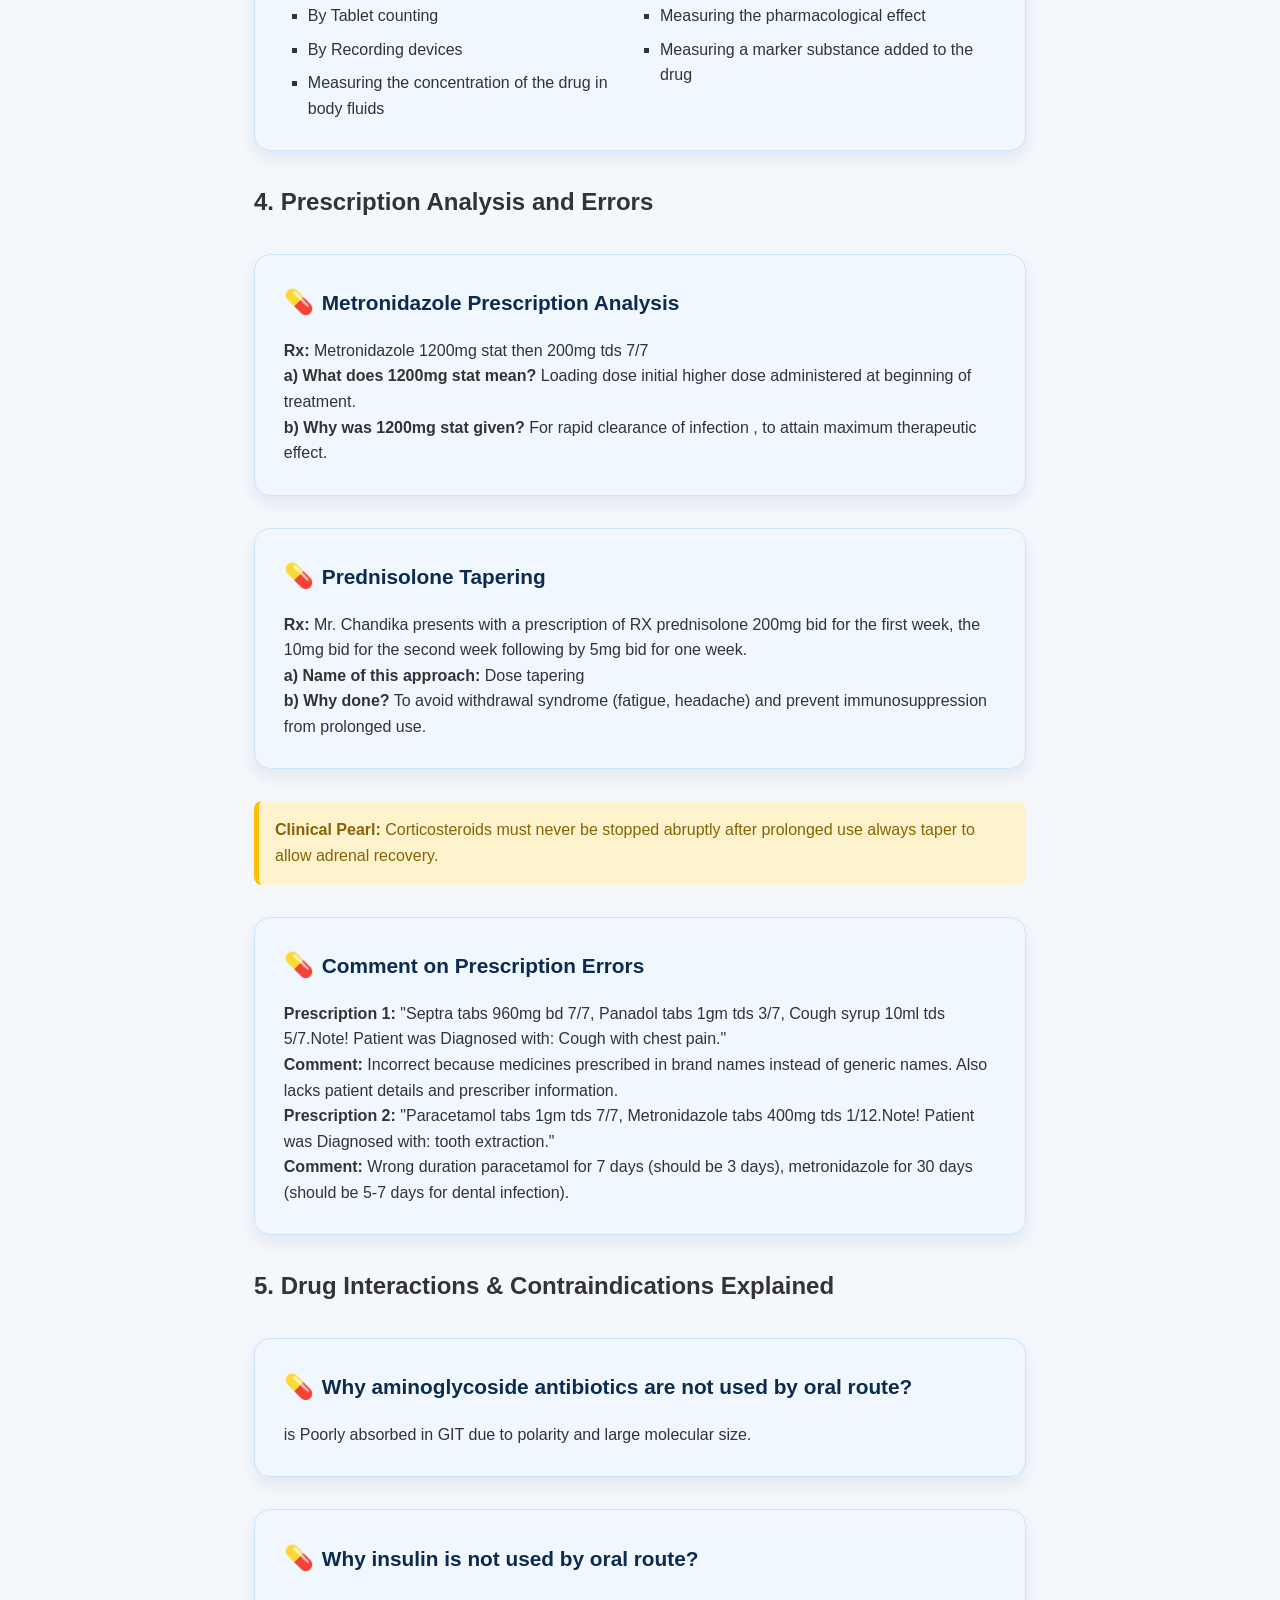
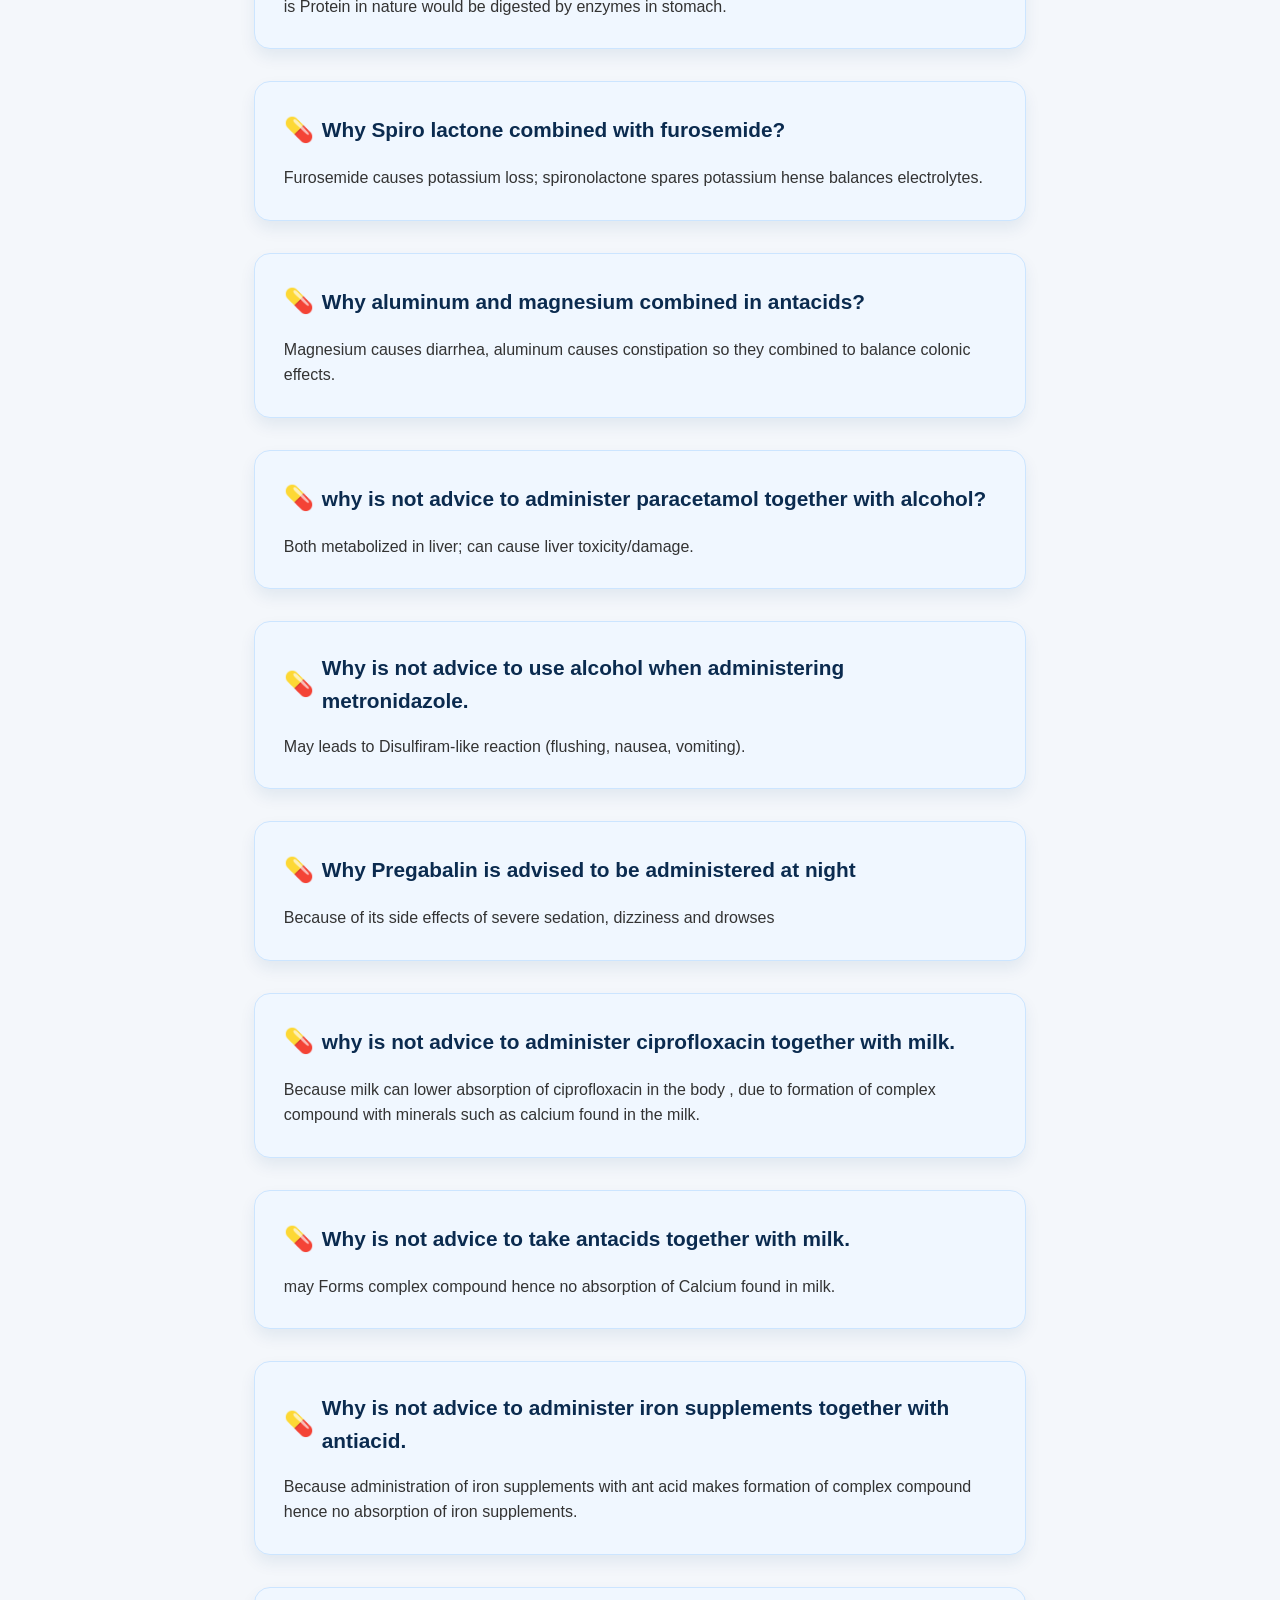
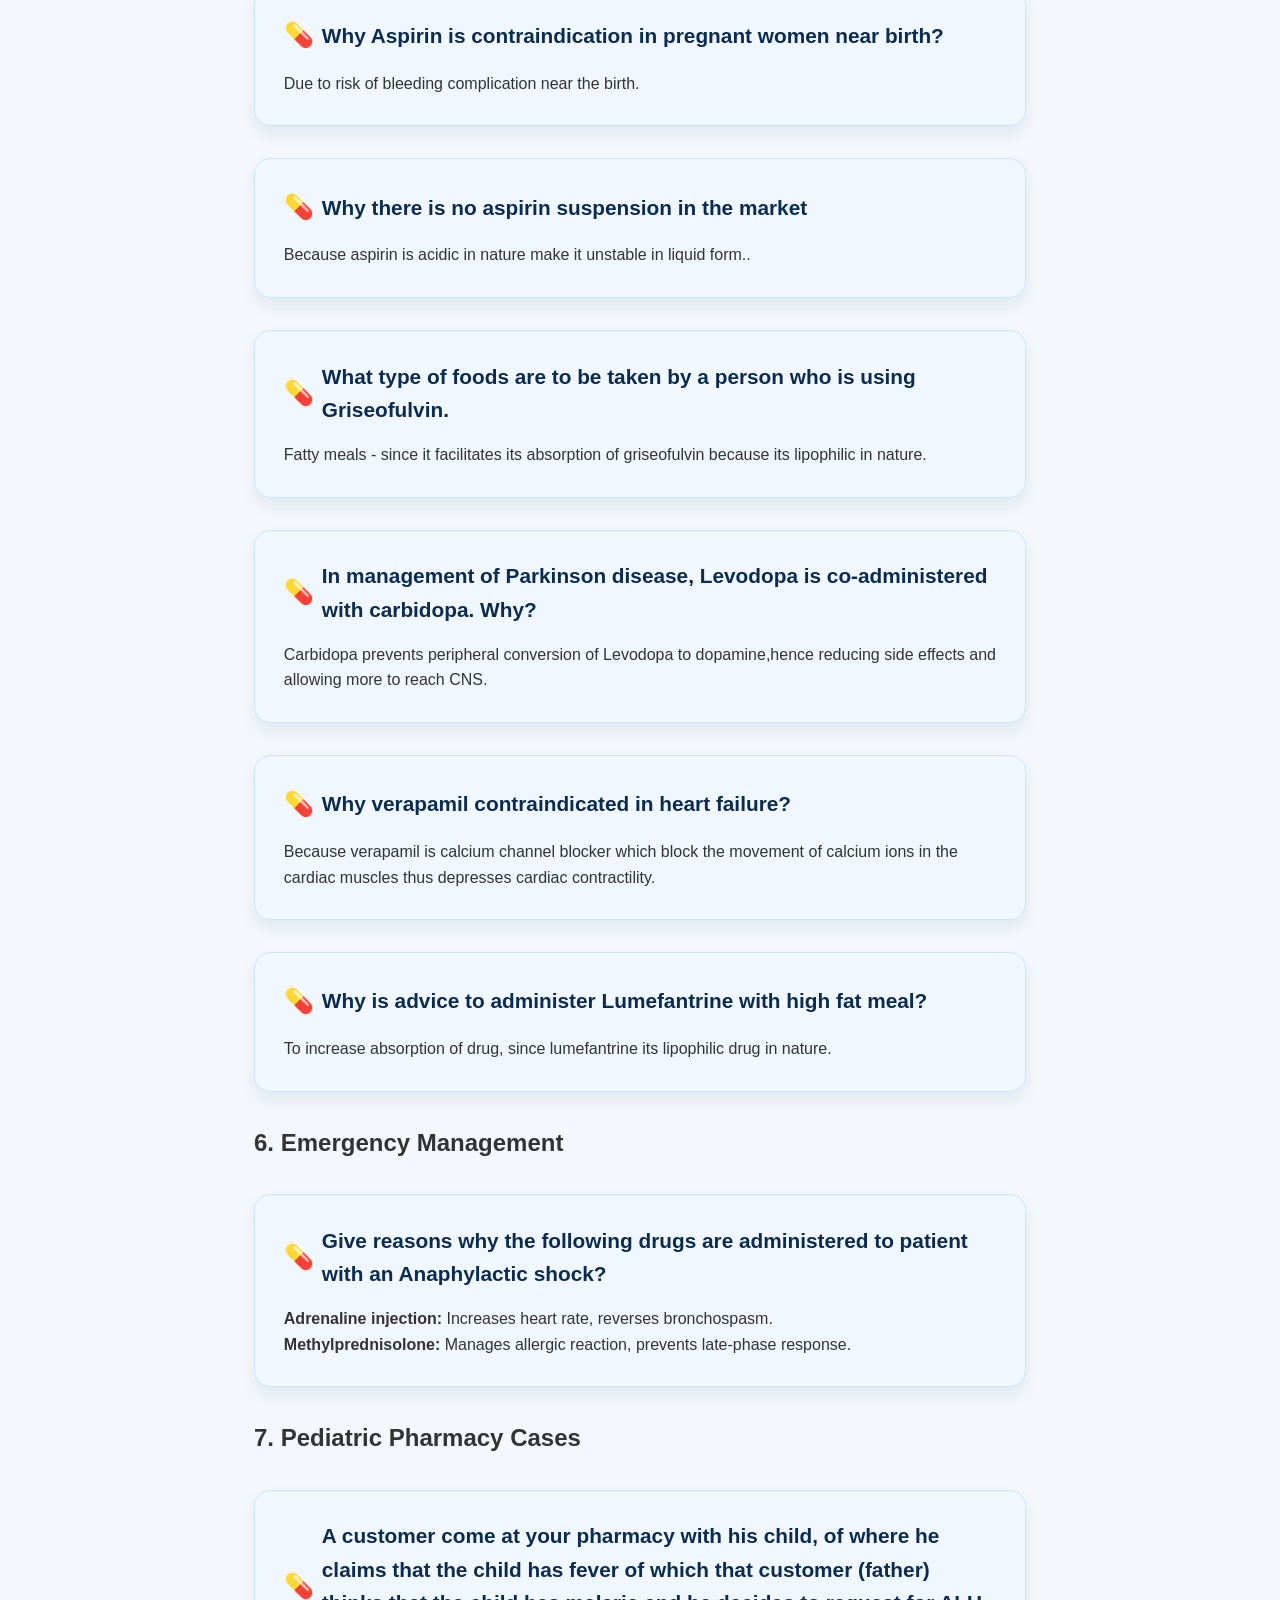
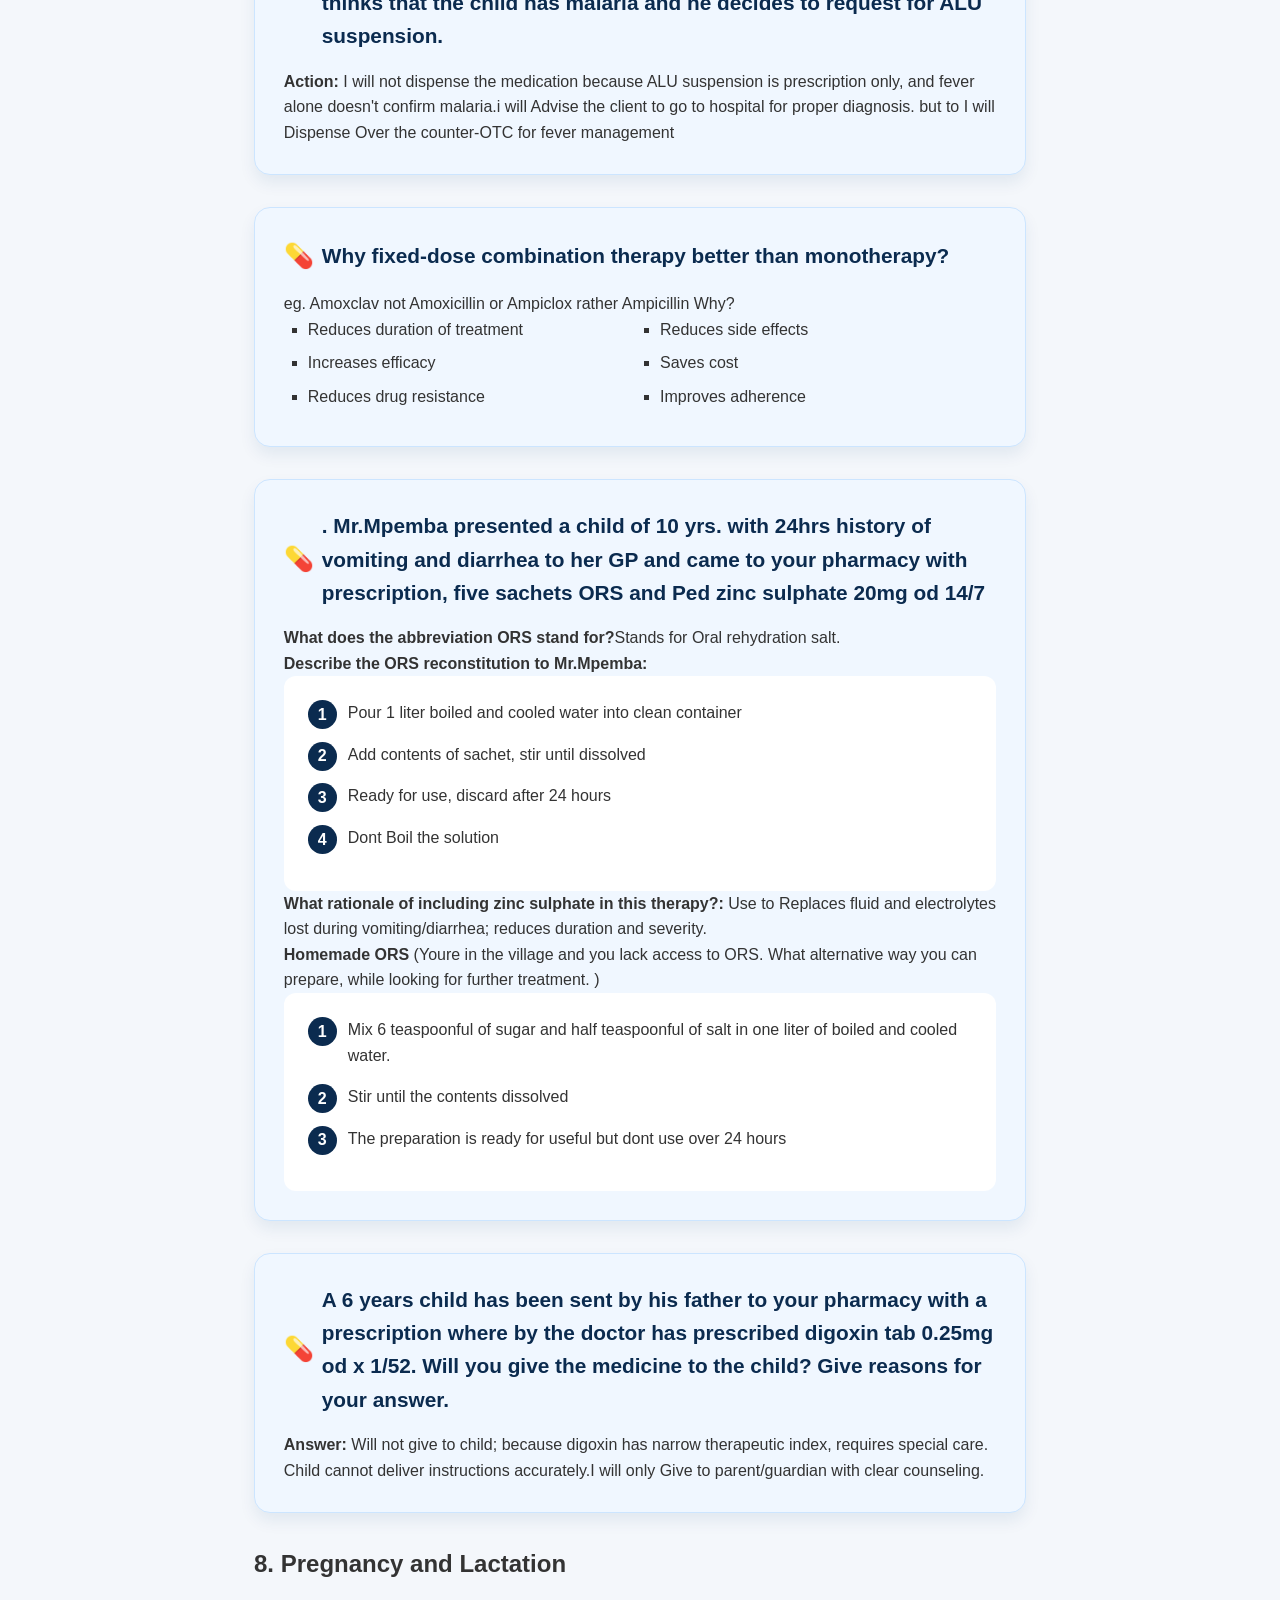
<file: pharmacology.html>
<!DOCTYPE html>
<html lang="en">
<head>
    <meta charset="UTF-8">
    <meta name="viewport" content="width=device-width, initial-scale=1.0, maximum-scale=1.0, user-scalable=yes">
    <title>DawaSmart-Pharmacology</title>
    <link rel="stylesheet" href="style.css">
    <!-- Google AdSense placeholder -->
    <script async src="https://pagead2.googlesyndication.com/pagead/js/adsbygoogle.js?client=ca-pub-XXXXXXXXXXXXXXXX" crossorigin="anonymous"></script>
    <style>
        /* Additional styling for practical scenarios */
        .scenario-card {
            background: #f0f7ff;
            border-radius: 16px;
            padding: 1.8rem;
            margin: 2rem 0;
            border: 1px solid #cce5ff;
            box-shadow: 0 8px 16px rgba(0,60,120,0.08);
        }
        .scenario-card h3 {
            color: #0b2b4f;
            font-size: 1.3rem;
            margin-bottom: 1rem;
            display: flex;
            align-items: center;
            gap: 0.5rem;
        }
        .scenario-card h3::before {
            content: "💊";
            font-size: 1.5rem;
        }
        .counseling-tip {
            background: #d4edda;
            color: #155724;
            padding: 1rem;
            border-radius: 8px;
            border-left: 5px solid #28a745;
            margin: 1rem 0;
        }
        .warning-tip {
            background: #fff3cd;
            color: #856404;
            padding: 1rem;
            border-radius: 8px;
            border-left: 5px solid #ffc107;
            margin: 1rem 0;
        }
        .storage-box {
            background: #e2e3e5;
            padding: 1.2rem;
            border-radius: 10px;
            font-family: 'Courier New', monospace;
        }
        .drug-list {
            columns: 2;
            list-style-type: square;
            margin-left: 1.5rem;
        }
        .drug-list li {
            margin-bottom: 0.5rem;
        }
        .procedure-steps {
            background: white;
            padding: 1.5rem;
            border-radius: 12px;
            counter-reset: step-counter;
            list-style-type: none;
        }
        .procedure-steps li {
            counter-increment: step-counter;
            margin-bottom: 1rem;
            padding-left: 2.5rem;
            position: relative;
        }
        .procedure-steps li::before {
            content: counter(step-counter);
            background: #0b2b4f;
            color: white;
            font-weight: bold;
            width: 1.8rem;
            height: 1.8rem;
            border-radius: 50%;
            display: inline-flex;
            align-items: center;
            justify-content: center;
            position: absolute;
            left: 0;
            top: 0;
        }
    </style>
</head>
<body>
    <header>
        <div class="logo">Dawa<span>Smart</span></div>
        <nav class="navbar">
            <ul class="nav-menu">
                <li><a href="index.html">Home</a></li>
                <li><a href="pharmacology.html" class="active">Pharmacology</a></li>
                <li><a href="calculations.html">Calculations</a></li>
                <li><a href="law-ethics.html">Law & Ethics</a></li>
                <li><a href="study-field.html" >Study Field</a></li>
                <li><a href="about.html">About Us</a></li>
                <li><a href="terms.html">Terms</a></li>
            </ul>
            <div class="hamburger">
                <span class="bar"></span><span class="bar"></span><span class="bar"></span>
            </div>
        </nav>
    </header>

    <main class="content-page">
        <h1>📚PRINCIPLE HOSPITAL AND COMMUNITY PHARMACY PRACTICE</h1>
        <p class="page-description">Real-world scenarios, dispensing tips, patient counseling, and professional practice insights from community pharmacy and Facility Experience.</p>



    
        <!-- ========== SECTION 1: RATIONAL USE OF MEDICINE ========== -->
        <section>
            <h2 class="section-heading">1. Promoting Rational Use of Medicine</h2>

            <div class="scenario-card">
                <h3>As per your knowledge acquired at diploma course of
                    pharmaceutical personnel how to promote rational use of medicine as
                    pharmaceutical personnel(Role of Pharmaceutical personnel in promoting Rational use of medicine)</h3>
                <ul class="drug-list">
                    <li>Specialist in preventing drug/medicine abuse</li>
                    <li>Role in self-care and self-medication</li>
                    <li>Combating counterfeit drugs</li>
                    <li>Provide proper information on how to use medicine</li>
                    <li>Adequate supervision and follow-up of patient medication</li>
                    <li>Ensure prescribers prescribe medicine accordingly</li>
                    <li>Encourage public health education on rational use</li>
                    <li>Avoid polypharmacy</li>
                </ul>
            </div>

            <div class="scenario-card">
                <h3>components of rational use of medicine</h3>
                <ul class="drug-list">
                    <li>Availability of essential medicines</li>
                    <li>Access and affordability of medicines</li>
                    <li>Rationality of prescription</li>
                </ul>
            </div>


            <div class="scenario-card">
                <h3>Explain Factors hindering promotion of rational use of medicine</h3>
                <ul class="drug-list">
                    <li>Lack of skills and knowledge</li>
                    <li>Inappropriate unethical promotion of drugs</li>
                    <li>Overworked health workers</li>
                    <li>Lack of coordinated national pharmaceutical policy</li>
                    <li>Poor communication skills</li>
                    <li>Inadequate supervision</li>
                    <li>Misleading beliefs</li>
                    <li>Irrational self-medication</li>
                    <li>Inability to communicate problems</li>
                </ul>
            </div>

            <div class="scenario-card">
                <h3>Importance of rational use of medicine</h3>
                <ul class="drug-list">
                    <li> Reducing the incidences of drug resistance</li>
                    <li>Improving patience adherence to medicines</li>
                    <li>Reducing unnecessary cost of drug acquisition</li>
                    <li>Reducing incidences of treatment failure</li>
                    <li>Reducing the incidences of drug adverse reaction</li>
                </ul>
            </div>

            <div class="scenario-card">
                <h3>Advantages of using Generic Names(INN) compared to Brand</h3>
                <ul class="drug-list">
                    <li>Generic drugs are more available</li>
                    <li>Generic drugs are cheaper</li>
                    <li>Can be manufactured locally</li>
                    <li>Confusion with brand names avoided</li>
                </ul>
            </div>

            <div class="scenario-card">
                <h3>Causes and Consequences of Irrational Medicine Use</h3>
                <p><strong>Causes:</strong> Lack of skills, unethical promotion, overworked staff, lack of policy, poor communication, inadequate supervision, misleading beliefs, irrational self-medication.</p>
                <p><strong>Consequences:</strong> Antimicrobial resistance, adverse drug reactions, lost resources, eroded patient confidence, treatment failure, increased toxicity, non-compliance.</p>
            </div>

        </section>



        <!-- ========== SECTION 2: DISPENSING FUNDAMENTALS ========== -->
        <section>
            <h2 class="section-heading">2. Dispensing Fundamentals</h2>

            <div class="scenario-card">
                <h3>What is dispensing and its importance?</h3>
                <p><strong>Dispensing:</strong> The act of preparing medicines or medical supplies and distributing to users with adequate information.</p>
                <p><strong>Importance:</strong></p>
                <ul class="drug-list">
                    <li>Ensures patient receives correct medicine, correct amount, correct dose</li>
                    <li>Patient receives proper information about their medication</li>
                    <li>Improves patient compliance</li>
                    <li>Equips student with necessary knowledge and skills</li>
                </ul>
            </div>

            <div class="scenario-card">
                <h3>Good Dispensing Procedures</h3>
                <p>Delivery of correct medicine to the right patient, in required dosage and quantities, in package that maintains acceptable potency and quality, with clear information and appropriate follow-up.</p>
                <ol class="procedure-steps">
                    <li>Evaluating and interpretation of prescription</li>
                    <li>Selection and handling of medicine</li>
                    <li>Labelling and packaging in appropriate container</li>
                    <li>Provision of information and instruction to client</li>
                    <li>Recording of transaction</li>
                </ol>
            </div>

            <div class="scenario-card">
                <h3>Importance of keeping records of dispensed medicine</h3>
                <ul class="drug-list">
                    <li>Source of information during monitoring and evaluation</li>
                    <li>Used for research purposes</li>
                    <li>Helps during auditing/inspection</li>
                    <li>Used in ordering medicines</li>
                    <li>Helps estimate disease trends in the area</li>
                </ul>
            </div>

            <div class="scenario-card">
                <h3>Medical Prescription</h3>
                <p>Is a legal written order which  contains instructions to dispense or compound </p>
                <br>
                <p><strong>Parts Of A Medical Prescription</strong> Mention the ideal features of a valid prescription. </p>
                <ol class="procedure-steps">
                    <li>Name of the institution/health facility </li>
                    <li>Prescriber information and signature </li>
                    <li>Patient information </li>
                    <li>Date prescription was written</li>
                    <li>The superscription (Rx symbol)</li>
                    <li>Inscription (medication prescribed)</li>
                    <li>The subscription (dispensing instruction )</li>
                    <li>Transcription/ Signatura (Direction to the patient)</li>
                </ol>
            </div>

            <div class="scenario-card">
                <h3>Common Abbreviation Used During Dispensing/Compounding</h3>
                <p><strong>a.c.</strong>  before meals</p>
                <p><strong>p.c.</strong>   after meals</p>
                <p><strong>cf</strong>   with food</p>
                <p><strong>a.d.</strong>  right ear</p>
                <p><strong>a.l., a.s.</strong>  left ear</p>
                <p><strong>a.u.</strong>   both ears</p>
                <p><strong>o.d.</strong>   right eye</p>
                <p><strong>o.s.</strong>   left eye</p>
                <p><strong>o.u.</strong>   both eyes</p>
                <p><strong>o.d / O.D</strong>    "once daily"</p>
                <p><strong>b.d./b.i.d.</strong>   twice daily</p>
                <p><strong>t.d.s. / t.i.d.</strong>   three times a day</p>
                <p><strong>q.i.d.</strong>   four times a day</p>
                <p><strong>t.i.w.</strong>   three times a week</p>
                <p><strong>gtt(s)</strong>   drop(s)</p>
                <p><strong>m.d.u.</strong>   to be used as directed</p>
                <p><strong>prn</strong>   as needed</p>
                <p><strong>p.o.</strong>   by mouth or orally</p>
                <p><strong>q.s.</strong>   a sufficient quantity</p>
                <p><strong>QWK</strong>   every week</p>
                <p><strong>stat</strong>   Loading dose</p>
                <p><strong>q.h.s.</strong>   every night at bedtime</p>
                <p><strong>nocte</strong>   at night</p>
                <p><strong>h.s.</strong>   at bedtime</p>
                
            </div>
       

        <div class="scenario-card">
            <h3>Standard Treatment Guideline(STG)</h3>
            <p>defined as systematically developed statements to help practitioners or prescribers make decisions about appropriate treatments for specific clinical conditions</p>
            <h4><strong>Importance of Standard Treatment Guidelines</strong>  </h4>
            <ol class="procedure-steps">
                
                <li>Providing guidance to health professionals </li>
                <li>Orienting new staff about accepted norms in treatment </li>
                <li>Providing prescribers with justification for prescribing </li>
                <li>Providing a reference point </li>
                <li>Aiding procuring and stocking drugs</li>
            </ol>
        </div>

        <div class="scenario-card">
            <h3>Categories of Authorized Prescribers </h3>
            <p>Who are the authorized prescribers? </p>
            <ol class="procedure-steps">
                <li>Clinical Officer </li>
                <li>Assistant Clinical Officer  </li>
                <li>Dental Officer </li>
                <li>Medical Officer </li>
                <li>Specialists	</li>
            </ol>
        </div>


        <div class="scenario-card">
            <h3>What are Factors contributing to medication errors ?</h3>
            <ol class="procedure-steps">
                <li>Errors in interpreting prescriptions</li>
                <li>lack of experience </li>
                <li>lack of training </li>
                <li>heavy staff workload</li>
                <li>Lack of communication </li>
                <li>Lack of supervision</li>
                <li>Errors in calculations </li>
                <li>Confusion</li>
            </ol>
        </div>

        <div class="scenario-card">
            <h3>What are the common Prescription Errors?</h3>
            <ul class="drug-list">
                <li>Wrong dose error</li>
                <li>Extra dose error</li>
                <li>Wrong drug </li>
                <li>Wrong route of administration</li>
                <li>Wrong duration of treatment</li>
                <li>Incomplete Medical Prescription </li>
                <li>Omission error</li>
            </ul>
        </div>

        <div class="scenario-card">
            <h3>What information should a dispenser verify that patient understood?</h3>
            <ul class="drug-list">
                <li>When to take medicine</li>
                <li>How to take medicine</li>
                <li>How to store medicine</li>
                <li>Warning signs</li>
                <li>Reporting back in case of adverse effects</li>
            </ul>
        </div>

        
        <div class="scenario-card">
            <h3>Uses/ Importance Of Packaging Materials For Medicines</h3>
            <ul class="drug-list">
                <li>Physical protection</li>
                <li> Information transmission</li>
                <li>Marketing</li>
                <li>Convenience</li>
                <li>Security</li>
            </ul>
        </div>
    

        <div class="scenario-card">
            <h3>Definitions with Examples</h3>
            <p><strong>Interaction:</strong> Situation where a substance/drug affects activity of another drug when both administered. <em>E.g., metronidazole and alcohol</em></p>
            <p><strong>Side effects:</strong> Effects of medicine other than intended. <em>E.g., dizziness, headache</em></p>
            <p><strong>Precaution:</strong> Action taken in advance to protect against danger. <em>E.g., avoid alcohol with metronidazole</em></p>
            <p><strong>Contraindication:</strong> Circumstance where specific treatment should not be used. <em>E.g., aspirin in peptic ulcer</em></p>
        </div>

    </section>

       <!-- ========== SECTION 3: PATIENT COUNSELING ========== -->
       <section>
        <h2 class="section-heading">3. Patient Counseling</h2>
            
        <div class="scenario-card">
            <h3>What is Counseling</h3>
            <p>Is the service offered to the individual who is undergoing a problem and needs professional help to overcome it.</p>
           <br>
            <h3>Mention Sitiuation Require Counseling</h3>
           
            <ol class="procedure-steps">
                <li>Psychotherapy Counselling</li>
                <li>Health counseling</li>
                <li>education acounselling</li>
                <li>Personal Counselling</li>
                <li>Marriage Counseling</li>
                <li>Crisis Counseling</li>
                <li>Genetic counseling</li>
            </ol>
        </div>
        <div class="counseling-tip">
                <strong>Counseling Tips :</strong> Always use simple language, confirm understanding by asking patient to repeat instructions, and provide written information when possible.
            </div>

            <div class="scenario-card"> 
                <p><strong>Importance of counseling:</strong></p>
                <ul class="drug-list">
                    <li>Reduces treatment failure</li>
                    <li>Reduces morbidity/mortality</li>
                    <li>Improves patient health</li>
                    <li>Reduces medication errors</li>
                    <li>Reduces drug resistance</li>
                    <li>Improves provider-patient relationship</li>
                </ul>

                <p><strong>mention Barriers of patient</strong></p>
                <ul class="drug-list">
                    <li>Language barrier,</li>
                    <li>lack of confidence</li>
                    <li>lack of resources</li>
                    <li>patient load</li>
                    <li>lack of confidentiality</li>
                    <li>cognitive impairment,</li>
                    <li>lack of time,</li>
                    <li>low education level</li>
                </ul>
            </div>
        <br>
            <div class="scenario-card">
                <p><strong>Adherence:</strong> is defined as the extent to which a patient takes medication in the way intended by
                    a health care provider.</p>
                <h3>Important of Adherence in the Treatment</h3>
                <ul class="drug-list">
                    <li>To decrease morbidity and mortality</li>
                    <li>improve effectiveness of medicines</li>
                    <li>Strengthen relationship between patients and health workers</li>
                    <li>Lessening number of hospitalities</li>
                </ul>
            
<br>

            
                <h3>Reasons for Non-adherence in the Treatment</h3>
                <ul class="drug-list">
                    <li>Patient variables.</li>
                    <li>Treatment regimen.</li>
                    <li>Disease characteristics.</li>
                    <li>Patient provider relationship.</li>
                    <li>Clinic setting.</li>
                    <li>Affordability</li>
                    <li>Fear of experiencing adverse effects.</li>
                    <li>Confusion over the directions.</li>
                    <li>No longer feeling unwell.</li>
                </ul>
           <br>

           
                <h3>Methods of Improving Adherence in the Treatment</h3>
                <ul class="drug-list">
                    <li>involve patients in decisions making about prescribed
                        medicines .</li>
                    <li>good communication between patients and pharmaceutical
                        personnel.</li>
                    <li>Patient's capacity assessment.</li>
                    <li>Provide knowledge of the disease and medication prescribed.</li>
                    <li>Reduce side effects of dispensed medicines.</li>
                    <li>provide counseling and instruction on the usage of medicines</li>
                    <li>Simplify the regimen.</li>
                    <li>Modify patient beliefs and human behavior.</li>
                    <li>Leave the bias.</li>
                </ul>
            </div>

            <div class="scenario-card">
                <p><strong>Compliance: </strong>Is process of fulfilling the promise of health care provider.</p>
                <P>@Poor compliance to treatment of chronic diseases is a worldwide problem</P>
                <h3>What are the reasons for non-compliance in the treatment?</h3>
                <ul class="drug-list">
                    <li>nature of patient's illness</li>
                    <li>illness and need for treatment</li>
                    <li>Therapeutic regime: </li>
                    <li>Duration of treatment:</li>
                    <li>Frequency:</li>
                    <li>Adverse events</li>
                    <li>Taste of medication,</li>
                    <li>Lack of social support system</li>
                </ul>
            
<br>

            <h3>Methods of Improving Compliance</h3>
                <ul class="drug-list">
                    <li>By ensuring compliance,</li>
                    <li>By removing barriers to compliance,</li>
                    <li>By simplifying therapeutic regimens, </li>
                    <li>By educating the patient,</li>
                </ul>
<br>

                <h3>Methods of Assessing Compliance</h3>
                <ul class="drug-list">
                    <li>By Tablet counting</li>
                    <li>By Recording devices</li>
                    <li>Measuring the concentration of the drug in body fluids </li>
                    <li>Measuring the pharmacological effect</li>
                    <li>Measuring a marker substance added to the drug</li>
                </ul>
        </div>
        </section>

        <!-- ========== SECTION 4: PRESCRIPTION ANALYSIS ========== -->
        <section>
            <h2 class="section-heading">4. Prescription Analysis and Errors</h2>

           

            <div class="scenario-card">
                <h3>Metronidazole Prescription Analysis</h3>
                <p><strong>Rx:</strong> Metronidazole 1200mg stat then 200mg tds 7/7</p>
                <p><strong>a) What does 1200mg stat mean?</strong> Loading dose initial higher dose administered at beginning of treatment.</p>
                <p><strong>b) Why was 1200mg stat given?</strong> For rapid clearance of infection , to attain maximum therapeutic effect.</p>
            </div>

            <div class="scenario-card">
                <h3>Prednisolone Tapering</h3>
                <p><strong>Rx:</strong> Mr. Chandika presents with a prescription of RX prednisolone 200mg bid for the
                    first week, the 10mg bid for the second week following by 5mg bid for one week.</p>
                <p><strong>a) Name of this approach:</strong> Dose tapering</p>
                <p><strong>b) Why done?</strong> To avoid withdrawal syndrome (fatigue, headache) and prevent immunosuppression from prolonged use.</p>
            </div>

            <div class="warning-tip">
                <strong>Clinical Pearl:</strong> Corticosteroids must never be stopped abruptly after prolonged use always taper to allow adrenal recovery.
            </div>

            <div class="scenario-card">
                <h3>Comment on Prescription Errors</h3>
                <p><strong>Prescription 1:</strong> "Septra tabs 960mg bd 7/7, Panadol tabs 1gm tds 3/7, Cough syrup 10ml tds 5/7.Note! Patient was Diagnosed with:  Cough with chest pain."</p>
                <p><strong>Comment:</strong> Incorrect because medicines prescribed in brand names instead of generic names. Also lacks patient details and prescriber information.</p>

                <p><strong>Prescription 2:</strong> "Paracetamol tabs 1gm tds 7/7, Metronidazole tabs 400mg tds 1/12.Note! Patient was Diagnosed with: tooth extraction."</p>
                <p><strong>Comment:</strong> Wrong duration paracetamol for 7 days (should be 3 days), metronidazole for 30 days (should be 5-7 days for dental infection).</p>
            </div>
        </section>

        <!-- ========== SECTION 5: DRUG INTERACTIONS AND CONTRAINDICATIONS ========== -->
        <section>

            <h2 class="section-heading">5. Drug Interactions & Contraindications Explained</h2>

            <div class="scenario-card">
                <h3>Why aminoglycoside antibiotics are not used by oral route?</h3>
                <p>is Poorly absorbed in GIT due to polarity and large molecular size.</p>
            </div>

            <div class="scenario-card">
                <h3>Why insulin is not used by oral route?</h3>
                <p>is Protein in nature would be digested by enzymes in stomach.</p>
            </div>

            <div class="scenario-card">
                <h3>Why Spiro lactone combined with furosemide?</h3>
                <p>Furosemide causes potassium loss; spironolactone spares potassium hense balances electrolytes.</p>
            </div>

            <div class="scenario-card">
                <h3>Why aluminum and magnesium combined in antacids?</h3>
                <p>Magnesium causes diarrhea, aluminum causes constipation so they combined to balance colonic effects.</p>
            </div>

            <div class="scenario-card">
                <h3>why is not advice to administer paracetamol together with alcohol?</h3>
                <p>Both metabolized in liver; can cause liver toxicity/damage.</p>
            </div>

            <div class="scenario-card">
                <h3>Why is not advice to use alcohol when administering metronidazole.</h3>
                <p>May leads to Disulfiram-like reaction (flushing, nausea, vomiting).</p>
            </div>

            <div class="scenario-card">
                <h3>Why Pregabalin is advised to be administered at night</h3>
                <p>Because of its side effects of severe sedation, dizziness and drowses</p>
            </div>

            <div class="scenario-card">
                <h3>why is not advice to administer ciprofloxacin together with milk.</h3>
                <p>Because milk can lower absorption of ciprofloxacin in the body , due to
                    formation of complex compound with minerals such as calcium found
                    in the milk.</p>
            </div>

            <div class="scenario-card">
                <h3>Why is not advice to take antacids together with milk.</h3>
                <p>may Forms complex compound hence no absorption of Calcium found in milk.</p>
            </div>

            <div class="scenario-card">
                <h3>Why is not advice to administer iron supplements together with antiacid.</h3>
                <p>Because administration of iron supplements with ant acid makes
                    formation of complex compound hence no absorption of iron
                    supplements.</p>
            </div>

            <div class="scenario-card">
                <h3>Why Aspirin is contraindication in pregnant women near birth?</h3>
                <p>Due to risk of bleeding complication near the birth.</p>
            </div>

            <div class="scenario-card">
                <h3>Why there is no aspirin suspension in the market</h3>
                <p>Because aspirin is acidic in nature make it unstable in liquid form..</p>
            </div>

            <div class="scenario-card">
                <h3>What type of foods are to be taken by a person who is using Griseofulvin.</h3>
                <p>Fatty meals - since it facilitates its absorption of griseofulvin because its
                    lipophilic in nature.</p>
            </div>

            <div class="scenario-card">
                <h3>In management of Parkinson disease, Levodopa is co-administered
                    with carbidopa. Why?</h3>
                <p>Carbidopa prevents peripheral conversion of Levodopa to dopamine,hence reducing side effects and allowing more to reach CNS.</p>
            </div>

            <div class="scenario-card">
                <h3>Why verapamil contraindicated in heart failure?</h3>
                <p>Because verapamil is calcium channel blocker which block the
                    movement of calcium ions in the cardiac muscles thus depresses cardiac contractility.</p>
            </div>

            <div class="scenario-card">
                <h3>Why is advice to administer Lumefantrine with high fat meal?</h3>
                <p>To increase absorption of drug, since lumefantrine its lipophilic drug in
                    nature.</p>
            </div>
        </section>

        <!-- ========== SECTION 6: EMERGENCY AND ANAPHYLAXIS ========== -->
        <section>
            <h2 class="section-heading">6. Emergency Management</h2>

            <div class="scenario-card">
                <h3>Give reasons why the following drugs are administered to patient with
                    an Anaphylactic shock?</h3>
                <p><strong>Adrenaline injection:</strong> Increases heart rate, reverses bronchospasm.</p>
                <p><strong>Methylprednisolone:</strong> Manages allergic reaction, prevents late-phase response.</p>
            </div>
        </section>

        <!-- ========== SECTION 7: PEDIATRIC CASES ========== -->
        <section>
            <h2 class="section-heading">7. Pediatric Pharmacy Cases</h2>

            <div class="scenario-card">
                <h3>A customer come at your pharmacy with his child, of where he claims that
                    the child has fever of which that customer (father) thinks that the child has
                    malaria and he decides to request for ALU suspension.</h3>
                <p><strong>Action:</strong> I will not dispense the medication because ALU suspension is
                    prescription only, and fever alone doesn't confirm malaria.i will Advise the client to go to hospital for proper diagnosis. but to I will  Dispense Over the counter-OTC  for fever management</p>
            </div>

            <div class="scenario-card">
                <h3>Why fixed-dose combination therapy better than monotherapy?</h3>
                <p>eg. Amoxclav not Amoxicillin  or Ampiclox rather Ampicillin Why?</p>
                <ul class="drug-list">
                    <li>Reduces duration of treatment</li>
                    <li>Increases efficacy</li>
                    <li>Reduces drug resistance</li>
                    <li>Reduces side effects</li>
                    <li>Saves cost</li>
                    <li>Improves adherence</li>
                </ul>
            </div>

            <div class="scenario-card">
                <h3>. Mr.Mpemba presented a child of 10 yrs. with 24hrs history of vomiting and
                    diarrhea to her GP and came to your pharmacy with prescription, five sachets ORS
                    and Ped zinc sulphate 20mg od 14/7</h3>
                <p><strong>What does the abbreviation ORS stand for?</strong>Stands for Oral rehydration salt. </p>
                <p><strong>Describe the ORS reconstitution to Mr.Mpemba:</strong></p>
                <ol class="procedure-steps">
                    <li>Pour 1 liter boiled and cooled water into clean container</li>
                    <li>Add contents of sachet, stir until dissolved</li>
                    <li>Ready for use, discard after 24 hours</li>
                    <li>Dont Boil the solution</li>
                </ol>
                <p><strong>What rationale of including zinc sulphate in this therapy?:</strong> Use to Replaces fluid and electrolytes lost during vomiting/diarrhea; reduces duration and severity.</p>
                <p><strong>Homemade ORS </strong>(Youre in the village and you lack access to ORS. What alternative way you
                    can prepare, while looking for further treatment. )</p>
                    <ol class="procedure-steps">
                        <li>Mix 6 teaspoonful of sugar and half teaspoonful of salt in one liter of
                            boiled and cooled water.</li>
                        <li>Stir until the contents dissolved</li>
                        <li>The preparation is ready for useful but dont use over 24 hours</li>
                    </ol>   
            </div>

            <div class="scenario-card">
                <h3>A 6 years child has been sent by his father to your pharmacy with a
                    prescription where by the doctor has prescribed digoxin tab 0.25mg od x
                    1/52. Will you give the medicine to the child? Give reasons for your answer.</h3>
                <p><strong>Answer:</strong> Will not give to child; because digoxin has narrow therapeutic index, requires special care. Child cannot deliver instructions accurately.I will only Give to parent/guardian with clear counseling.</p>
            </div>
        </section>

        <!-- ========== SECTION 8: PREGNANCY AND LACTATION ========== -->
        <section>
            <h2 class="section-heading">8. Pregnancy and Lactation</h2>

            <div class="scenario-card">
                <h3>A pregnant woman affected with UTI comes to you with a prescription where
                    by a doctor has ordered ciprofloxacin 500mg bd for five days. Explain the action
                    you will take and reasons for the action taken.</h3>
                <p><strong>Action:</strong> Will not dispense ciprofloxacin ; because can causes bone malformation in fetus.I will Advise the cliant to consult doctor for safer alternative (e.g., amoxicillin, nitrofurantoin depending on trimester).</p>
            </div>

            <div class="scenario-card">
                <h3>Why tetracyclineis not given in pregnancy?</h3>
                <p>Affects bone development and causes teeth discoloration in newborn.</p>
            </div>
        </section>

        <!-- ========== SECTION 9: STORAGE AND INVENTORY ========== -->
        <section>
            <h2 class="section-heading">9. Storage and Inventory Management</h2>


            <div class="scenario-card">
                <h3>What is a Medical Store?</h3>
                <p>is a room where medicines are kept under lock and key for the security and safety of medicines and medical supplies.</p>
                <h3>The functions of a storekeeper(Role/Responsibilities of pharm Technician in medical store )</h3>
                <ol class="procedure-steps">
                    <li>To organize medicines and medical supplies in a store</li>
                    <li>maintaining storage condition</li>
                    <li>To keep and maintain proper records of medicines and medical supplies</li>
                    <li>To select and determine items and quantities to be ordered </li>
                    <li>To receive items in a store, arranging them properly and issue them as required</li>
                    <li>Checking expiry </li>
                    <li>proper disposal of unwanted items.</li>
                </ol>
            </div>

            <div class="scenario-card">
                <h3>What are the common systems used in arranging medicines and medical supplies?</h3>
                <ul class="drug-list">
                    <li>Alphabetical by generic name</li>
                    <li>Pharmacological/therapeutic</li>
                    <li>Dosage form</li>
                    <li>Frequency of use</li>
                    <li>Commodity coding</li>
                    <li>using FEFO and FIFO system</li>
                </ul>
            </div>

            <div class="scenario-card">
                <h3>Lists five ways to prevent the expired medicines in health facility.</h3>
                <ul class="drug-list">
                    <li>Regular stock checking</li>
                    <li>Avoid overstocking</li>
                    <li>Use FIFO/FEFO system</li>
                    <li>Good storage conditions</li>
                    <li>Good documentation practice</li>
                    <li>Issue near-expiry to nearest facility</li>
                </ul>
            </div>

            <div class="scenario-card">
                <h3>What are the common equipment used to store medicines and medical supplies in a store?</h3>
                <ul class="drug-list">
                    <li>Shelves</li>
                    <li>Floor pallets </li>
                    <li>Pallet racks</li>
                    <li>Block stacked pallets</li>
                </ul>
            </div>

            <div class="scenario-card">
                <h3>What are the records for medicines and medical supplies?</h3>
                <ul class="drug-list">
                    <li>Store Ledger </li>
                    <li>Bin Cards</li>
                    <li>Issue voucher</li>
                    <li>Receipt voucher</li>
                    <li>Requisition form</li>
                </ul>
            </div>

            <div class="scenario-card">
                <p>As a new pharmaceutical technician at MSWAHILI Pharmacy where you find
                    there was no patient's register book, how you will explain to the owner of the
                    Pharmacy the importance of Patient's registry booking a drugs outlet.</p>
                <h3>Importance of patient register book</h3>
                <ul class="drug-list">
                    <li>Keep patient records</li>
                    <li>Research information</li>
                    <li>Determine medicine trends</li>
                    <li>Determine disease prevalence trends</li>
                    <li>Daily/monthly customer statistics</li>
                    <li>Required by regulatory bodies</li>
                </ul>
            </div>

            <div class="scenario-card">
                <h3>Importance of Medicine and Medical Supplies Records (Same to Importance of bin cards, ledger ,issue/receipt voucher etc)</h3>
                <ul class="drug-list">
                    <li>show quantities of the items at the store ( stock in hand )</li>
                    <li>protect the store keeper from rumours of misuses or fraud </li>
                    <li>They provide information on the consumption rate</li>
                    <li>Legal requirement for auditing</li>
                    <li>used for accountability </li>
                    <li>They indicate the value of assets of an institution</li>
                </ul>
            </div>

            

            <div class="storage-box">
                <h3><strong>Storage Conditions of items in the store:</strong></h3><br>
                • Inflammable items;- away from heat source<br>
                • Liquid drugs;- shelves, dry places<br>
                • Vaccines/hormones;- cold chain 2°C to 8°C<br>
                • Short-expiry drugs;- FEFO system<br>
                • Controlled drugs;- DDA box
            </div>

            <div class="scenario-card">
                <h3>What are the stock control records and documents used in physical inventory?</h3>
                <ul class="drug-list">
                    <li>o Ledger books</li>
                    <li>o Bin cards</li>
                    <li>o Stock taking sheets</li>
                   </ul>
            </div>

            <div class="scenario-card">
                <h3>During the inspection and physical inventory the medical stores in charge should look for the following criteria that may render the product unserviceable</h3>
                <ul class="drug-list">
                    <li>o Expiry</li>
                    <li>o Damage</li>
                    <li>o Contaminated items</li>
                    <li>o Items instituted for recall</li>
                    <li>o Un repairable or obsolete medical equipment</li>
                    <li>o Prohibited</li>
                   </ul>
            </div>

            <div class="scenario-card">
            <h3>What is Reconciliation?</h3>
            <p>This is the process of stock count and theoretical balance check if agree.</p>
            <h3>Five (5) Importance of Reconciliation(March 2026)</h3>
        </div>
        </section>

        <!-- ========== SECTION 10: CONTROLLED DRUGS (DDA) ========== -->
        <section>
            <h2 class="section-heading">10. Controlled Drugs Management</h2>

            <div class="scenario-card">
                <h3>What is DDA?</h3>
                <p><strong>DDA stands Dangerous Drugs Act</strong>is an act aimed to regulates importation, exportation, manufacture, sale, and use of Narcortic ,psychotropic and other dangerous drugs.</p>
            </div>

            <div class="scenario-card">
                <h3>Explain the management of DDA box</h3>
                <ul class="drug-list">
                    <li>It should be inside the pharmacy area and separate from dispensing area.</li>
                    <li>Secured and locked at all times; and keys shall kept by in-charge</li>
                    <li>Change lock periodically for security</li>
                    <li>Do not share key with other departments</li>
                    <li>At least two doors for security</li>
                </ul>
            </div>

            <div class="scenario-card">
                <h3>Drugs stored in DDA box (5 examples)</h3>
                <ul class="drug-list">
                    <li>Cocaine</li>
                    <li>Amphetamine</li>
                    <li>Methamphetamine</li>
                    <li>Methadone</li>
                    <li>Morphine</li>
                    <li>Ketamine</li>
                    <li>Pethidine</li>
                </ul>
            </div>
        </section>

        <!-- ========== SECTION 11: MALARIA TREATMENT ========== -->
        <section>
            <h2 class="section-heading">11. Malaria Treatment</h2>

            <div class="scenario-card">
                <h3>Clinical presentation of Un-Complicated(Sign and Symptoms of Malaria)</h3>
                <ul class="drug-list">
                    <li>Fever</li>
                    <li>Headache</li>
                    <li>Joint pains</li>
                    <li>Malaise</li>
                    <li>Vomiting</li>
                    <li>Diarrhoea</li>
                    <li>Body ache, body weakness</li>
                    <li>Poor appetite</li>
                    <li>Pallor, enlarged spleen</li>
                </ul> <br>

                <h3>Pharmacological Treatment of Uncomplicated Malaria</h3>
                <ul class="drug-list">
                    <li>Artemether+Lumefantrine (FDC) (PO) 20mg+120mg</li>
                    <li>Dihydroartemisinin + Piperaquine (PO) 40 mg+ 320 mg  (Duo-Cotexin) </li>
                </ul> <br>

                <h3>Severe Malaria Clinical presentation</h3>
                <ul class="drug-list">
                    <li>extreme weakness</li>
                    <li>Convulsions</li>
                    <li>Respiratory distress</li>
                    <li>Impaired consciousness</li>
                    <li>Jaundice</li>
                    <li>Vomiting everything</li>
                    <li>Inability to drink or breast feed</li>
                    <li>Bleeding tendency</li>
                </ul> <br>


                <h3>Pharmacological Treatment of Severe Malaria</h3>
                
                    <h4>Parenteral artesunate</h4>
                <br>
                    <h5>@<strong>Dosage ADULT;</strong>2.4 mg/kg in body weight. (IV) or (IM) given on admission (time = 0 hour), then at 12 hours
                        and 24 hours for a minimum of 3 injections in 24 hours regardless of patient's recovery.</h5>
                    <br>
                        <h5>@<strong>Dosage CHILD;</strong>Children weighing less than 20 kg Dosage: 3 mg/kg/dose (or higher). Same schedule as
                        indicated above (0, 12, 24 hours)</h5>
                   <br>
                        <h4>Altenative; Injectable Artemether</h4>
                <br>
                    <h5>@<strong>Loading dose;</strong> 3.2mg/kg  IM stat (0hour)</h5>
                   <br>
                    <h5>@<strong>Maintanance dose;</strong> then 1.6mg/kg (24hours and 48hours).</h5>
              <br>
                </div>
                
                <div class="scenario-card">
                <h3>Malaria in Pregnancy</h3>
                <ul class="drug-list">
                    <li>Artemether/Lumefantrine (ALu) is the recommended treatment of choice of a confirmed
                        uncomplicated malaria to pregnant women in all trimesters.</li>
                    <li>Severe Malaria in Pregnancy;    Pharmacological Treatment Intramuscular/ intravenous Artesunate is the drug of
                        choice for treatment of severe malaria in all trimesters.</li>
                   
                </ul> <br>
            

                <h3>Intermittent Preventive Treatment in Pregnancy (IPTp)  (Prophylaxis)</h3>
                
                    <ol class="procedure-steps">
                        <li>medicine of choice for IPTp;    sulphadoxine + pyrimethamine (FDC) (PO) 500mg +25mg</li>
                        <li>The dose is 3 tablets once</li>
                        <li>A minimum of 3 doses in entire pregnancy period</li>
                        <li>The first dose should be administered from 14 weeks of pregnancy onwards</li>
                        <li>Each dose should be given at least 4 weeks apart</li>
                        <li>SP should not be administered to women receiving cotrimoxazole prophylaxis or pregnant
                            women who are taking folic acid at a daily dose equal or above 5 mg, as it counteracts its
                            efficacy</li>
                    </ol>
</div>
            <div class="scenario-card">
                <h3>Mention three Artemisinin based combination therapies approved for treatment of falciparum malaria. (ACTs)</h3>
                <ul class="drug-list">
                    <li>Artemether 20mg + Lumefantrine 120mg</li>
                    <li>Artesunate 50mg + Amodiaquine 153mg</li>
                    <li>Dihydroartemisinin 40mg + Piperaquine 320mg</li>
                </ul>
            </div>

            <div class="scenario-card">
                <h3>Mention out 2 advantages of artemisinin combining therapies in management of malaria.-ACTs</h3>
                <ul class="drug-list">
                    <li>Increase efficacy</li>
                    <li>Improve patient compliance</li>
                    <li>Reduce resistance chance</li>
                    <li>Reduce drug cost</li>
                    <li>Reduce treatment time</li>
                </ul>
            </div>

            <div class="scenario-card">
                <h3>Complications of untreated malaria</h3>
                <p>During the pharmacy week you have been given a chance to educate the
                    society on the management of Malaria. And on your presentation, you
                    clearly stated that malaria should be treated immediately to avoid
                    complications. Explain five (5) complications that you will point out.</p>
                <ul class="drug-list">
                    <li>Anemia</li>
                    <li>Coma</li>
                    <li>Shock</li>
                    <li>Hypoglycemia</li>
                    <li>Kidney failure</li>
                    <li>Liver failure/jaundice</li>
                    <li>Splenic rupture</li>
                    <li>Pulmonary edema</li>
                </ul>
            </div>
        </section>

        <!-- ========== SECTION 12: ADVERSE DRUG REACTIONS ========== -->
        <section>
            <h2 class="section-heading">12. Adverse Drug Reactions (ADRs)</h2>
            <p><strong>Adverse Reaction </strong>Is a situation where someone experiences harmful effects from the application of a drug</p>
            <div class="scenario-card">
                <h3>How to minimize ADRs in hospital setting</h3>
                <ul class="drug-list">
                    <li>Consider patient history</li>
                    <li>Address non-adherence</li>
                    <li>Avoid drug interactions</li>
                    <li>Avoid polypharmacy</li>
                    <li>Discontinue unnecessary drugs</li>
                    <li>Avoid treating side effects with another drug</li>
                    <li>Use standard treatment guidelines</li>
                    <li>Public education on ADR identification</li>
                    <li>Train health professionals on ADR reporting</li>
                </ul>
            </div>

            <div class="scenario-card">
                <h3>Mention ADR reporting forms/cards</h3>
                <ul class="drug-list">
                    <li><strong>Yellow form;</strong>used to report all medicine and vaccines</li>
                    <li><strong>Blue form;</strong>Used to report poor quality of product</li>
                    <li><strong>Green form;</strong>Reporting ADR by patient Themselves</li>
                    <li><strong>Pink card;</strong>This is patient alert card that is used to notify health workers</li>
                </ul>
            </div>

            <div class="counseling-tip">
            <p><strong>If patient suspects ADR what you will do ?:</strong>Stop medication immediately (if safe), report to nearest health facility, document and report using appropriate form. </p>
            <p><strong>What is Drug Overdose?</strong>Is the ingestion or application of a drug or other substance in quantities greater than are recommended or generally practiced</p>
            <p><strong>What is polydrug/polypharmacy?</strong>Is due to the simultaneous use of multiple drugs</p>
            <p><strong>How will one identify Adverse Drug Reactions?</strong>They may be mild, severe, or life-threatening. They may occur after the first dose, after several doses, or even after many doses</p>
            </div>
        </section>

        <!-- ========== SECTION 13: ANTIMICROBIAL RESISTANCE ========== -->
        <section>
            <h2 class="section-heading">13. Antimicrobial Resistance (AMR)</h2>

            <div class="scenario-card">
                <p><strong>What is AMR;</strong>This occurs when germs(like bacterial, fungi) develop ability to defeat drugs which are designed to kill them</p>
                <h3>Factors contributing to AMR</h3>
                <ul class="drug-list">
                    <li>Inadequate diagnostic tools</li>
                    <li>Poor hygiene and sanitation</li>
                    <li>Over-prescription of antibiotics</li>
                    <li>Inappropriate use of medication</li>
                    <li>Poorly trained personnel</li>
                </ul>
            </div>

            <div class="scenario-card">
                <h3>Mention Impact/Effects of AMR to the community(March 2026)</h3>
                <ul class="drug-list">
                    <li>cause treatment failure</li>
                    <li>increased morbidity and Mortality </li>
                    <li>leads to Nosocomial infection</li>
                    <li>Prolong treatment hence , loss of resources</li>
                    <li>patient lose trust in medicine</li>
                </ul>
            </div>

            <div class="scenario-card">
                <h3>Mention Ways to prevent AMR</h3>
                <ul class="drug-list">
                    <li>Improve sanitation</li>
                    <li>Avoid unnecessary antibiotic use</li>
                    <li>Improve surveillance of resistance</li>
                    <li>Monitor antibiotic consumption</li>
                    <li>Complete full course of treatment</li>
                </ul>
            </div>
        </section>

        <!-- ========== SECTION 14: SPECIFIC MEDICATION COUNSELING ========== -->
        <section>
            <h2 class="section-heading">14. Specific Medication Counseling</h2>

            <div class="scenario-card">
                <h3>Mr.lumumba is suffering from hemorrhoid and his GP prescribe the anusol
                    suppository to be inserted nocte for 7/7. What instructions you will provide
                    this patient in the cause of dispensing?</h3>
                <ol class="procedure-steps">
                    <li>Explain route of administration</li>
                    <li>Empty colon before use</li>
                    <li>Wash anal area thoroughly, dry with soft towel</li>
                    <li>Remove from plastic cover</li>
                    <li>Dip in water or use lubricant</li>
                    <li>Get in comfortable position (stand on one leg)</li>
                    <li>Gently spread buttocks</li>
                    <li>Push suppository tapered end first about one inch(2-3cm finger length)</li>
                    <li>Close legs, lie down for 15 minutes</li>
                    <li>Wash hands with soap and warm water</li>
                </ol>
            </div>

            <div class="scenario-card">
                <h3>Why many antibiotic cause diarrheas</h3>
                <p>Because antibiotics tend to disrupt normal flora found in
                    gastrointestinal which can lead overgrowth of harmful fungal or
                    bacteria.</p>
            </div>

            <div class="scenario-card">
                <h3>How confidentiality can be maintained in community pharmacy</h3>
                <ul class="drug-list">
                    <li>Don't speak loudly during consultation</li>
                    <li>Use allocated private space</li>
                    <li>Don't share client information with others</li>
                    <li>Ensure security of client data</li>
                </ul>
            </div>



        </section>

        <!-- ========== SECTION 15: POWDERED SYRUP RECONSTITUTION ========== -->
        <section>
            <h2 class="section-heading">15. Powdered Syrup Reconstitution</h2>

            <div class="scenario-card">
                <h3>When dispensing powdered syrup what are the procedures you will explain to the patient/guardian?</h3>
                <ol class="procedure-steps">
                    <li>Add little amount of cooled boiled water up to half mark of bottle</li>
                    <li>Shake gently until powder dispersed</li>
                    <li>Add more water up to full mark, shake well</li>
                    <li>Shake well before each use</li>
                </ol>
            </div>
        </section>

        <!-- ========== SECTION 16: URINARY TRACT INFECTION ========== -->
        <section>
            <h2 class="section-heading">16. UTI Management and Prevention</h2>

            <div class="scenario-card">
                <h3>Anna a 20 years old student come to your pharmacy complaining of burning or stinging sensation when passing urine (dysuria) and she is going to the
                    toilet much more frequently so you are referred to her GP. She returns next day with a prescription with Augmentin (Amoxicillin (875mg) + Clavulanic acid (125mg)) orally every 12 hours for 7 days for Urinary Tract Infections (UTI).</h3>
                <p>Clavulanic acid prevents destruction of beta-lactam ring of amoxicillin by beta-lactamase enzymes produced by bacteria.</p>
            </div>

            <div class="scenario-card">
                <h3>What other advice would you offer Anna to avoid recurrence?</h3>
                <ul class="drug-list">
                    <li>Complete full course of antibiotics</li>
                    <li>Increase fluid intake</li>
                    <li>Avoid spermicides and diaphragm use</li>
                    <li>Don't delay urination</li>
                    <li>Wipe front to back after defecation</li>
                    <li>Avoid douching</li>
                    <li>Urinate immediately after sexual intercourse</li>
                </ul>
            </div>
        </section>

        <!-- ========== SECTION 17: PAIN MANAGEMENT ========== -->
        <section>
            <h2 class="section-heading">17. Pain Management Principles</h2>

            <div class="scenario-card">
                <p>A 32 years old man presents to the pharmacy with gradually generalized
                    headache, malaise and joint pain for three days and request for Diclofenac
                    tab straight away. What general pharmacotherapeutic principles should be
                    considered in the treatment of pain?</p>
                <ul class="drug-list">
                    <li>Identify cause of pain</li>
                    <li>Choose medication based on pain severity and type</li>
                    <li>Consider potential drug toxicity</li>
                    <li>Monitor patient response</li>
                    <li>Adjust medication treatment or plans as needed</li>
                </ul>
            </div>
        </section>

        <!-- ========== SECTION 18: SPECIFIC ANTIDOTES ========== -->
        <section>
            <h2 class="section-heading">18. Specific Antidotes</h2>

            <div class="scenario-card">
                <h3>Magnesium injection overdose</h3>
                <p><strong>Antidote:</strong> Calcium gluconate IV</p>
            </div>

            <div class="scenario-card">
                <h3>Morphine overdose (respiratory depression)</h3>
                <p><strong>Antidote:</strong> Naloxone</p>
            </div>

            <div class="scenario-card">
                <h3>Isoniazid overdose</h3>
                <p><strong>Antidote:</strong> Pyridoxine (Vitamin B6)</p>
            </div>
        </section>

        <!-- ========== SECTION 19: ELDERLY PRECAUTIONS ========== -->
        <section>
            <h2 class="section-heading">19. Precautions in Elderly</h2>

            <div class="scenario-card">
                <p> Improper prescription of drugs is a common cause of morbidity in elders.
                    Common-sense rules for prescribing do not apply only to the elderly, but are
                    especially important in this vulnerable group. As pharmaceutical personnel,
                    briefly state five (5) precautions you should take/advice on drug use in
                    elderly to avoid/minimize the problem?</p>
                <ul class="drug-list">
                    <li>Review medication regularly to avoid polypharmacy</li>
                    <li>Start with lower dose</li>
                    <li>Monitor closely for adverse reactions</li>
                    <li>Educate on medication use and side effects</li>
                    <li>Avoid high-risk medications</li>
                </ul>
            </div>
        </section>

        <!-- ========== SECTION 20: HANDLING UNFAMILIAR MEDICATIONS ========== -->
        <section>
            <h2 class="section-heading">20. Handling Unfamiliar Medications</h2>

            <div class="scenario-card">
                <h3>A customer asks about an over-the-counter medication which you have
                    never heard it before. How would you handle this situation</h3>
                <ol class="procedure-steps">
                    <li>Listen attentively to inquiry</li>
                    <li>i will politely tell that im unfamiliar with that medicine</li>
                    <li>Advice to search or consult in-charge</li>
                    <li>i will Provide alternatives if available</li>
                    <li> i will Ensure customer feels valued</li>
                </ol>
            </div>
        </section>

        <!-- ========== SECTION 21: PARTIALLY USED MEDICATIONS ========== -->
        <section>
            <h2 class="section-heading">21. Partially Used Medications</h2>

            <div class="scenario-card">
                <h3>A 28years old male customer came to the pharmacy with a bottle of
                    prescription medication that is partially used and says it doesn't work.
                    In five (5) points, briefly explain how would you address.</h3>
                <ol class="procedure-steps">
                    <li>Ask name, dose, duration, reason prescribed</li>
                    <li>Ask how they've been taking it</li>
                    <li>i will Explain to him mechanism action and duration of the full course</li>
                    <li>i will Educate on the benefit of taking medicine as prescribed</li>
                    <li>Encourage follow-up with doctor if no improvement</li>
                </ol>
            </div>
        </section>

        <!-- ========== SECTION 22: METERED DOSE INHALER ========== -->
        <section>
            <h2 class="section-heading">22. Metered Dose Inhaler (MDI) Technique</h2>

            <div class="scenario-card">
                <h3>What is an aerosol?</h3>
                <P><strong>aerosol; </strong>Is a product containing therapeutically active ingredients dissolved, suspended, or
                    emulsified in a propellant under pressure</P>
                    <h3>What are the advantages of aerosol dosage forms?</h3>
                <ul class="procedure-steps">
                    <li>easily and quickly administration</li>
                    <li>A dose can be removed without contamination of materials</li>
                    <li>Stability is enhanced </li>
                    <li>Rapid onset of action</li>
                    <li>medication can be delivered directly to the affected area</li>
                    <li>Irritation is reduced compared to  topical medication</li>
                </ul>
            </div>

            <div class="scenario-card">
                <h3>Steps for using MDI  (march 2026)</h3>
                <ol class="procedure-steps">
                    <li>Remove cap, shake well</li>
                    <li>Breathe out fully</li>
                    <li>Place mouthpiece between teeth, close lips around it</li>
                    <li>Take deep breath while pressing inhaler</li>
                    <li>Hold breath for 10 seconds</li>
                    <li>Breathe out slowly</li>
                </ol>
            </div>
            <div class="scenario-card">
            <h3>Aerosol Packaging Components</h3>
            <ul class="drug-list">
                <li>Propellant</li>
                <li>Container</li>
                <li>Valve and actuator</li>
                <li>Product concentrate</li>
            </ul>
        </div>
           

        </section>

        <!-- ========== SECTION 23: FUNGAL INFECTIONS ========== -->
        <section>
            <h2 class="section-heading">23. Fungal Infections (Dermatophytosis)</h2>

            <div class="scenario-card">
                <h3>Stanslaus a 11- years boy presents to a dermatology clinic with superficial
                    fungal infection (dermatophytosis) on the shoulders and Arms. Clinical
                    presentation shows enlarging raised annular lesions (with a central area of
                    cleaning with fine scales) and hair loss in area of infection.   (2026)</h3>
                
                <p><strong>As a pharmaceutical personnel state three (3) Treatment
                    alternatives on proper pharmacological management of the
                    patient as per Standard Treatment Guidelines.</strong></p>   
                <ul class="drug-list">
                    <li>Benzoic acid compound ointment 12-hourly for 2 weeks</li>
                    <li>Miconazole 2% cream 12-hourly for 5-7 days</li>
                    <li>Terbinafine cream 12-hourly for 2 weeks</li>
                </ul>
                <p><strong>If the body is extensively infected, which medication would be
                    proposed as per Standard Treatment Guidelines</strong> Terbinafine 250mg PO for 2 weeks</p>
            </div>
        </section>

        <!-- ========== SECTION 24: STORE RECORDS (RED PEN / BLUE PEN) ========== -->
        <section>
            <h2 class="section-heading">24. Store Records Red Pen vs Blue Pen(march 2026)</h2>

            <div class="storage-box">
                <p><span style="color: #dc3545; font-weight: bold;">RED PEN:</span> Receiving items in store, physical count (HMK), making adjustments (loss, expired, broken), BCF, BBF</p>
                <p><span style="color: #0b2b4f; font-weight: bold;">BLUE PEN:</span> Issuing items to different departments or health facilities</p>
            </div>
        </section>

        <!-- ========== SECTION 25: DISPOSAL OF UNFIT MEDICINES ========== -->
        <section>
            <h2 class="section-heading">25. Disposal of Unfit Medicines</h2>

            <div class="scenario-card">
                <h3>Methods of destruction</h3>
                <ul class="drug-list">
                    <li>Landfill</li>
                    <li>Sewer</li>
                    <li>Return to donor/manufacturer</li>
                    <li>Burning in open container</li>
                    <li>Encapsulation</li>
                    <li>Inertization</li>
                    <li>Incineration</li>
                </ul>
            </div>

            <div class="scenario-card">
                <h3>Steps for handling expired(Unfit) medicine in community pharmacy</h3>
                <ol class="procedure-steps">
                    <li>Maintain register book for unfit products</li>
                    <li>Keep in different categories by dosage form</li>
                    <li>Keep separately controlled drugs, antineoplastics, antibiotics, hazardous medicines</li>
                    <li>Keep in containers according to dosage form</li>
                    <li>Demarcate area for storing these container and  labeled "Expired medicines Not for Sale" in red ink</li>
                    <li>Maintain safe custody until disposal</li>
                    <li>Decision of when to initiate disposal shall be made by regional ,district or institution pharmacist others are owner,incharge,dispenser,inpectors</li>
                </ol>
            </div>
        </section>

        <!-- ========== SECTION 26: COMMUNICATION SKILLS ========== -->
        <section>
            <h2 class="section-heading">26. Communication Skills</h2>

            <div class="scenario-card">
                <h3>Communication skills during patient counseling</h3>
                <ul class="drug-list">
                    <li>Listening skills</li>
                    <li>Writing skills</li>
                    <li>Reading skills</li>
                    <li>Presentation skills</li>
                    <li>Non-verbal skills</li>
                </ul>
            </div>

            <div class="counseling-tip">
                <strong>Remember:</strong> Communication is a process where message is conceived, organized, transmitted, received, and responded to.
            </div>

            <div class="scenario-card">
                <h3>What are the Importance of communication</h3>
                <ul class="drug-list">
                    <li>Improves adherence to medication</li>
                    <li>Reduce chance of treatment failure</li>
                    <li>Reduce chance of drug resistance</li>
                    <li>Reduce treatment cost</li>
                    <li>Improves patient and prescriber relationship</li>
                </ul>
            </div>
        </section>

        <!-- ========== SECTION 27: COUNTERFEIT MEDICINES ========== -->
        <section>
            <h2 class="section-heading">27. Identifying Counterfeit Medicines</h2>

            <div class="scenario-card">
                <h3>Methods to detect counterfeit medicines</h3>
                <ul class="drug-list">
                    <li>Visual inspection of packaging and dosage form</li>
                    <li>Source</li>
                    <li>Price</li>
                    <li>Unexpected drug side effects</li>
                    <li>Test-tube color reactions</li>
                    <li>Melting point determination</li>
                    <li>Chromatographic techniques</li>
                </ul>
            </div>
        </section>




        <!-- Ad space  -->
        <div class="ad-banner">
            <p>Advertisement</p>
        </div>
           
    </main>

    <footer>
        <p>&copy; 2026 PharmExpertiesGroup. All rights reserved. | <a href="terms.html">Terms</a> | <a href="about.html">About</a></p>
    </footer>

    

    <script src="script.js"></script>
    <script>
        (function() {
            window.addEventListener('beforeprint', (e) => {
                e.preventDefault();
                alert('Printing is disabled on this site.');
            });
            document.body.style.webkitUserSelect = 'none';
            document.body.style.userSelect = 'none';
        })();
    </script>
        </body>
</html>
</file>
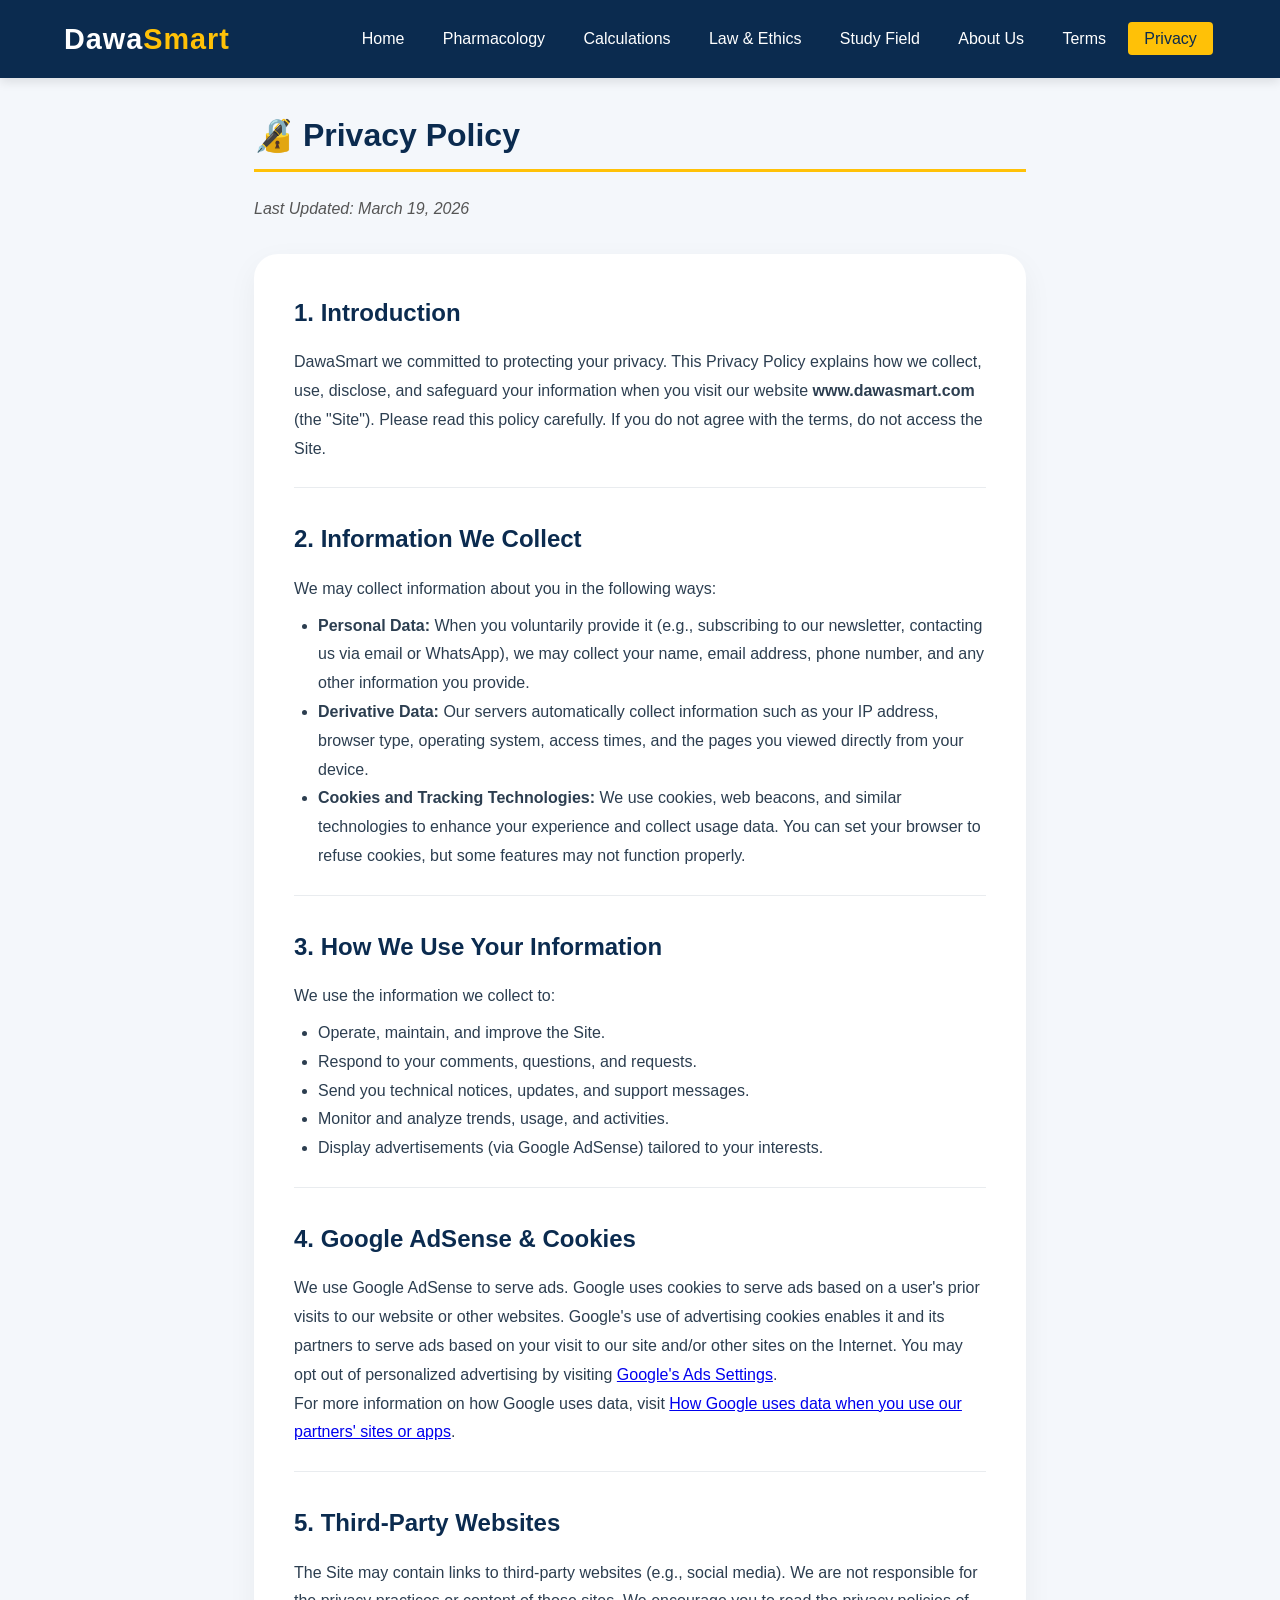
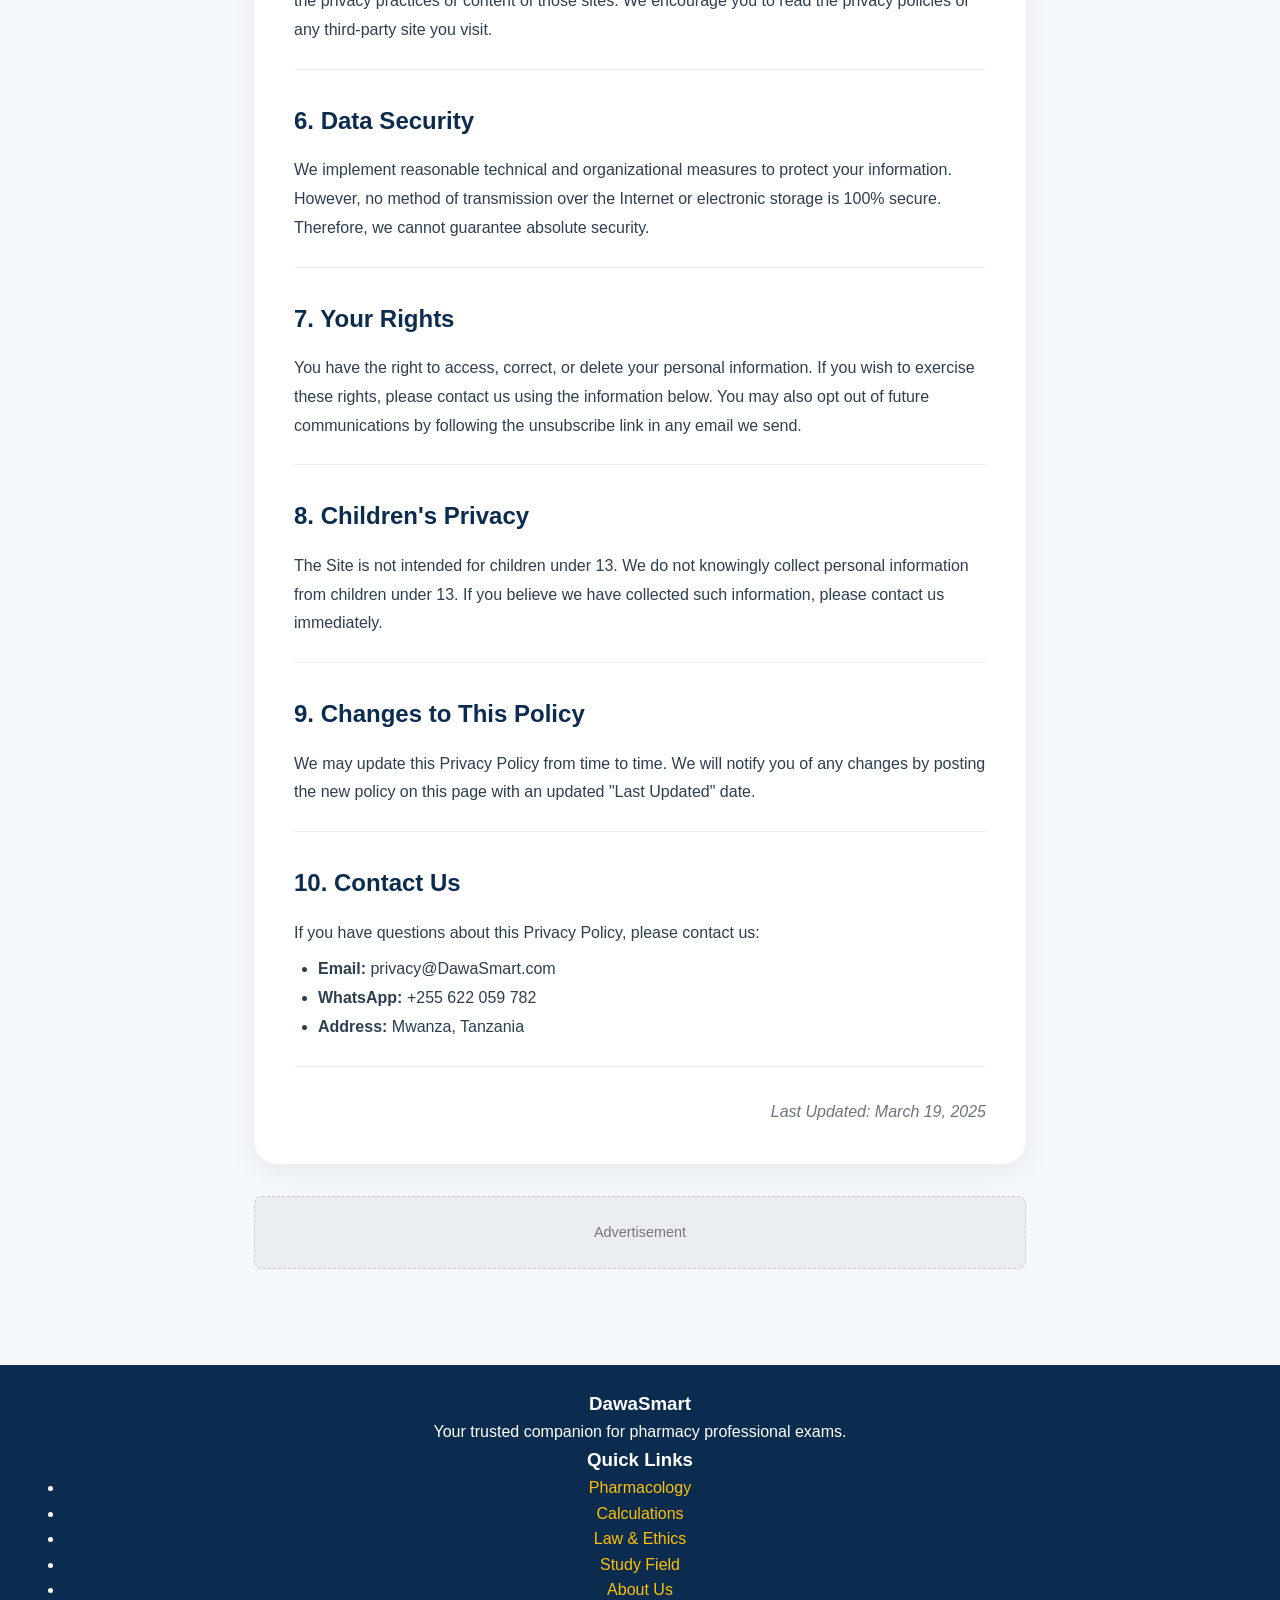
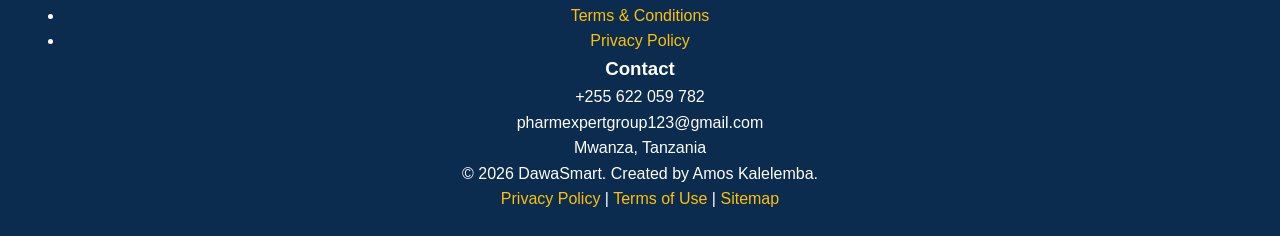
<file: privacy.html>
<!DOCTYPE html>
<html lang="en">
<head>
    <meta charset="UTF-8">
    <meta name="viewport" content="width=device-width, initial-scale=1.0, maximum-scale=1.0, user-scalable=yes">
    <title>DawaSmart- Privacy Policy</title>
    <link rel="stylesheet" href="style.css">
    <!-- Google AdSense placeholder (if needed) -->
    <script async src="https://pagead2.googlesyndication.com/pagead/js/adsbygoogle.js?client=ca-pub-XXXXXXXXXXXXXXXX" crossorigin="anonymous"></script>
    <style>
        /* Additional styling for privacy page */
        .privacy-container {
            background: white;
            border-radius: 24px;
            padding: 2.5rem;
            box-shadow: 0 10px 30px rgba(0,0,0,0.05);
            margin: 2rem 0;
        }
        .privacy-section {
            margin-bottom: 2rem;
            border-bottom: 1px solid #e9ecef;
            padding-bottom: 1.5rem;
        }
        .privacy-section:last-child {
            border-bottom: none;
        }
        .privacy-section h2 {
            color: #0b2b4f;
            font-size: 1.5rem;
            margin-bottom: 1rem;
        }
        .privacy-section p, .privacy-section li {
            line-height: 1.8;
            color: #2c3e50;
        }
        .privacy-section ul {
            margin-left: 1.5rem;
            margin-top: 0.5rem;
        }
        .last-updated {
            text-align: right;
            color: #6c757d;
            font-style: italic;
            margin-top: 2rem;
        }
    </style>
</head>
<body>
    <header>
        <div class="logo">Dawa<span>Smart</span></div>
        <nav class="navbar">
            <ul class="nav-menu">
                <li><a href="index.html">Home</a></li>
                <li><a href="pharmacology.html">Pharmacology</a></li>
                <li><a href="calculations.html">Calculations</a></li>
                <li><a href="law-ethics.html">Law & Ethics</a></li>
                <li><a href="study-field.html">Study Field</a></li>
                <li><a href="about.html">About Us</a></li>
                <li><a href="terms.html">Terms</a></li>
                <li><a href="privacy.html" class="active">Privacy</a></li>
            </ul>
            <div class="hamburger">
                <span class="bar"></span><span class="bar"></span><span class="bar"></span>
            </div>
        </nav>
    </header>

    <main class="content-page">
        <h1>🔏 Privacy Policy</h1>
        <p class="page-description">Last Updated: March 19, 2026</p>

        <div class="privacy-container">
            <div class="privacy-section">
                <h2>1. Introduction</h2>
                <p>DawaSmart we committed to protecting your privacy. This Privacy Policy explains how we collect, use, disclose, and safeguard your information when you visit our website <strong>www.dawasmart.com</strong> (the "Site"). Please read this policy carefully. If you do not agree with the terms, do not access the Site.</p>
            </div>

            <div class="privacy-section">
                <h2>2. Information We Collect</h2>
                <p>We may collect information about you in the following ways:</p>
                <ul>
                    <li><strong>Personal Data:</strong> When you voluntarily provide it (e.g., subscribing to our newsletter, contacting us via email or WhatsApp), we may collect your name, email address, phone number, and any other information you provide.</li>
                    <li><strong>Derivative Data:</strong> Our servers automatically collect information such as your IP address, browser type, operating system, access times, and the pages you viewed directly from your device.</li>
                    <li><strong>Cookies and Tracking Technologies:</strong> We use cookies, web beacons, and similar technologies to enhance your experience and collect usage data. You can set your browser to refuse cookies, but some features may not function properly.</li>
                </ul>
            </div>

            <div class="privacy-section">
                <h2>3. How We Use Your Information</h2>
                <p>We use the information we collect to:</p>
                <ul>
                    <li>Operate, maintain, and improve the Site.</li>
                    <li>Respond to your comments, questions, and requests.</li>
                    <li>Send you technical notices, updates, and support messages.</li>
                    <li>Monitor and analyze trends, usage, and activities.</li>
                    <li>Display advertisements (via Google AdSense) tailored to your interests.</li>
                </ul>
            </div>

            <div class="privacy-section">
                <h2>4. Google AdSense & Cookies</h2>
                <p>We use Google AdSense to serve ads. Google uses cookies to serve ads based on a user's prior visits to our website or other websites. Google's use of advertising cookies enables it and its partners to serve ads based on your visit to our site and/or other sites on the Internet. You may opt out of personalized advertising by visiting <a href="https://www.google.com/settings/ads" target="_blank">Google's Ads Settings</a>.</p>
                <p>For more information on how Google uses data, visit <a href="https://policies.google.com/technologies/partner-sites" target="_blank">How Google uses data when you use our partners' sites or apps</a>.</p>
            </div>

            <div class="privacy-section">
                <h2>5. Third-Party Websites</h2>
                <p>The Site may contain links to third-party websites (e.g., social media). We are not responsible for the privacy practices or content of those sites. We encourage you to read the privacy policies of any third-party site you visit.</p>
            </div>

            <div class="privacy-section">
                <h2>6. Data Security</h2>
                <p>We implement reasonable technical and organizational measures to protect your information. However, no method of transmission over the Internet or electronic storage is 100% secure. Therefore, we cannot guarantee absolute security.</p>
            </div>

            <div class="privacy-section">
                <h2>7. Your Rights</h2>
                <p>You have the right to access, correct, or delete your personal information. If you wish to exercise these rights, please contact us using the information below. You may also opt out of future communications by following the unsubscribe link in any email we send.</p>
            </div>

            <div class="privacy-section">
                <h2>8. Children's Privacy</h2>
                <p>The Site is not intended for children under 13. We do not knowingly collect personal information from children under 13. If you believe we have collected such information, please contact us immediately.</p>
            </div>

            <div class="privacy-section">
                <h2>9. Changes to This Policy</h2>
                <p>We may update this Privacy Policy from time to time. We will notify you of any changes by posting the new policy on this page with an updated "Last Updated" date.</p>
            </div>

            <div class="privacy-section">
                <h2>10. Contact Us</h2>
                <p>If you have questions about this Privacy Policy, please contact us:</p>
                <ul>
                    <li><strong>Email:</strong> privacy@DawaSmart.com</li>
                    <li><strong>WhatsApp:</strong> +255 622 059 782</li>
                    <li><strong>Address:</strong> Mwanza, Tanzania</li>
                </ul>
            </div>

            <div class="last-updated">
                Last Updated: March 19, 2025
            </div>
        </div>

        <!-- Ad space -->
        <div class="ad-banner">
            <p>Advertisement</p>
        </div>
    </main>

    <!-- Advanced Footer (same as other pages) -->
    <footer class="advanced-footer">
        <div class="footer-grid">
            <div class="footer-col">
                <h3>DawaSmart</h3>
                <p>Your trusted companion for pharmacy professional exams.</p>
                <div class="social-links">
                    <a href="#"><i class="fab fa-facebook-f"></i></a>
                    <a href="#"><i class="fab fa-twitter"></i></a>
                    <a href="#"><i class="fab fa-linkedin-in"></i></a>
                    <a href="#"><i class="fab fa-whatsapp"></i></a>
                    <a href="#"><i class="fab fa-youtube"></i></a>
                </div>
            </div>
            <div class="footer-col">
                <h3>Quick Links</h3>
                <ul>
                    <li><a href="pharmacology.html"><i class="fas fa-chevron-right"></i> Pharmacology</a></li>
                    <li><a href="calculations.html"><i class="fas fa-chevron-right"></i> Calculations</a></li>
                    <li><a href="law-ethics.html"><i class="fas fa-chevron-right"></i> Law & Ethics</a></li>
                    <li><a href="study-field.html"><i class="fas fa-chevron-right"></i> Study Field</a></li>
                    <li><a href="about.html"><i class="fas fa-chevron-right"></i> About Us</a></li>
                    <li><a href="terms.html"><i class="fas fa-chevron-right"></i> Terms & Conditions</a></li>
                    <li><a href="privacy.html"><i class="fas fa-chevron-right"></i> Privacy Policy</a></li>
                </ul>
            </div>
            <div class="footer-col">
                <h3>Contact</h3>
                <div class="contact-item"><i class="fas fa-phone-alt"></i> +255 622 059 782</div>
                <div class="contact-item"><i class="fas fa-envelope"></i> pharmexpertgroup123@gmail.com</div>
                <div class="contact-item"><i class="fas fa-map-marker-alt"></i> Mwanza, Tanzania</div>
            </div>
        </div>
        <div class="footer-bottom">
            <div>&copy; 2026 DawaSmart. Created by Amos Kalelemba.</div>
            <div class="footer-bottom-links">
                <a href="privacy.html">Privacy Policy</a> | <a href="terms.html">Terms of Use</a> | <a href="sitemap.xml">Sitemap</a>
            </div>
        </div>
    </footer>

    <script src="script.js"></script>
</body>
</html>
</file>
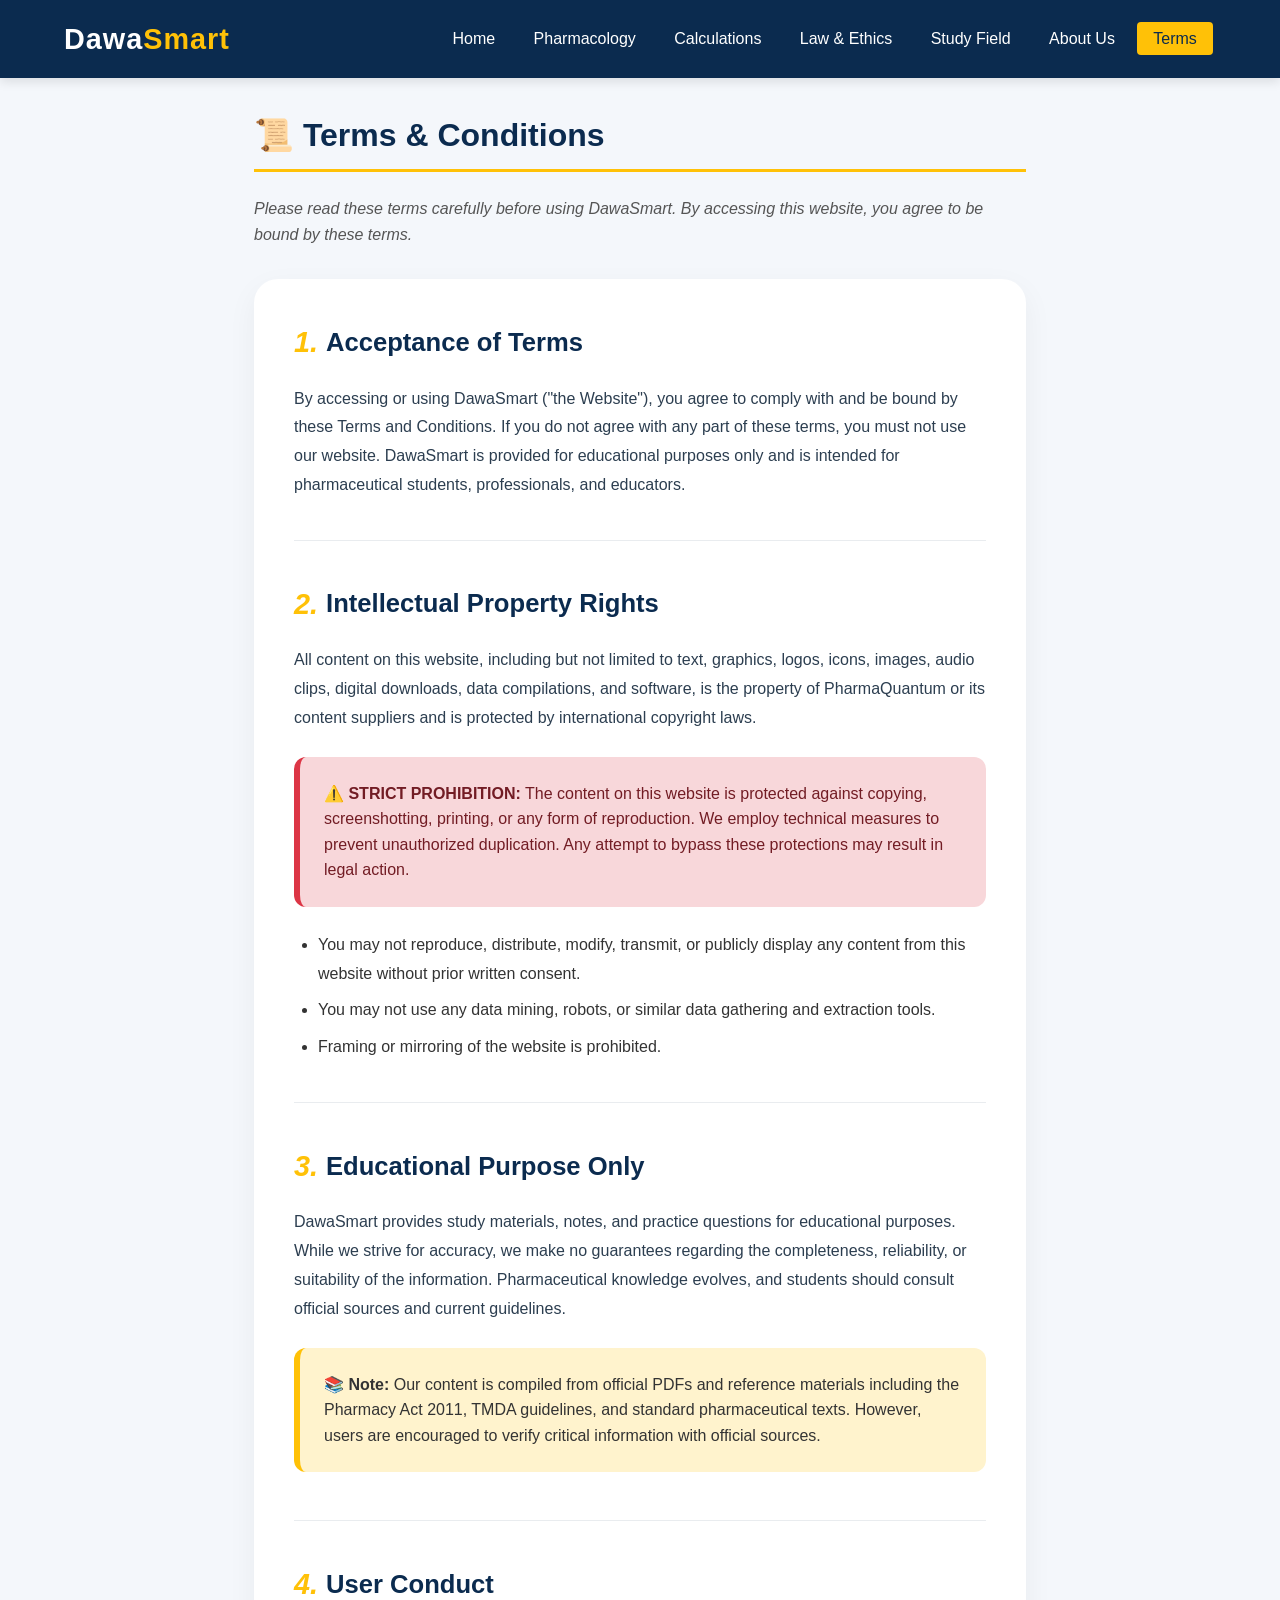
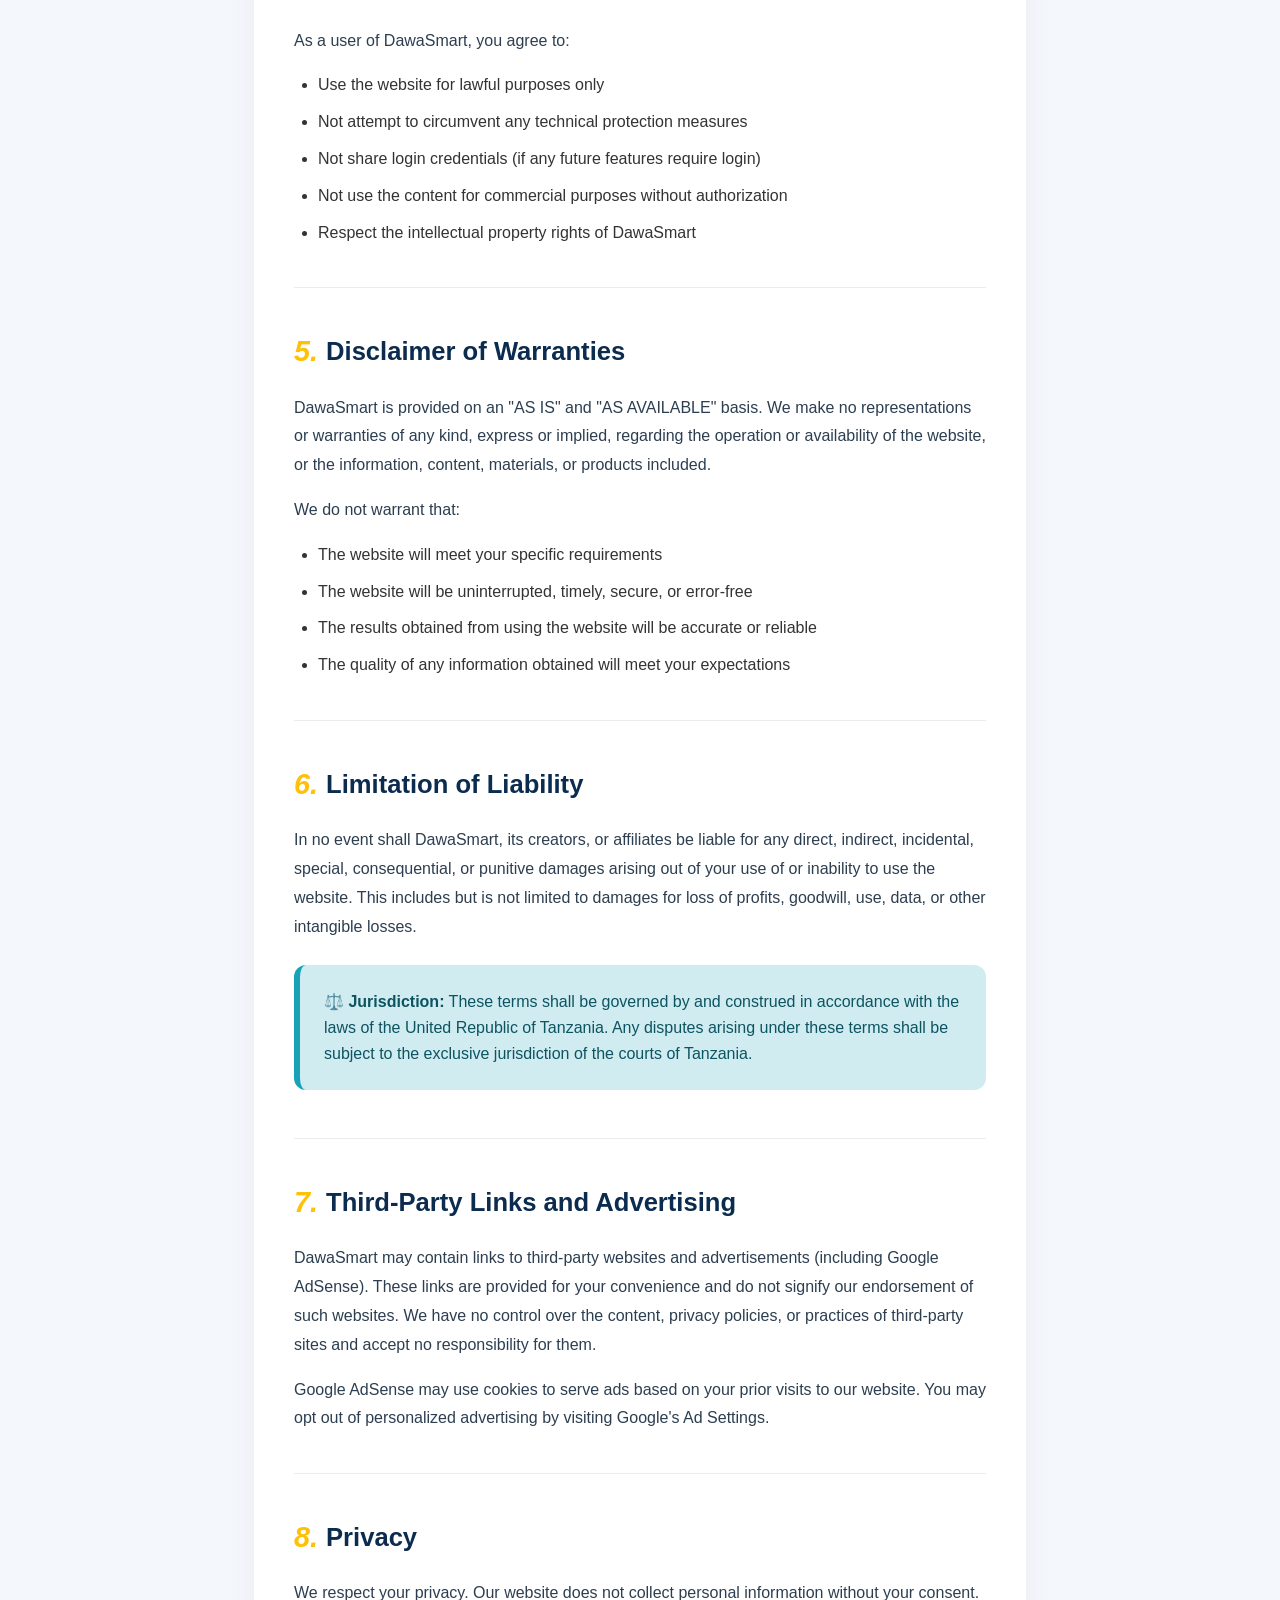
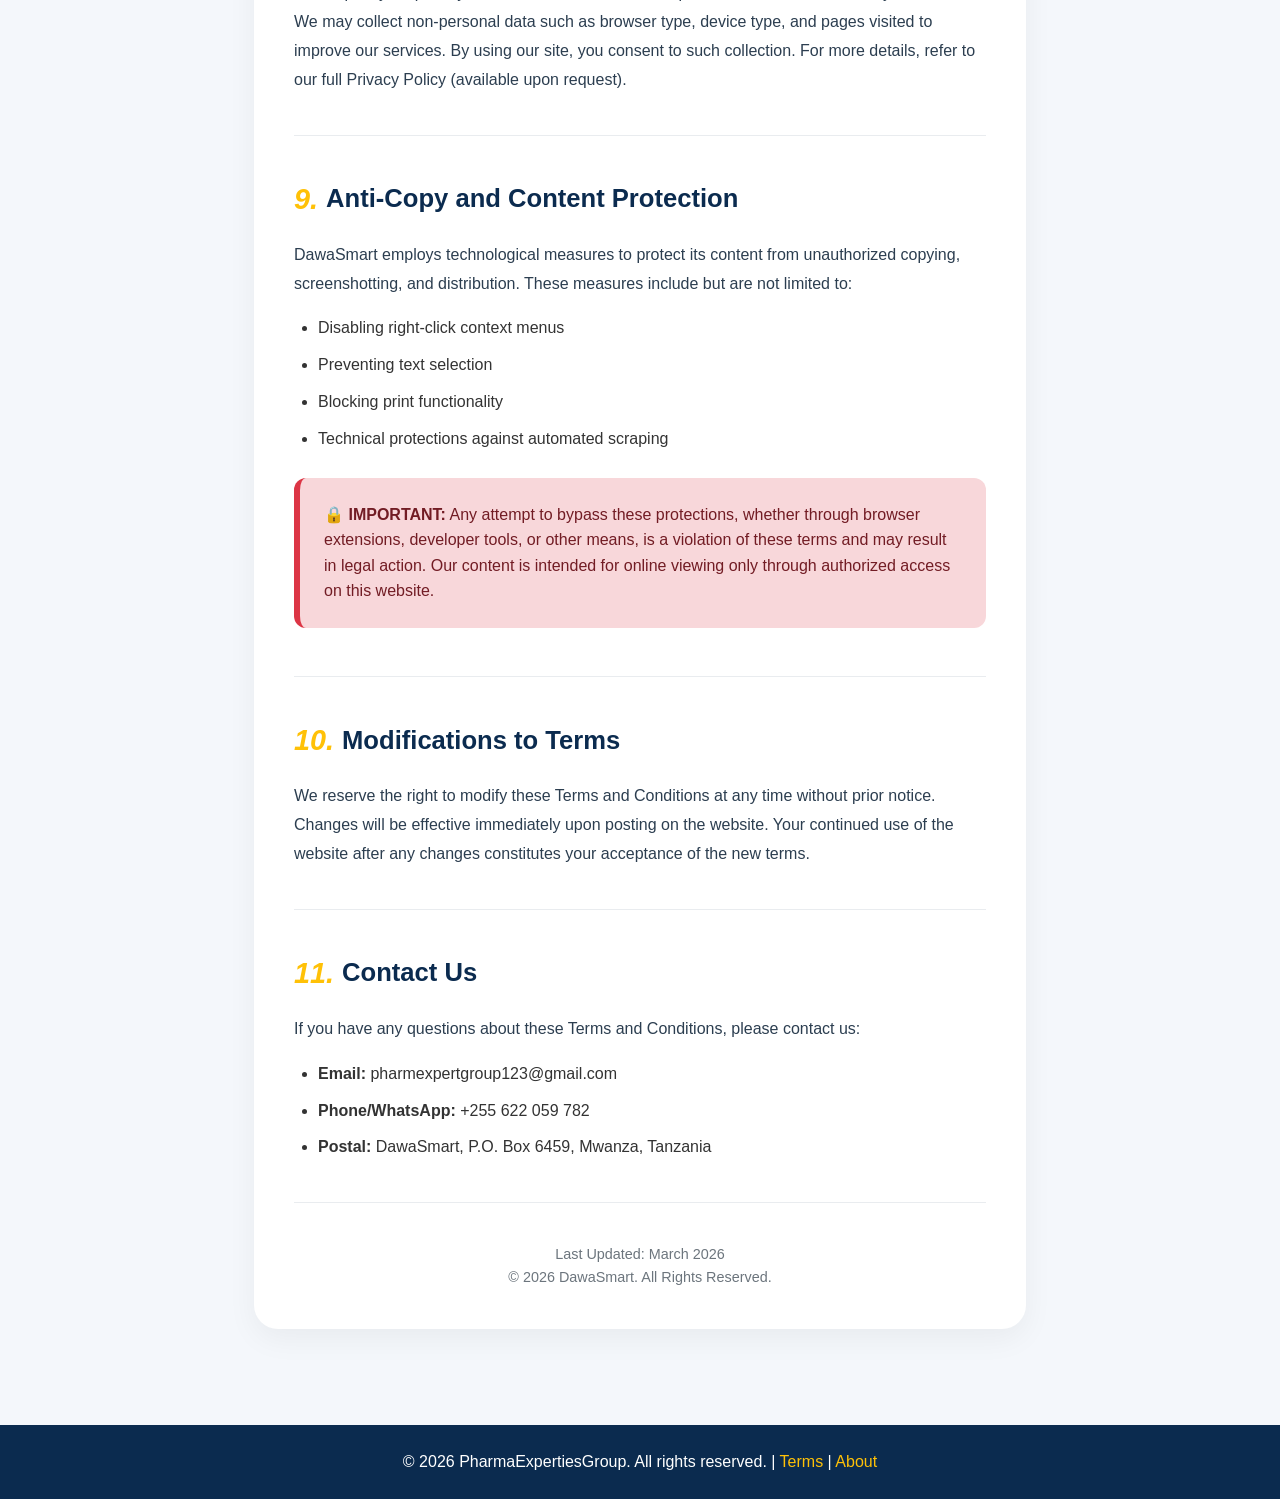
<file: terms.html>
<!DOCTYPE html>
<html lang="en">
<head>
    <meta charset="UTF-8">
    <meta name="viewport" content="width=device-width, initial-scale=1.0, maximum-scale=1.0, user-scalable=yes">
    <title>DawaSmart- Terms & Conditions</title>
    <link rel="stylesheet" href="style.css">
    <!-- Google AdSense placeholder -->
    <script async src="https://pagead2.googlesyndication.com/pagead/js/adsbygoogle.js?client=ca-pub-XXXXXXXXXXXXXXXX" crossorigin="anonymous"></script>
    <style>
        /* Terms page specific styling */
        .terms-container {
            background: white;
            border-radius: 24px;
            padding: 2.5rem;
            box-shadow: 0 10px 30px rgba(0,0,0,0.05);
            margin: 2rem 0;
        }
        .terms-section {
            margin-bottom: 2.5rem;
            border-bottom: 1px solid #e9ecef;
            padding-bottom: 1.5rem;
        }
        .terms-section:last-child {
            border-bottom: none;
        }
        .terms-section h2 {
            color: #0b2b4f;
            font-size: 1.6rem;
            margin-bottom: 1.2rem;
            display: flex;
            align-items: center;
            gap: 0.5rem;
        }
        .terms-section h2 i {
            font-size: 1.8rem;
            color: #ffc107;
        }
        .terms-section p {
            line-height: 1.8;
            color: #2c3e50;
            margin-bottom: 1rem;
        }
        .terms-section ul, .terms-section ol {
            margin-left: 1.5rem;
            margin-bottom: 1rem;
            line-height: 1.8;
        }
        .terms-section li {
            margin-bottom: 0.5rem;
        }
        .highlight-box {
            background: #fff3cd;
            border-left: 6px solid #ffc107;
            padding: 1.5rem;
            border-radius: 12px;
            margin: 1.5rem 0;
        }
        .warning-box {
            background: #f8d7da;
            border-left: 6px solid #dc3545;
            padding: 1.5rem;
            border-radius: 12px;
            margin: 1.5rem 0;
            color: #721c24;
        }
        .info-box {
            background: #d1ecf1;
            border-left: 6px solid #17a2b8;
            padding: 1.5rem;
            border-radius: 12px;
            margin: 1.5rem 0;
            color: #0c5460;
        }
        .terms-footer {
            margin-top: 2rem;
            text-align: center;
            color: #6c757d;
            font-size: 0.9rem;
        }
    </style>
</head>
<body>
    <header>
        <div class="logo">Dawa<span>Smart</span></div>
        <nav class="navbar">
            <ul class="nav-menu">
                <li><a href="index.html">Home</a></li>
                <li><a href="pharmacology.html">Pharmacology</a></li>
                <li><a href="calculations.html">Calculations</a></li>
                <li><a href="law-ethics.html">Law & Ethics</a></li>
                <li><a shref="study-field.html">Study Field</a></li>
                <li><a href="about.html">About Us</a></li>
                <li><a href="terms.html" class="active">Terms</a></li>
            </ul>
            <div class="hamburger">
                <span class="bar"></span><span class="bar"></span><span class="bar"></span>
            </div>
        </nav>
    </header>

    <main class="content-page">
        <h1>📜 Terms & Conditions</h1>
        <p class="page-description">Please read these terms carefully before using DawaSmart. By accessing this website, you agree to be bound by these terms.</p>

        <div class="terms-container">
            <!-- Section 1: Acceptance -->
            <div class="terms-section">
                <h2><i>1.</i> Acceptance of Terms</h2>
                <p>By accessing or using DawaSmart ("the Website"), you agree to comply with and be bound by these Terms and Conditions. If you do not agree with any part of these terms, you must not use our website. DawaSmart is provided for educational purposes only and is intended for pharmaceutical students, professionals, and educators.</p>
            </div>

            <!-- Section 2: Intellectual Property -->
            <div class="terms-section">
                <h2><i>2.</i> Intellectual Property Rights</h2>
                <p>All content on this website, including but not limited to text, graphics, logos, icons, images, audio clips, digital downloads, data compilations, and software, is the property of PharmaQuantum or its content suppliers and is protected by international copyright laws.</p>
                <div class="warning-box">
                    <strong>⚠️ STRICT PROHIBITION:</strong> The content on this website is protected against copying, screenshotting, printing, or any form of reproduction. We employ technical measures to prevent unauthorized duplication. Any attempt to bypass these protections may result in legal action.
                </div>
                <ul>
                    <li>You may not reproduce, distribute, modify, transmit, or publicly display any content from this website without prior written consent.</li>
                    <li>You may not use any data mining, robots, or similar data gathering and extraction tools.</li>
                    <li>Framing or mirroring of the website is prohibited.</li>
                </ul>
            </div>

            <!-- Section 3: Educational Purpose Disclaimer -->
            <div class="terms-section">
                <h2><i>3.</i> Educational Purpose Only</h2>
                <p>DawaSmart provides study materials, notes, and practice questions for educational purposes. While we strive for accuracy, we make no guarantees regarding the completeness, reliability, or suitability of the information. Pharmaceutical knowledge evolves, and students should consult official sources and current guidelines.</p>
                <div class="highlight-box">
                    <strong>📚 Note:</strong> Our content is compiled from official PDFs and reference materials including the Pharmacy Act 2011, TMDA guidelines, and standard pharmaceutical texts. However, users are encouraged to verify critical information with official sources.
                </div>
            </div>

            <!-- Section 4: User Conduct -->
            <div class="terms-section">
                <h2><i>4.</i> User Conduct</h2>
                <p>As a user of DawaSmart, you agree to:</p>
                <ul>
                    <li>Use the website for lawful purposes only</li>
                    <li>Not attempt to circumvent any technical protection measures</li>
                    <li>Not share login credentials (if any future features require login)</li>
                    <li>Not use the content for commercial purposes without authorization</li>
                    <li>Respect the intellectual property rights of DawaSmart</li>
                </ul>
            </div>

            <!-- Section 5: Disclaimer of Warranties -->
            <div class="terms-section">
                <h2><i>5.</i> Disclaimer of Warranties</h2>
                <p>DawaSmart is provided on an "AS IS" and "AS AVAILABLE" basis. We make no representations or warranties of any kind, express or implied, regarding the operation or availability of the website, or the information, content, materials, or products included.</p>
                <p>We do not warrant that:</p>
                <ul>
                    <li>The website will meet your specific requirements</li>
                    <li>The website will be uninterrupted, timely, secure, or error-free</li>
                    <li>The results obtained from using the website will be accurate or reliable</li>
                    <li>The quality of any information obtained will meet your expectations</li>
                </ul>
            </div>

            <!-- Section 6: Limitation of Liability -->
            <div class="terms-section">
                <h2><i>6.</i> Limitation of Liability</h2>
                <p>In no event shall DawaSmart, its creators, or affiliates be liable for any direct, indirect, incidental, special, consequential, or punitive damages arising out of your use of or inability to use the website. This includes but is not limited to damages for loss of profits, goodwill, use, data, or other intangible losses.</p>
                <div class="info-box">
                    <strong>⚖️ Jurisdiction:</strong> These terms shall be governed by and construed in accordance with the laws of the United Republic of Tanzania. Any disputes arising under these terms shall be subject to the exclusive jurisdiction of the courts of Tanzania.
                </div>
            </div>

            <!-- Section 7: Third-Party Links & Ads -->
            <div class="terms-section">
                <h2><i>7.</i> Third-Party Links and Advertising</h2>
                <p>DawaSmart may contain links to third-party websites and advertisements (including Google AdSense). These links are provided for your convenience and do not signify our endorsement of such websites. We have no control over the content, privacy policies, or practices of third-party sites and accept no responsibility for them.</p>
                <p>Google AdSense may use cookies to serve ads based on your prior visits to our website. You may opt out of personalized advertising by visiting Google's Ad Settings.</p>
            </div>

            <!-- Section 8: Privacy -->
            <div class="terms-section">
                <h2><i>8.</i> Privacy</h2>
                <p>We respect your privacy. Our website does not collect personal information without your consent. We may collect non-personal data such as browser type, device type, and pages visited to improve our services. By using our site, you consent to such collection. For more details, refer to our full Privacy Policy (available upon request).</p>
            </div>

            <!-- Section 9: Anti-Copy Measures -->
            <div class="terms-section">
                <h2><i>9.</i> Anti-Copy and Content Protection</h2>
                <p>DawaSmart employs technological measures to protect its content from unauthorized copying, screenshotting, and distribution. These measures include but are not limited to:</p>
                <ul>
                    <li>Disabling right-click context menus</li>
                    <li>Preventing text selection</li>
                    <li>Blocking print functionality</li>
                    <li>Technical protections against automated scraping</li>
                </ul>
                <div class="warning-box">
                    <strong>🔒 IMPORTANT:</strong> Any attempt to bypass these protections, whether through browser extensions, developer tools, or other means, is a violation of these terms and may result in legal action. Our content is intended for online viewing only through authorized access on this website.
                </div>
            </div>

            <!-- Section 10: Modifications -->
            <div class="terms-section">
                <h2><i>10.</i> Modifications to Terms</h2>
                <p>We reserve the right to modify these Terms and Conditions at any time without prior notice. Changes will be effective immediately upon posting on the website. Your continued use of the website after any changes constitutes your acceptance of the new terms.</p>
            </div>

            <!-- Section 11: Contact Information -->
            <div class="terms-section">
                <h2><i>11.</i> Contact Us</h2>
                <p>If you have any questions about these Terms and Conditions, please contact us:</p>
                <ul>
                    <li><strong>Email:</strong> pharmexpertgroup123@gmail.com</li>
                    <li><strong>Phone/WhatsApp:</strong> +255 622 059 782</li>
                    <li><strong>Postal:</strong> DawaSmart, P.O. Box 6459, Mwanza, Tanzania</li>
                </ul>
            </div>


            <!-- Last Updated -->
            <div class="terms-footer">
                <p>Last Updated: March 2026</p>
                <p>© 2026 DawaSmart. All Rights Reserved.</p>
            </div>
        </div>

        <!-- Ad space 
        <div class="ad-banner">
            <p>Advertisement</p>
        </div>
         -->
    </main>

    <footer>
        <p>&copy; 2026 PharmaExpertiesGroup. All rights reserved. | <a href="terms.html">Terms</a> | <a href="about.html">About</a></p>
    </footer>

    <script src="script.js"></script>
    <script>
        (function() {
            window.addEventListener('beforeprint', (e) => {
                e.preventDefault();
                alert('Printing is disabled on this site.');
            });
            document.body.style.webkitUserSelect = 'none';
            document.body.style.userSelect = 'none';
        })();
    </script>
</body>
</html>
</file>
<file: style.css>
/* ===== RESET & BASE ===== */
* {
    margin: 0;
    padding: 0;
    box-sizing: border-box;
}

body {
    font-family: 'Segoe UI', Tahoma, Geneva, Verdana, sans-serif;
    line-height: 1.6;
    color: #333;
    background: #f4f7fb;
    /* Disable text selection */
    user-select: none;
    -webkit-user-select: none;
    -moz-user-select: none;
    -ms-user-select: none;
}

/* ===== HEADER & NAVIGATION ===== */
header {
    background: #0b2b4f;
    color: white;
    padding: 1rem 5%;
    display: flex;
    justify-content: space-between;
    align-items: center;
    flex-wrap: wrap;
    position: sticky;
    top: 0;
    z-index: 100;
    box-shadow: 0 4px 10px rgba(0,0,0,0.1);
}

.logo {
    font-size: 1.8rem;
    font-weight: 700;
    letter-spacing: 1px;
}
.logo span {
    color: #ffc107;
}

.navbar ul {
    display: flex;
    list-style: none;
}
.navbar ul li a {
    color: white;
    text-decoration: none;
    padding: 0.5rem 1rem;
    margin: 0 0.2rem;
    border-radius: 4px;
    transition: background 0.3s, color 0.3s;
    font-weight: 500;
}
.navbar ul li a:hover,
.navbar ul li a.active {
    background: #ffc107;
    color: #0b2b4f;
}

.hamburger {
    display: none;
    flex-direction: column;
    cursor: pointer;
}
.hamburger .bar {
    width: 25px;
    height: 3px;
    background: white;
    margin: 3px 0;
    transition: 0.4s;
}

/* ===== MAIN & HERO ===== */
main {
    min-height: 70vh;
    padding: 2rem 5%;
}

.hero {
    text-align: center;
    margin: 2rem 0 3rem;
}
.hero h1 {
    font-size: 2.5rem;
    color: #0b2b4f;
    margin-bottom: 1rem;
}
.hero p {
    font-size: 1.2rem;
    max-width: 800px;
    margin: 0 auto 2rem;
    color: #555;
}
.cta-btn {
    background: #0b2b4f;
    color: white;
    padding: 0.8rem 2rem;
    text-decoration: none;
    border-radius: 50px;
    font-weight: 600;
    transition: background 0.3s, transform 0.2s;
    display: inline-block;
}
.cta-btn:hover {
    background: #ffc107;
    color: #0b2b4f;
    transform: scale(1.05);
}

/* ===== MODULES GRID (HOME) ===== */
.modules-grid {
    display: grid;
    grid-template-columns: repeat(auto-fit, minmax(250px, 1fr));
    gap: 2rem;
    margin: 3rem 0;
}
.module-card {
    background: white;
    padding: 2rem 1.5rem;
    border-radius: 10px;
    box-shadow: 0 5px 15px rgba(0,0,0,0.1);
    transition: transform 0.3s, box-shadow 0.3s;
    cursor: pointer;
    text-align: center;
}
.module-card:hover {
    transform: translateY(-5px);
    box-shadow: 0 10px 25px rgba(0,0,0,0.15);
}
.module-card h2 {
    color: #0b2b4f;
    margin-bottom: 0.5rem;
    font-size: 1.5rem;
}
.module-card p {
    color: #666;
    font-size: 0.95rem;
}

/* ===== CONTENT PAGES ===== */
.content-page {
    max-width: 900px;
    margin: 0 auto;
}
.content-page h1 {
    color: #0b2b4f;
    border-bottom: 3px solid #ffc107;
    padding-bottom: 0.5rem;
    margin-bottom: 1.5rem;
}
.page-description {
    font-style: italic;
    margin-bottom: 2rem;
    color: #555;
}
.qa-block {
    background: white;
    border-radius: 10px;
    padding: 1.5rem;
    margin-bottom: 2rem;
    box-shadow: 0 2px 5px rgba(0,0,0,0.05);
    border-left: 5px solid #0b2b4f;
}
.qa-block h2 {
    color: #0b2b4f;
    font-size: 1.3rem;
    margin-bottom: 1rem;
}
.solution {
    background: #f8f9fc;
    padding: 1rem;
    border-radius: 8px;
    margin-top: 1rem;
}
.solution ul {
    margin-left: 1.5rem;
}

/* ===== AD BANNER ===== */
.ad-banner {
    background: #eaeef3;
    text-align: center;
    padding: 1.5rem;
    margin: 2rem 0;
    border-radius: 8px;
    color: #777;
    font-size: 0.9rem;
    border: 1px dashed #ccc;
}

/* ===== FOOTER ===== */
footer {
    background: #0b2b4f;
    color: white;
    text-align: center;
    padding: 1.5rem 5%;
    margin-top: 2rem;
}
footer a {
    color: #ffc107;
    text-decoration: none;
}

/* ===== RESPONSIVE DESIGN ===== */
@media (max-width: 768px) {
    .hamburger {
        display: flex;
    }
    .nav-menu {
        position: fixed;
        left: -100%;
        top: 70px;
        flex-direction: column;
        background: #0b2b4f;
        width: 100%;
        text-align: center;
        transition: 0.3s;
        box-shadow: 0 10px 10px rgba(0,0,0,0.1);
        padding: 1rem 0;
    }
    .nav-menu.active {
        left: 0;
    }
    .navbar ul li {
        margin: 1rem 0;
    }
    .hero h1 {
        font-size: 2rem;
    }

}
</file>
